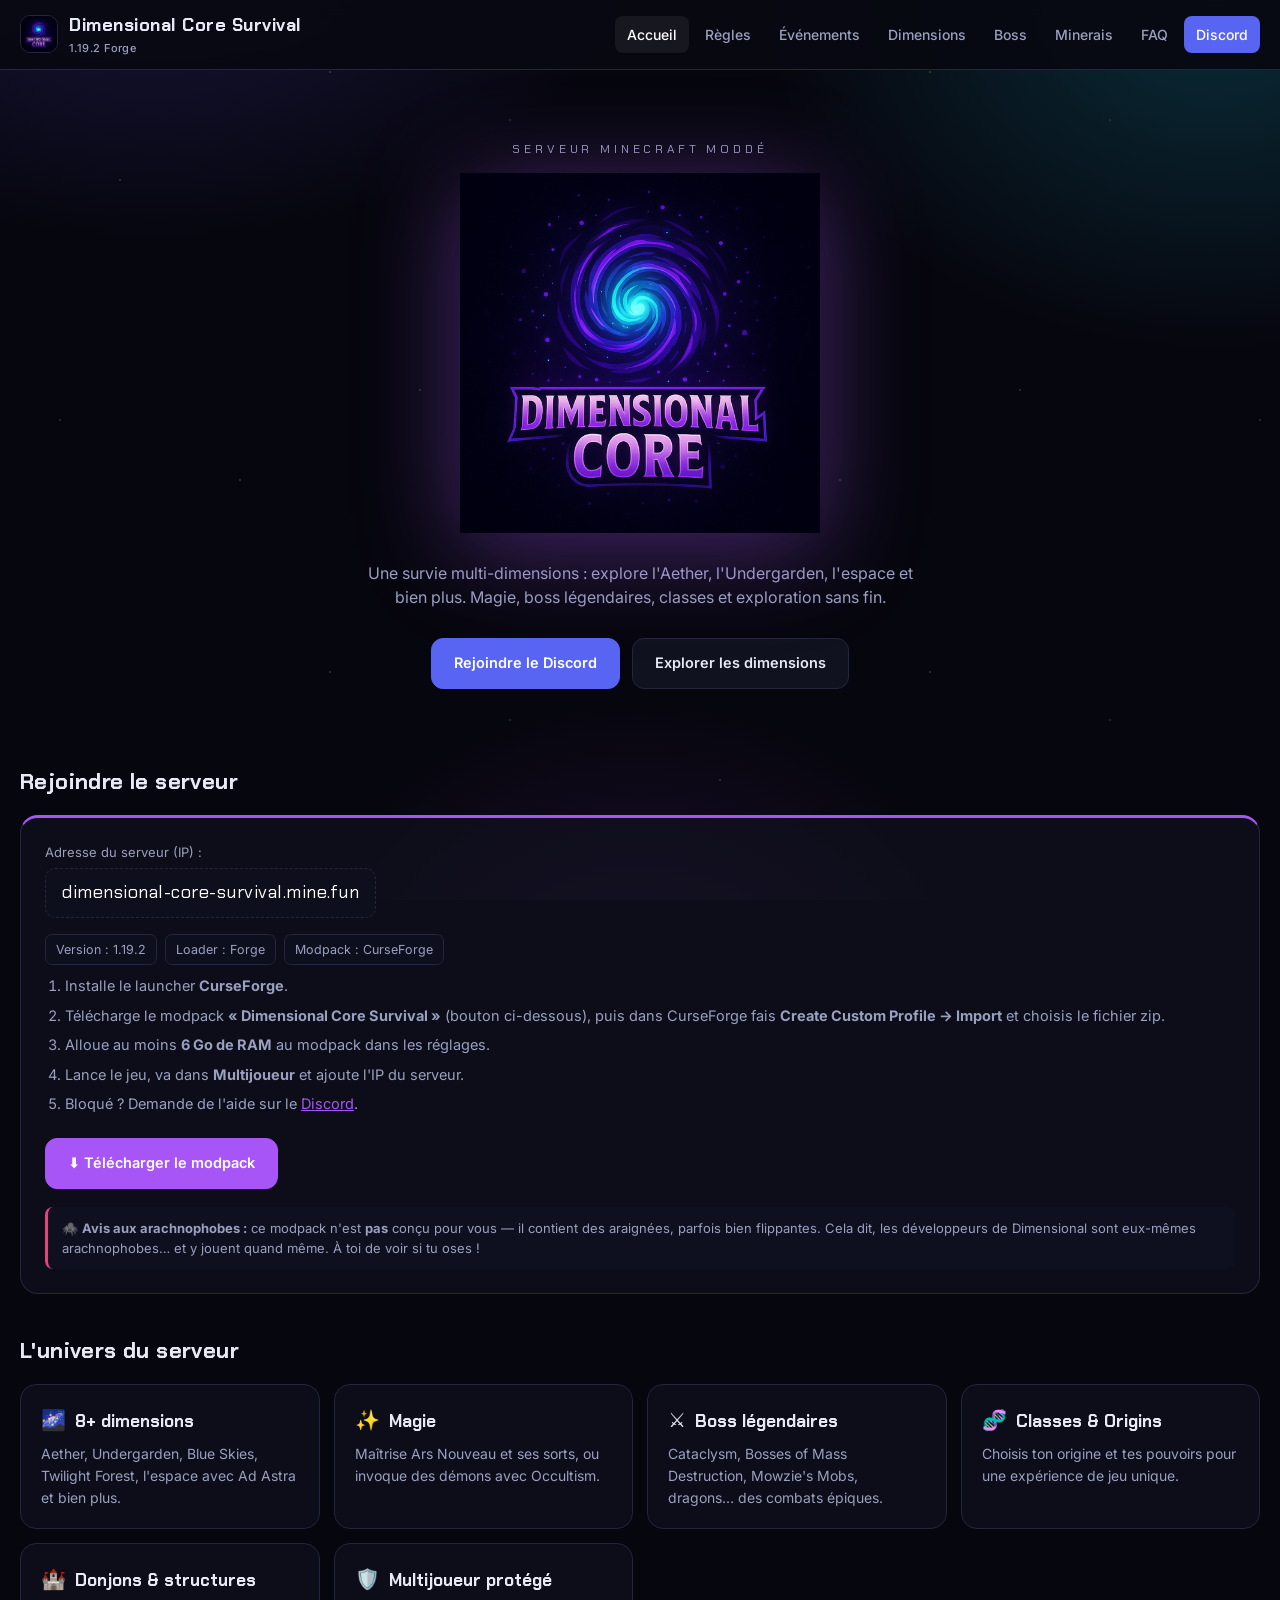
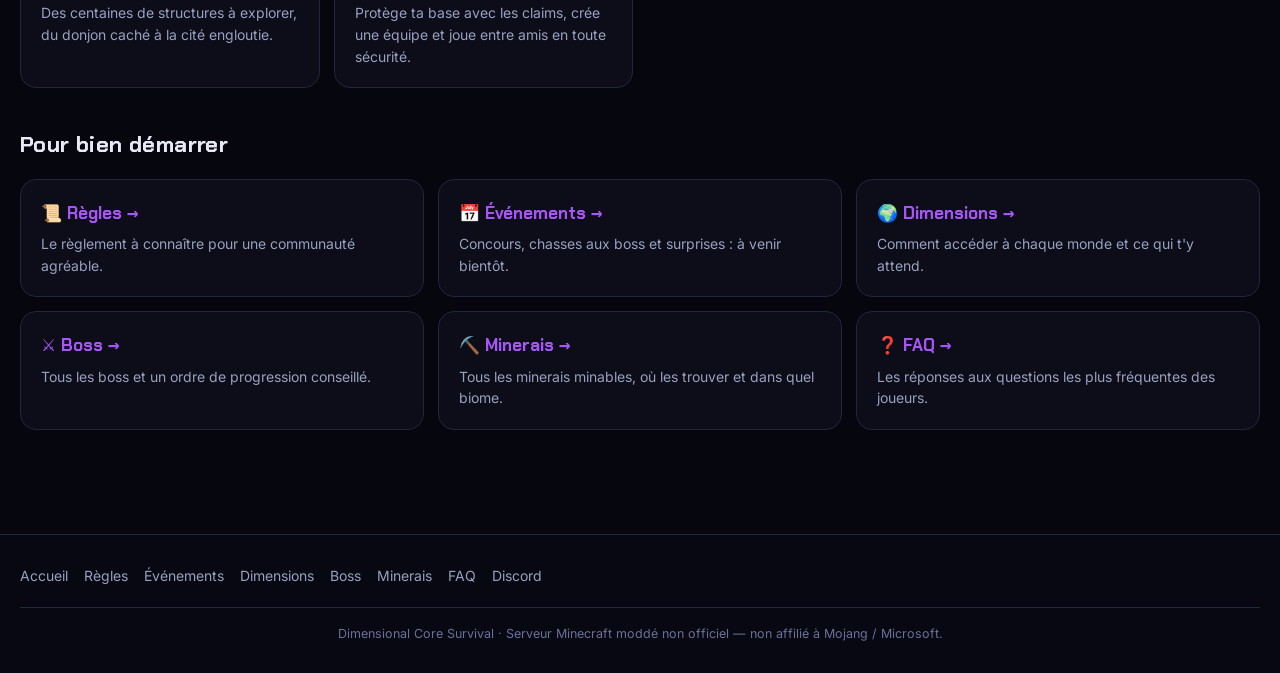
<file: index.html>
<!DOCTYPE html>
<html lang="fr">
<head>
<meta charset="UTF-8">
<meta name="viewport" content="width=device-width, initial-scale=1.0">
<title>Dimensional Core Survival — Serveur Minecraft moddé</title>
<meta name="description" content="Serveur Minecraft moddé multi-dimensions : magie, boss, exploration. Rejoins l'aventure Dimensional Core Survival.">
<link rel="preconnect" href="https://fonts.googleapis.com">
<link rel="preconnect" href="https://fonts.gstatic.com" crossorigin>
<link href="https://fonts.googleapis.com/css2?family=Chakra+Petch:wght@500;600;700&family=Inter:wght@400;500;600&display=swap" rel="stylesheet">
<link rel="icon" href="logo.png">
<link rel="stylesheet" href="style.css">
</head>
<body>
<div class="stars"></div>

<header class="site-head">
  <nav class="nav">
    <a class="brand" href="index.html"><span class="mark"><img src="logo.png" alt="Dimensional Core"></span><span>Dimensional Core Survival<small>1.19.2 Forge</small></span></a>
    <button class="burger" id="burger" aria-label="Menu"><span></span></button>
    <div class="nav-links" id="navlinks">
      <a href="index.html" class="active">Accueil</a>
      <a href="regles.html">Règles</a>
      <a href="evenements.html">Événements</a>
      <a href="dimensions.html">Dimensions</a>
      <a href="boss.html">Boss</a>
      <a href="minerais.html">Minerais</a>
      <a href="faq.html">FAQ</a>
      <a class="discord" href="https://discord.gg/F83tMfH5z" target="_blank" rel="noopener">Discord</a>
    </div>
  </nav>
</header>

<div class="wrap">

  <header class="hero">
    <div class="eyebrow">Serveur Minecraft moddé</div>
    <h1 class="hero-brand">
      <img class="hero-logo" src="logo.png" alt="Dimensional Core Survival">
    </h1>
    <p class="lead">Une survie multi-dimensions : explore l'Aether, l'Undergarden, l'espace et bien plus. Magie, boss légendaires, classes et exploration sans fin.</p>
    <div class="cta">
      <a class="btn discord" href="https://discord.gg/F83tMfH5z" target="_blank" rel="noopener">Rejoindre le Discord</a>
      <a class="btn" href="dimensions.html">Explorer les dimensions</a>
    </div>
  </header>

  <!-- REJOINDRE -->
  <section class="block" id="rejoindre">
    <h2>Rejoindre le serveur</h2>
    <div class="join">
      <p style="margin:0;color:var(--muted);font-size:13px">Adresse du serveur (IP) :</p>
      <div class="ipline">
        <span class="ipchip">dimensional-core-survival.mine.fun</span>
      </div>
      <div class="meta">
        <span>Version : 1.19.2</span>
        <span>Loader : Forge</span>
        <span>Modpack : CurseForge</span>
      </div>
      <ol class="steps">
        <li>Installe le launcher <b>CurseForge</b>.</li>
        <li>Télécharge le modpack <b>« Dimensional Core Survival »</b> (bouton ci-dessous), puis dans CurseForge fais <b>Create Custom Profile → Import</b> et choisis le fichier zip.</li>
        <li>Alloue au moins <b>6 Go de RAM</b> au modpack dans les réglages.</li>
        <li>Lance le jeu, va dans <b>Multijoueur</b> et ajoute l'IP du serveur.</li>
        <li>Bloqué ? Demande de l'aide sur le <a href="https://discord.gg/F83tMfH5z" target="_blank" rel="noopener">Discord</a>.</li>
      </ol>
      <a class="btn primary" href="modpack.zip" download="Dimensional-Core-Survival.zip" style="margin-top:16px">⬇ Télécharger le modpack</a>
      <div class="note" style="--accent:#e0457b;margin-top:18px">🕷️ <b>Avis aux arachnophobes :</b> ce modpack n'est <b>pas</b> conçu pour vous — il contient des araignées, parfois bien flippantes. Cela dit, les développeurs de Dimensional sont eux-mêmes arachnophobes… et y jouent quand même. À toi de voir si tu oses !</div>
    </div>
  </section>

  <!-- UNIVERS -->
  <section class="block">
    <h2>L'univers du serveur</h2>
    <div class="grid cols-3">
      <div class="card"><h3><span class="ic">🌌</span> 8+ dimensions</h3><p>Aether, Undergarden, Blue Skies, Twilight Forest, l'espace avec Ad Astra et bien plus.</p></div>
      <div class="card"><h3><span class="ic">✨</span> Magie</h3><p>Maîtrise Ars Nouveau et ses sorts, ou invoque des démons avec Occultism.</p></div>
      <div class="card"><h3><span class="ic">⚔️</span> Boss légendaires</h3><p>Cataclysm, Bosses of Mass Destruction, Mowzie's Mobs, dragons… des combats épiques.</p></div>
      <div class="card"><h3><span class="ic">🧬</span> Classes &amp; Origins</h3><p>Choisis ton origine et tes pouvoirs pour une expérience de jeu unique.</p></div>
      <div class="card"><h3><span class="ic">🏰</span> Donjons &amp; structures</h3><p>Des centaines de structures à explorer, du donjon caché à la cité engloutie.</p></div>
      <div class="card"><h3><span class="ic">🛡️</span> Multijoueur protégé</h3><p>Protège ta base avec les claims, crée une équipe et joue entre amis en toute sécurité.</p></div>
    </div>
  </section>

  <!-- LIENS RAPIDES -->
  <section class="block section-pad">
    <h2>Pour bien démarrer</h2>
    <div class="grid cols-2">
      <a class="card" href="regles.html" style="text-decoration:none"><h3>📜 Règles →</h3><p>Le règlement à connaître pour une communauté agréable.</p></a>
      <a class="card" href="evenements.html" style="text-decoration:none"><h3>📅 Événements →</h3><p>Concours, chasses aux boss et surprises : à venir bientôt.</p></a>
      <a class="card" href="dimensions.html" style="text-decoration:none"><h3>🌍 Dimensions →</h3><p>Comment accéder à chaque monde et ce qui t'y attend.</p></a>
      <a class="card" href="boss.html" style="text-decoration:none"><h3>⚔️ Boss →</h3><p>Tous les boss et un ordre de progression conseillé.</p></a>
      <a class="card" href="minerais.html" style="text-decoration:none"><h3>⛏️ Minerais →</h3><p>Tous les minerais minables, où les trouver et dans quel biome.</p></a>
      <a class="card" href="faq.html" style="text-decoration:none"><h3>❓ FAQ →</h3><p>Les réponses aux questions les plus fréquentes des joueurs.</p></a>
    </div>
  </section>

</div>

<footer class="site-foot">
  <div class="foot-inner">
    <div class="links">
      <a href="index.html">Accueil</a><a href="regles.html">Règles</a><a href="evenements.html">Événements</a><a href="dimensions.html">Dimensions</a><a href="boss.html">Boss</a><a href="minerais.html">Minerais</a><a href="faq.html">FAQ</a><a class="discord" href="https://discord.gg/F83tMfH5z" target="_blank" rel="noopener">Discord</a>
    </div>
    <div class="small">Dimensional Core Survival · Serveur Minecraft moddé non officiel — non affilié à Mojang / Microsoft.</div>
  </div>
</footer>

<script src="script.js"></script>
</body>
</html>
</file>
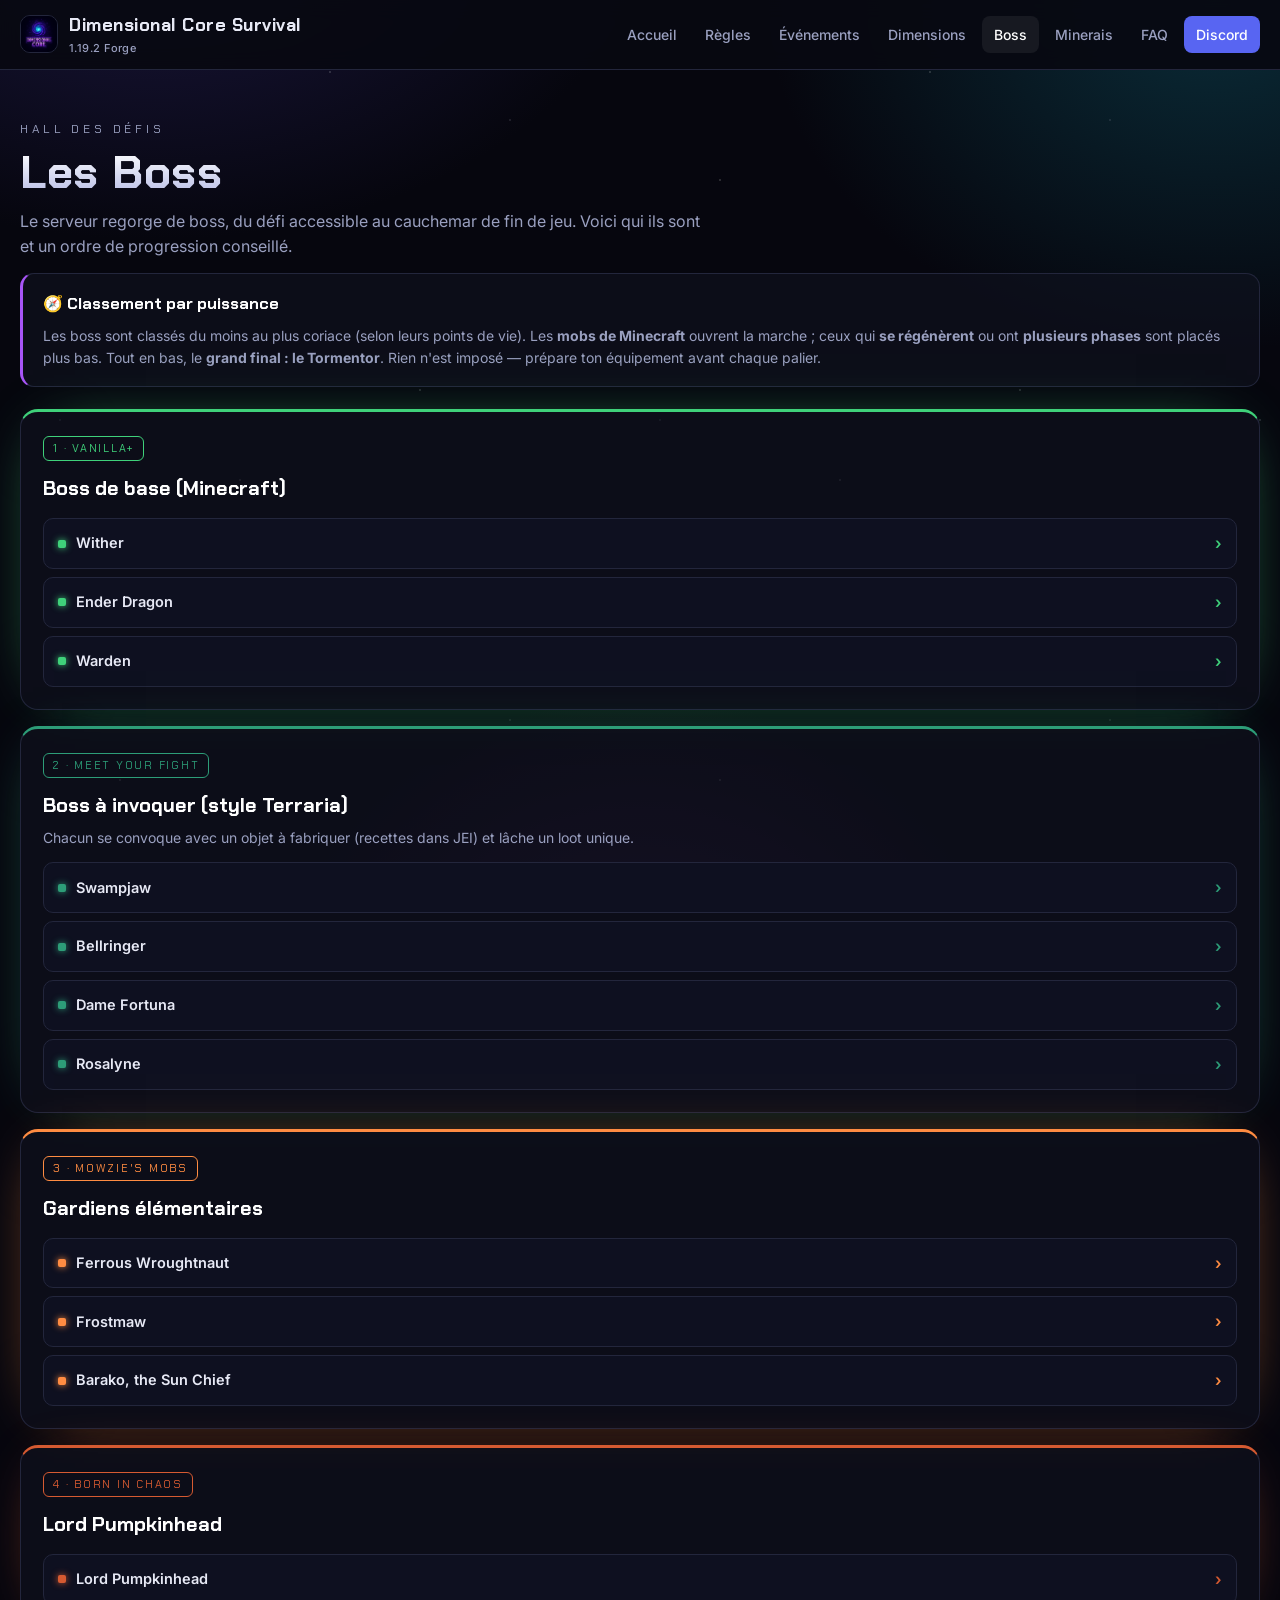
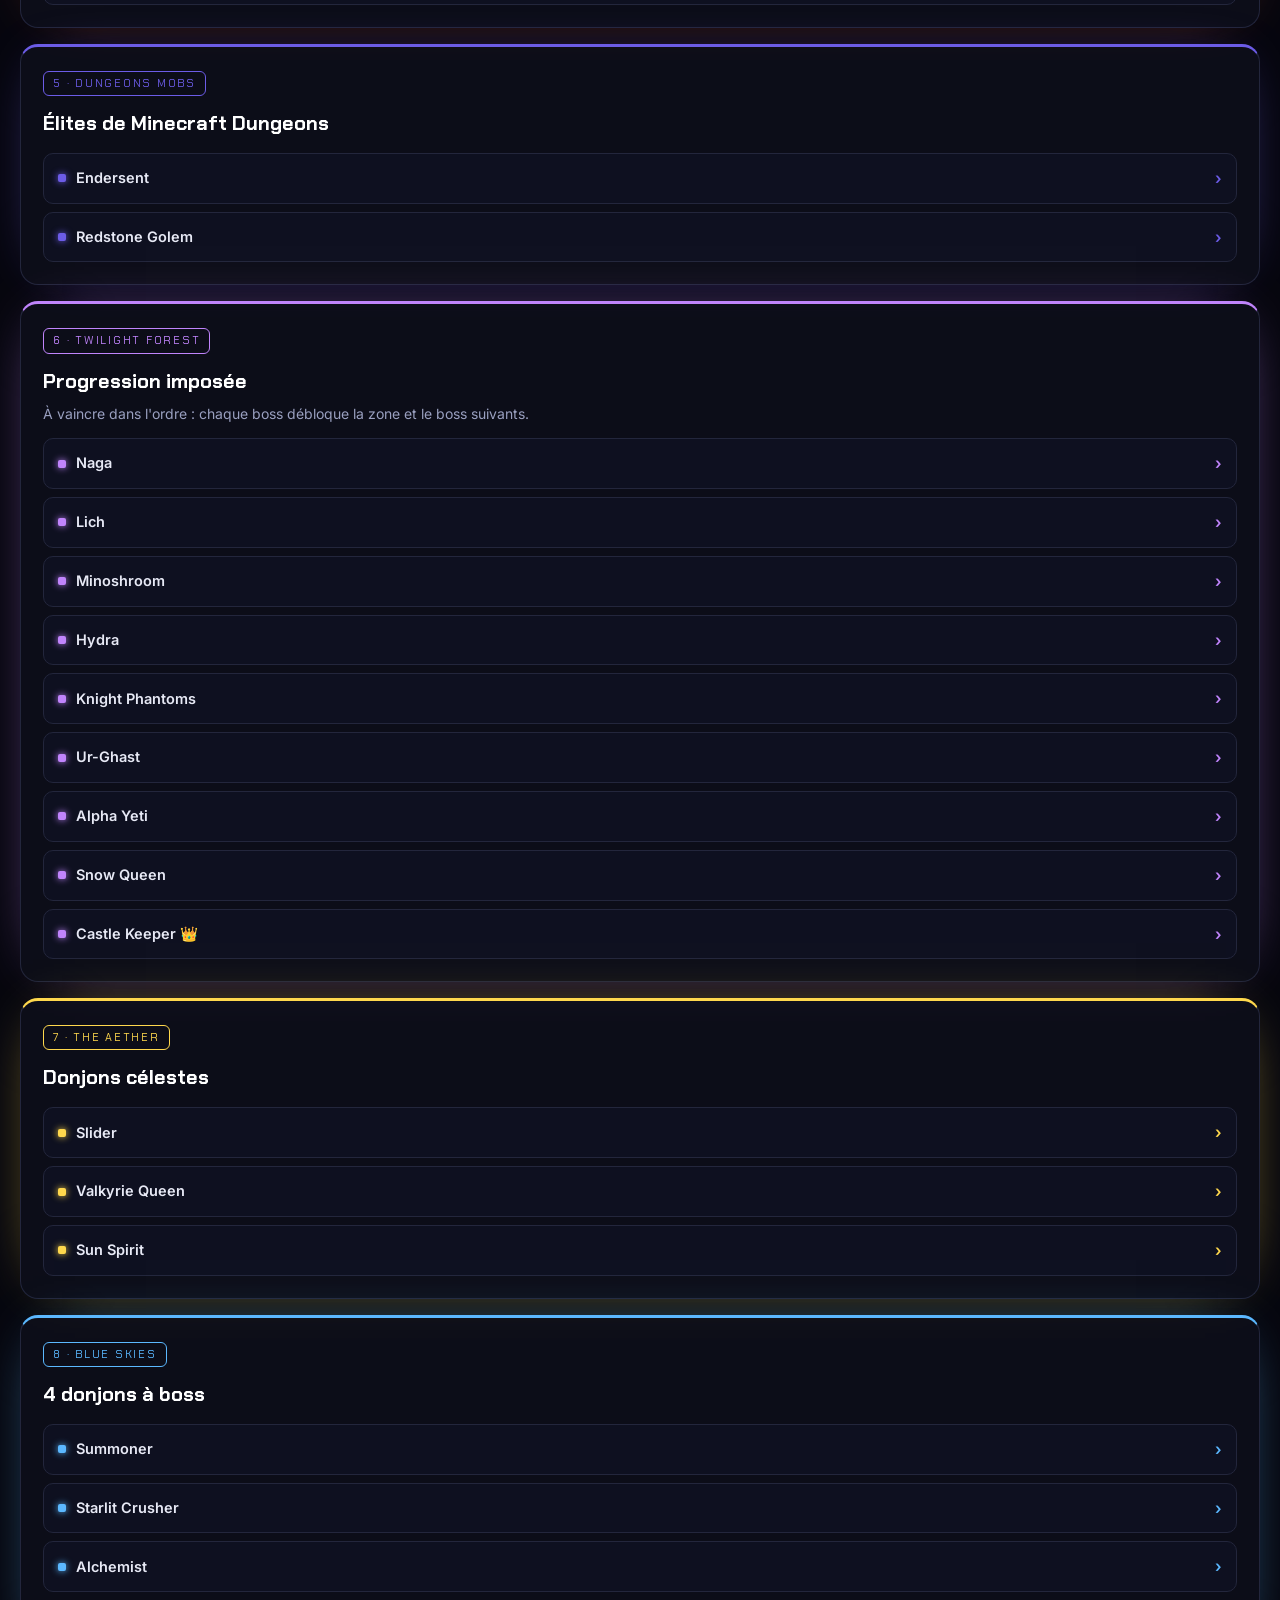
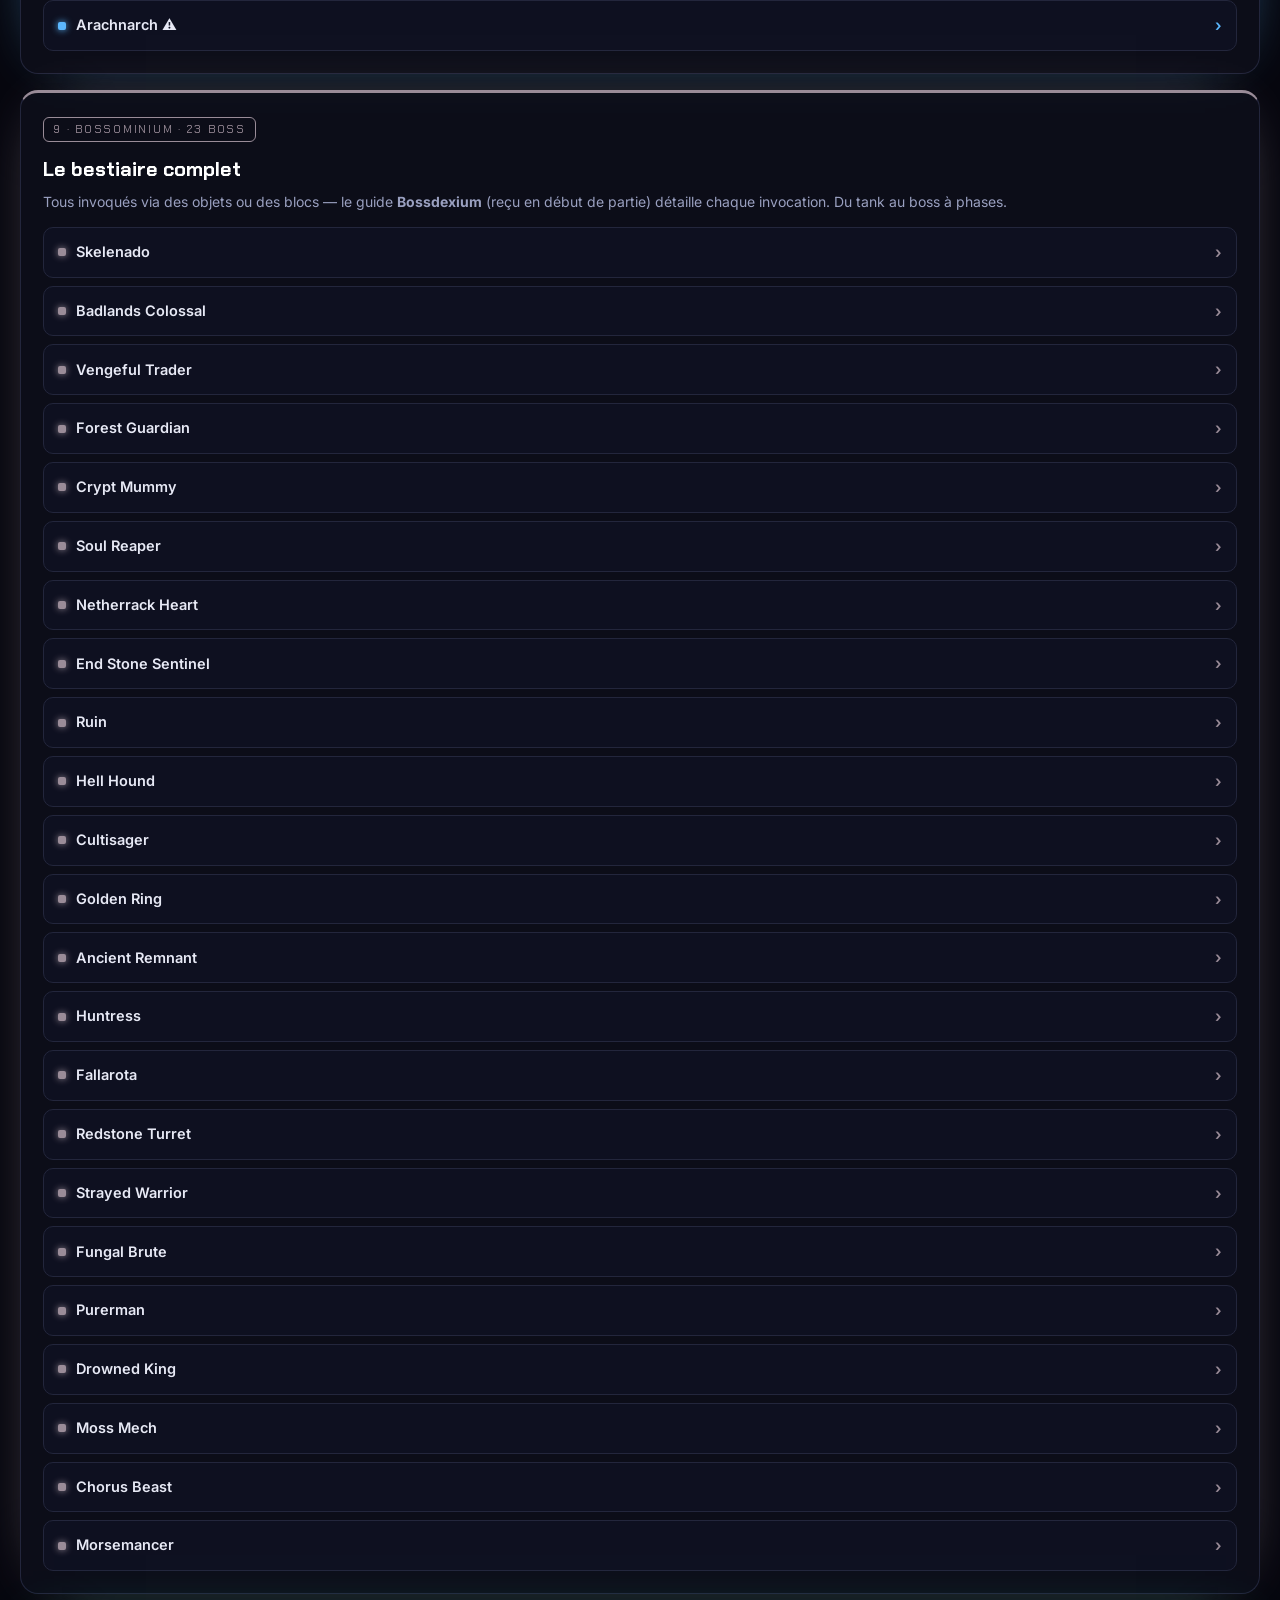
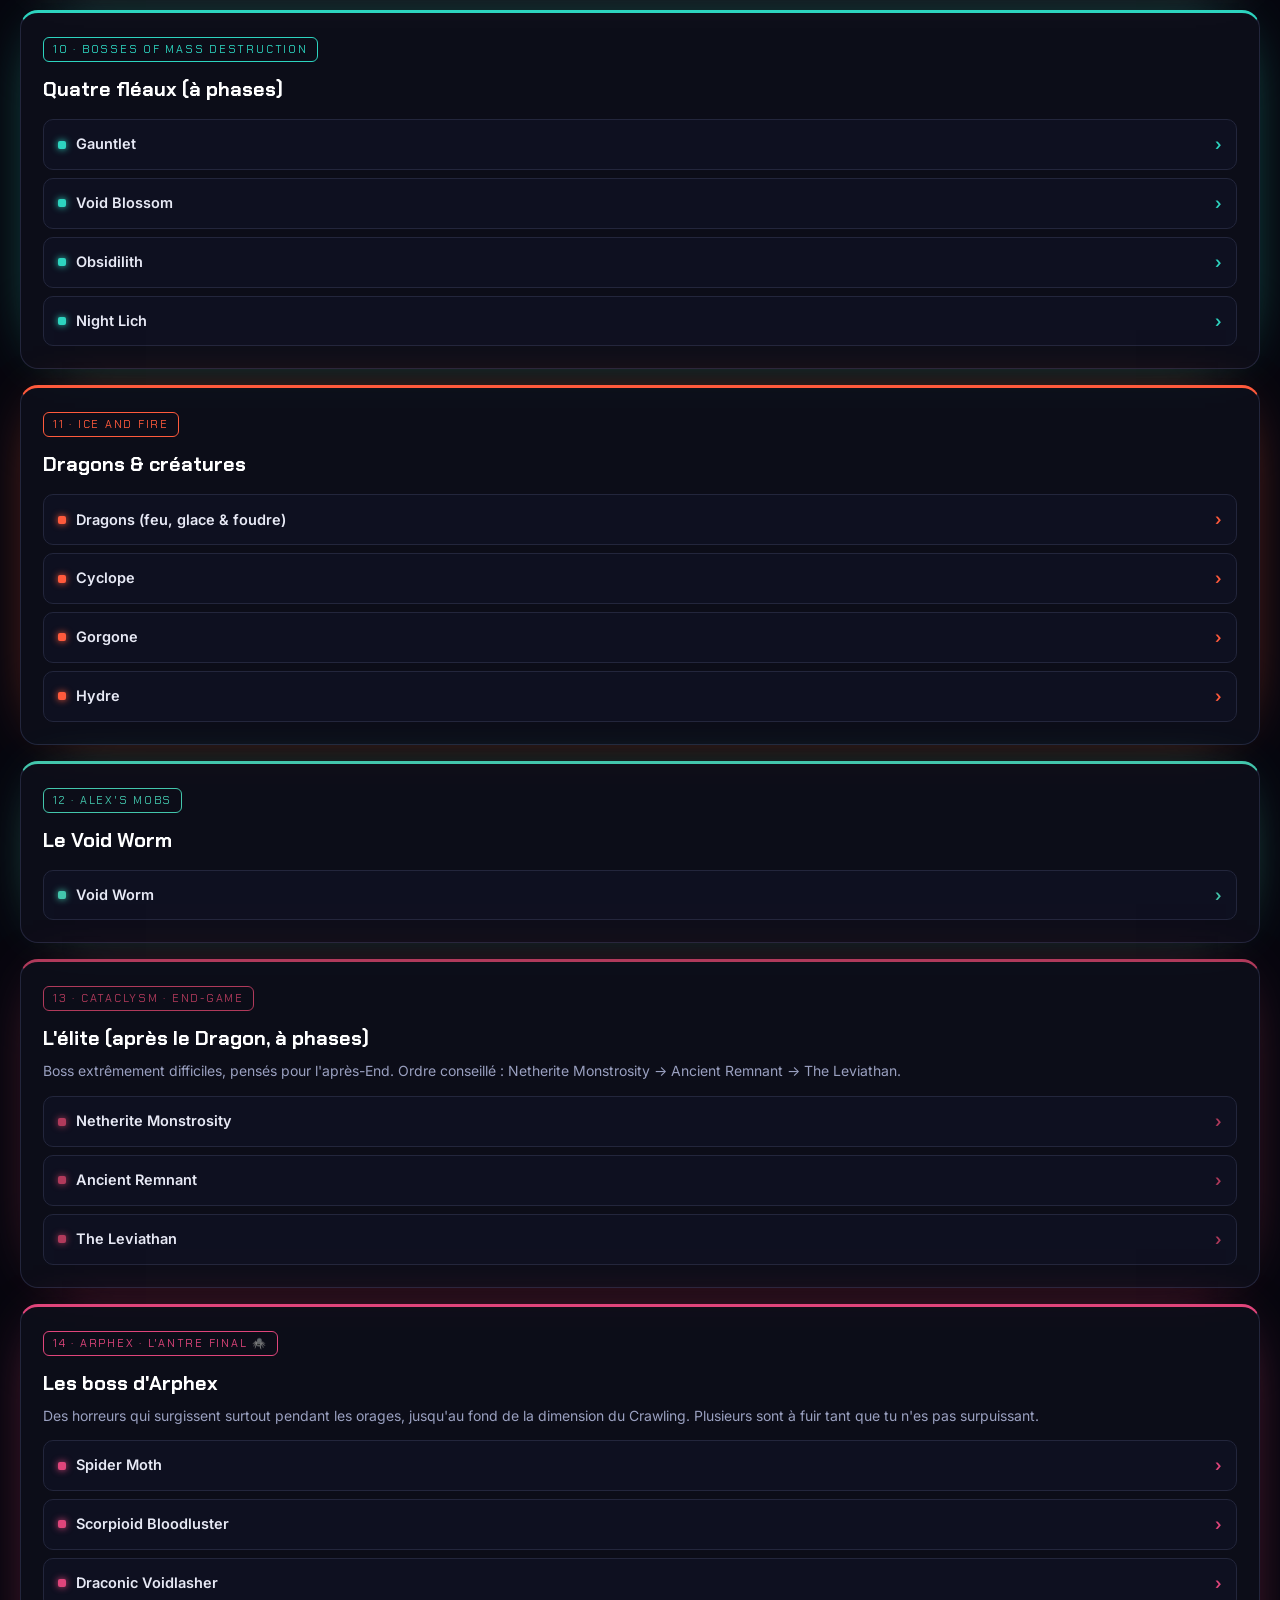
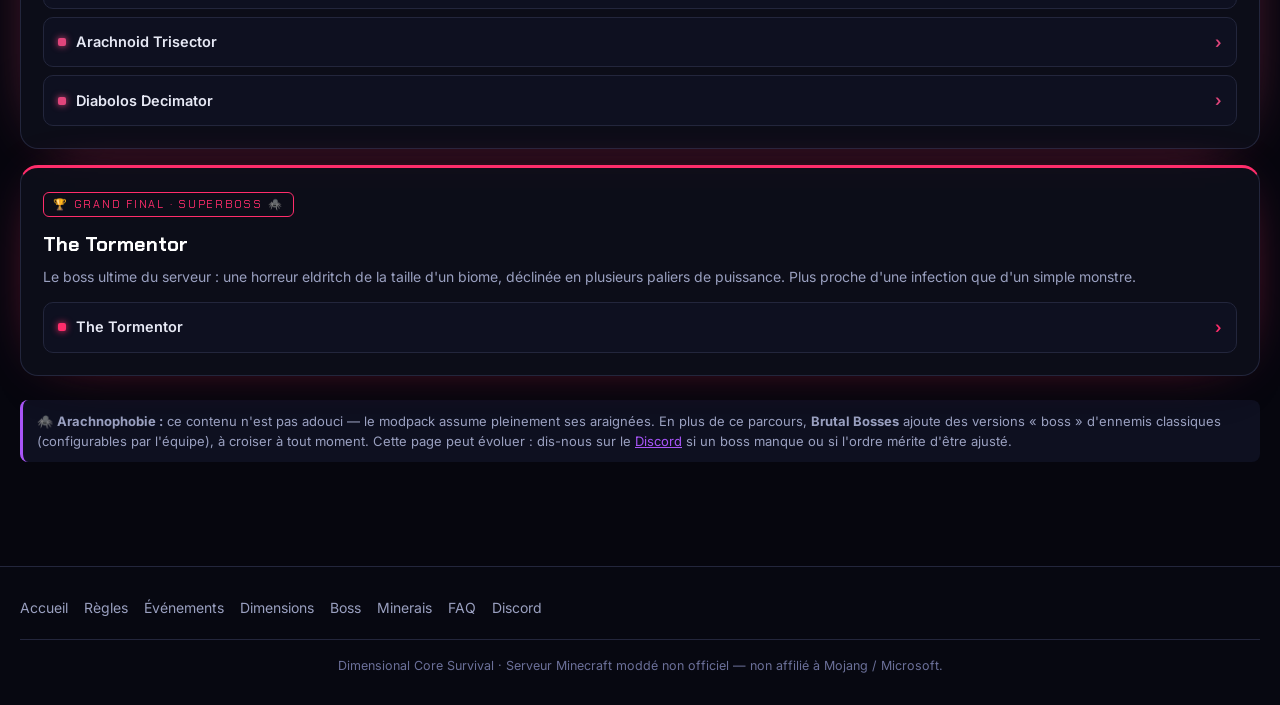
<file: boss.html>
<!DOCTYPE html>
<html lang="fr">
<head>
<meta charset="UTF-8">
<meta name="viewport" content="width=device-width, initial-scale=1.0">
<title>Boss — Dimensional Core Survival</title>
<meta name="description" content="Tous les boss du serveur et un ordre de progression conseillé : Twilight, Aether, Blue Skies, Cataclysm et plus.">
<link rel="preconnect" href="https://fonts.googleapis.com">
<link rel="preconnect" href="https://fonts.gstatic.com" crossorigin>
<link href="https://fonts.googleapis.com/css2?family=Chakra+Petch:wght@500;600;700&family=Inter:wght@400;500;600&display=swap" rel="stylesheet">
<link rel="icon" href="logo.png">
<link rel="stylesheet" href="style.css">
</head>
<body>
<div class="stars"></div>

<header class="site-head">
  <nav class="nav">
    <a class="brand" href="index.html"><span class="mark"><img src="logo.png" alt="Dimensional Core"></span><span>Dimensional Core Survival<small>1.19.2 Forge</small></span></a>
    <button class="burger" id="burger" aria-label="Menu"><span></span></button>
    <div class="nav-links" id="navlinks">
      <a href="index.html">Accueil</a>
      <a href="regles.html">Règles</a>
      <a href="evenements.html">Événements</a>
      <a href="dimensions.html">Dimensions</a>
      <a href="boss.html" class="active">Boss</a>
      <a href="minerais.html">Minerais</a>
      <a href="faq.html">FAQ</a>
      <a class="discord" href="https://discord.gg/F83tMfH5z" target="_blank" rel="noopener">Discord</a>
    </div>
  </nav>
</header>

<div class="wrap section-pad">

  <div class="page-title">
    <div class="eyebrow">Hall des défis</div>
    <h1>Les Boss</h1>
    <p>Le serveur regorge de boss, du défi accessible au cauchemar de fin de jeu. Voici qui ils sont et un ordre de progression conseillé.</p>
  </div>

  <div class="order-note">
    <h3>🧭 Classement par puissance</h3>
    <p>Les boss sont classés du moins au plus coriace (selon leurs points de vie). Les <b>mobs de Minecraft</b> ouvrent la marche ; ceux qui <b>se régénèrent</b> ou ont <b>plusieurs phases</b> sont placés plus bas. Tout en bas, le <b>grand final : le Tormentor</b>. Rien n'est imposé — prépare ton équipement avant chaque palier.</p>
  </div>

  <div class="boss-stack">

    <div class="boss-mod" style="--accent:#3fd17a">
      <span class="badge-dim">1 · Vanilla+</span>
      <h3>Boss de base (Minecraft)</h3>
      <div class="boss-drops">
        <details class="bd">
          <summary><span class="nm">Wither</span><span class="chev">›</span></summary>
          <div class="bd-body">
            <div class="bd-photo"><img src="img/wither.png" data-base="img/wither" data-ei="0" alt="Wither" loading="lazy" onerror="var e=['png','jpg','jpeg','webp'],i=(+this.dataset.ei||0)+1;if(i<e.length){this.dataset.ei=i;this.src=this.dataset.base+'.'+e[i];}else{this.parentNode.classList.add('empty');this.remove();}"></div>
            <p class="bd-how">Invocation hostile et explosive, le Wither est un crâne flottant à trois têtes que les joueurs déclenchent eux-mêmes. Forme un T avec 4 blocs de soul sand puis dépose 3 crânes de wither skeleton au sommet : à l'apparition, il se gonfle d'énergie et libère une déflagration qui pulvérise le décor — invoque-le donc à l'écart de tes coffres. En combat, il bombarde de têtes explosives et se soigne en touchant : les flèches et le tir restent efficaces de loin, l'épée pour la fin. Sa récompense, la Nether Star, est la clé des balises (beacons).</p>
          </div>
        </details>
        <details class="bd">
          <summary><span class="nm">Ender Dragon</span><span class="chev">›</span></summary>
          <div class="bd-body">
            <div class="bd-photo"><img src="img/ender-dragon.png" data-base="img/ender-dragon" data-ei="0" alt="Ender Dragon" loading="lazy" onerror="var e=['png','jpg','jpeg','webp'],i=(+this.dataset.ei||0)+1;if(i<e.length){this.dataset.ei=i;this.src=this.dataset.base+'.'+e[i];}else{this.parentNode.classList.add('empty');this.remove();}"></div>
            <p class="bd-how">Gardienne de l'End et boss final du jeu vanilla, elle ouvre tout le contenu end-game du pack. Rejoins sa dimension via un portail activé avec des Yeux de l'Ender, puis commence par détruire les cristaux perchés au sommet des piliers d'obsidienne : tant qu'ils brillent, ils la régénèrent en continu. Une fois les cristaux tombés, vise ses passages en piqué et frappe sa tête. La tuer libère l'œuf, la passerelle vers les cités de l'End et les elytras.</p>
          </div>
        </details>
        <details class="bd">
          <summary><span class="nm">Warden</span><span class="chev">›</span></summary>
          <div class="bd-body">
            <div class="bd-photo"><img src="img/warden.png" data-base="img/warden" data-ei="0" alt="Warden" loading="lazy" onerror="var e=['png','jpg','jpeg','webp'],i=(+this.dataset.ei||0)+1;if(i<e.length){this.dataset.ei=i;this.src=this.dataset.base+'.'+e[i];}else{this.parentNode.classList.add('empty');this.remove();}"></div>
            <p class="bd-how">Aveugle mais titanesque, le Warden ne voit pas — il sent. Il émerge des Ancient Cities du Deep Dark dès que tu déclenches trop de sculk shriekers, et te localise au moindre bruit ou mouvement. Ses coups tuent même en armure de netherite et son cri sonique traverse les murs : l'objectif est presque toujours de l'éviter en se déplaçant accroupi et en lançant des projectiles pour le distraire. Ce que renferme sa cité ouvre la voie vers la dimension Deeper and Darker.</p>
          </div>
        </details>
      </div>
    </div>

    <div class="boss-mod" style="--accent:#2d9d78">
      <span class="badge-dim">2 · Meet Your Fight</span>
      <h3>Boss à invoquer (style Terraria)</h3>
      <p>Chacun se convoque avec un objet à fabriquer (recettes dans JEI) et lâche un loot unique.</p>
      <div class="boss-drops">
        <details class="bd">
          <summary><span class="nm">Swampjaw</span><span class="chev">›</span></summary>
          <div class="bd-body">
            <div class="bd-photo"><img src="img/swampjaw.png" data-base="img/swampjaw" data-ei="0" alt="Swampjaw" loading="lazy" onerror="var e=['png','jpg','jpeg','webp'],i=(+this.dataset.ei||0)+1;if(i<e.length){this.dataset.ei=i;this.src=this.dataset.base+'.'+e[i];}else{this.parentNode.classList.add('empty');this.remove();}"></div>
            <p class="bd-how">Croisement de crocodile et de chauve-souris, le Swampjaw est pensé comme ton tout premier boss à invoquer. Fabrique son objet d'invocation et utilise-le dans un espace dégagé. Il alterne morsures rapides et plongeons aériens, sans réelle difficulté si tu gardes de la mobilité. Son butin te fournit un bon socle d'équipement pour aborder les boss suivants.</p>
          </div>
        </details>
        <details class="bd">
          <summary><span class="nm">Bellringer</span><span class="chev">›</span></summary>
          <div class="bd-body">
            <div class="bd-photo"><img src="img/bellringer.png" data-base="img/bellringer" data-ei="0" alt="Bellringer" loading="lazy" onerror="var e=['png','jpg','jpeg','webp'],i=(+this.dataset.ei||0)+1;if(i<e.length){this.dataset.ei=i;this.src=this.dataset.base+'.'+e[i];}else{this.parentNode.classList.add('empty');this.remove();}"></div>
            <p class="bd-how">Moine spectral au visage masqué, le Bellringer fait léviter et sonner des cloches fantômes autour de lui. Convoque-le avec son objet craftable : il téléporte ses cloches et frappe par ondes sonores. Reste mobile pour éviter ses zones et détruis les cloches qui le protègent. En récompense, il lâche des objets utilitaires, dont de quoi traverser les murs.</p>
          </div>
        </details>
        <details class="bd">
          <summary><span class="nm">Dame Fortuna</span><span class="chev">›</span></summary>
          <div class="bd-body">
            <div class="bd-photo"><img src="img/dame-fortuna.png" data-base="img/dame-fortuna" data-ei="0" alt="Dame Fortuna" loading="lazy" onerror="var e=['png','jpg','jpeg','webp'],i=(+this.dataset.ei||0)+1;if(i<e.length){this.dataset.ei=i;this.src=this.dataset.base+'.'+e[i];}else{this.parentNode.classList.add('empty');this.remove();}"></div>
            <p class="bd-how">Joueuse fantôme obsédée par le hasard, Dame Fortuna transforme le combat en roulette truquée. Invoque-la avec son objet dédié : ses attaques dépendent de tirages aléatoires, entre bénédictions et malédictions. Adapte-toi à chaque « tour » et punis-la entre deux mises. Son loot tourne autour de la chance — accessoires et armes thématiques.</p>
          </div>
        </details>
        <details class="bd">
          <summary><span class="nm">Rosalyne</span><span class="chev">›</span></summary>
          <div class="bd-body">
            <div class="bd-photo"><img src="img/rosalyne.png" data-base="img/rosalyne" data-ei="0" alt="Rosalyne" loading="lazy" onerror="var e=['png','jpg','jpeg','webp'],i=(+this.dataset.ei||0)+1;if(i<e.length){this.dataset.ei=i;this.src=this.dataset.base+'.'+e[i];}else{this.parentNode.classList.add('empty');this.remove();}"></div>
            <p class="bd-how">Lame du crépuscule et combattante la plus redoutable du mod, Rosalyne ne pardonne aucune erreur. N'invoque son objet que bien équipé : elle enchaîne combos rapides, dashes et frappes à distance. Lis ses postures pour esquiver puis riposte dans les ouvertures. Elle laisse des armes offensives puissantes et des curios de haut niveau.</p>
          </div>
        </details>
      </div>
    </div>

    <div class="boss-mod" style="--accent:#ff8c42">
      <span class="badge-dim">3 · Mowzie's Mobs</span>
      <h3>Gardiens élémentaires</h3>
      <div class="boss-drops">
        <details class="bd">
          <summary><span class="nm">Ferrous Wroughtnaut</span><span class="chev">›</span></summary>
          <div class="bd-body">
            <div class="bd-photo"><img src="img/ferrous-wroughtnaut.png" data-base="img/ferrous-wroughtnaut" data-ei="0" alt="Ferrous Wroughtnaut" loading="lazy" onerror="var e=['png','jpg','jpeg','webp'],i=(+this.dataset.ei||0)+1;if(i<e.length){this.dataset.ei=i;this.src=this.dataset.base+'.'+e[i];}else{this.parentNode.classList.add('empty');this.remove();}"></div>
            <p class="bd-how">Colosse de fer endormi depuis des siècles dans sa chambre souterraine, il brandit une hache plus grande que toi. Il s'éveille dès que tu approches ou le frappes, puis enchaîne coups lourds et charges : tourne autour de lui et frappe juste après ses attaques, jamais de face. Bien chronométré, le combat devient un pur duel de timing. C'est l'un des meilleurs premiers vrais défis du pack.</p>
          </div>
        </details>
        <details class="bd">
          <summary><span class="nm">Frostmaw</span><span class="chev">›</span></summary>
          <div class="bd-body">
            <div class="bd-photo"><img src="img/frostmaw.png" data-base="img/frostmaw" data-ei="0" alt="Frostmaw" loading="lazy" onerror="var e=['png','jpg','jpeg','webp'],i=(+this.dataset.ei||0)+1;if(i<e.length){this.dataset.ei=i;this.src=this.dataset.base+'.'+e[i];}else{this.parentNode.classList.add('empty');this.remove();}"></div>
            <p class="bd-how">Yéti géant qui hiberne au sommet des montagnes enneigées, gardien d'un coffre gelé. Provoque-le (en le frappant ou en touchant son butin) pour déclencher l'affrontement : il charge, balaie de ses griffes et crache du givre. Esquive ses ruades et frappe ses flancs entre deux assauts. Vaincu, il offre un trophée glacial et de bonnes ressources.</p>
          </div>
        </details>
        <details class="bd">
          <summary><span class="nm">Barako, the Sun Chief</span><span class="chev">›</span></summary>
          <div class="bd-body">
            <div class="bd-photo"><img src="img/barako-the-sun-chief.png" data-base="img/barako-the-sun-chief" data-ei="0" alt="Barako, the Sun Chief" loading="lazy" onerror="var e=['png','jpg','jpeg','webp'],i=(+this.dataset.ei||0)+1;if(i<e.length){this.dataset.ei=i;this.src=this.dataset.base+'.'+e[i];}else{this.parentNode.classList.add('empty');this.remove();}"></div>
            <p class="bd-how">Chef tribal trônant dans les savanes, Barako canalise la fureur du soleil. Pénètre son aire pour l'affronter : il fait pleuvoir des rayons solaires, te repousse d'ondes de choc et appelle des sbires. Brise ses gardes, esquive les zones brûlantes au sol et frappe quand il récupère. Son masque solaire très convoité est la récompense.</p>
          </div>
        </details>
      </div>
    </div>

    <div class="boss-mod" style="--accent:#d65a31">
      <span class="badge-dim">4 · Born in Chaos</span>
      <h3>Lord Pumpkinhead</h3>
      <div class="boss-drops">
        <details class="bd">
          <summary><span class="nm">Lord Pumpkinhead</span><span class="chev">›</span></summary>
          <div class="bd-body">
            <div class="bd-photo"><img src="img/lord-pumpkinhead.png" data-base="img/lord-pumpkinhead" data-ei="0" alt="Lord Pumpkinhead" loading="lazy" onerror="var e=['png','jpg','jpeg','webp'],i=(+this.dataset.ei||0)+1;if(i<e.length){this.dataset.ei=i;this.src=this.dataset.base+'.'+e[i];}else{this.parentNode.classList.add('empty');this.remove();}"></div>
            <p class="bd-how">Seigneur à tête de citrouille, c'est la figure d'Halloween cauchemardesque de Born in Chaos. Il rôde dans le monde, surtout la nuit, souvent escorté de morts-vivants à son service. En combat il alterne charges, coups de faux et invocations de sbires pour te submerger. Reste mobile, élimine ses serviteurs puis concentre-toi sur lui ; son butin a une saveur macabre bien à lui.</p>
          </div>
        </details>
      </div>
    </div>

    <div class="boss-mod" style="--accent:#6c5ce7">
      <span class="badge-dim">5 · Dungeons Mobs</span>
      <h3>Élites de Minecraft Dungeons</h3>
      <div class="boss-drops">
        <details class="bd">
          <summary><span class="nm">Endersent</span><span class="chev">›</span></summary>
          <div class="bd-body">
            <div class="bd-photo"><img src="img/endersent.png" data-base="img/endersent" data-ei="0" alt="Endersent" loading="lazy" onerror="var e=['png','jpg','jpeg','webp'],i=(+this.dataset.ei||0)+1;if(i<e.length){this.dataset.ei=i;this.src=this.dataset.base+'.'+e[i];}else{this.parentNode.classList.add('empty');this.remove();}"></div>
            <p class="bd-how">Version titanesque et corrompue de l'Enderman tirée de Minecraft Dungeons, il dépasse de loin son cousin vanilla. Il apparaît dans le monde, se téléporte sans cesse derrière toi et frappe pour des dégâts énormes capables d'entamer la meilleure armure. Garde des blocs ou des murs pour casser sa ligne de vue, et frappe juste après ses téléportations. Un adversaire nerveux qui punit la moindre seconde d'inattention.</p>
          </div>
        </details>
        <details class="bd">
          <summary><span class="nm">Redstone Golem</span><span class="chev">›</span></summary>
          <div class="bd-body">
            <div class="bd-photo"><img src="img/redstone-golem.png" data-base="img/redstone-golem" data-ei="0" alt="Redstone Golem" loading="lazy" onerror="var e=['png','jpg','jpeg','webp'],i=(+this.dataset.ei||0)+1;if(i<e.length){this.dataset.ei=i;this.src=this.dataset.base+'.'+e[i];}else{this.parentNode.classList.add('empty');this.remove();}"></div>
            <p class="bd-how">Brute de pierre animée par la redstone, c'est un mini-boss souterrain venu de Minecraft Dungeons. Lent mais massif, il martèle le sol et sème des mines qui explosent à retardement. Garde tes distances, esquive les zones minées et frappe entre ses coups lourds. Idéal pour tester ton équipement de milieu de partie.</p>
          </div>
        </details>
      </div>
    </div>

    <div class="boss-mod" style="--accent:#c084fc">
      <span class="badge-dim">6 · Twilight Forest</span>
      <h3>Progression imposée</h3>
      <p>À vaincre dans l'ordre : chaque boss débloque la zone et le boss suivants.</p>
      <div class="boss-drops">
        <details class="bd">
          <summary><span class="nm">Naga</span><span class="chev">›</span></summary>
          <div class="bd-body">
            <div class="bd-photo"><img src="img/naga.png" data-base="img/naga" data-ei="0" alt="Naga" loading="lazy" onerror="var e=['png','jpg','jpeg','webp'],i=(+this.dataset.ei||0)+1;if(i<e.length){this.dataset.ei=i;this.src=this.dataset.base+'.'+e[i];}else{this.parentNode.classList.add('empty');this.remove();}"></div>
            <p class="bd-how">Immense serpent vert, le Naga garde le seuil de toute la progression du Twilight Forest. Affronte-le dans sa Naga Courtyard : il fonce en ligne droite et brise les murets, alors sers-toi des piliers pour couper ses charges et le frapper de flanc. Patience et placement priment sur la force brute. Ses écailles servent à forger ton premier équipement Twilight.</p>
          </div>
        </details>
        <details class="bd">
          <summary><span class="nm">Lich</span><span class="chev">›</span></summary>
          <div class="bd-body">
            <div class="bd-photo"><img src="img/lich.png" data-base="img/lich" data-ei="0" alt="Lich" loading="lazy" onerror="var e=['png','jpg','jpeg','webp'],i=(+this.dataset.ei||0)+1;if(i<e.length){this.dataset.ei=i;this.src=this.dataset.base+'.'+e[i];}else{this.parentNode.classList.add('empty');this.remove();}"></div>
            <p class="bd-how">Roi-sorcier mort-vivant retranché dans la Lich Tower, c'est le deuxième palier imposé. Première phase : il lance des orbes que tu dois lui renvoyer d'un coup d'épée, tout en éliminant ses sbires. Les phases suivantes le rendent plus agressif et rapproché. Le vaincre débloque l'accès aux zones suivantes du Twilight.</p>
          </div>
        </details>
        <details class="bd">
          <summary><span class="nm">Minoshroom</span><span class="chev">›</span></summary>
          <div class="bd-body">
            <div class="bd-photo"><img src="img/minoshroom.png" data-base="img/minoshroom" data-ei="0" alt="Minoshroom" loading="lazy" onerror="var e=['png','jpg','jpeg','webp'],i=(+this.dataset.ei||0)+1;if(i<e.length){this.dataset.ei=i;this.src=this.dataset.base+'.'+e[i];}else{this.parentNode.classList.add('empty');this.remove();}"></div>
            <p class="bd-how">Minotaure-champignon tapi au centre d'un Labyrinth, sous le marais crépusculaire. Il charge tête baissée et frappe d'une hache fongique : esquive ses ruades sur les côtés et riposte pendant qu'il se remet. L'arène étroite rend le placement crucial. Sa défaite ouvre la suite de la progression.</p>
          </div>
        </details>
        <details class="bd">
          <summary><span class="nm">Hydra</span><span class="chev">›</span></summary>
          <div class="bd-body">
            <div class="bd-photo"><img src="img/hydra.png" data-base="img/hydra" data-ei="0" alt="Hydra" loading="lazy" onerror="var e=['png','jpg','jpeg','webp'],i=(+this.dataset.ei||0)+1;if(i<e.length){this.dataset.ei=i;this.src=this.dataset.base+'.'+e[i];}else{this.parentNode.classList.add('empty');this.remove();}"></div>
            <p class="bd-how">Hydre à plusieurs têtes nichée dans un Fire Swamp, c'est un véritable mur de points de vie. Chaque tête agit indépendamment : morsures, jets de feu et boules explosives pleuvent en même temps. Abrite-toi, soigne-toi entre les salves et grignote sa vie tête après tête. Long, brutal, mais spectaculaire.</p>
          </div>
        </details>
        <details class="bd">
          <summary><span class="nm">Knight Phantoms</span><span class="chev">›</span></summary>
          <div class="bd-body">
            <div class="bd-photo"><img src="img/knight-phantoms.png" data-base="img/knight-phantoms" data-ei="0" alt="Knight Phantoms" loading="lazy" onerror="var e=['png','jpg','jpeg','webp'],i=(+this.dataset.ei||0)+1;if(i<e.length){this.dataset.ei=i;this.src=this.dataset.base+'.'+e[i];}else{this.parentNode.classList.add('empty');this.remove();}"></div>
            <p class="bd-how">Trio de chevaliers fantômes hantant le Goblin Knight Stronghold, sous une Dark Forest. Ils apparaissent un par un et restent invulnérables tant qu'ils planent, lançant épées et projectiles spectraux. Frappe-les uniquement quand ils chargent au sol. Une fois tous tombés, la voie s'ouvre.</p>
          </div>
        </details>
        <details class="bd">
          <summary><span class="nm">Ur-Ghast</span><span class="chev">›</span></summary>
          <div class="bd-body">
            <div class="bd-photo"><img src="img/ur-ghast.png" data-base="img/ur-ghast" data-ei="0" alt="Ur-Ghast" loading="lazy" onerror="var e=['png','jpg','jpeg','webp'],i=(+this.dataset.ei||0)+1;if(i<e.length){this.dataset.ei=i;this.src=this.dataset.base+'.'+e[i];}else{this.parentNode.classList.add('empty');this.remove();}"></div>
            <p class="bd-how">Ghast colossal pleurant des larmes de feu, perché tout en haut d'une Dark Tower. Il bombarde de boules de feu et invoque des ghastlings ; les tourelles de la salle l'obligent à descendre quand il se soigne. Renvoie ses tirs et profite des phases basses pour le frapper. Un combat vertical et chaotique.</p>
          </div>
        </details>
        <details class="bd">
          <summary><span class="nm">Alpha Yeti</span><span class="chev">›</span></summary>
          <div class="bd-body">
            <div class="bd-photo"><img src="img/alpha-yeti.png" data-base="img/alpha-yeti" data-ei="0" alt="Alpha Yeti" loading="lazy" onerror="var e=['png','jpg','jpeg','webp'],i=(+this.dataset.ei||0)+1;if(i<e.length){this.dataset.ei=i;this.src=this.dataset.base+'.'+e[i];}else{this.parentNode.classList.add('empty');this.remove();}"></div>
            <p class="bd-how">Chef de meute des yétis, retranché dans la Yeti Lair des forêts neigeuses. Il te projette violemment contre les parois et charge dans la pièce close : coince-le dans un angle pour limiter ses ruades. Garde de la nourriture, le combat use vite. Sa fourrure ouvre l'accès au Glacier.</p>
          </div>
        </details>
        <details class="bd">
          <summary><span class="nm">Snow Queen</span><span class="chev">›</span></summary>
          <div class="bd-body">
            <div class="bd-photo"><img src="img/snow-queen.png" data-base="img/snow-queen" data-ei="0" alt="Snow Queen" loading="lazy" onerror="var e=['png','jpg','jpeg','webp'],i=(+this.dataset.ei||0)+1;if(i<e.length){this.dataset.ei=i;this.src=this.dataset.base+'.'+e[i];}else{this.parentNode.classList.add('empty');this.remove();}"></div>
            <p class="bd-how">Souveraine glaciale de l'Aurora Palace, dressée au sommet du Glacier. Elle fait tournoyer autour d'elle des blocs de glace mortels et invoque des stalactites : détruis les blocs ou esquive leur ronde, puis frappe entre deux vagues. Dernier boss « officiel » de la progression de base. Un combat de rythme et d'esquive.</p>
          </div>
        </details>
        <details class="bd">
          <summary><span class="nm">Castle Keeper 👑</span><span class="chev">›</span></summary>
          <div class="bd-body">
            <div class="bd-photo"><img src="img/castle-keeper.png" data-base="img/castle-keeper" data-ei="0" alt="Castle Keeper 👑" loading="lazy" onerror="var e=['png','jpg','jpeg','webp'],i=(+this.dataset.ei||0)+1;if(i<e.length){this.dataset.ei=i;this.src=this.dataset.base+'.'+e[i];}else{this.parentNode.classList.add('empty');this.remove();}"></div>
            <p class="bd-how">Le véritable boss final du Twilight Forest, gardien du Final Castle au bout des Thornlands — le combat que les développeurs n'avaient jamais terminé, débloqué ici grâce à Twilight Tweaks. Il t'attend dans la salle du trône du château, au terme de toute la progression. L'ultime épreuve de la dimension, réservée aux joueurs déjà aguerris contre tous les autres boss du Twilight.</p>
          </div>
        </details>
      </div>
    </div>

    <div class="boss-mod" style="--accent:#ffd84d">
      <span class="badge-dim">7 · The Aether</span>
      <h3>Donjons célestes</h3>
      <div class="boss-drops">
        <details class="bd">
          <summary><span class="nm">Slider</span><span class="chev">›</span></summary>
          <div class="bd-body">
            <div class="bd-photo"><img src="img/slider.png" data-base="img/slider" data-ei="0" alt="Slider" loading="lazy" onerror="var e=['png','jpg','jpeg','webp'],i=(+this.dataset.ei||0)+1;if(i<e.length){this.dataset.ei=i;this.src=this.dataset.base+'.'+e[i];}else{this.parentNode.classList.add('empty');this.remove();}"></div>
            <p class="bd-how">Bloc-monstre vivant du Bronze Dungeon, le Slider se précipite d'un mur à l'autre en ligne droite. Il reste immobile quelques instants entre deux ruades : c'est ta fenêtre pour le frapper, sinon esquive perpendiculairement à sa trajectoire. L'arène fermée rend chaque déplacement risqué. Premier boss céleste et bonne mise en jambe.</p>
          </div>
        </details>
        <details class="bd">
          <summary><span class="nm">Valkyrie Queen</span><span class="chev">›</span></summary>
          <div class="bd-body">
            <div class="bd-photo"><img src="img/valkyrie-queen.png" data-base="img/valkyrie-queen" data-ei="0" alt="Valkyrie Queen" loading="lazy" onerror="var e=['png','jpg','jpeg','webp'],i=(+this.dataset.ei||0)+1;if(i<e.length){this.dataset.ei=i;this.src=this.dataset.base+'.'+e[i];}else{this.parentNode.classList.add('empty');this.remove();}"></div>
            <p class="bd-how">Souveraine ailée du Silver Dungeon, entourée de sa garde de valkyries. Tu dois d'abord vaincre ses guerrières pour la provoquer, puis affronter ses coups de lance fulgurants et ses bonds. Reste agressif tout en étant prêt à esquiver ses fentes rapides. Elle accorde un précieux trophée une fois battue.</p>
          </div>
        </details>
        <details class="bd">
          <summary><span class="nm">Sun Spirit</span><span class="chev">›</span></summary>
          <div class="bd-body">
            <div class="bd-photo"><img src="img/sun-spirit.png" data-base="img/sun-spirit" data-ei="0" alt="Sun Spirit" loading="lazy" onerror="var e=['png','jpg','jpeg','webp'],i=(+this.dataset.ei||0)+1;if(i<e.length){this.dataset.ei=i;this.src=this.dataset.base+'.'+e[i];}else{this.parentNode.classList.add('empty');this.remove();}"></div>
            <p class="bd-how">Esprit de feu incandescent gardant le Gold Dungeon, dernier boss de l'Aether. Le vaincre éteint l'éternel jour de la dimension et y ramène le cycle jour/nuit. Astuce capitale : il est faible au froid — bombarde-le de boules de neige en évitant ses projectiles enflammés et le sol brûlant. Un duel élémentaire à part.</p>
          </div>
        </details>
      </div>
    </div>

    <div class="boss-mod" style="--accent:#5bb8ff">
      <span class="badge-dim">8 · Blue Skies</span>
      <h3>4 donjons à boss</h3>
      <div class="boss-drops">
        <details class="bd">
          <summary><span class="nm">Summoner</span><span class="chev">›</span></summary>
          <div class="bd-body">
            <div class="bd-photo"><img src="img/summoner.png" data-base="img/summoner" data-ei="0" alt="Summoner" loading="lazy" onerror="var e=['png','jpg','jpeg','webp'],i=(+this.dataset.ei||0)+1;if(i<e.length){this.dataset.ei=i;this.src=this.dataset.base+'.'+e[i];}else{this.parentNode.classList.add('empty');this.remove();}"></div>
            <p class="bd-how">Boss du Blinding Dungeon d'Everbright, le Summoner ne se bat presque jamais seul. Il invoque sans répit des vagues de créatures pour te submerger pendant qu'il reste à distance. Coupe ses renforts dès qu'ils apparaissent puis fonce sur lui entre deux invocations. Un combat de gestion de foule.</p>
          </div>
        </details>
        <details class="bd">
          <summary><span class="nm">Starlit Crusher</span><span class="chev">›</span></summary>
          <div class="bd-body">
            <div class="bd-photo"><img src="img/starlit-crusher.png" data-base="img/starlit-crusher" data-ei="0" alt="Starlit Crusher" loading="lazy" onerror="var e=['png','jpg','jpeg','webp'],i=(+this.dataset.ei||0)+1;if(i<e.length){this.dataset.ei=i;this.src=this.dataset.base+'.'+e[i];}else{this.parentNode.classList.add('empty');this.remove();}"></div>
            <p class="bd-how">Mastodonte du Nature Dungeon d'Everbright, il mise tout sur la puissance brute. Il charge, écrase et fait trembler le sol : reste constamment en mouvement et ne te laisse jamais acculer. Frappe ses flancs après ses gros coups. Lent à punir mais dévastateur si tu encaisses.</p>
          </div>
        </details>
        <details class="bd">
          <summary><span class="nm">Alchemist</span><span class="chev">›</span></summary>
          <div class="bd-body">
            <div class="bd-photo"><img src="img/alchemist.png" data-base="img/alchemist" data-ei="0" alt="Alchemist" loading="lazy" onerror="var e=['png','jpg','jpeg','webp'],i=(+this.dataset.ei||0)+1;if(i<e.length){this.dataset.ei=i;this.src=this.dataset.base+'.'+e[i];}else{this.parentNode.classList.add('empty');this.remove();}"></div>
            <p class="bd-how">Boss du Blinding Dungeon d'Everdawn, l'Alchemist transforme l'arène en laboratoire mortel. Il projette fioles et nuages de potions qui couvrent le sol d'effets nocifs. Surveille les zones colorées, repositionne-toi sans cesse et frappe entre deux jets. Antidotes et lait sont tes meilleurs alliés.</p>
          </div>
        </details>
        <details class="bd">
          <summary><span class="nm">Arachnarch ⚠️</span><span class="chev">›</span></summary>
          <div class="bd-body">
            <div class="bd-photo"><img src="img/arachnarch.png" data-base="img/arachnarch" data-ei="0" alt="Arachnarch ⚠️" loading="lazy" onerror="var e=['png','jpg','jpeg','webp'],i=(+this.dataset.ei||0)+1;if(i<e.length){this.dataset.ei=i;this.src=this.dataset.base+'.'+e[i];}else{this.parentNode.classList.add('empty');this.remove();}"></div>
            <p class="bd-how">Araignée géante du Poison Dungeon d'Everdawn, l'Arachnarch empoisonne et pond des nuées d'araignons. Apporte du lait et des antidotes, élimine les petites avant qu'elles ne te submergent et frappe la matriarche entre deux pontes. ⚠️ Âmes arachnophobes, vous voilà prévenues. Un combat oppressant et nerveux.</p>
          </div>
        </details>
      </div>
    </div>

    <div class="boss-mod" style="--accent:#9a8c98">
      <span class="badge-dim">9 · Bossominium · 23 boss</span>
      <h3>Le bestiaire complet</h3>
      <p>Tous invoqués via des objets ou des blocs — le guide <b>Bossdexium</b> (reçu en début de partie) détaille chaque invocation. Du tank au boss à phases.</p>
      <div class="boss-drops">
        <details class="bd">
          <summary><span class="nm">Skelenado</span><span class="chev">›</span></summary>
          <div class="bd-body">
            <div class="bd-photo"><img src="img/skelenado.png" data-base="img/skelenado" data-ei="0" alt="Skelenado" loading="lazy" onerror="var e=['png','jpg','jpeg','webp'],i=(+this.dataset.ei||0)+1;if(i<e.length){this.dataset.ei=i;this.src=this.dataset.base+'.'+e[i];}else{this.parentNode.classList.add('empty');this.remove();}"></div>
            <p class="bd-how">Tornade d'ossements tourbillonnante, le Skelenado dévie les flèches et relève des squelettes autour de lui. <b>Invocation :</b> fais marcher un Squelette sur un Skelenomicon (bloc craftable). Privilégie le corps à corps, ses sbires rendant le tir peu fiable.</p>
          </div>
        </details>
        <details class="bd">
          <summary><span class="nm">Badlands Colossal</span><span class="chev">›</span></summary>
          <div class="bd-body">
            <div class="bd-photo"><img src="img/badlands-colossal.png" data-base="img/badlands-colossal" data-ei="0" alt="Badlands Colossal" loading="lazy" onerror="var e=['png','jpg','jpeg','webp'],i=(+this.dataset.ei||0)+1;if(i<e.length){this.dataset.ei=i;this.src=this.dataset.base+'.'+e[i];}else{this.parentNode.classList.add('empty');this.remove();}"></div>
            <p class="bd-how">Géant de terre cuite surgissant des mesas, il frappe lourd et soulève la poussière. <b>Invocation :</b> pose un Badlands Core en biome Badlands et clic droit dessus avec une pomme dorée. Esquive ses coups au sol et vise ses jambes.</p>
          </div>
        </details>
        <details class="bd">
          <summary><span class="nm">Vengeful Trader</span><span class="chev">›</span></summary>
          <div class="bd-body">
            <div class="bd-photo"><img src="img/vengeful-trader.png" data-base="img/vengeful-trader" data-ei="0" alt="Vengeful Trader" loading="lazy" onerror="var e=['png','jpg','jpeg','webp'],i=(+this.dataset.ei||0)+1;if(i<e.length){this.dataset.ei=i;this.src=this.dataset.base+'.'+e[i];}else{this.parentNode.classList.add('empty');this.remove();}"></div>
            <p class="bd-how">Marchand revanchard et insaisissable qui se rend invisible pour te surprendre. <b>Invocation :</b> assemble 4 blocs d'émeraude + 1 soul sand + 1 torche d'âme. Reste mobile et frappe dès qu'il réapparaît.</p>
          </div>
        </details>
        <details class="bd">
          <summary><span class="nm">Forest Guardian</span><span class="chev">›</span></summary>
          <div class="bd-body">
            <div class="bd-photo"><img src="img/forest-guardian.png" data-base="img/forest-guardian" data-ei="0" alt="Forest Guardian" loading="lazy" onerror="var e=['png','jpg','jpeg','webp'],i=(+this.dataset.ei||0)+1;if(i<e.length){this.dataset.ei=i;this.src=this.dataset.base+'.'+e[i];}else{this.parentNode.classList.add('empty');this.remove();}"></div>
            <p class="bd-how">Colosse sylvestre qui puise sa vie dans la nature : ⚠️ il se régénère près de l'eau, attire-le donc loin des lacs et rivières. <b>Invocation :</b> Guardian Sapling + clic droit avec du Charcoal Bonemeal. Un combat d'attrition à mener sur la terre ferme.</p>
          </div>
        </details>
        <details class="bd">
          <summary><span class="nm">Crypt Mummy</span><span class="chev">›</span></summary>
          <div class="bd-body">
            <div class="bd-photo"><img src="img/crypt-mummy.png" data-base="img/crypt-mummy" data-ei="0" alt="Crypt Mummy" loading="lazy" onerror="var e=['png','jpg','jpeg','webp'],i=(+this.dataset.ei||0)+1;if(i<e.length){this.dataset.ei=i;this.src=this.dataset.base+'.'+e[i];}else{this.parentNode.classList.add('empty');this.remove();}"></div>
            <p class="bd-how">Momie millénaire libérée d'un sarcophage maudit, traînant malédictions et poussière. <b>Invocation :</b> achète un Mysterious Sarcophagus à un Clerc (Journeyman, 17 émeraudes) puis brise-le. Méfie-toi de ses effets affaiblissants.</p>
          </div>
        </details>
        <details class="bd">
          <summary><span class="nm">Soul Reaper</span><span class="chev">›</span></summary>
          <div class="bd-body">
            <div class="bd-photo"><img src="img/soul-reaper.png" data-base="img/soul-reaper" data-ei="0" alt="Soul Reaper" loading="lazy" onerror="var e=['png','jpg','jpeg','webp'],i=(+this.dataset.ei||0)+1;if(i<e.length){this.dataset.ei=i;this.src=this.dataset.base+'.'+e[i];}else{this.parentNode.classList.add('empty');this.remove();}"></div>
            <p class="bd-how">Faucheuse spectrale crachant le feu des âmes, lente mais implacable. <b>Invocation :</b> maintiens puis relâche une Soul Charge. Esquive ses flammes bleues et frappe dans son dos.</p>
          </div>
        </details>
        <details class="bd">
          <summary><span class="nm">Netherrack Heart</span><span class="chev">›</span></summary>
          <div class="bd-body">
            <div class="bd-photo"><img src="img/netherrack-heart.png" data-base="img/netherrack-heart" data-ei="0" alt="Netherrack Heart" loading="lazy" onerror="var e=['png','jpg','jpeg','webp'],i=(+this.dataset.ei||0)+1;if(i<e.length){this.dataset.ei=i;this.src=this.dataset.base+'.'+e[i];}else{this.parentNode.classList.add('empty');this.remove();}"></div>
            <p class="bd-how">Cœur monstrueux né de la chair même du Nether, qui bat au rythme de ses attaques. <b>Invocation (dans le Nether) :</b> shift + clic droit sur un villageois avec du Blood Powder. Un combat infernal, au sens propre.</p>
          </div>
        </details>
        <details class="bd">
          <summary><span class="nm">End Stone Sentinel</span><span class="chev">›</span></summary>
          <div class="bd-body">
            <div class="bd-photo"><img src="img/end-stone-sentinel.png" data-base="img/end-stone-sentinel" data-ei="0" alt="End Stone Sentinel" loading="lazy" onerror="var e=['png','jpg','jpeg','webp'],i=(+this.dataset.ei||0)+1;if(i<e.length){this.dataset.ei=i;this.src=this.dataset.base+'.'+e[i];}else{this.parentNode.classList.add('empty');this.remove();}"></div>
            <p class="bd-how">Sentinelle d'endstone qui ne s'éveille qu'après la chute de l'Ender Dragon — un boss de fin de partie. <b>Invocation :</b> Dragon Essence → Gem of Ender posé sur un End Mantle. Très résistant : viens en netherite.</p>
          </div>
        </details>
        <details class="bd">
          <summary><span class="nm">Ruin</span><span class="chev">›</span></summary>
          <div class="bd-body">
            <div class="bd-photo"><img src="img/ruin.png" data-base="img/ruin" data-ei="0" alt="Ruin" loading="lazy" onerror="var e=['png','jpg','jpeg','webp'],i=(+this.dataset.ei||0)+1;if(i<e.length){this.dataset.ei=i;this.src=this.dataset.base+'.'+e[i];}else{this.parentNode.classList.add('empty');this.remove();}"></div>
            <p class="bd-how">Golem runique gravé d'inscriptions anciennes, qui gagne une nouvelle attaque dès qu'il passe à basse vie (phase). <b>Invocation :</b> Runic Heart posé sous la pluie + clic droit avec une Runic Key. Garde des soins pour sa seconde phase.</p>
          </div>
        </details>
        <details class="bd">
          <summary><span class="nm">Hell Hound</span><span class="chev">›</span></summary>
          <div class="bd-body">
            <div class="bd-photo"><img src="img/hell-hound.png" data-base="img/hell-hound" data-ei="0" alt="Hell Hound" loading="lazy" onerror="var e=['png','jpg','jpeg','webp'],i=(+this.dataset.ei||0)+1;if(i<e.length){this.dataset.ei=i;this.src=this.dataset.base+'.'+e[i];}else{this.parentNode.classList.add('empty');this.remove();}"></div>
            <p class="bd-how">Molosse infernal aux crocs ardents qui aveugle ses proies avant de mordre. <b>Invocation :</b> applique le Nether Talisman à un loup puis nourris-le de Charred Steak. Combats à distance pour éviter sa cécité.</p>
          </div>
        </details>
        <details class="bd">
          <summary><span class="nm">Cultisager</span><span class="chev">›</span></summary>
          <div class="bd-body">
            <div class="bd-photo"><img src="img/cultisager.png" data-base="img/cultisager" data-ei="0" alt="Cultisager" loading="lazy" onerror="var e=['png','jpg','jpeg','webp'],i=(+this.dataset.ei||0)+1;if(i<e.length){this.dataset.ei=i;this.src=this.dataset.base+'.'+e[i];}else{this.parentNode.classList.add('empty');this.remove();}"></div>
            <p class="bd-how">Sage cultiste flottant porté par des ailes de vex, manipulateur d'ombres. <b>Invocation :</b> The Crorintion (fabriqué avec des Vex Wings) posé au sol. Coupe ses invocations puis cible-le.</p>
          </div>
        </details>
        <details class="bd">
          <summary><span class="nm">Golden Ring</span><span class="chev">›</span></summary>
          <div class="bd-body">
            <div class="bd-photo"><img src="img/golden-ring.png" data-base="img/golden-ring" data-ei="0" alt="Golden Ring" loading="lazy" onerror="var e=['png','jpg','jpeg','webp'],i=(+this.dataset.ei||0)+1;if(i<e.length){this.dataset.ei=i;this.src=this.dataset.base+'.'+e[i];}else{this.parentNode.classList.add('empty');this.remove();}"></div>
            <p class="bd-how">Anneau du jugement vivant qui recrache sans fin des armures dorées animées. <b>Invocation :</b> garde le Ring of Judgement dans l'inventaire en tuant un mob, puis attends 2 minutes. Détruis ses gardes avant de l'attaquer.</p>
          </div>
        </details>
        <details class="bd">
          <summary><span class="nm">Ancient Remnant</span><span class="chev">›</span></summary>
          <div class="bd-body">
            <div class="bd-photo"><img src="img/ancient-remnant-b.png" data-base="img/ancient-remnant-b" data-ei="0" alt="Ancient Remnant" loading="lazy" onerror="var e=['png','jpg','jpeg','webp'],i=(+this.dataset.ei||0)+1;if(i<e.length){this.dataset.ei=i;this.src=this.dataset.base+'.'+e[i];}else{this.parentNode.classList.add('empty');this.remove();}"></div>
            <p class="bd-how">Vestige d'une puissance antique et dévastatrice (à ne pas confondre avec l'homonyme de Cataclysm). <b>Invocation :</b> Ancient Core posé dans le Nether et activé à la redstone — il explose à l'apparition, recule bien ! Un véritable sac à PV.</p>
          </div>
        </details>
        <details class="bd">
          <summary><span class="nm">Huntress</span><span class="chev">›</span></summary>
          <div class="bd-body">
            <div class="bd-photo"><img src="img/huntress.png" data-base="img/huntress" data-ei="0" alt="Huntress" loading="lazy" onerror="var e=['png','jpg','jpeg','webp'],i=(+this.dataset.ei||0)+1;if(i<e.length){this.dataset.ei=i;this.src=this.dataset.base+'.'+e[i];}else{this.parentNode.classList.add('empty');this.remove();}"></div>
            <p class="bd-how">Chasseresse implacable de la forêt, rapide et précise à l'arc comme à la lame. <b>Invocation :</b> consomme une Trinity Apple (faite de Hearts of the Forest). Ne lui laisse jamais l'espace de te canarder.</p>
          </div>
        </details>
        <details class="bd">
          <summary><span class="nm">Fallarota</span><span class="chev">›</span></summary>
          <div class="bd-body">
            <div class="bd-photo"><img src="img/fallarota.png" data-base="img/fallarota" data-ei="0" alt="Fallarota" loading="lazy" onerror="var e=['png','jpg','jpeg','webp'],i=(+this.dataset.ei||0)+1;if(i<e.length){this.dataset.ei=i;this.src=this.dataset.base+'.'+e[i];}else{this.parentNode.classList.add('empty');this.remove();}"></div>
            <p class="bd-how">Entité née du vide et des archives oubliées, mi-spectre mi-machine. <b>Invocation :</b> saute dans le vide avec un Corrupted Core → récupère l'Archived Eye → clic droit sur de l'obsidienne pleureuse. Un boss tardif et coriace.</p>
          </div>
        </details>
        <details class="bd">
          <summary><span class="nm">Redstone Turret</span><span class="chev">›</span></summary>
          <div class="bd-body">
            <div class="bd-photo"><img src="img/redstone-turret.png" data-base="img/redstone-turret" data-ei="0" alt="Redstone Turret" loading="lazy" onerror="var e=['png','jpg','jpeg','webp'],i=(+this.dataset.ei||0)+1;if(i<e.length){this.dataset.ei=i;this.src=this.dataset.base+'.'+e[i];}else{this.parentNode.classList.add('empty');this.remove();}"></div>
            <p class="bd-how">Forteresse vivante hérissée de canons à redstone, qui te bombarde de loin. <b>Invocation :</b> active un Metallic Redstone Block à la redstone puis clic droit avec un Redstone Chip. Approche en zigzag pour éviter ses salves.</p>
          </div>
        </details>
        <details class="bd">
          <summary><span class="nm">Strayed Warrior</span><span class="chev">›</span></summary>
          <div class="bd-body">
            <div class="bd-photo"><img src="img/strayed-warrior.png" data-base="img/strayed-warrior" data-ei="0" alt="Strayed Warrior" loading="lazy" onerror="var e=['png','jpg','jpeg','webp'],i=(+this.dataset.ei||0)+1;if(i<e.length){this.dataset.ei=i;this.src=this.dataset.base+'.'+e[i];}else{this.parentNode.classList.add('empty');this.remove();}"></div>
            <p class="bd-how">Guerrier squelette égaré dans le froid, brandissant une lame ancienne. <b>Invocation :</b> forge la Strayed Sword (Ancient Hilt sur soul sand) puis clic droit sur un crâne de squelette. Un duel à l'épée nerveux.</p>
          </div>
        </details>
        <details class="bd">
          <summary><span class="nm">Fungal Brute</span><span class="chev">›</span></summary>
          <div class="bd-body">
            <div class="bd-photo"><img src="img/fungal-brute.png" data-base="img/fungal-brute" data-ei="0" alt="Fungal Brute" loading="lazy" onerror="var e=['png','jpg','jpeg','webp'],i=(+this.dataset.ei||0)+1;if(i<e.length){this.dataset.ei=i;this.src=this.dataset.base+'.'+e[i];}else{this.parentNode.classList.add('empty');this.remove();}"></div>
            <p class="bd-how">Brute fongique pestilentielle qui répand spores et infections. <b>Invocation :</b> pose un Fungal Feeder et clic droit dessus avec de la Mushroom Essence. Évite ses nuages toxiques au sol.</p>
          </div>
        </details>
        <details class="bd">
          <summary><span class="nm">Purerman</span><span class="chev">›</span></summary>
          <div class="bd-body">
            <div class="bd-photo"><img src="img/purerman.png" data-base="img/purerman" data-ei="0" alt="Purerman" loading="lazy" onerror="var e=['png','jpg','jpeg','webp'],i=(+this.dataset.ei||0)+1;if(i<e.length){this.dataset.ei=i;this.src=this.dataset.base+'.'+e[i];}else{this.parentNode.classList.add('empty');this.remove();}"></div>
            <p class="bd-how">Enderman corrompu par une purification ratée, instable et furieux. <b>Invocation :</b> clic droit sur un enderman avec un Abyssal Cleanser. Comme un enderman, ne le fixe pas trop longtemps.</p>
          </div>
        </details>
        <details class="bd">
          <summary><span class="nm">Drowned King</span><span class="chev">›</span></summary>
          <div class="bd-body">
            <div class="bd-photo"><img src="img/drowned-king.png" data-base="img/drowned-king" data-ei="0" alt="Drowned King" loading="lazy" onerror="var e=['png','jpg','jpeg','webp'],i=(+this.dataset.ei||0)+1;if(i<e.length){this.dataset.ei=i;this.src=this.dataset.base+'.'+e[i];}else{this.parentNode.classList.add('empty');this.remove();}"></div>
            <p class="bd-how">Roi des noyés couronné de corail, qui ne surgit qu'au cœur des tempêtes. <b>Invocation :</b> Heart of the King (depuis un Heart of the Sea), clic droit au sol pendant un orage. Combats sur la terre ferme pour l'avantage.</p>
          </div>
        </details>
        <details class="bd">
          <summary><span class="nm">Moss Mech</span><span class="chev">›</span></summary>
          <div class="bd-body">
            <div class="bd-photo"><img src="img/moss-mech.png" data-base="img/moss-mech" data-ei="0" alt="Moss Mech" loading="lazy" onerror="var e=['png','jpg','jpeg','webp'],i=(+this.dataset.ei||0)+1;if(i<e.length){this.dataset.ei=i;this.src=this.dataset.base+'.'+e[i];}else{this.parentNode.classList.add('empty');this.remove();}"></div>
            <p class="bd-how">Mécha ancien envahi par la mousse et la vigne, mi-nature mi-machine. <b>Invocation :</b> pose un Forgotten Helm + clic droit avec des Seeds of the Vine. Lourd et résistant, vise ses articulations.</p>
          </div>
        </details>
        <details class="bd">
          <summary><span class="nm">Chorus Beast</span><span class="chev">›</span></summary>
          <div class="bd-body">
            <div class="bd-photo"><img src="img/chorus-beast.png" data-base="img/chorus-beast" data-ei="0" alt="Chorus Beast" loading="lazy" onerror="var e=['png','jpg','jpeg','webp'],i=(+this.dataset.ei||0)+1;if(i<e.length){this.dataset.ei=i;this.src=this.dataset.base+'.'+e[i];}else{this.parentNode.classList.add('empty');this.remove();}"></div>
            <p class="bd-how">Créature du chorus tapie sur les îles de l'End, nourrie d'énergie de téléportation. <b>Invocation :</b> pose un Chorus Lure dans l'End + clic droit avec un Chorus Consumer. Méfie-toi de ses déplacements imprévisibles.</p>
          </div>
        </details>
        <details class="bd">
          <summary><span class="nm">Morsemancer</span><span class="chev">›</span></summary>
          <div class="bd-body">
            <div class="bd-photo"><img src="img/morsemancer.png" data-base="img/morsemancer" data-ei="0" alt="Morsemancer" loading="lazy" onerror="var e=['png','jpg','jpeg','webp'],i=(+this.dataset.ei||0)+1;if(i<e.length){this.dataset.ei=i;this.src=this.dataset.base+'.'+e[i];}else{this.parentNode.classList.add('empty');this.remove();}"></div>
            <p class="bd-how">Nécromancien énigmatique dont les sorts claquent comme un code morse macabre. <b>Invocation :</b> garde un Magical Core sur toi puis tue un squelette. Coupe ses invocations et lis le rythme de ses attaques.</p>
          </div>
        </details>
      </div>
    </div>

    <div class="boss-mod" style="--accent:#2dd4bf">
      <span class="badge-dim">10 · Bosses of Mass Destruction</span>
      <h3>Quatre fléaux (à phases)</h3>
      <div class="boss-drops">
        <details class="bd">
          <summary><span class="nm">Gauntlet</span><span class="chev">›</span></summary>
          <div class="bd-body">
            <div class="bd-photo"><img src="img/gauntlet.png" data-base="img/gauntlet" data-ei="0" alt="Gauntlet" loading="lazy" onerror="var e=['png','jpg','jpeg','webp'],i=(+this.dataset.ei||0)+1;if(i<e.length){this.dataset.ei=i;this.src=this.dataset.base+'.'+e[i];}else{this.parentNode.classList.add('empty');this.remove();}"></div>
            <p class="bd-how">Gantelet de pierre titanesque qui émerge du sol dans sa structure dédiée, poing dressé vers le ciel. Combat à phases : il martèle l'arène, balaie d'un revers et invoque des poings volants. Reste mobile, esquive les ondes de choc et frappe entre ses coups. Un mur de PV qui récompense la patience.</p>
          </div>
        </details>
        <details class="bd">
          <summary><span class="nm">Void Blossom</span><span class="chev">›</span></summary>
          <div class="bd-body">
            <div class="bd-photo"><img src="img/void-blossom.png" data-base="img/void-blossom" data-ei="0" alt="Void Blossom" loading="lazy" onerror="var e=['png','jpg','jpeg','webp'],i=(+this.dataset.ei||0)+1;if(i<e.length){this.dataset.ei=i;this.src=this.dataset.base+'.'+e[i];}else{this.parentNode.classList.add('empty');this.remove();}"></div>
            <p class="bd-how">Fleur carnivore colossale épanouie dans les Lush Caves, mi-végétal mi-cauchemar. Elle crache des spores empoisonnées, fait jaillir des ronces du sol et invoque des sbires végétaux à chaque phase. Détruis ses bulbes, évite les zones de spores et frappe son cœur exposé. Aussi belle que mortelle.</p>
          </div>
        </details>
        <details class="bd">
          <summary><span class="nm">Obsidilith</span><span class="chev">›</span></summary>
          <div class="bd-body">
            <div class="bd-photo"><img src="img/obsidilith.png" data-base="img/obsidilith" data-ei="0" alt="Obsidilith" loading="lazy" onerror="var e=['png','jpg','jpeg','webp'],i=(+this.dataset.ei||0)+1;if(i<e.length){this.dataset.ei=i;this.src=this.dataset.base+'.'+e[i];}else{this.parentNode.classList.add('empty');this.remove();}"></div>
            <p class="bd-how">Monolithe d'obsidienne dressé sur les îles lointaines de l'End, gravé de runes anciennes. Quatre phases distinctes, chacune introduisant un nouveau motif d'attaque (pics, vagues d'énergie, pluie de projectiles). Mémorise les schémas et adapte ton esquive à chaque palier. Un combat de lecture et de réflexes.</p>
          </div>
        </details>
        <details class="bd">
          <summary><span class="nm">Night Lich</span><span class="chev">›</span></summary>
          <div class="bd-body">
            <div class="bd-photo"><img src="img/night-lich.png" data-base="img/night-lich" data-ei="0" alt="Night Lich" loading="lazy" onerror="var e=['png','jpg','jpeg','webp'],i=(+this.dataset.ei||0)+1;if(i<e.length){this.dataset.ei=i;this.src=this.dataset.base+'.'+e[i];}else{this.parentNode.classList.add('empty');this.remove();}"></div>
            <p class="bd-how">Liche nocturne hantant un cimetière oublié, maîtresse des âmes errantes. Elle se téléporte, invoque des fantômes et lance des orbes qu'il faut lui renvoyer pour la blesser. Garde un œil sur ses portails et renvoie ses projectiles au bon moment. Un duel de timing spectral.</p>
          </div>
        </details>
      </div>
    </div>

    <div class="boss-mod" style="--accent:#ff5a3c">
      <span class="badge-dim">11 · Ice and Fire</span>
      <h3>Dragons & créatures</h3>
      <div class="boss-drops">
        <details class="bd">
          <summary><span class="nm">Dragons (feu, glace &amp; foudre)</span><span class="chev">›</span></summary>
          <div class="bd-body">
            <div class="bd-photo"><img src="img/three-dragons.png" data-base="img/three-dragons" data-ei="0" alt="Dragons (feu, glace &amp; foudre)" loading="lazy" onerror="var e=['png','jpg','jpeg','webp'],i=(+this.dataset.ei||0)+1;if(i<e.length){this.dataset.ei=i;this.src=this.dataset.base+'.'+e[i];}else{this.parentNode.classList.add('empty');this.remove();}"></div>
            <p class="bd-how">Les trois grands dragons d'Ice and Fire — de <b>feu</b>, de <b>glace</b> et de <b>foudre</b> — dorment sur des montagnes de trésors dans leurs antres (biomes chauds, enneigés, secs/savanes selon l'espèce). Leur taille et leurs PV grimpent avec l'âge, du minuscule wyrmling au titan ailé qui rase des villages entiers de son souffle. Ils volent, incendient (ou gèlent, ou foudroient) et fondent en piqué : affronte-les avec balistes, armure lourde et beaucoup de prudence. Apprivoisés jeunes, ils deviennent en revanche des montures de guerre redoutables — l'un des plus gros objectifs du pack.</p>
          </div>
        </details>
        <details class="bd">
          <summary><span class="nm">Cyclope</span><span class="chev">›</span></summary>
          <div class="bd-body">
            <div class="bd-photo"><img src="img/cyclope.png" data-base="img/cyclope" data-ei="0" alt="Cyclope" loading="lazy" onerror="var e=['png','jpg','jpeg','webp'],i=(+this.dataset.ei||0)+1;if(i<e.length){this.dataset.ei=i;this.src=this.dataset.base+'.'+e[i];}else{this.parentNode.classList.add('empty');this.remove();}"></div>
            <p class="bd-how">Géant borgne et affamé tapi dans les grottes côtières, le Cyclope dévore tout ce qui passe à portée. Vise son œil unique pour l'aveugler et le faire tituber, puis enchaîne sur ses jambes. Gare à sa main : il peut t'attraper et te porter à sa bouche. Un combat de placement et de nerfs.</p>
          </div>
        </details>
        <details class="bd">
          <summary><span class="nm">Gorgone</span><span class="chev">›</span></summary>
          <div class="bd-body">
            <div class="bd-photo"><img src="img/gorgone.png" data-base="img/gorgone" data-ei="0" alt="Gorgone" loading="lazy" onerror="var e=['png','jpg','jpeg','webp'],i=(+this.dataset.ei||0)+1;if(i<e.length){this.dataset.ei=i;this.src=this.dataset.base+'.'+e[i];}else{this.parentNode.classList.add('empty');this.remove();}"></div>
            <p class="bd-how">Créature-serpent dont le simple regard pétrifie en statue de pierre. Affronte-la dans son temple en détournant la caméra de ses yeux, à l'aveugle ou par les reflets. Sa tête tranchée se conserve comme une arme dévastatrice. Un boss aussi mythologique que retors.</p>
          </div>
        </details>
        <details class="bd">
          <summary><span class="nm">Hydre</span><span class="chev">›</span></summary>
          <div class="bd-body">
            <div class="bd-photo"><img src="img/hydre.png" data-base="img/hydre" data-ei="0" alt="Hydre" loading="lazy" onerror="var e=['png','jpg','jpeg','webp'],i=(+this.dataset.ei||0)+1;if(i<e.length){this.dataset.ei=i;this.src=this.dataset.base+'.'+e[i];}else{this.parentNode.classList.add('empty');this.remove();}"></div>
            <p class="bd-how">Hydre à trois têtes nichée au fond des marais, crachant feu et venin. Chaque tête attaque de son côté, ce qui en fait un mur de PV difficile à gérer seul. Abrite-toi des souffles, soigne-toi entre les salves et concentre tes coups tête par tête. Endurance et patience obligatoires.</p>
          </div>
        </details>
      </div>
    </div>

    <div class="boss-mod" style="--accent:#43c6ac">
      <span class="badge-dim">12 · Alex's Mobs</span>
      <h3>Le Void Worm</h3>
      <div class="boss-drops">
        <details class="bd">
          <summary><span class="nm">Void Worm</span><span class="chev">›</span></summary>
          <div class="bd-body">
            <div class="bd-photo"><img src="img/void-worm.png" data-base="img/void-worm" data-ei="0" alt="Void Worm" loading="lazy" onerror="var e=['png','jpg','jpeg','webp'],i=(+this.dataset.ei||0)+1;if(i<e.length){this.dataset.ei=i;this.src=this.dataset.base+'.'+e[i];}else{this.parentNode.classList.add('empty');this.remove();}"></div>
            <p class="bd-how">Ver interdimensionnel colossal qui nage dans le vide même de l'End, c'est l'un des monstres les plus impressionnants du pack. <b>Invocation :</b> jette un Mysterious Worm dans le vide de l'End. Son corps segmenté ondule à travers blocs et espace, te poursuivant en piqué : le combat est aérien, vertical et chaotique. Garde blocs et elytras, et vise sa tête entre deux plongeons.</p>
          </div>
        </details>
      </div>
    </div>

    <div class="boss-mod" style="--accent:#b03a5b">
      <span class="badge-dim">13 · Cataclysm · End-game</span>
      <h3>L'élite (après le Dragon, à phases)</h3>
      <p>Boss extrêmement difficiles, pensés pour l'après-End. Ordre conseillé : Netherite Monstrosity → Ancient Remnant → The Leviathan.</p>
      <div class="boss-drops">
        <details class="bd">
          <summary><span class="nm">Netherite Monstrosity</span><span class="chev">›</span></summary>
          <div class="bd-body">
            <div class="bd-photo"><img src="img/netherite-monstrosity.png" data-base="img/netherite-monstrosity" data-ei="0" alt="Netherite Monstrosity" loading="lazy" onerror="var e=['png','jpg','jpeg','webp'],i=(+this.dataset.ei||0)+1;if(i<e.length){this.dataset.ei=i;this.src=this.dataset.base+'.'+e[i];}else{this.parentNode.classList.add('empty');this.remove();}"></div>
            <p class="bd-how">Amas de netherite en fusion forgé dans la Soul Forge du Nether, c'est un char d'assaut vivant. Lourdement blindé, il écrase tout au corps à corps et déclenche des ondes sismiques. Joue impérativement la distance, esquive ses charges et grignote sa vie immense. L'un des premiers boss end-game de Cataclysm.</p>
          </div>
        </details>
        <details class="bd">
          <summary><span class="nm">Ancient Remnant</span><span class="chev">›</span></summary>
          <div class="bd-body">
            <div class="bd-photo"><img src="img/ancient-remnant.png" data-base="img/ancient-remnant" data-ei="0" alt="Ancient Remnant" loading="lazy" onerror="var e=['png','jpg','jpeg','webp'],i=(+this.dataset.ei||0)+1;if(i<e.length){this.dataset.ei=i;this.src=this.dataset.base+'.'+e[i];}else{this.parentNode.classList.add('empty');this.remove();}"></div>
            <p class="bd-how">Golem antique scellé au fond d'une Cursed Pyramid du désert, gardien d'un secret oublié. Très haute vie et coups qui te projettent au loin : c'est un combat d'endurance où la mobilité prime. Use-le patiemment sans jamais rester collé. Sa drop figure parmi les plus convoitées de Cataclysm.</p>
          </div>
        </details>
        <details class="bd">
          <summary><span class="nm">The Leviathan</span><span class="chev">›</span></summary>
          <div class="bd-body">
            <div class="bd-photo"><img src="img/the-leviathan.png" data-base="img/the-leviathan" data-ei="0" alt="The Leviathan" loading="lazy" onerror="var e=['png','jpg','jpeg','webp'],i=(+this.dataset.ei||0)+1;if(i<e.length){this.dataset.ei=i;this.src=this.dataset.base+'.'+e[i];}else{this.parentNode.classList.add('empty');this.remove();}"></div>
            <p class="bd-how">Béhémoth marin endormi dans une Sunken City engloutie, immense créature des abysses. L'affrontement se déroule sous l'eau, ajoutant la gestion de l'air et de la mobilité à la difficulté : potions de respiration aquatique et de vision nocturne sont indispensables. Esquive ses charges et ses morsures dans les ruines. Un des sommets de l'end-game.</p>
          </div>
        </details>
      </div>
    </div>

    <div class="boss-mod" style="--accent:#e0457b">
      <span class="badge-dim">14 · Arphex · l'antre final 🕷️</span>
      <h3>Les boss d'Arphex</h3>
      <p>Des horreurs qui surgissent surtout pendant les orages, jusqu'au fond de la dimension du Crawling. Plusieurs sont à fuir tant que tu n'es pas surpuissant.</p>
      <div class="boss-drops">
        <details class="bd">
          <summary><span class="nm">Spider Moth</span><span class="chev">›</span></summary>
          <div class="bd-body">
            <div class="bd-photo"><img src="img/spider-moth.png" data-base="img/spider-moth" data-ei="0" alt="Spider Moth" loading="lazy" onerror="var e=['png','jpg','jpeg','webp'],i=(+this.dataset.ei||0)+1;if(i<e.length){this.dataset.ei=i;this.src=this.dataset.base+'.'+e[i];}else{this.parentNode.classList.add('empty');this.remove();}"></div>
            <p class="bd-how">Hybride cauchemardesque inspiré du Mothman, le Spider Moth surgit dans l'Overworld pendant les orages. C'est le premier seuil de la terreur d'Arphex : il vole, fond sur toi et te désoriente. Affronte-le en terrain dégagé une fois bien équipé. Le vaincre est l'une des étapes vers le Tormentor.</p>
          </div>
        </details>
        <details class="bd">
          <summary><span class="nm">Scorpioid Bloodluster</span><span class="chev">›</span></summary>
          <div class="bd-body">
            <div class="bd-photo"><img src="img/scorpioid-bloodluster.png" data-base="img/scorpioid-bloodluster" data-ei="0" alt="Scorpioid Bloodluster" loading="lazy" onerror="var e=['png','jpg','jpeg','webp'],i=(+this.dataset.ei||0)+1;if(i<e.length){this.dataset.ei=i;this.src=this.dataset.base+'.'+e[i];}else{this.parentNode.classList.add('empty');this.remove();}"></div>
            <p class="bd-how">Entité volante démoniaque, croisement de scorpion et de moustique, assoiffée de sang. Elle traque les joueurs dans le Nether lors des cycles pluie + orage, fondant en piqué pour drainer la vie. Reste à couvert et frappe entre ses passages. Une horreur rapide et insistante.</p>
          </div>
        </details>
        <details class="bd">
          <summary><span class="nm">Draconic Voidlasher</span><span class="chev">›</span></summary>
          <div class="bd-body">
            <div class="bd-photo"><img src="img/draconic-voidlasher.png" data-base="img/draconic-voidlasher" data-ei="0" alt="Draconic Voidlasher" loading="lazy" onerror="var e=['png','jpg','jpeg','webp'],i=(+this.dataset.ei||0)+1;if(i<e.length){this.dataset.ei=i;this.src=this.dataset.base+'.'+e[i];}else{this.parentNode.classList.add('empty');this.remove();}"></div>
            <p class="bd-how">Démon télékinésiste de l'End qui te poursuit en se téléportant sans relâche, lors des cycles pluie + orage. Il manie le vide comme un fouet et projette des objets à distance. Casse ses lignes de vue et anticipe ses réapparitions. Un adversaire imprévisible et mortel.</p>
          </div>
        </details>
        <details class="bd">
          <summary><span class="nm">Arachnoid Trisector</span><span class="chev">›</span></summary>
          <div class="bd-body">
            <div class="bd-photo"><img src="img/arachnoid-trisector.png" data-base="img/arachnoid-trisector" data-ei="0" alt="Arachnoid Trisector" loading="lazy" onerror="var e=['png','jpg','jpeg','webp'],i=(+this.dataset.ei||0)+1;if(i<e.length){this.dataset.ei=i;this.src=this.dataset.base+'.'+e[i];}else{this.parentNode.classList.add('empty');this.remove();}"></div>
            <p class="bd-how">Horreur rare des étages 2 et 4 du Crawling, capable de manipuler le temps lui-même — ralentissant tes gestes ou accélérant les siens. Dangereuse à n'importe quel stade de l'aventure, elle punit la moindre hésitation. Ne la cherche pas avant d'être surpuissant. L'un des gardiens du tréfonds d'Arphex.</p>
          </div>
        </details>
        <details class="bd">
          <summary><span class="nm">Diabolos Decimator</span><span class="chev">›</span></summary>
          <div class="bd-body">
            <div class="bd-photo"><img src="img/diabolos-decimator.png" data-base="img/diabolos-decimator" data-ei="0" alt="Diabolos Decimator" loading="lazy" onerror="var e=['png','jpg','jpeg','webp'],i=(+this.dataset.ei||0)+1;if(i<e.length){this.dataset.ei=i;this.src=this.dataset.base+'.'+e[i];}else{this.parentNode.classList.add('empty');this.remove();}"></div>
            <p class="bd-how">Seigneur démon aux pouvoirs cosmiques, tapi aux étages 3 et 4 du Crawling. Il déchaîne des attaques d'une ampleur dévastatrice et représente la pire menace juste avant le Tormentor. Seuls les joueurs au sommet de leur équipement peuvent l'espérer. Le dernier rempart avant le superboss.</p>
          </div>
        </details>
      </div>
    </div>

    <div class="boss-mod" style="--accent:#ff2d6b">
      <span class="badge-dim">🏆 GRAND FINAL · SUPERBOSS 🕷️</span>
      <h3>The Tormentor</h3>
      <p>Le boss ultime du serveur : une horreur eldritch de la taille d'un biome, déclinée en plusieurs paliers de puissance. Plus proche d'une infection que d'un simple monstre.</p>
      <div class="boss-drops">
        <details class="bd">
          <summary><span class="nm">The Tormentor</span><span class="chev">›</span></summary>
          <div class="bd-body">
            <div class="bd-photo"><img src="img/the-tormentor.png" data-base="img/the-tormentor" data-ei="0" alt="The Tormentor" loading="lazy" onerror="var e=['png','jpg','jpeg','webp'],i=(+this.dataset.ei||0)+1;if(i<e.length){this.dataset.ei=i;this.src=this.dataset.base+'.'+e[i];}else{this.parentNode.classList.add('empty');this.remove();}"></div>
            <p class="bd-how"><b>Activation :</b> soit en tuant les 3 premiers boss d'Arphex (Spider Moth, Scorpioid, Voidlasher) puis en croisant une version initiale dans l'Overworld, soit via un autel à l'étage le plus bas du Crawling.<br><b>Le sceller :</b> sa cible principale jette un « Bane of the Darkness » dans un portail du Crawling.<br><b>Le vaincre :</b> possible mais extrême — les armes à distance les plus puissantes d'Arphex, au bout d'un combat de plusieurs jours.</p>
          </div>
        </details>
      </div>
    </div>

  </div>

  <div class="note" style="--accent:var(--gold);margin-top:24px">
    🕷️ <b>Arachnophobie :</b> ce contenu n'est pas adouci — le modpack assume pleinement ses araignées. En plus de ce parcours, <b>Brutal Bosses</b> ajoute des versions « boss » d'ennemis classiques (configurables par l'équipe), à croiser à tout moment. Cette page peut évoluer : dis-nous sur le <a href="https://discord.gg/F83tMfH5z" target="_blank" rel="noopener">Discord</a> si un boss manque ou si l'ordre mérite d'être ajusté.
  </div>

</div>

<footer class="site-foot">
  <div class="foot-inner">
    <div class="links">
      <a href="index.html">Accueil</a><a href="regles.html">Règles</a><a href="evenements.html">Événements</a><a href="dimensions.html">Dimensions</a><a href="boss.html">Boss</a><a href="minerais.html">Minerais</a><a href="faq.html">FAQ</a><a class="discord" href="https://discord.gg/F83tMfH5z" target="_blank" rel="noopener">Discord</a>
    </div>
    <div class="small">Dimensional Core Survival · Serveur Minecraft moddé non officiel — non affilié à Mojang / Microsoft.</div>
  </div>
</footer>

<script src="script.js"></script>
</body>
</html>
</file>
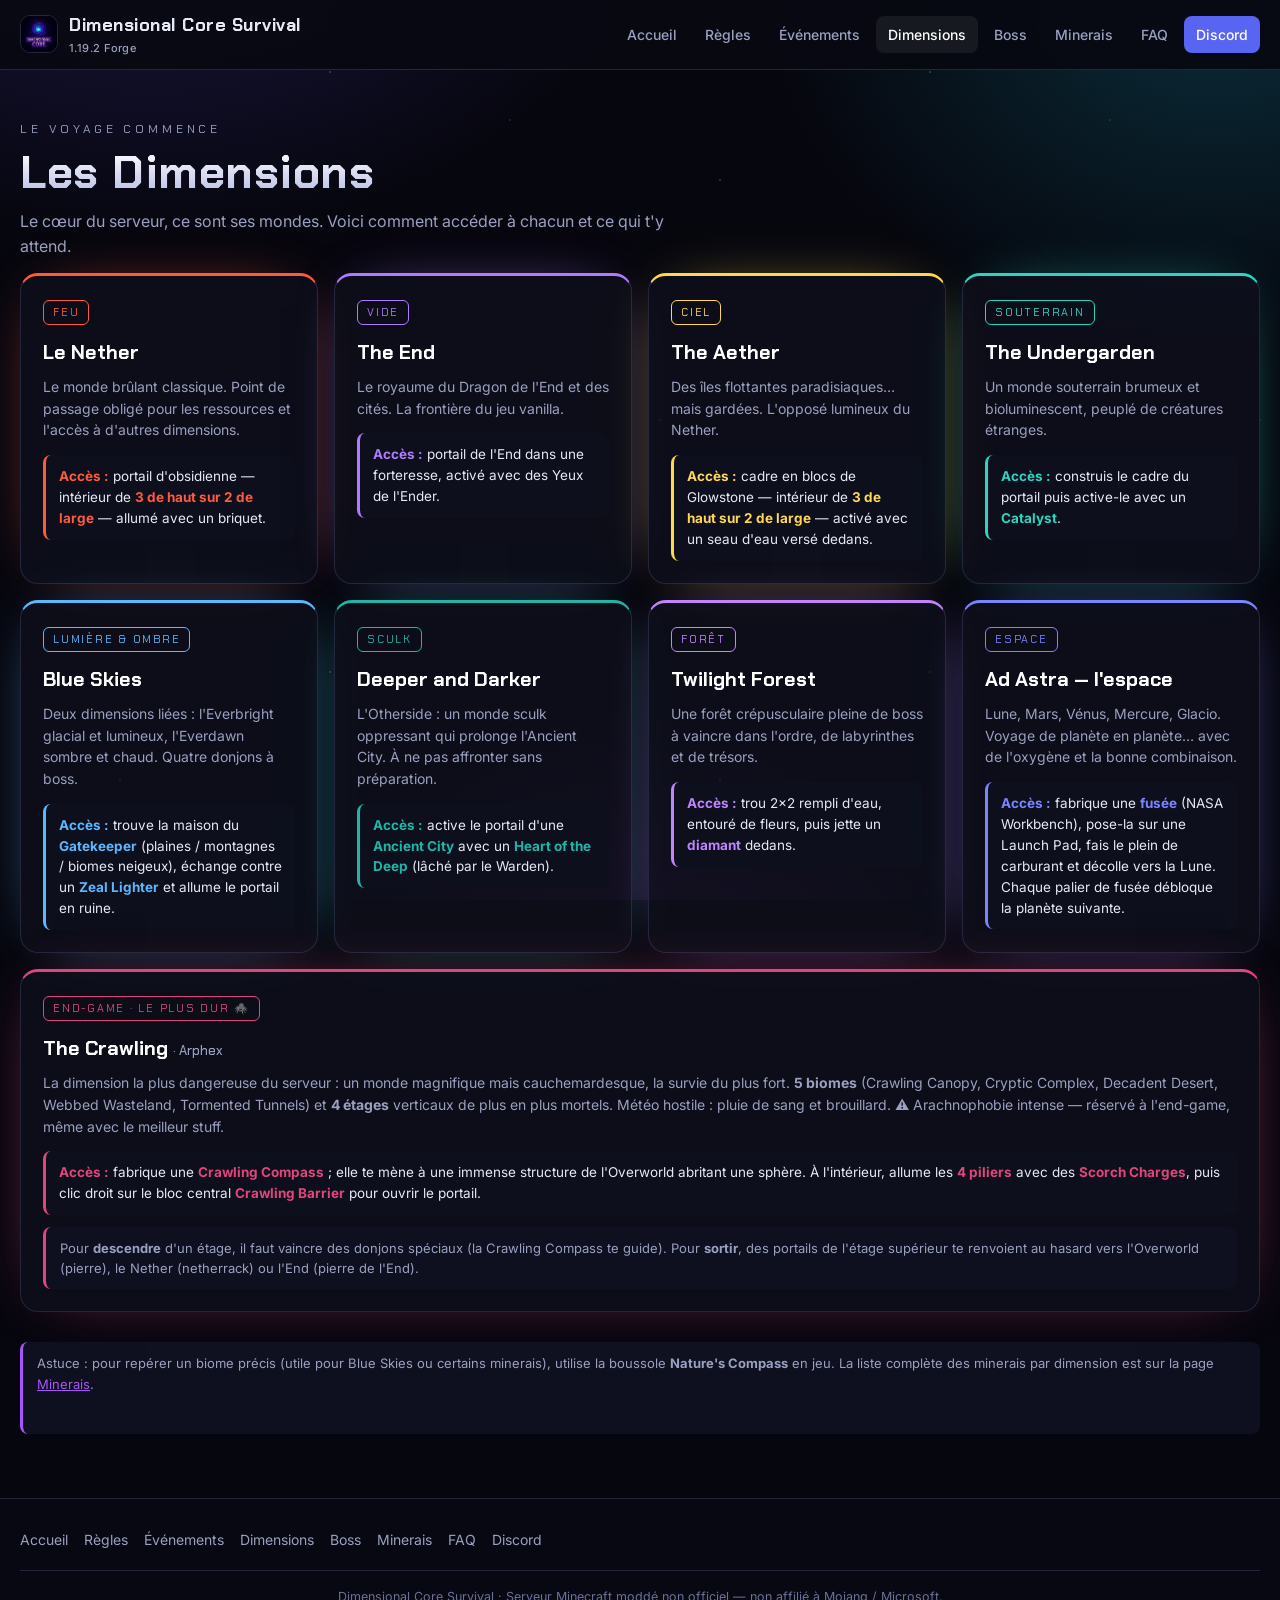
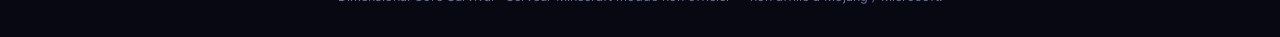
<file: dimensions.html>
<!DOCTYPE html>
<html lang="fr">
<head>
<meta charset="UTF-8">
<meta name="viewport" content="width=device-width, initial-scale=1.0">
<title>Les Dimensions — Dimensional Core Survival</title>
<meta name="description" content="Toutes les dimensions du serveur et comment y accéder : Aether, Undergarden, Blue Skies, Ad Astra et plus.">
<link rel="preconnect" href="https://fonts.googleapis.com">
<link rel="preconnect" href="https://fonts.gstatic.com" crossorigin>
<link href="https://fonts.googleapis.com/css2?family=Chakra+Petch:wght@500;600;700&family=Inter:wght@400;500;600&display=swap" rel="stylesheet">
<link rel="icon" href="logo.png">
<link rel="stylesheet" href="style.css">
</head>
<body>
<div class="stars"></div>

<header class="site-head">
  <nav class="nav">
    <a class="brand" href="index.html"><span class="mark"><img src="logo.png" alt="Dimensional Core"></span><span>Dimensional Core Survival<small>1.19.2 Forge</small></span></a>
    <button class="burger" id="burger" aria-label="Menu"><span></span></button>
    <div class="nav-links" id="navlinks">
      <a href="index.html">Accueil</a>
      <a href="regles.html">Règles</a>
      <a href="evenements.html">Événements</a>
      <a href="dimensions.html" class="active">Dimensions</a>
      <a href="boss.html">Boss</a>
      <a href="minerais.html">Minerais</a>
      <a href="faq.html">FAQ</a>
      <a class="discord" href="https://discord.gg/F83tMfH5z" target="_blank" rel="noopener">Discord</a>
    </div>
  </nav>
</header>

<div class="wrap">

  <div class="page-title">
    <div class="eyebrow">Le voyage commence</div>
    <h1>Les Dimensions</h1>
    <p>Le cœur du serveur, ce sont ses mondes. Voici comment accéder à chacun et ce qui t'y attend.</p>
  </div>

  <div class="dim-grid">

    <div class="dim-card" style="--accent:#ff5a3c">
      <span class="badge-dim">Feu</span>
      <h3>Le Nether</h3>
      <p>Le monde brûlant classique. Point de passage obligé pour les ressources et l'accès à d'autres dimensions.</p>
      <div class="how"><b>Accès :</b> portail d'obsidienne — intérieur de <b>3 de haut sur 2 de large</b> — allumé avec un briquet.</div>
    </div>

    <div class="dim-card" style="--accent:#b07bff">
      <span class="badge-dim">Vide</span>
      <h3>The End</h3>
      <p>Le royaume du Dragon de l'End et des cités. La frontière du jeu vanilla.</p>
      <div class="how"><b>Accès :</b> portail de l'End dans une forteresse, activé avec des Yeux de l'Ender.</div>
    </div>

    <div class="dim-card" style="--accent:#ffd84d">
      <span class="badge-dim">Ciel</span>
      <h3>The Aether</h3>
      <p>Des îles flottantes paradisiaques… mais gardées. L'opposé lumineux du Nether.</p>
      <div class="how"><b>Accès :</b> cadre en blocs de Glowstone — intérieur de <b>3 de haut sur 2 de large</b> — activé avec un seau d'eau versé dedans.</div>
    </div>

    <div class="dim-card" style="--accent:#2dd4bf">
      <span class="badge-dim">Souterrain</span>
      <h3>The Undergarden</h3>
      <p>Un monde souterrain brumeux et bioluminescent, peuplé de créatures étranges.</p>
      <div class="how"><b>Accès :</b> construis le cadre du portail puis active-le avec un <b>Catalyst</b>.</div>
    </div>

    <div class="dim-card" style="--accent:#5bb8ff">
      <span class="badge-dim">Lumière &amp; Ombre</span>
      <h3>Blue Skies</h3>
      <p>Deux dimensions liées : l'Everbright glacial et lumineux, l'Everdawn sombre et chaud. Quatre donjons à boss.</p>
      <div class="how"><b>Accès :</b> trouve la maison du <b>Gatekeeper</b> (plaines / montagnes / biomes neigeux), échange contre un <b>Zeal Lighter</b> et allume le portail en ruine.</div>
    </div>

    <div class="dim-card" style="--accent:#1fb6a6">
      <span class="badge-dim">Sculk</span>
      <h3>Deeper and Darker</h3>
      <p>L'Otherside : un monde sculk oppressant qui prolonge l'Ancient City. À ne pas affronter sans préparation.</p>
      <div class="how"><b>Accès :</b> active le portail d'une <b>Ancient City</b> avec un <b>Heart of the Deep</b> (lâché par le Warden).</div>
    </div>

    <div class="dim-card" style="--accent:#c084fc">
      <span class="badge-dim">Forêt</span>
      <h3>Twilight Forest</h3>
      <p>Une forêt crépusculaire pleine de boss à vaincre dans l'ordre, de labyrinthes et de trésors.</p>
      <div class="how"><b>Accès :</b> trou 2×2 rempli d'eau, entouré de fleurs, puis jette un <b>diamant</b> dedans.</div>
    </div>

    <div class="dim-card" style="--accent:#7c84ff">
      <span class="badge-dim">Espace</span>
      <h3>Ad Astra — l'espace</h3>
      <p>Lune, Mars, Vénus, Mercure, Glacio. Voyage de planète en planète… avec de l'oxygène et la bonne combinaison.</p>
      <div class="how"><b>Accès :</b> fabrique une <b>fusée</b> (NASA Workbench), pose-la sur une Launch Pad, fais le plein de carburant et décolle vers la Lune. Chaque palier de fusée débloque la planète suivante.</div>
    </div>

    <div class="dim-card" style="--accent:#e0457b;grid-column:1/-1">
      <span class="badge-dim">End-game · le plus dur 🕷️</span>
      <h3>The Crawling <small style="font-weight:500;color:var(--muted);font-size:13px">· Arphex</small></h3>
      <p>La dimension la plus dangereuse du serveur : un monde magnifique mais cauchemardesque, la survie du plus fort. <b>5 biomes</b> (Crawling Canopy, Cryptic Complex, Decadent Desert, Webbed Wasteland, Tormented Tunnels) et <b>4 étages</b> verticaux de plus en plus mortels. Météo hostile : pluie de sang et brouillard. ⚠️ Arachnophobie intense — réservé à l'end-game, même avec le meilleur stuff.</p>
      <div class="how"><b>Accès :</b> fabrique une <b>Crawling Compass</b> ; elle te mène à une immense structure de l'Overworld abritant une sphère. À l'intérieur, allume les <b>4 piliers</b> avec des <b>Scorch Charges</b>, puis clic droit sur le bloc central <b>Crawling Barrier</b> pour ouvrir le portail.</div>
      <div class="note" style="margin-top:12px">Pour <b>descendre</b> d'un étage, il faut vaincre des donjons spéciaux (la Crawling Compass te guide). Pour <b>sortir</b>, des portails de l'étage supérieur te renvoient au hasard vers l'Overworld (pierre), le Nether (netherrack) ou l'End (pierre de l'End).</div>
    </div>

  </div>

  <div class="note section-pad" style="--accent:var(--gold);margin-top:30px">
    Astuce : pour repérer un biome précis (utile pour Blue Skies ou certains minerais), utilise la boussole <b>Nature's Compass</b> en jeu. La liste complète des minerais par dimension est sur la page <a href="minerais.html">Minerais</a>.
  </div>

</div>

<footer class="site-foot">
  <div class="foot-inner">
    <div class="links">
      <a href="index.html">Accueil</a><a href="regles.html">Règles</a><a href="evenements.html">Événements</a><a href="dimensions.html">Dimensions</a><a href="boss.html">Boss</a><a href="minerais.html">Minerais</a><a href="faq.html">FAQ</a><a class="discord" href="https://discord.gg/F83tMfH5z" target="_blank" rel="noopener">Discord</a>
    </div>
    <div class="small">Dimensional Core Survival · Serveur Minecraft moddé non officiel — non affilié à Mojang / Microsoft.</div>
  </div>
</footer>

<script src="script.js"></script>
</body>
</html>
</file>
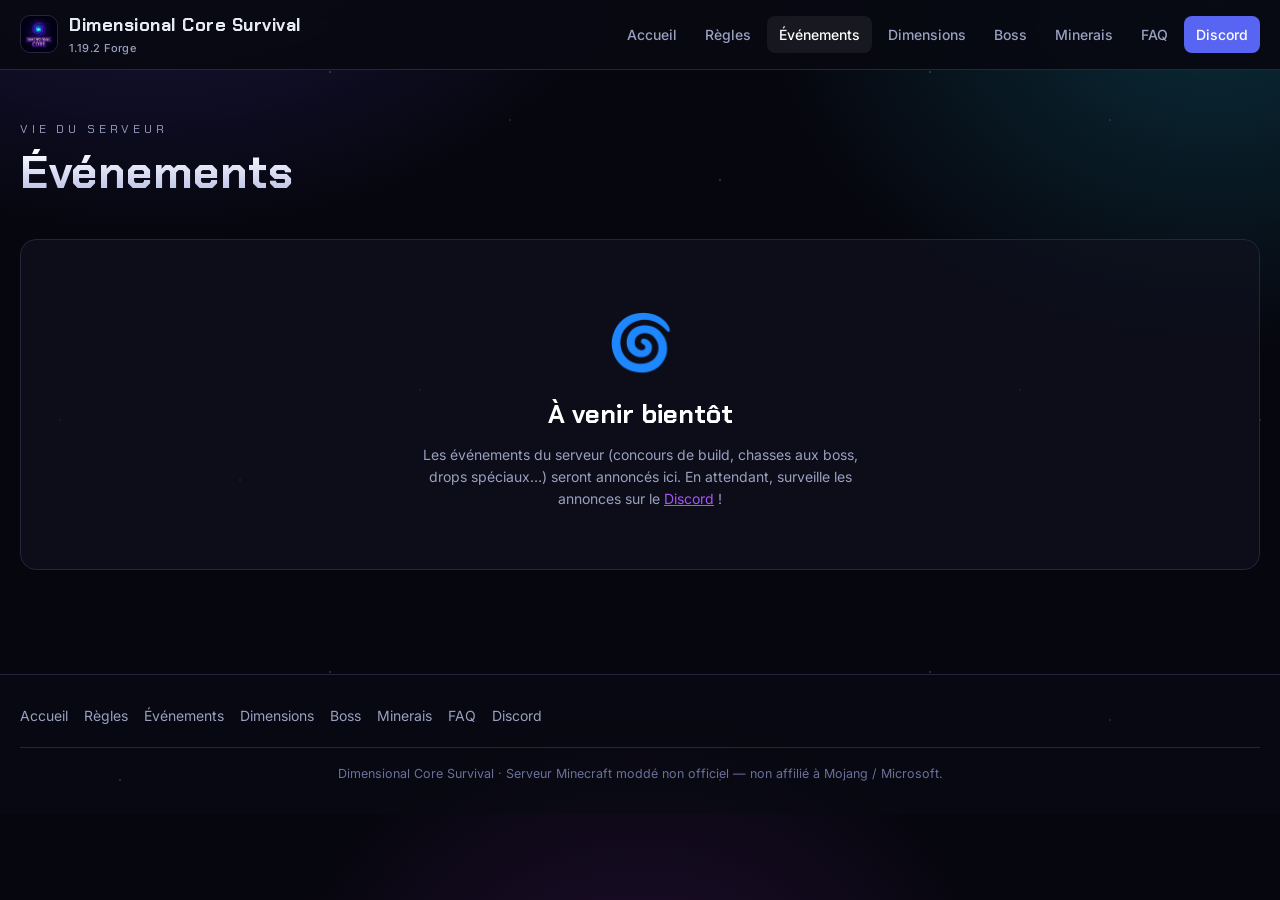
<file: evenements.html>
<!DOCTYPE html>
<html lang="fr">
<head>
<meta charset="UTF-8">
<meta name="viewport" content="width=device-width, initial-scale=1.0">
<title>Événements — Dimensional Core Survival</title>
<meta name="description" content="Les événements à venir sur le serveur Dimensional Core Survival.">
<link rel="preconnect" href="https://fonts.googleapis.com">
<link rel="preconnect" href="https://fonts.gstatic.com" crossorigin>
<link href="https://fonts.googleapis.com/css2?family=Chakra+Petch:wght@500;600;700&family=Inter:wght@400;500;600&display=swap" rel="stylesheet">
<link rel="icon" href="logo.png">
<link rel="stylesheet" href="style.css">
</head>
<body>
<div class="stars"></div>

<header class="site-head">
  <nav class="nav">
    <a class="brand" href="index.html"><span class="mark"><img src="logo.png" alt="Dimensional Core"></span><span>Dimensional Core Survival<small>1.19.2 Forge</small></span></a>
    <button class="burger" id="burger" aria-label="Menu"><span></span></button>
    <div class="nav-links" id="navlinks">
      <a href="index.html">Accueil</a>
      <a href="regles.html">Règles</a>
      <a href="evenements.html" class="active">Événements</a>
      <a href="dimensions.html">Dimensions</a>
      <a href="boss.html">Boss</a>
      <a href="minerais.html">Minerais</a>
      <a href="faq.html">FAQ</a>
      <a class="discord" href="https://discord.gg/F83tMfH5z" target="_blank" rel="noopener">Discord</a>
    </div>
  </nav>
</header>

<div class="wrap section-pad">

  <div class="page-title">
    <div class="eyebrow">Vie du serveur</div>
    <h1>Événements</h1>
  </div>

  <div class="card coming" style="margin-top:24px">
    <div class="big">🌀</div>
    <h2>À venir bientôt</h2>
    <p>Les événements du serveur (concours de build, chasses aux boss, drops spéciaux…) seront annoncés ici. En attendant, surveille les annonces sur le <a href="https://discord.gg/F83tMfH5z" target="_blank" rel="noopener">Discord</a> !</p>
  </div>

</div>

<footer class="site-foot">
  <div class="foot-inner">
    <div class="links">
      <a href="index.html">Accueil</a><a href="regles.html">Règles</a><a href="evenements.html">Événements</a><a href="dimensions.html">Dimensions</a><a href="boss.html">Boss</a><a href="minerais.html">Minerais</a><a href="faq.html">FAQ</a><a class="discord" href="https://discord.gg/F83tMfH5z" target="_blank" rel="noopener">Discord</a>
    </div>
    <div class="small">Dimensional Core Survival · Serveur Minecraft moddé non officiel — non affilié à Mojang / Microsoft.</div>
  </div>
</footer>

<script src="script.js"></script>
</body>
</html>
</file>
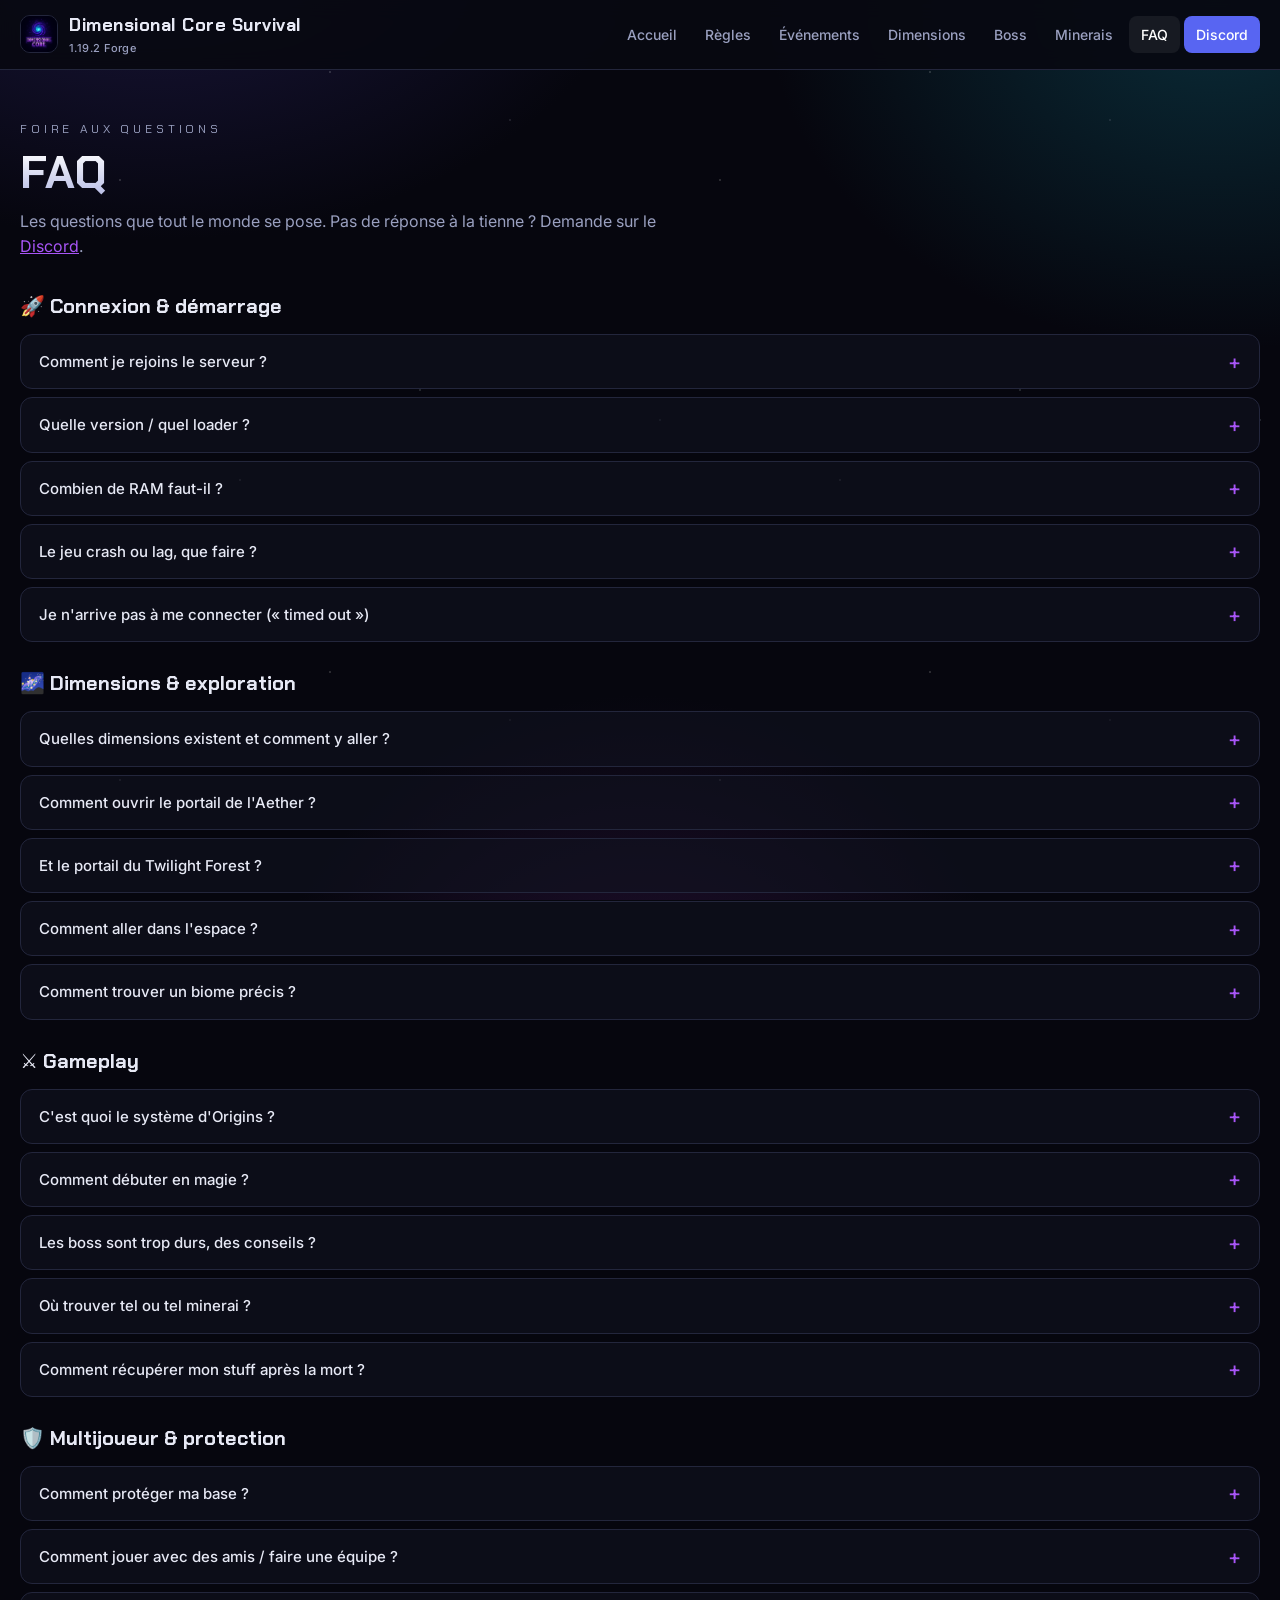
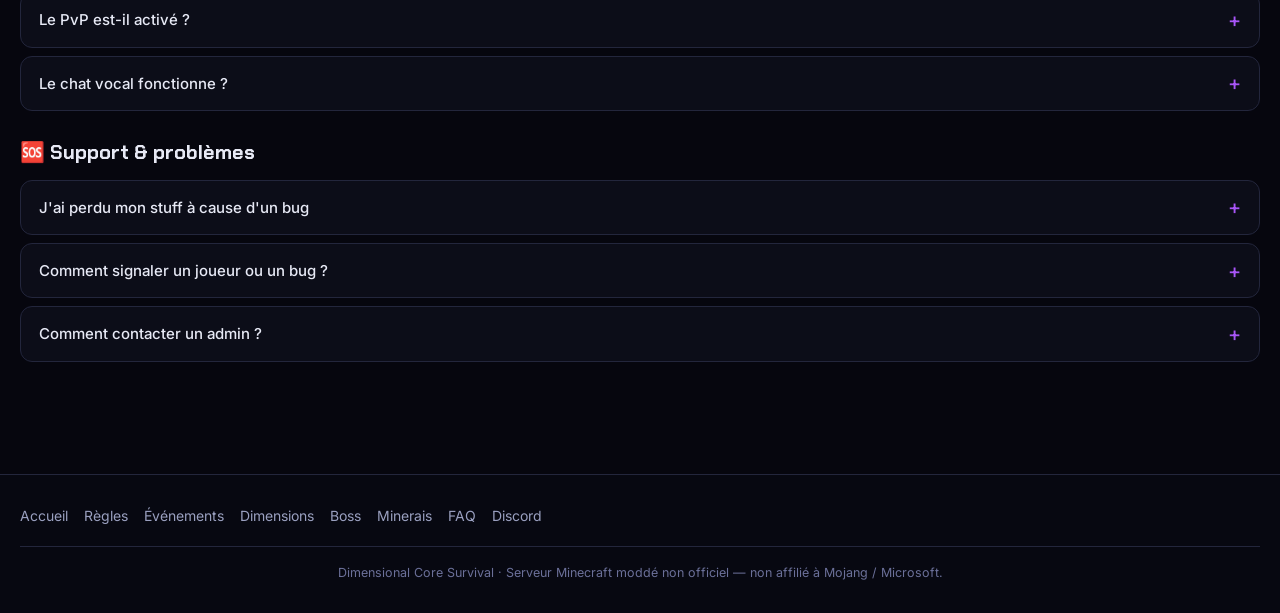
<file: faq.html>
<!DOCTYPE html>
<html lang="fr">
<head>
<meta charset="UTF-8">
<meta name="viewport" content="width=device-width, initial-scale=1.0">
<title>FAQ — Dimensional Core Survival</title>
<meta name="description" content="Les réponses aux questions les plus fréquentes des joueurs du serveur Dimensional Core Survival.">
<link rel="preconnect" href="https://fonts.googleapis.com">
<link rel="preconnect" href="https://fonts.gstatic.com" crossorigin>
<link href="https://fonts.googleapis.com/css2?family=Chakra+Petch:wght@500;600;700&family=Inter:wght@400;500;600&display=swap" rel="stylesheet">
<link rel="icon" href="logo.png">
<link rel="stylesheet" href="style.css">
</head>
<body>
<div class="stars"></div>

<header class="site-head">
  <nav class="nav">
    <a class="brand" href="index.html"><span class="mark"><img src="logo.png" alt="Dimensional Core"></span><span>Dimensional Core Survival<small>1.19.2 Forge</small></span></a>
    <button class="burger" id="burger" aria-label="Menu"><span></span></button>
    <div class="nav-links" id="navlinks">
      <a href="index.html">Accueil</a>
      <a href="regles.html">Règles</a>
      <a href="evenements.html">Événements</a>
      <a href="dimensions.html">Dimensions</a>
      <a href="boss.html">Boss</a>
      <a href="minerais.html">Minerais</a>
      <a href="faq.html" class="active">FAQ</a>
      <a class="discord" href="https://discord.gg/F83tMfH5z" target="_blank" rel="noopener">Discord</a>
    </div>
  </nav>
</header>

<div class="wrap section-pad">

  <div class="page-title">
    <div class="eyebrow">Foire aux questions</div>
    <h1>FAQ</h1>
    <p>Les questions que tout le monde se pose. Pas de réponse à la tienne ? Demande sur le <a href="https://discord.gg/F83tMfH5z" target="_blank" rel="noopener">Discord</a>.</p>
  </div>

  <div class="faq-cat">
    <h2>🚀 Connexion &amp; démarrage</h2>
    <details class="q"><summary>Comment je rejoins le serveur ? <span class="plus">+</span></summary><div class="ans">Installe le modpack via CurseForge, lance le jeu en 1.19.2 Forge, puis ajoute l'IP du serveur dans le menu Multijoueur. Le détail est sur la page <a href="index.html#rejoindre">Accueil</a>.</div></details>
    <details class="q"><summary>Quelle version / quel loader ? <span class="plus">+</span></summary><div class="ans">Minecraft <b>1.19.2</b> en <b>Forge</b>, via le launcher CurseForge.</div></details>
    <details class="q"><summary>Combien de RAM faut-il ? <span class="plus">+</span></summary><div class="ans">Vu le nombre de mods, alloue <b>au moins 6 Go</b> (8 Go recommandés) au modpack dans les réglages du launcher.</div></details>
    <details class="q"><summary>Le jeu crash ou lag, que faire ? <span class="plus">+</span></summary><div class="ans">Vérifie ta RAM allouée et que ta version du modpack est à jour. Si ça persiste, partage le fichier <b>latest.log</b> ou le crash-report sur le Discord, on t'aidera.</div></details>
    <details class="q"><summary>Je n'arrive pas à me connecter (« timed out ») <span class="plus">+</span></summary><div class="ans">Assure-toi d'avoir exactement la même version du modpack que le serveur. Si le souci continue, le serveur est peut-être en maintenance : vérifie les annonces du Discord.</div></details>
  </div>

  <div class="faq-cat">
    <h2>🌌 Dimensions &amp; exploration</h2>
    <details class="q"><summary>Quelles dimensions existent et comment y aller ? <span class="plus">+</span></summary><div class="ans">Aether, Undergarden, Blue Skies, Twilight Forest, Deeper and Darker, l'espace (Ad Astra) et plus. Les recettes d'accès sont sur la page <a href="dimensions.html">Dimensions</a>.</div></details>
    <details class="q"><summary>Comment ouvrir le portail de l'Aether ? <span class="plus">+</span></summary><div class="ans">Construis un cadre en <b>Glowstone</b> (comme un portail du Nether) et verse un <b>seau d'eau</b> à l'intérieur.</div></details>
    <details class="q"><summary>Et le portail du Twilight Forest ? <span class="plus">+</span></summary><div class="ans">Creuse un trou 2×2 rempli d'<b>eau</b>, entoure-le de <b>fleurs</b>, puis jette un <b>diamant</b> dedans.</div></details>
    <details class="q"><summary>Comment aller dans l'espace ? <span class="plus">+</span></summary><div class="ans">Avec <b>Ad Astra</b> : fabrique une fusée au NASA Workbench, pose-la sur une Launch Pad, fais le plein et décolle vers la Lune. Chaque palier de fusée débloque la planète suivante.</div></details>
    <details class="q"><summary>Comment trouver un biome précis ? <span class="plus">+</span></summary><div class="ans">Utilise la boussole <b>Nature's Compass</b> : elle pointe vers le biome de ton choix.</div></details>
  </div>

  <div class="faq-cat">
    <h2>⚔️ Gameplay</h2>
    <details class="q"><summary>C'est quoi le système d'Origins ? <span class="plus">+</span></summary><div class="ans">Au début, tu choisis une <b>origine</b> qui te donne des pouvoirs et parfois des malus. C'est ce qui rend chaque partie unique.</div></details>
    <details class="q"><summary>Comment débuter en magie ? <span class="plus">+</span></summary><div class="ans">Pour <b>Ars Nouveau</b>, fabrique le carnet de départ et suis-le. Pour <b>Occultism</b>, casse de l'herbe pour des Demon's Dream Seeds et crée le Dictionary of Spirits.</div></details>
    <details class="q"><summary>Les boss sont trop durs, des conseils ? <span class="plus">+</span></summary><div class="ans">Progresse par étapes : bon équipement, potions, et fais les boss du Twilight dans l'ordre. N'hésite pas à les affronter en groupe.</div></details>
    <details class="q"><summary>Où trouver tel ou tel minerai ? <span class="plus">+</span></summary><div class="ans">Tout est sur la page <a href="minerais.html">Atlas des minerais</a>, avec la dimension, le biome et la pioche nécessaire.</div></details>
    <details class="q"><summary>Comment récupérer mon stuff après la mort ? <span class="plus">+</span></summary><div class="ans">Le mod <b>Corpse</b> crée une tombe à l'endroit de ta mort : retournes-y et clique dessus pour tout récupérer.</div></details>
  </div>

  <div class="faq-cat">
    <h2>🛡️ Multijoueur &amp; protection</h2>
    <details class="q"><summary>Comment protéger ma base ? <span class="plus">+</span></summary><div class="ans">Utilise <b>FTB Chunks</b> pour « claim » ton terrain : les autres joueurs ne pourront ni casser ni voler dedans.</div></details>
    <details class="q"><summary>Comment jouer avec des amis / faire une équipe ? <span class="plus">+</span></summary><div class="ans">Crée une équipe avec <b>FTB Teams</b> et invite tes amis pour partager claims et base.</div></details>
    <details class="q"><summary>Le PvP est-il activé ? <span class="plus">+</span></summary><div class="ans">À préciser selon le serveur — voir la page <a href="regles.html">Règles</a>.</div></details>
    <details class="q"><summary>Le chat vocal fonctionne ? <span class="plus">+</span></summary><div class="ans">Oui, via <b>Simple Voice Chat</b> (proximité). Configure ton micro dans les réglages du mod.</div></details>
  </div>

  <div class="faq-cat">
    <h2>🆘 Support &amp; problèmes</h2>
    <details class="q"><summary>J'ai perdu mon stuff à cause d'un bug <span class="plus">+</span></summary><div class="ans">Ouvre un ticket sur le Discord avec un maximum de détails (heure, lieu, capture d'écran). Un admin regardera.</div></details>
    <details class="q"><summary>Comment signaler un joueur ou un bug ? <span class="plus">+</span></summary><div class="ans">Sur le <a href="https://discord.gg/F83tMfH5z" target="_blank" rel="noopener">Discord</a>, dans le salon prévu pour les signalements, avec des preuves si possible.</div></details>
    <details class="q"><summary>Comment contacter un admin ? <span class="plus">+</span></summary><div class="ans">Via le Discord — mentionne l'équipe ou ouvre un ticket.</div></details>
  </div>

</div>

<footer class="site-foot">
  <div class="foot-inner">
    <div class="links">
      <a href="index.html">Accueil</a><a href="regles.html">Règles</a><a href="evenements.html">Événements</a><a href="dimensions.html">Dimensions</a><a href="boss.html">Boss</a><a href="minerais.html">Minerais</a><a href="faq.html">FAQ</a><a class="discord" href="https://discord.gg/F83tMfH5z" target="_blank" rel="noopener">Discord</a>
    </div>
    <div class="small">Dimensional Core Survival · Serveur Minecraft moddé non officiel — non affilié à Mojang / Microsoft.</div>
  </div>
</footer>

<script src="script.js"></script>
</body>
</html>
</file>
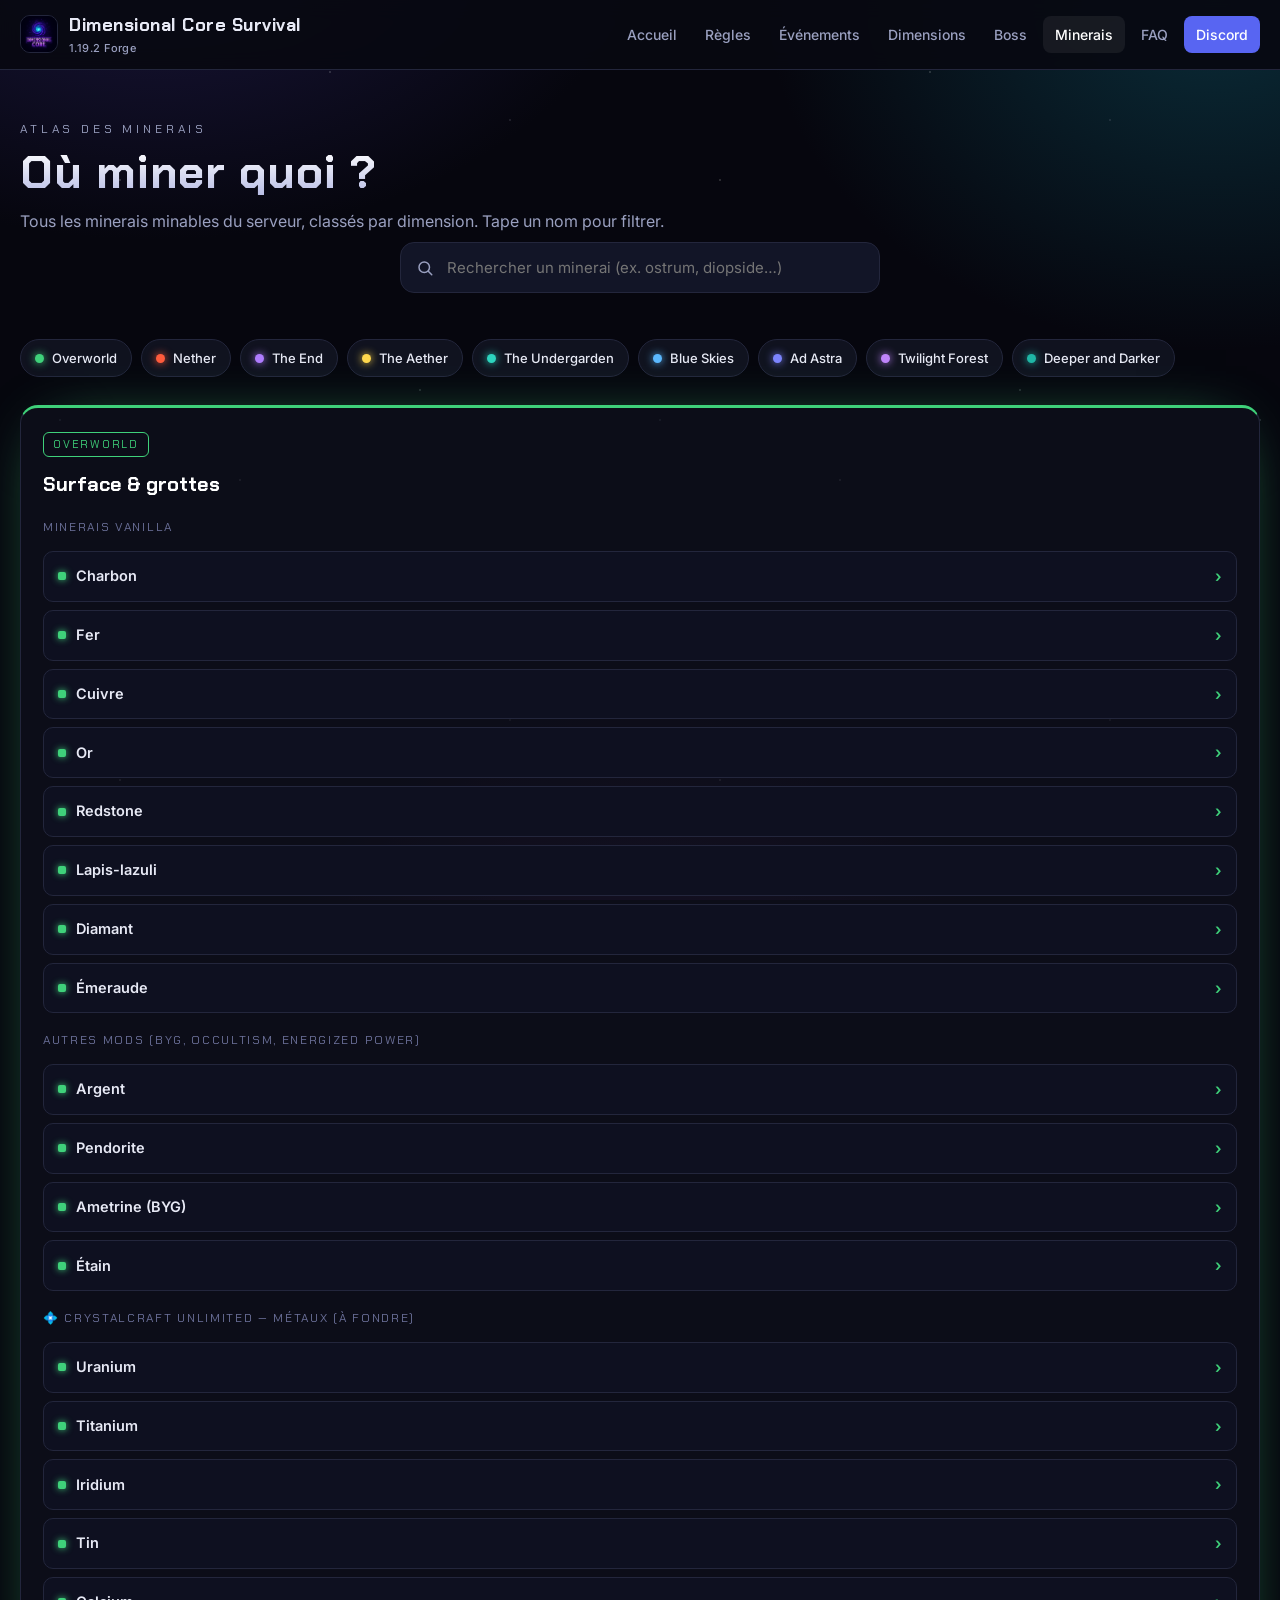
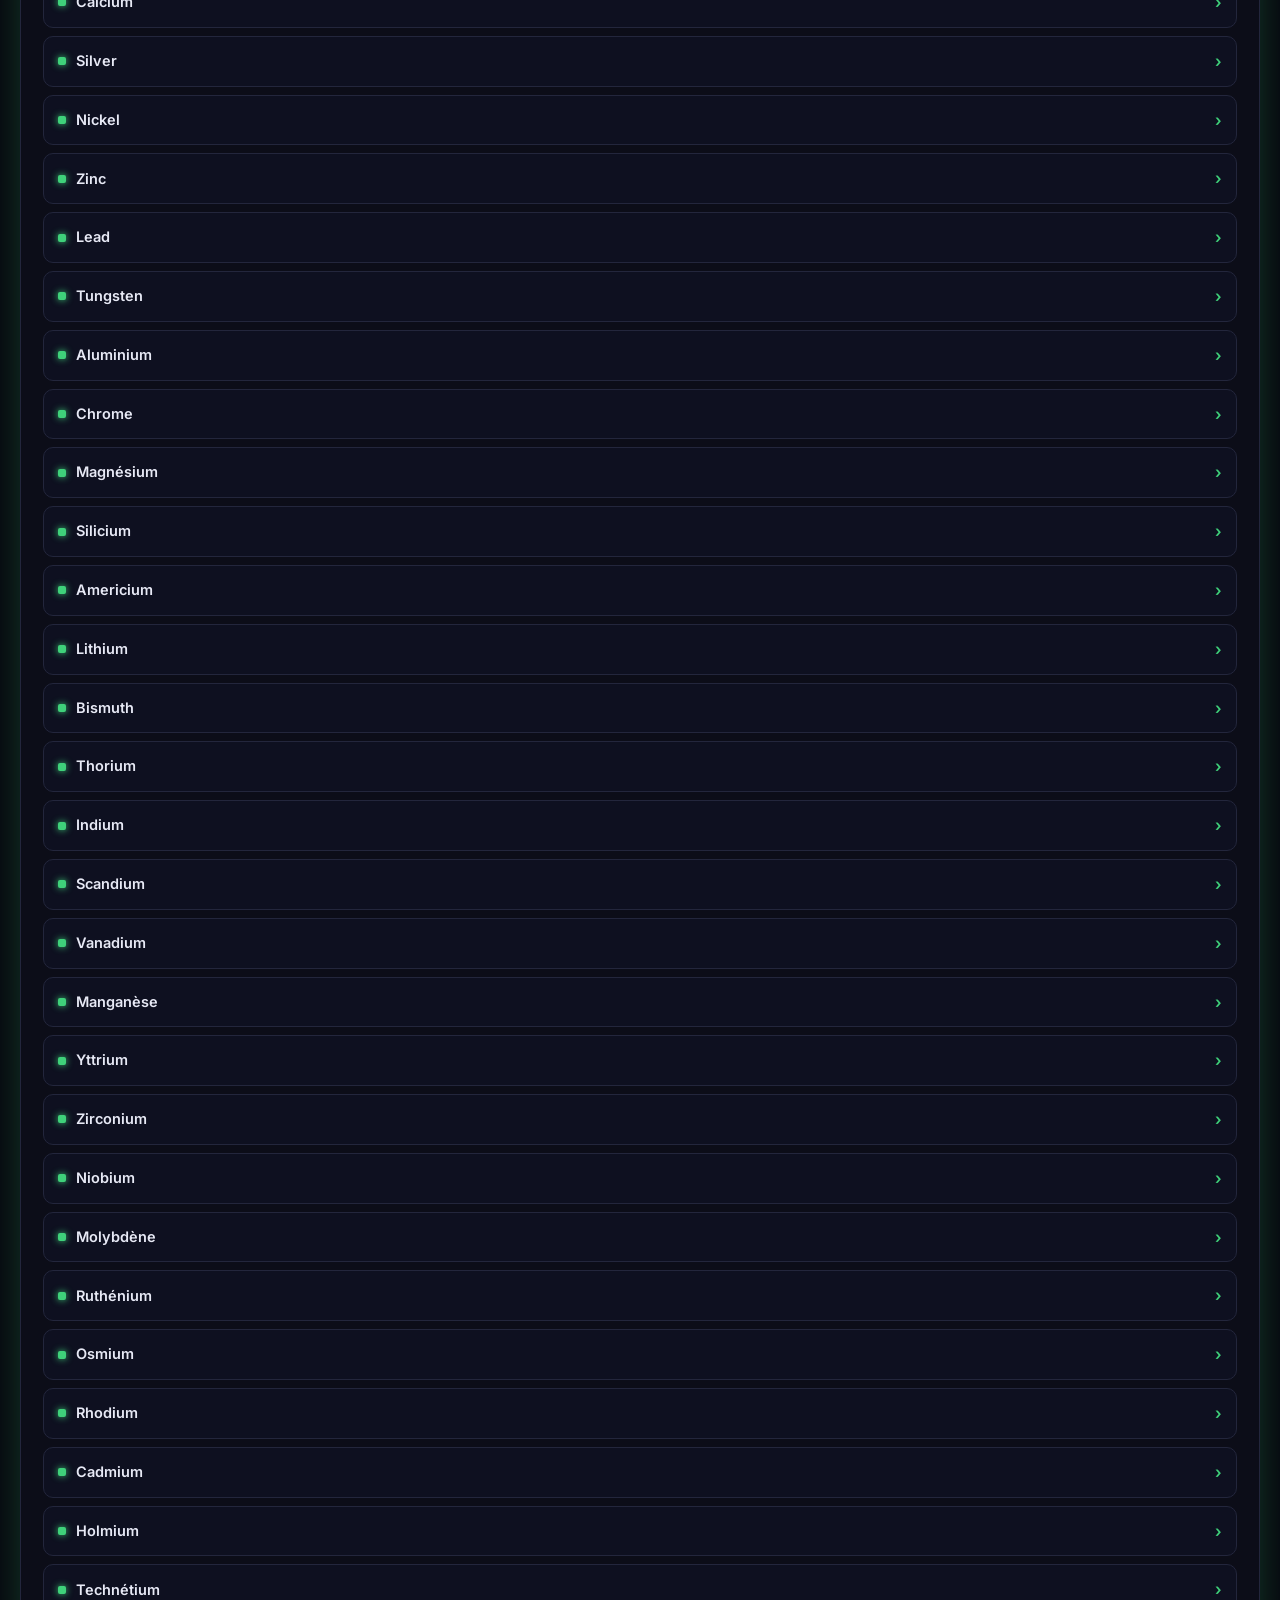
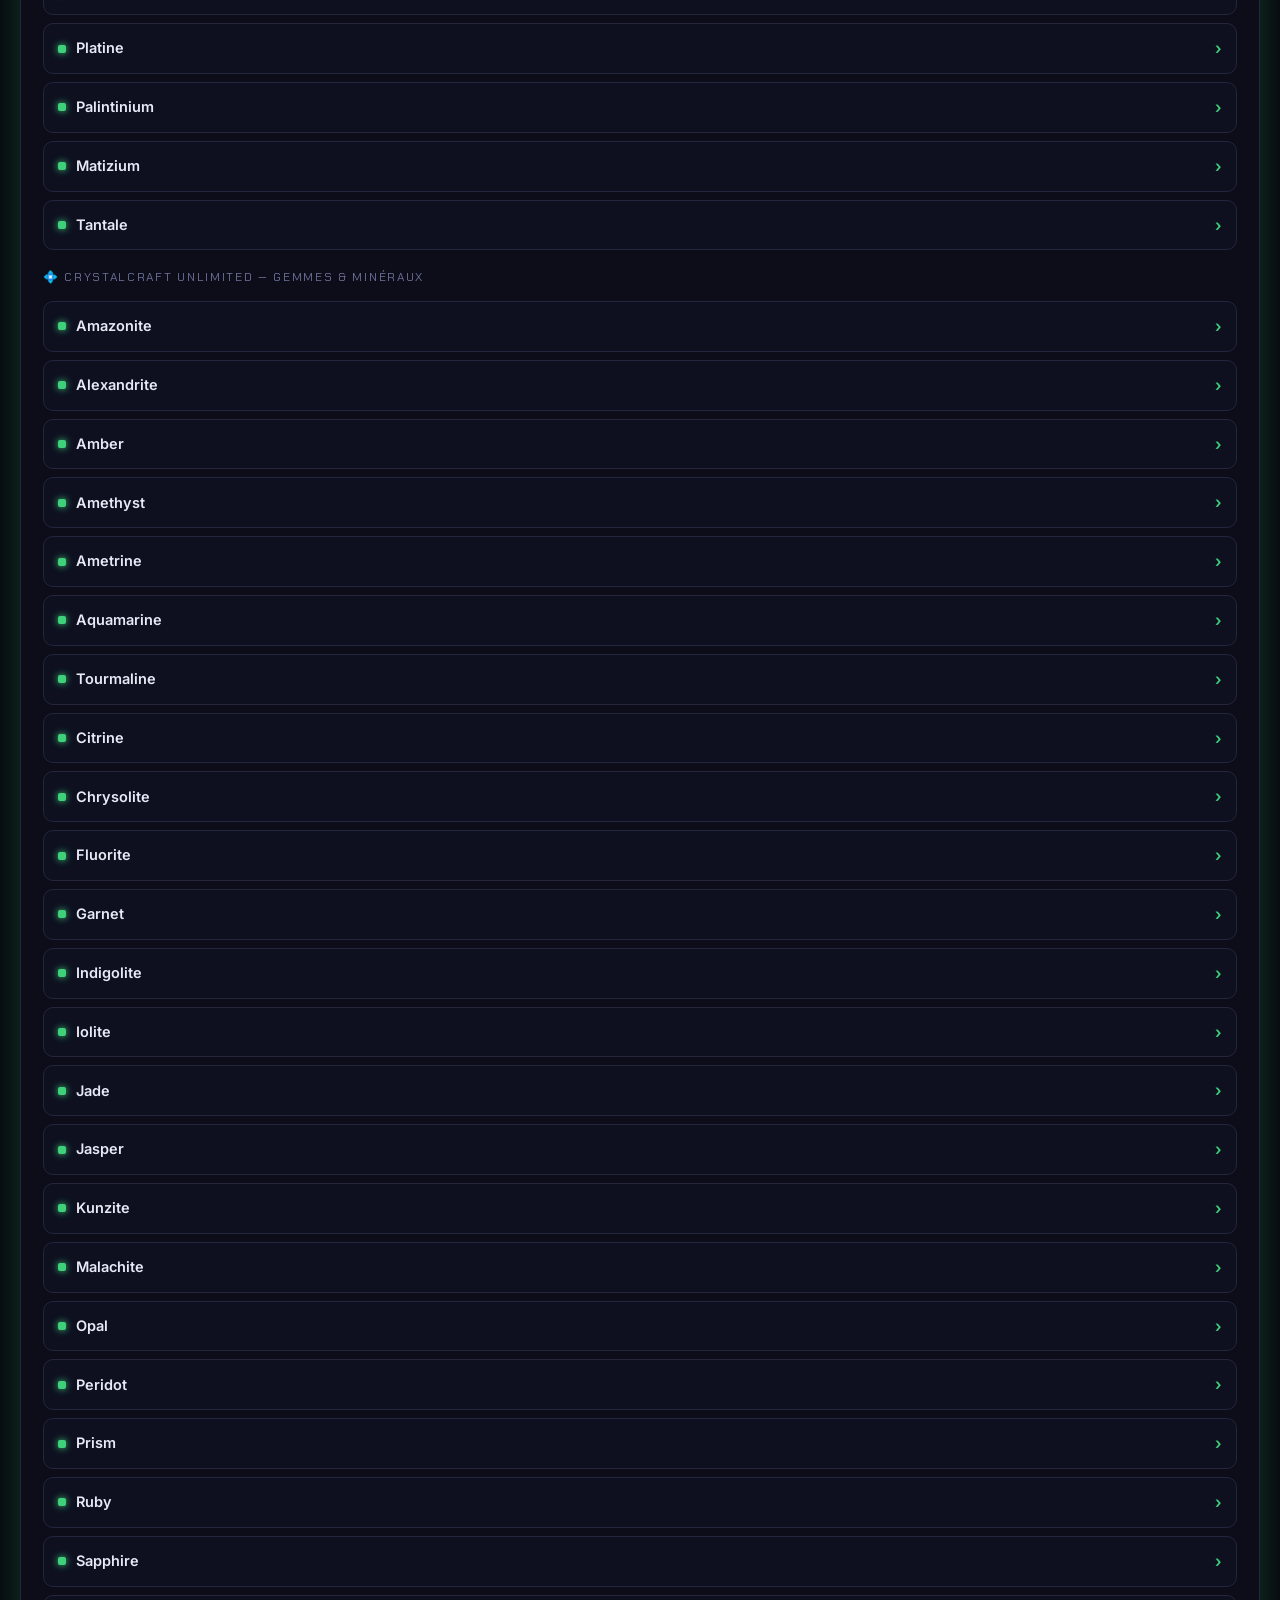
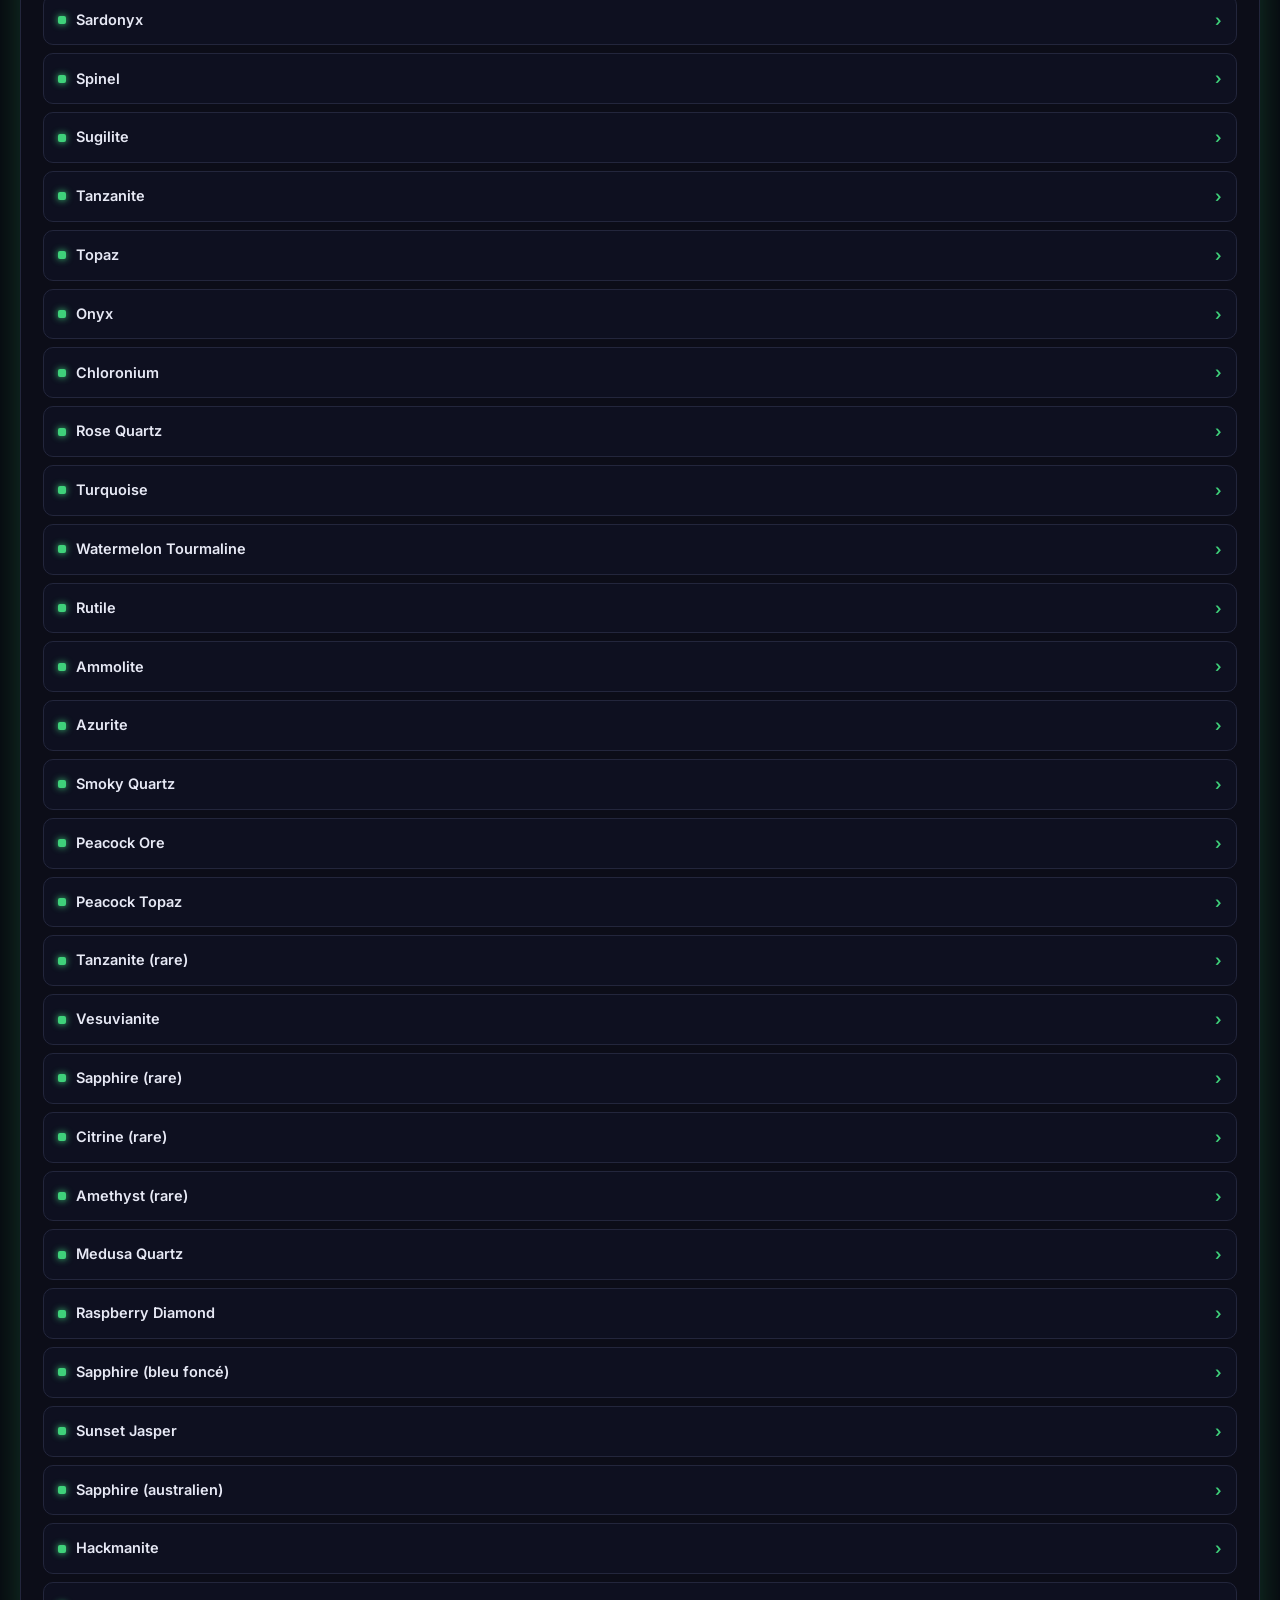
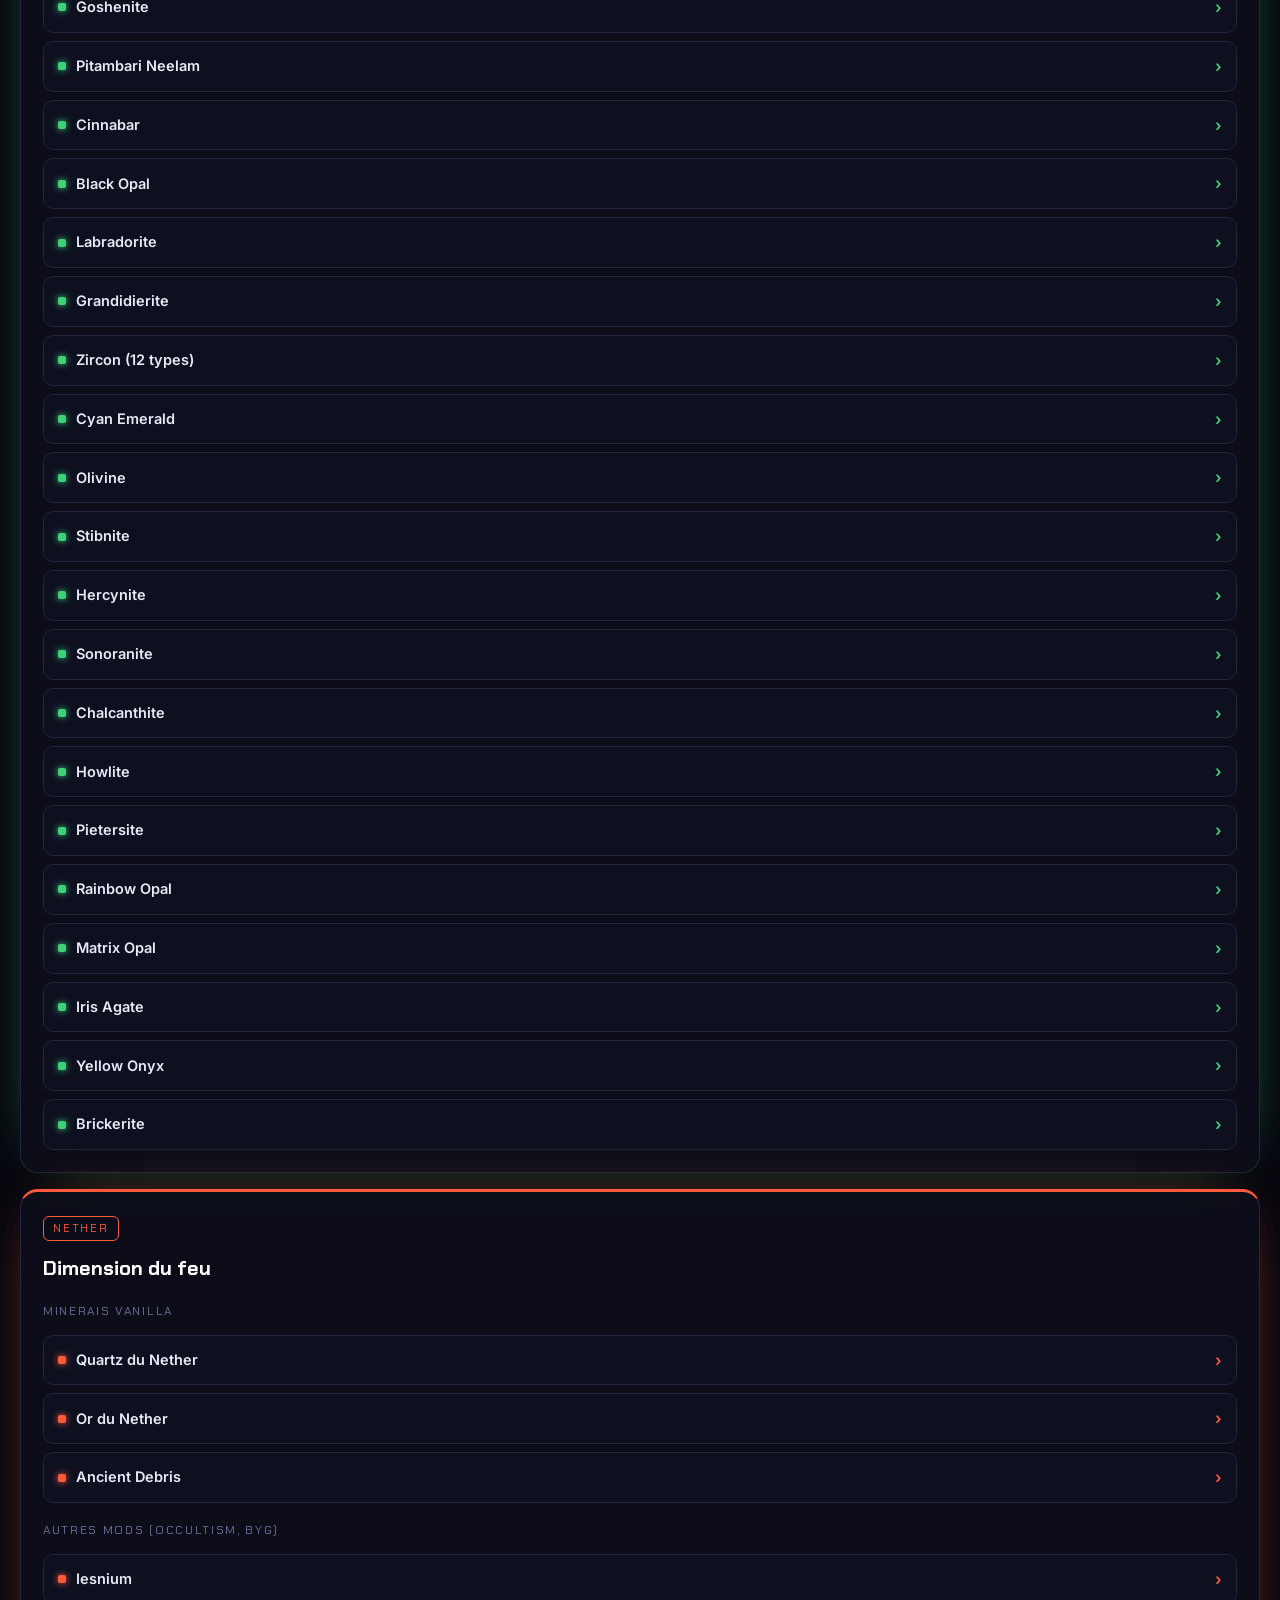
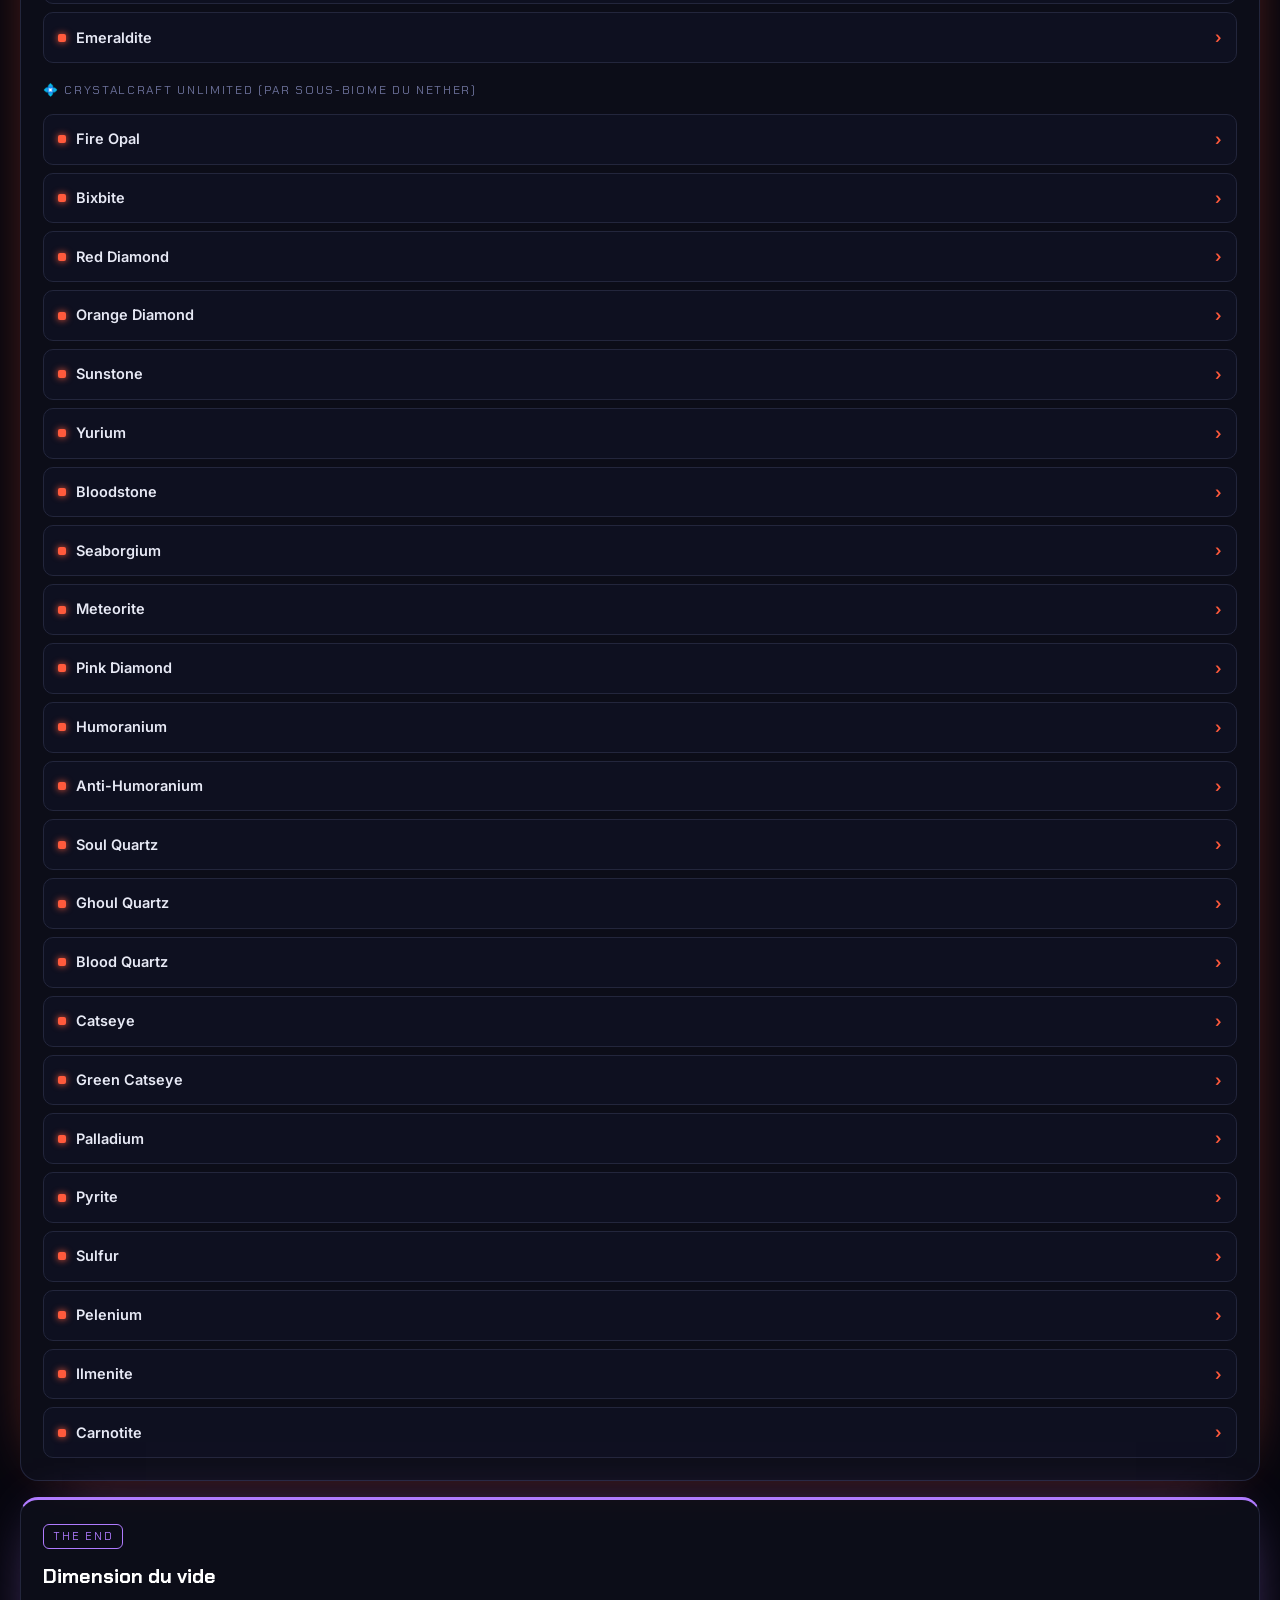
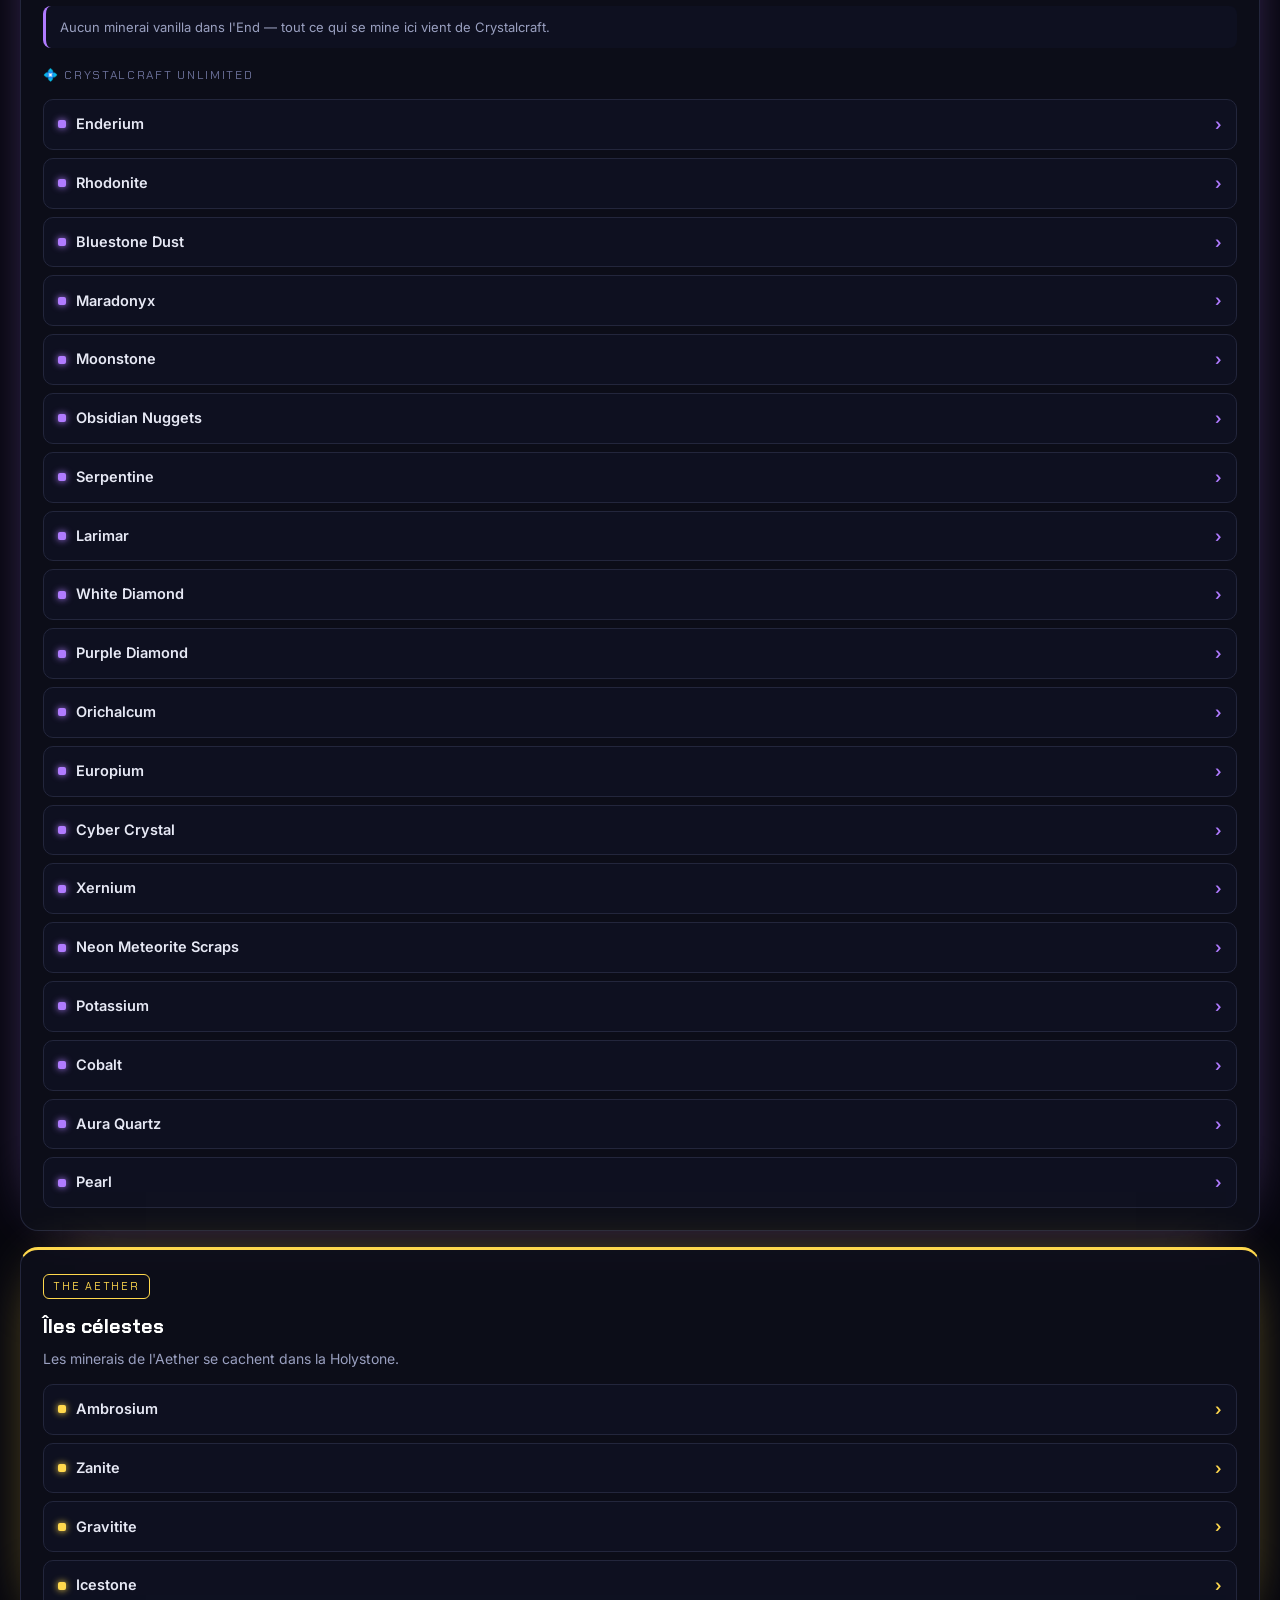
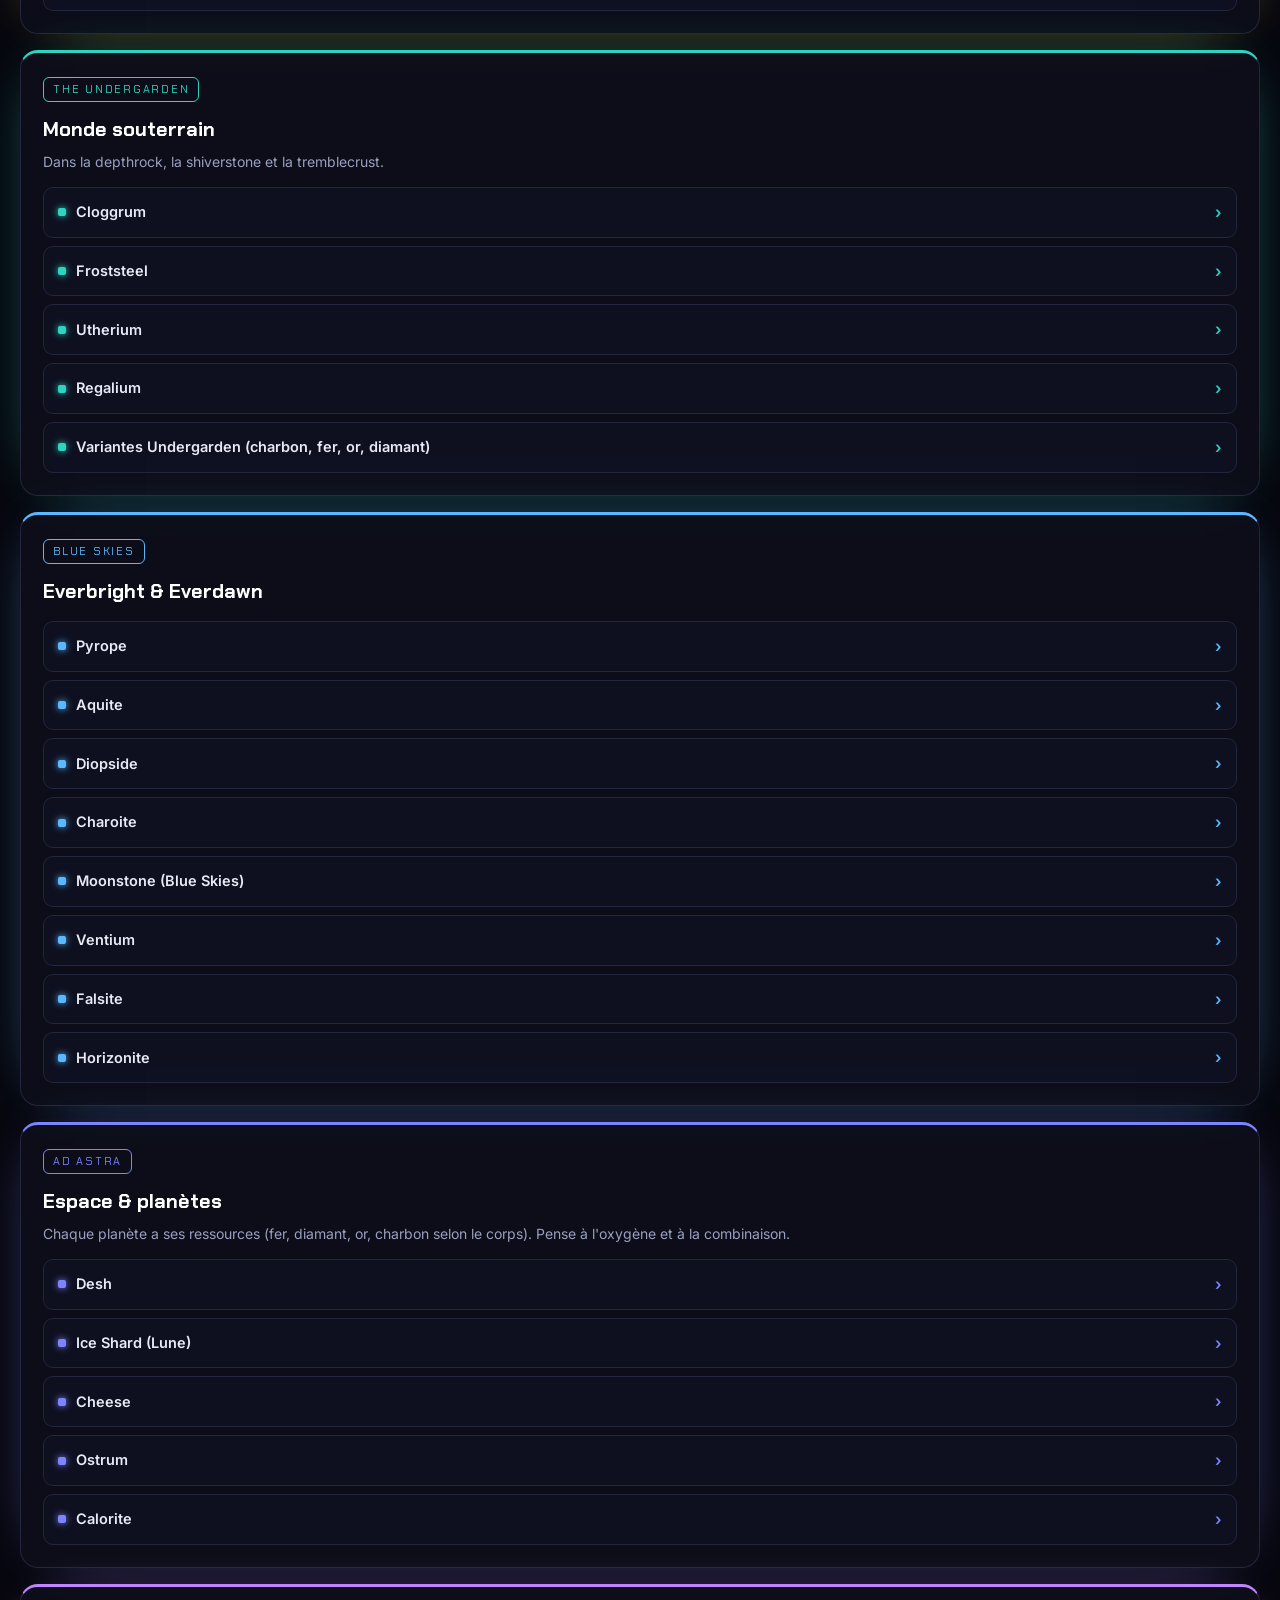
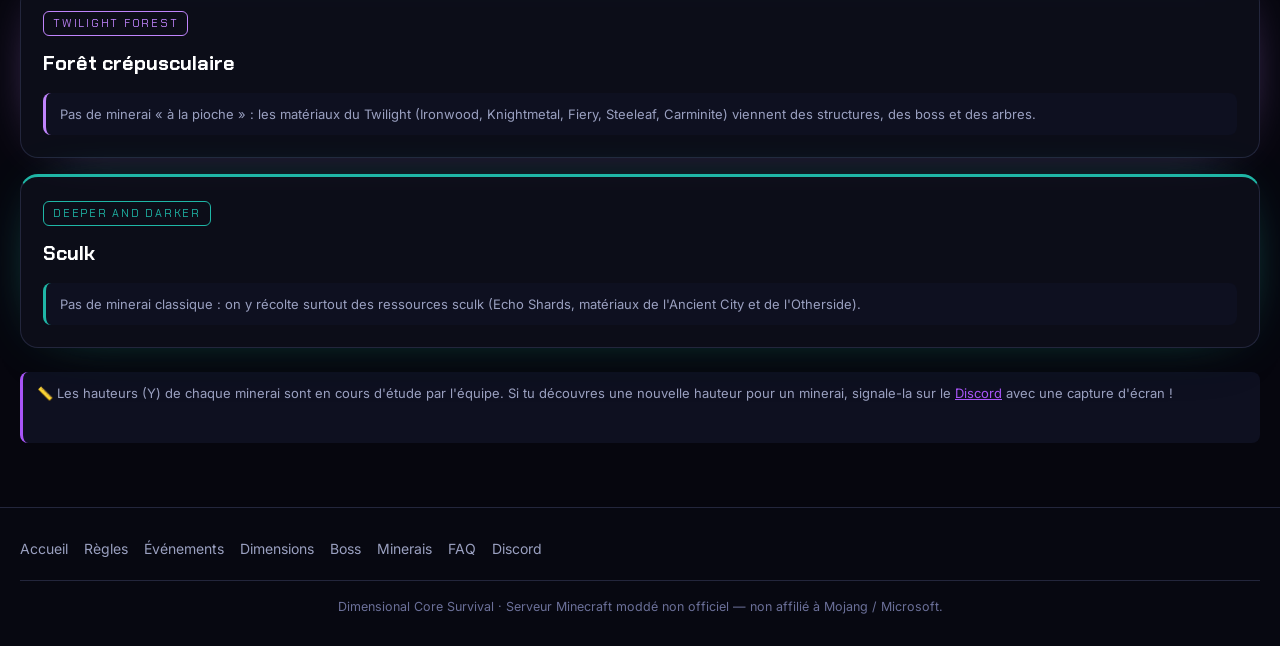
<file: minerais.html>
<!DOCTYPE html>
<html lang="fr">
<head>
<meta charset="UTF-8">
<meta name="viewport" content="width=device-width, initial-scale=1.0">
<title>Atlas des Minerais — Dimensional Core Survival</title>
<meta name="description" content="Tous les minerais minables du serveur, classés par dimension : où chercher, dans quel biome, avec quelle pioche.">
<link rel="preconnect" href="https://fonts.googleapis.com">
<link rel="preconnect" href="https://fonts.gstatic.com" crossorigin>
<link href="https://fonts.googleapis.com/css2?family=Chakra+Petch:wght@500;600;700&family=Inter:wght@400;500;600&display=swap" rel="stylesheet">
<link rel="icon" href="logo.png">
<link rel="stylesheet" href="style.css">
</head>
<body>
<div class="stars"></div>

<header class="site-head">
  <nav class="nav">
    <a class="brand" href="index.html"><span class="mark"><img src="logo.png" alt="Dimensional Core"></span><span>Dimensional Core Survival<small>1.19.2 Forge</small></span></a>
    <button class="burger" id="burger" aria-label="Menu"><span></span></button>
    <div class="nav-links" id="navlinks">
      <a href="index.html">Accueil</a>
      <a href="regles.html">Règles</a>
      <a href="evenements.html">Événements</a>
      <a href="dimensions.html">Dimensions</a>
      <a href="boss.html">Boss</a>
      <a href="minerais.html" class="active">Minerais</a>
      <a href="faq.html">FAQ</a>
      <a class="discord" href="https://discord.gg/F83tMfH5z" target="_blank" rel="noopener">Discord</a>
    </div>
  </nav>
</header>

<div class="wrap">

  <div class="page-title">
    <div class="eyebrow">Atlas des minerais</div>
    <h1>Où miner quoi ?</h1>
    <p>Tous les minerais minables du serveur, classés par dimension. Tape un nom pour filtrer.</p>
    <div class="search">
      <svg viewBox="0 0 24 24" fill="none" stroke-width="2" stroke-linecap="round"><circle cx="11" cy="11" r="7"></circle><path d="M21 21l-4.3-4.3"></path></svg>
      <input id="q" type="text" placeholder="Rechercher un minerai (ex. ostrum, diopside…)" autocomplete="off">
    </div>
    <div class="count" id="count"></div>
    <nav class="portals" id="portalnav"></nav>
  </div>

  <main>

  <div class="boss-stack">

    <div class="boss-mod" id="overworld" data-name="Overworld" style="--accent:#3fd17a">
      <span class="badge-dim">Overworld</span>
      <h3>Surface & grottes</h3>
      <div class="sub">Minerais vanilla</div>
      <div class="boss-drops">
        <details class="bd">
          <summary><span class="nm">Charbon</span><span class="chev">›</span></summary>
          <div class="bd-body">
            <div class="ore-imgs">
              <figure><div class="bd-photo"><img src="img/min-charbon-bloc.png" data-base="img/min-charbon-bloc" data-ei="0" alt="Charbon (bloc)" loading="lazy" onerror="var e=['png','jpg','jpeg','webp'],i=(+this.dataset.ei||0)+1;if(i<e.length){this.dataset.ei=i;this.src=this.dataset.base+'.'+e[i];}else{this.parentNode.classList.add('empty');this.remove();}"></div><figcaption>Bloc</figcaption></figure>
              <figure><div class="bd-photo"><img src="img/min-charbon-item.png" data-base="img/min-charbon-item" data-ei="0" alt="Charbon (miné)" loading="lazy" onerror="var e=['png','jpg','jpeg','webp'],i=(+this.dataset.ei||0)+1;if(i<e.length){this.dataset.ei=i;this.src=this.dataset.base+'.'+e[i];}else{this.parentNode.classList.add('empty');this.remove();}"></div><figcaption>Miné</figcaption></figure>
            </div>
            <ul class="bd-info">
              <li>📏 <b>Hauteur :</b> Y 256 à 0</li>
              <li>⛏️ <b>Pioche :</b> Bois minimum</li>
              <li>🌍 <b>Biome :</b> Pas de biome précis</li>
            </ul>
          </div>
        </details>
        <details class="bd">
          <summary><span class="nm">Fer</span><span class="chev">›</span></summary>
          <div class="bd-body">
            <div class="ore-imgs">
              <figure><div class="bd-photo"><img src="img/min-fer-bloc.png" data-base="img/min-fer-bloc" data-ei="0" alt="Fer (bloc)" loading="lazy" onerror="var e=['png','jpg','jpeg','webp'],i=(+this.dataset.ei||0)+1;if(i<e.length){this.dataset.ei=i;this.src=this.dataset.base+'.'+e[i];}else{this.parentNode.classList.add('empty');this.remove();}"></div><figcaption>Bloc</figcaption></figure>
              <figure><div class="bd-photo"><img src="img/min-fer-item.png" data-base="img/min-fer-item" data-ei="0" alt="Fer (miné)" loading="lazy" onerror="var e=['png','jpg','jpeg','webp'],i=(+this.dataset.ei||0)+1;if(i<e.length){this.dataset.ei=i;this.src=this.dataset.base+'.'+e[i];}else{this.parentNode.classList.add('empty');this.remove();}"></div><figcaption>Miné</figcaption></figure>
            </div>
            <ul class="bd-info">
              <li>📏 <b>Hauteur :</b> Y 256 à -64</li>
              <li>⛏️ <b>Pioche :</b> Pierre minimum</li>
              <li>🌍 <b>Biome :</b> Pas de biome précis</li>
            </ul>
          </div>
        </details>
        <details class="bd">
          <summary><span class="nm">Cuivre</span><span class="chev">›</span></summary>
          <div class="bd-body">
            <div class="ore-imgs">
              <figure><div class="bd-photo"><img src="img/min-cuivre-bloc.png" data-base="img/min-cuivre-bloc" data-ei="0" alt="Cuivre (bloc)" loading="lazy" onerror="var e=['png','jpg','jpeg','webp'],i=(+this.dataset.ei||0)+1;if(i<e.length){this.dataset.ei=i;this.src=this.dataset.base+'.'+e[i];}else{this.parentNode.classList.add('empty');this.remove();}"></div><figcaption>Bloc</figcaption></figure>
              <figure><div class="bd-photo"><img src="img/min-cuivre-item.png" data-base="img/min-cuivre-item" data-ei="0" alt="Cuivre (miné)" loading="lazy" onerror="var e=['png','jpg','jpeg','webp'],i=(+this.dataset.ei||0)+1;if(i<e.length){this.dataset.ei=i;this.src=this.dataset.base+'.'+e[i];}else{this.parentNode.classList.add('empty');this.remove();}"></div><figcaption>Miné</figcaption></figure>
            </div>
            <ul class="bd-info">
              <li>📏 <b>Hauteur :</b> Y 112 à -16</li>
              <li>⛏️ <b>Pioche :</b> Pierre minimum</li>
              <li>🌍 <b>Biome :</b> Pas de biome précis</li>
            </ul>
          </div>
        </details>
        <details class="bd">
          <summary><span class="nm">Or</span><span class="chev">›</span></summary>
          <div class="bd-body">
            <div class="ore-imgs">
              <figure><div class="bd-photo"><img src="img/min-or-bloc.png" data-base="img/min-or-bloc" data-ei="0" alt="Or (bloc)" loading="lazy" onerror="var e=['png','jpg','jpeg','webp'],i=(+this.dataset.ei||0)+1;if(i<e.length){this.dataset.ei=i;this.src=this.dataset.base+'.'+e[i];}else{this.parentNode.classList.add('empty');this.remove();}"></div><figcaption>Bloc</figcaption></figure>
              <figure><div class="bd-photo"><img src="img/min-or-item.png" data-base="img/min-or-item" data-ei="0" alt="Or (miné)" loading="lazy" onerror="var e=['png','jpg','jpeg','webp'],i=(+this.dataset.ei||0)+1;if(i<e.length){this.dataset.ei=i;this.src=this.dataset.base+'.'+e[i];}else{this.parentNode.classList.add('empty');this.remove();}"></div><figcaption>Miné</figcaption></figure>
            </div>
            <ul class="bd-info">
              <li>📏 <b>Hauteur :</b> Y 32 à -64</li>
              <li>⛏️ <b>Pioche :</b> Fer minimum</li>
              <li>🌍 <b>Biome :</b> Pas de biome précis (surface en Badlands)</li>
            </ul>
          </div>
        </details>
        <details class="bd">
          <summary><span class="nm">Redstone</span><span class="chev">›</span></summary>
          <div class="bd-body">
            <div class="ore-imgs">
              <figure><div class="bd-photo"><img src="img/min-redstone-bloc.png" data-base="img/min-redstone-bloc" data-ei="0" alt="Redstone (bloc)" loading="lazy" onerror="var e=['png','jpg','jpeg','webp'],i=(+this.dataset.ei||0)+1;if(i<e.length){this.dataset.ei=i;this.src=this.dataset.base+'.'+e[i];}else{this.parentNode.classList.add('empty');this.remove();}"></div><figcaption>Bloc</figcaption></figure>
              <figure><div class="bd-photo"><img src="img/min-redstone-item.png" data-base="img/min-redstone-item" data-ei="0" alt="Redstone (miné)" loading="lazy" onerror="var e=['png','jpg','jpeg','webp'],i=(+this.dataset.ei||0)+1;if(i<e.length){this.dataset.ei=i;this.src=this.dataset.base+'.'+e[i];}else{this.parentNode.classList.add('empty');this.remove();}"></div><figcaption>Miné</figcaption></figure>
            </div>
            <ul class="bd-info">
              <li>📏 <b>Hauteur :</b> Y 15 à -64</li>
              <li>⛏️ <b>Pioche :</b> Fer minimum</li>
              <li>🌍 <b>Biome :</b> Pas de biome précis</li>
            </ul>
          </div>
        </details>
        <details class="bd">
          <summary><span class="nm">Lapis-lazuli</span><span class="chev">›</span></summary>
          <div class="bd-body">
            <div class="ore-imgs">
              <figure><div class="bd-photo"><img src="img/min-lapis-lazuli-bloc.png" data-base="img/min-lapis-lazuli-bloc" data-ei="0" alt="Lapis-lazuli (bloc)" loading="lazy" onerror="var e=['png','jpg','jpeg','webp'],i=(+this.dataset.ei||0)+1;if(i<e.length){this.dataset.ei=i;this.src=this.dataset.base+'.'+e[i];}else{this.parentNode.classList.add('empty');this.remove();}"></div><figcaption>Bloc</figcaption></figure>
              <figure><div class="bd-photo"><img src="img/min-lapis-lazuli-item.png" data-base="img/min-lapis-lazuli-item" data-ei="0" alt="Lapis-lazuli (miné)" loading="lazy" onerror="var e=['png','jpg','jpeg','webp'],i=(+this.dataset.ei||0)+1;if(i<e.length){this.dataset.ei=i;this.src=this.dataset.base+'.'+e[i];}else{this.parentNode.classList.add('empty');this.remove();}"></div><figcaption>Miné</figcaption></figure>
            </div>
            <ul class="bd-info">
              <li>📏 <b>Hauteur :</b> Y 64 à -64</li>
              <li>⛏️ <b>Pioche :</b> Pierre minimum</li>
              <li>🌍 <b>Biome :</b> Pas de biome précis</li>
            </ul>
          </div>
        </details>
        <details class="bd">
          <summary><span class="nm">Diamant</span><span class="chev">›</span></summary>
          <div class="bd-body">
            <div class="ore-imgs">
              <figure><div class="bd-photo"><img src="img/min-diamant-bloc.png" data-base="img/min-diamant-bloc" data-ei="0" alt="Diamant (bloc)" loading="lazy" onerror="var e=['png','jpg','jpeg','webp'],i=(+this.dataset.ei||0)+1;if(i<e.length){this.dataset.ei=i;this.src=this.dataset.base+'.'+e[i];}else{this.parentNode.classList.add('empty');this.remove();}"></div><figcaption>Bloc</figcaption></figure>
              <figure><div class="bd-photo"><img src="img/min-diamant-item.png" data-base="img/min-diamant-item" data-ei="0" alt="Diamant (miné)" loading="lazy" onerror="var e=['png','jpg','jpeg','webp'],i=(+this.dataset.ei||0)+1;if(i<e.length){this.dataset.ei=i;this.src=this.dataset.base+'.'+e[i];}else{this.parentNode.classList.add('empty');this.remove();}"></div><figcaption>Miné</figcaption></figure>
            </div>
            <ul class="bd-info">
              <li>📏 <b>Hauteur :</b> Y 16 à -64</li>
              <li>⛏️ <b>Pioche :</b> Fer minimum</li>
              <li>🌍 <b>Biome :</b> Pas de biome précis</li>
            </ul>
          </div>
        </details>
        <details class="bd">
          <summary><span class="nm">Émeraude</span><span class="chev">›</span></summary>
          <div class="bd-body">
            <div class="ore-imgs">
              <figure><div class="bd-photo"><img src="img/min-emeraude-bloc.png" data-base="img/min-emeraude-bloc" data-ei="0" alt="Émeraude (bloc)" loading="lazy" onerror="var e=['png','jpg','jpeg','webp'],i=(+this.dataset.ei||0)+1;if(i<e.length){this.dataset.ei=i;this.src=this.dataset.base+'.'+e[i];}else{this.parentNode.classList.add('empty');this.remove();}"></div><figcaption>Bloc</figcaption></figure>
              <figure><div class="bd-photo"><img src="img/min-emeraude-item.png" data-base="img/min-emeraude-item" data-ei="0" alt="Émeraude (miné)" loading="lazy" onerror="var e=['png','jpg','jpeg','webp'],i=(+this.dataset.ei||0)+1;if(i<e.length){this.dataset.ei=i;this.src=this.dataset.base+'.'+e[i];}else{this.parentNode.classList.add('empty');this.remove();}"></div><figcaption>Miné</figcaption></figure>
            </div>
            <ul class="bd-info">
              <li>📏 <b>Hauteur :</b> Y 320 à -16</li>
              <li>⛏️ <b>Pioche :</b> Fer minimum</li>
              <li>🌍 <b>Biome :</b> Biomes de montagne uniquement</li>
            </ul>
          </div>
        </details>
      </div>
      <div class="sub">Autres mods (BYG, Occultism, Energized Power)</div>
      <div class="boss-drops">
        <details class="bd">
          <summary><span class="nm">Argent</span><span class="chev">›</span></summary>
          <div class="bd-body">
            <div class="ore-imgs">
              <figure><div class="bd-photo"><img src="img/min-argent-bloc.png" data-base="img/min-argent-bloc" data-ei="0" alt="Argent (bloc)" loading="lazy" onerror="var e=['png','jpg','jpeg','webp'],i=(+this.dataset.ei||0)+1;if(i<e.length){this.dataset.ei=i;this.src=this.dataset.base+'.'+e[i];}else{this.parentNode.classList.add('empty');this.remove();}"></div><figcaption>Bloc</figcaption></figure>
              <figure><div class="bd-photo"><img src="img/min-argent-item.png" data-base="img/min-argent-item" data-ei="0" alt="Argent (miné)" loading="lazy" onerror="var e=['png','jpg','jpeg','webp'],i=(+this.dataset.ei||0)+1;if(i<e.length){this.dataset.ei=i;this.src=this.dataset.base+'.'+e[i];}else{this.parentNode.classList.add('empty');this.remove();}"></div><figcaption>Miné</figcaption></figure>
            </div>
            <ul class="bd-info">
              <li>📏 <b>Hauteur :</b> À déterminer</li>
              <li>⛏️ <b>Pioche :</b> Pierre minimum</li>
              <li>🌍 <b>Biome :</b> Pas de biome précis · Occultism</li>
            </ul>
          </div>
        </details>
        <details class="bd">
          <summary><span class="nm">Pendorite</span><span class="chev">›</span></summary>
          <div class="bd-body">
            <div class="ore-imgs">
              <figure><div class="bd-photo"><img src="img/min-pendorite-bloc.png" data-base="img/min-pendorite-bloc" data-ei="0" alt="Pendorite (bloc)" loading="lazy" onerror="var e=['png','jpg','jpeg','webp'],i=(+this.dataset.ei||0)+1;if(i<e.length){this.dataset.ei=i;this.src=this.dataset.base+'.'+e[i];}else{this.parentNode.classList.add('empty');this.remove();}"></div><figcaption>Bloc</figcaption></figure>
              <figure><div class="bd-photo"><img src="img/min-pendorite-item.png" data-base="img/min-pendorite-item" data-ei="0" alt="Pendorite (miné)" loading="lazy" onerror="var e=['png','jpg','jpeg','webp'],i=(+this.dataset.ei||0)+1;if(i<e.length){this.dataset.ei=i;this.src=this.dataset.base+'.'+e[i];}else{this.parentNode.classList.add('empty');this.remove();}"></div><figcaption>Miné</figcaption></figure>
            </div>
            <ul class="bd-info">
              <li>📏 <b>Hauteur :</b> Y 56 à -64</li>
              <li>⛏️ <b>Pioche :</b> Netherite minimum</li>
              <li>🌍 <b>Biome :</b> Sous-biome Forest Fault · BYG</li>
            </ul>
          </div>
        </details>
        <details class="bd">
          <summary><span class="nm">Ametrine (BYG)</span><span class="chev">›</span></summary>
          <div class="bd-body">
            <div class="ore-imgs">
              <figure><div class="bd-photo"><img src="img/min-ametrine-byg-bloc.png" data-base="img/min-ametrine-byg-bloc" data-ei="0" alt="Ametrine (BYG) (bloc)" loading="lazy" onerror="var e=['png','jpg','jpeg','webp'],i=(+this.dataset.ei||0)+1;if(i<e.length){this.dataset.ei=i;this.src=this.dataset.base+'.'+e[i];}else{this.parentNode.classList.add('empty');this.remove();}"></div><figcaption>Bloc</figcaption></figure>
              <figure><div class="bd-photo"><img src="img/min-ametrine-byg-item.png" data-base="img/min-ametrine-byg-item" data-ei="0" alt="Ametrine (BYG) (miné)" loading="lazy" onerror="var e=['png','jpg','jpeg','webp'],i=(+this.dataset.ei||0)+1;if(i<e.length){this.dataset.ei=i;this.src=this.dataset.base+'.'+e[i];}else{this.parentNode.classList.add('empty');this.remove();}"></div><figcaption>Miné</figcaption></figure>
            </div>
            <ul class="bd-info">
              <li>📏 <b>Hauteur :</b> Y 228 à 180</li>
              <li>⛏️ <b>Pioche :</b> Diamant minimum</li>
              <li>🌍 <b>Biome :</b> Shattered Viscal Isles · BYG</li>
            </ul>
          </div>
        </details>
        <details class="bd">
          <summary><span class="nm">Étain</span><span class="chev">›</span></summary>
          <div class="bd-body">
            <div class="ore-imgs">
              <figure><div class="bd-photo"><img src="img/min-etain-bloc.png" data-base="img/min-etain-bloc" data-ei="0" alt="Étain (bloc)" loading="lazy" onerror="var e=['png','jpg','jpeg','webp'],i=(+this.dataset.ei||0)+1;if(i<e.length){this.dataset.ei=i;this.src=this.dataset.base+'.'+e[i];}else{this.parentNode.classList.add('empty');this.remove();}"></div><figcaption>Bloc</figcaption></figure>
              <figure><div class="bd-photo"><img src="img/min-etain-item.png" data-base="img/min-etain-item" data-ei="0" alt="Étain (miné)" loading="lazy" onerror="var e=['png','jpg','jpeg','webp'],i=(+this.dataset.ei||0)+1;if(i<e.length){this.dataset.ei=i;this.src=this.dataset.base+'.'+e[i];}else{this.parentNode.classList.add('empty');this.remove();}"></div><figcaption>Miné</figcaption></figure>
            </div>
            <ul class="bd-info">
              <li>📏 <b>Hauteur :</b> À déterminer</li>
              <li>⛏️ <b>Pioche :</b> Pierre minimum</li>
              <li>🌍 <b>Biome :</b> Pas de biome précis · Energized Power</li>
            </ul>
          </div>
        </details>
      </div>
      <div class="sub">💠 Crystalcraft Unlimited — métaux (à fondre)</div>
      <div class="boss-drops">
        <details class="bd">
          <summary><span class="nm">Uranium</span><span class="chev">›</span></summary>
          <div class="bd-body">
            <div class="ore-imgs">
              <figure><div class="bd-photo"><img src="img/min-uranium-bloc.png" data-base="img/min-uranium-bloc" data-ei="0" alt="Uranium (bloc)" loading="lazy" onerror="var e=['png','jpg','jpeg','webp'],i=(+this.dataset.ei||0)+1;if(i<e.length){this.dataset.ei=i;this.src=this.dataset.base+'.'+e[i];}else{this.parentNode.classList.add('empty');this.remove();}"></div><figcaption>Bloc</figcaption></figure>
              <figure><div class="bd-photo"><img src="img/min-uranium-item.png" data-base="img/min-uranium-item" data-ei="0" alt="Uranium (miné)" loading="lazy" onerror="var e=['png','jpg','jpeg','webp'],i=(+this.dataset.ei||0)+1;if(i<e.length){this.dataset.ei=i;this.src=this.dataset.base+'.'+e[i];}else{this.parentNode.classList.add('empty');this.remove();}"></div><figcaption>Miné</figcaption></figure>
            </div>
            <ul class="bd-info">
              <li>📏 <b>Hauteur :</b> À déterminer</li>
              <li>⛏️ <b>Pioche :</b> À déterminer</li>
              <li>🌍 <b>Biome :</b> Pas de biome précis</li>
            </ul>
          </div>
        </details>
        <details class="bd">
          <summary><span class="nm">Titanium</span><span class="chev">›</span></summary>
          <div class="bd-body">
            <div class="ore-imgs">
              <figure><div class="bd-photo"><img src="img/min-titanium-bloc.png" data-base="img/min-titanium-bloc" data-ei="0" alt="Titanium (bloc)" loading="lazy" onerror="var e=['png','jpg','jpeg','webp'],i=(+this.dataset.ei||0)+1;if(i<e.length){this.dataset.ei=i;this.src=this.dataset.base+'.'+e[i];}else{this.parentNode.classList.add('empty');this.remove();}"></div><figcaption>Bloc</figcaption></figure>
              <figure><div class="bd-photo"><img src="img/min-titanium-item.png" data-base="img/min-titanium-item" data-ei="0" alt="Titanium (miné)" loading="lazy" onerror="var e=['png','jpg','jpeg','webp'],i=(+this.dataset.ei||0)+1;if(i<e.length){this.dataset.ei=i;this.src=this.dataset.base+'.'+e[i];}else{this.parentNode.classList.add('empty');this.remove();}"></div><figcaption>Miné</figcaption></figure>
            </div>
            <ul class="bd-info">
              <li>📏 <b>Hauteur :</b> À déterminer</li>
              <li>⛏️ <b>Pioche :</b> À déterminer</li>
              <li>🌍 <b>Biome :</b> Pas de biome précis</li>
            </ul>
          </div>
        </details>
        <details class="bd">
          <summary><span class="nm">Iridium</span><span class="chev">›</span></summary>
          <div class="bd-body">
            <div class="ore-imgs">
              <figure><div class="bd-photo"><img src="img/min-iridium-bloc.png" data-base="img/min-iridium-bloc" data-ei="0" alt="Iridium (bloc)" loading="lazy" onerror="var e=['png','jpg','jpeg','webp'],i=(+this.dataset.ei||0)+1;if(i<e.length){this.dataset.ei=i;this.src=this.dataset.base+'.'+e[i];}else{this.parentNode.classList.add('empty');this.remove();}"></div><figcaption>Bloc</figcaption></figure>
              <figure><div class="bd-photo"><img src="img/min-iridium-item.png" data-base="img/min-iridium-item" data-ei="0" alt="Iridium (miné)" loading="lazy" onerror="var e=['png','jpg','jpeg','webp'],i=(+this.dataset.ei||0)+1;if(i<e.length){this.dataset.ei=i;this.src=this.dataset.base+'.'+e[i];}else{this.parentNode.classList.add('empty');this.remove();}"></div><figcaption>Miné</figcaption></figure>
            </div>
            <ul class="bd-info">
              <li>📏 <b>Hauteur :</b> À déterminer</li>
              <li>⛏️ <b>Pioche :</b> À déterminer</li>
              <li>🌍 <b>Biome :</b> Pas de biome précis</li>
            </ul>
          </div>
        </details>
        <details class="bd">
          <summary><span class="nm">Tin</span><span class="chev">›</span></summary>
          <div class="bd-body">
            <div class="ore-imgs">
              <figure><div class="bd-photo"><img src="img/min-tin-bloc.png" data-base="img/min-tin-bloc" data-ei="0" alt="Tin (bloc)" loading="lazy" onerror="var e=['png','jpg','jpeg','webp'],i=(+this.dataset.ei||0)+1;if(i<e.length){this.dataset.ei=i;this.src=this.dataset.base+'.'+e[i];}else{this.parentNode.classList.add('empty');this.remove();}"></div><figcaption>Bloc</figcaption></figure>
              <figure><div class="bd-photo"><img src="img/min-tin-item.png" data-base="img/min-tin-item" data-ei="0" alt="Tin (miné)" loading="lazy" onerror="var e=['png','jpg','jpeg','webp'],i=(+this.dataset.ei||0)+1;if(i<e.length){this.dataset.ei=i;this.src=this.dataset.base+'.'+e[i];}else{this.parentNode.classList.add('empty');this.remove();}"></div><figcaption>Miné</figcaption></figure>
            </div>
            <ul class="bd-info">
              <li>📏 <b>Hauteur :</b> À déterminer</li>
              <li>⛏️ <b>Pioche :</b> À déterminer</li>
              <li>🌍 <b>Biome :</b> Pas de biome précis</li>
            </ul>
          </div>
        </details>
        <details class="bd">
          <summary><span class="nm">Calcium</span><span class="chev">›</span></summary>
          <div class="bd-body">
            <div class="ore-imgs">
              <figure><div class="bd-photo"><img src="img/min-calcium-bloc.png" data-base="img/min-calcium-bloc" data-ei="0" alt="Calcium (bloc)" loading="lazy" onerror="var e=['png','jpg','jpeg','webp'],i=(+this.dataset.ei||0)+1;if(i<e.length){this.dataset.ei=i;this.src=this.dataset.base+'.'+e[i];}else{this.parentNode.classList.add('empty');this.remove();}"></div><figcaption>Bloc</figcaption></figure>
              <figure><div class="bd-photo"><img src="img/min-calcium-item.png" data-base="img/min-calcium-item" data-ei="0" alt="Calcium (miné)" loading="lazy" onerror="var e=['png','jpg','jpeg','webp'],i=(+this.dataset.ei||0)+1;if(i<e.length){this.dataset.ei=i;this.src=this.dataset.base+'.'+e[i];}else{this.parentNode.classList.add('empty');this.remove();}"></div><figcaption>Miné</figcaption></figure>
            </div>
            <ul class="bd-info">
              <li>📏 <b>Hauteur :</b> À déterminer</li>
              <li>⛏️ <b>Pioche :</b> À déterminer</li>
              <li>🌍 <b>Biome :</b> Pas de biome précis</li>
            </ul>
          </div>
        </details>
        <details class="bd">
          <summary><span class="nm">Silver</span><span class="chev">›</span></summary>
          <div class="bd-body">
            <div class="ore-imgs">
              <figure><div class="bd-photo"><img src="img/min-silver-bloc.png" data-base="img/min-silver-bloc" data-ei="0" alt="Silver (bloc)" loading="lazy" onerror="var e=['png','jpg','jpeg','webp'],i=(+this.dataset.ei||0)+1;if(i<e.length){this.dataset.ei=i;this.src=this.dataset.base+'.'+e[i];}else{this.parentNode.classList.add('empty');this.remove();}"></div><figcaption>Bloc</figcaption></figure>
              <figure><div class="bd-photo"><img src="img/min-silver-item.png" data-base="img/min-silver-item" data-ei="0" alt="Silver (miné)" loading="lazy" onerror="var e=['png','jpg','jpeg','webp'],i=(+this.dataset.ei||0)+1;if(i<e.length){this.dataset.ei=i;this.src=this.dataset.base+'.'+e[i];}else{this.parentNode.classList.add('empty');this.remove();}"></div><figcaption>Miné</figcaption></figure>
            </div>
            <ul class="bd-info">
              <li>📏 <b>Hauteur :</b> À déterminer</li>
              <li>⛏️ <b>Pioche :</b> À déterminer</li>
              <li>🌍 <b>Biome :</b> Pas de biome précis</li>
            </ul>
          </div>
        </details>
        <details class="bd">
          <summary><span class="nm">Nickel</span><span class="chev">›</span></summary>
          <div class="bd-body">
            <div class="ore-imgs">
              <figure><div class="bd-photo"><img src="img/min-nickel-bloc.png" data-base="img/min-nickel-bloc" data-ei="0" alt="Nickel (bloc)" loading="lazy" onerror="var e=['png','jpg','jpeg','webp'],i=(+this.dataset.ei||0)+1;if(i<e.length){this.dataset.ei=i;this.src=this.dataset.base+'.'+e[i];}else{this.parentNode.classList.add('empty');this.remove();}"></div><figcaption>Bloc</figcaption></figure>
              <figure><div class="bd-photo"><img src="img/min-nickel-item.png" data-base="img/min-nickel-item" data-ei="0" alt="Nickel (miné)" loading="lazy" onerror="var e=['png','jpg','jpeg','webp'],i=(+this.dataset.ei||0)+1;if(i<e.length){this.dataset.ei=i;this.src=this.dataset.base+'.'+e[i];}else{this.parentNode.classList.add('empty');this.remove();}"></div><figcaption>Miné</figcaption></figure>
            </div>
            <ul class="bd-info">
              <li>📏 <b>Hauteur :</b> À déterminer</li>
              <li>⛏️ <b>Pioche :</b> À déterminer</li>
              <li>🌍 <b>Biome :</b> Pas de biome précis</li>
            </ul>
          </div>
        </details>
        <details class="bd">
          <summary><span class="nm">Zinc</span><span class="chev">›</span></summary>
          <div class="bd-body">
            <div class="ore-imgs">
              <figure><div class="bd-photo"><img src="img/min-zinc-bloc.png" data-base="img/min-zinc-bloc" data-ei="0" alt="Zinc (bloc)" loading="lazy" onerror="var e=['png','jpg','jpeg','webp'],i=(+this.dataset.ei||0)+1;if(i<e.length){this.dataset.ei=i;this.src=this.dataset.base+'.'+e[i];}else{this.parentNode.classList.add('empty');this.remove();}"></div><figcaption>Bloc</figcaption></figure>
              <figure><div class="bd-photo"><img src="img/min-zinc-item.png" data-base="img/min-zinc-item" data-ei="0" alt="Zinc (miné)" loading="lazy" onerror="var e=['png','jpg','jpeg','webp'],i=(+this.dataset.ei||0)+1;if(i<e.length){this.dataset.ei=i;this.src=this.dataset.base+'.'+e[i];}else{this.parentNode.classList.add('empty');this.remove();}"></div><figcaption>Miné</figcaption></figure>
            </div>
            <ul class="bd-info">
              <li>📏 <b>Hauteur :</b> À déterminer</li>
              <li>⛏️ <b>Pioche :</b> À déterminer</li>
              <li>🌍 <b>Biome :</b> Pas de biome précis</li>
            </ul>
          </div>
        </details>
        <details class="bd">
          <summary><span class="nm">Lead</span><span class="chev">›</span></summary>
          <div class="bd-body">
            <div class="ore-imgs">
              <figure><div class="bd-photo"><img src="img/min-lead-bloc.png" data-base="img/min-lead-bloc" data-ei="0" alt="Lead (bloc)" loading="lazy" onerror="var e=['png','jpg','jpeg','webp'],i=(+this.dataset.ei||0)+1;if(i<e.length){this.dataset.ei=i;this.src=this.dataset.base+'.'+e[i];}else{this.parentNode.classList.add('empty');this.remove();}"></div><figcaption>Bloc</figcaption></figure>
              <figure><div class="bd-photo"><img src="img/min-lead-item.png" data-base="img/min-lead-item" data-ei="0" alt="Lead (miné)" loading="lazy" onerror="var e=['png','jpg','jpeg','webp'],i=(+this.dataset.ei||0)+1;if(i<e.length){this.dataset.ei=i;this.src=this.dataset.base+'.'+e[i];}else{this.parentNode.classList.add('empty');this.remove();}"></div><figcaption>Miné</figcaption></figure>
            </div>
            <ul class="bd-info">
              <li>📏 <b>Hauteur :</b> À déterminer</li>
              <li>⛏️ <b>Pioche :</b> À déterminer</li>
              <li>🌍 <b>Biome :</b> Pas de biome précis</li>
            </ul>
          </div>
        </details>
        <details class="bd">
          <summary><span class="nm">Tungsten</span><span class="chev">›</span></summary>
          <div class="bd-body">
            <div class="ore-imgs">
              <figure><div class="bd-photo"><img src="img/min-tungsten-bloc.png" data-base="img/min-tungsten-bloc" data-ei="0" alt="Tungsten (bloc)" loading="lazy" onerror="var e=['png','jpg','jpeg','webp'],i=(+this.dataset.ei||0)+1;if(i<e.length){this.dataset.ei=i;this.src=this.dataset.base+'.'+e[i];}else{this.parentNode.classList.add('empty');this.remove();}"></div><figcaption>Bloc</figcaption></figure>
              <figure><div class="bd-photo"><img src="img/min-tungsten-item.png" data-base="img/min-tungsten-item" data-ei="0" alt="Tungsten (miné)" loading="lazy" onerror="var e=['png','jpg','jpeg','webp'],i=(+this.dataset.ei||0)+1;if(i<e.length){this.dataset.ei=i;this.src=this.dataset.base+'.'+e[i];}else{this.parentNode.classList.add('empty');this.remove();}"></div><figcaption>Miné</figcaption></figure>
            </div>
            <ul class="bd-info">
              <li>📏 <b>Hauteur :</b> À déterminer</li>
              <li>⛏️ <b>Pioche :</b> À déterminer</li>
              <li>🌍 <b>Biome :</b> Pas de biome précis</li>
            </ul>
          </div>
        </details>
        <details class="bd">
          <summary><span class="nm">Aluminium</span><span class="chev">›</span></summary>
          <div class="bd-body">
            <div class="ore-imgs">
              <figure><div class="bd-photo"><img src="img/min-aluminium-bloc.png" data-base="img/min-aluminium-bloc" data-ei="0" alt="Aluminium (bloc)" loading="lazy" onerror="var e=['png','jpg','jpeg','webp'],i=(+this.dataset.ei||0)+1;if(i<e.length){this.dataset.ei=i;this.src=this.dataset.base+'.'+e[i];}else{this.parentNode.classList.add('empty');this.remove();}"></div><figcaption>Bloc</figcaption></figure>
              <figure><div class="bd-photo"><img src="img/min-aluminium-item.png" data-base="img/min-aluminium-item" data-ei="0" alt="Aluminium (miné)" loading="lazy" onerror="var e=['png','jpg','jpeg','webp'],i=(+this.dataset.ei||0)+1;if(i<e.length){this.dataset.ei=i;this.src=this.dataset.base+'.'+e[i];}else{this.parentNode.classList.add('empty');this.remove();}"></div><figcaption>Miné</figcaption></figure>
            </div>
            <ul class="bd-info">
              <li>📏 <b>Hauteur :</b> À déterminer</li>
              <li>⛏️ <b>Pioche :</b> À déterminer</li>
              <li>🌍 <b>Biome :</b> Pas de biome précis</li>
            </ul>
          </div>
        </details>
        <details class="bd">
          <summary><span class="nm">Chrome</span><span class="chev">›</span></summary>
          <div class="bd-body">
            <div class="ore-imgs">
              <figure><div class="bd-photo"><img src="img/min-chrome-bloc.png" data-base="img/min-chrome-bloc" data-ei="0" alt="Chrome (bloc)" loading="lazy" onerror="var e=['png','jpg','jpeg','webp'],i=(+this.dataset.ei||0)+1;if(i<e.length){this.dataset.ei=i;this.src=this.dataset.base+'.'+e[i];}else{this.parentNode.classList.add('empty');this.remove();}"></div><figcaption>Bloc</figcaption></figure>
              <figure><div class="bd-photo"><img src="img/min-chrome-item.png" data-base="img/min-chrome-item" data-ei="0" alt="Chrome (miné)" loading="lazy" onerror="var e=['png','jpg','jpeg','webp'],i=(+this.dataset.ei||0)+1;if(i<e.length){this.dataset.ei=i;this.src=this.dataset.base+'.'+e[i];}else{this.parentNode.classList.add('empty');this.remove();}"></div><figcaption>Miné</figcaption></figure>
            </div>
            <ul class="bd-info">
              <li>📏 <b>Hauteur :</b> À déterminer</li>
              <li>⛏️ <b>Pioche :</b> À déterminer</li>
              <li>🌍 <b>Biome :</b> Pas de biome précis</li>
            </ul>
          </div>
        </details>
        <details class="bd">
          <summary><span class="nm">Magnésium</span><span class="chev">›</span></summary>
          <div class="bd-body">
            <div class="ore-imgs">
              <figure><div class="bd-photo"><img src="img/min-magnesium-bloc.png" data-base="img/min-magnesium-bloc" data-ei="0" alt="Magnésium (bloc)" loading="lazy" onerror="var e=['png','jpg','jpeg','webp'],i=(+this.dataset.ei||0)+1;if(i<e.length){this.dataset.ei=i;this.src=this.dataset.base+'.'+e[i];}else{this.parentNode.classList.add('empty');this.remove();}"></div><figcaption>Bloc</figcaption></figure>
              <figure><div class="bd-photo"><img src="img/min-magnesium-item.png" data-base="img/min-magnesium-item" data-ei="0" alt="Magnésium (miné)" loading="lazy" onerror="var e=['png','jpg','jpeg','webp'],i=(+this.dataset.ei||0)+1;if(i<e.length){this.dataset.ei=i;this.src=this.dataset.base+'.'+e[i];}else{this.parentNode.classList.add('empty');this.remove();}"></div><figcaption>Miné</figcaption></figure>
            </div>
            <ul class="bd-info">
              <li>📏 <b>Hauteur :</b> À déterminer</li>
              <li>⛏️ <b>Pioche :</b> À déterminer</li>
              <li>🌍 <b>Biome :</b> Pas de biome précis</li>
            </ul>
          </div>
        </details>
        <details class="bd">
          <summary><span class="nm">Silicium</span><span class="chev">›</span></summary>
          <div class="bd-body">
            <div class="ore-imgs">
              <figure><div class="bd-photo"><img src="img/min-silicium-bloc.png" data-base="img/min-silicium-bloc" data-ei="0" alt="Silicium (bloc)" loading="lazy" onerror="var e=['png','jpg','jpeg','webp'],i=(+this.dataset.ei||0)+1;if(i<e.length){this.dataset.ei=i;this.src=this.dataset.base+'.'+e[i];}else{this.parentNode.classList.add('empty');this.remove();}"></div><figcaption>Bloc</figcaption></figure>
              <figure><div class="bd-photo"><img src="img/min-silicium-item.png" data-base="img/min-silicium-item" data-ei="0" alt="Silicium (miné)" loading="lazy" onerror="var e=['png','jpg','jpeg','webp'],i=(+this.dataset.ei||0)+1;if(i<e.length){this.dataset.ei=i;this.src=this.dataset.base+'.'+e[i];}else{this.parentNode.classList.add('empty');this.remove();}"></div><figcaption>Miné</figcaption></figure>
            </div>
            <ul class="bd-info">
              <li>📏 <b>Hauteur :</b> À déterminer</li>
              <li>⛏️ <b>Pioche :</b> À déterminer</li>
              <li>🌍 <b>Biome :</b> Pas de biome précis</li>
            </ul>
          </div>
        </details>
        <details class="bd">
          <summary><span class="nm">Americium</span><span class="chev">›</span></summary>
          <div class="bd-body">
            <div class="ore-imgs">
              <figure><div class="bd-photo"><img src="img/min-americium-bloc.png" data-base="img/min-americium-bloc" data-ei="0" alt="Americium (bloc)" loading="lazy" onerror="var e=['png','jpg','jpeg','webp'],i=(+this.dataset.ei||0)+1;if(i<e.length){this.dataset.ei=i;this.src=this.dataset.base+'.'+e[i];}else{this.parentNode.classList.add('empty');this.remove();}"></div><figcaption>Bloc</figcaption></figure>
              <figure><div class="bd-photo"><img src="img/min-americium-item.png" data-base="img/min-americium-item" data-ei="0" alt="Americium (miné)" loading="lazy" onerror="var e=['png','jpg','jpeg','webp'],i=(+this.dataset.ei||0)+1;if(i<e.length){this.dataset.ei=i;this.src=this.dataset.base+'.'+e[i];}else{this.parentNode.classList.add('empty');this.remove();}"></div><figcaption>Miné</figcaption></figure>
            </div>
            <ul class="bd-info">
              <li>📏 <b>Hauteur :</b> À déterminer</li>
              <li>⛏️ <b>Pioche :</b> À déterminer</li>
              <li>🌍 <b>Biome :</b> Pas de biome précis</li>
            </ul>
          </div>
        </details>
        <details class="bd">
          <summary><span class="nm">Lithium</span><span class="chev">›</span></summary>
          <div class="bd-body">
            <div class="ore-imgs">
              <figure><div class="bd-photo"><img src="img/min-lithium-bloc.png" data-base="img/min-lithium-bloc" data-ei="0" alt="Lithium (bloc)" loading="lazy" onerror="var e=['png','jpg','jpeg','webp'],i=(+this.dataset.ei||0)+1;if(i<e.length){this.dataset.ei=i;this.src=this.dataset.base+'.'+e[i];}else{this.parentNode.classList.add('empty');this.remove();}"></div><figcaption>Bloc</figcaption></figure>
              <figure><div class="bd-photo"><img src="img/min-lithium-item.png" data-base="img/min-lithium-item" data-ei="0" alt="Lithium (miné)" loading="lazy" onerror="var e=['png','jpg','jpeg','webp'],i=(+this.dataset.ei||0)+1;if(i<e.length){this.dataset.ei=i;this.src=this.dataset.base+'.'+e[i];}else{this.parentNode.classList.add('empty');this.remove();}"></div><figcaption>Miné</figcaption></figure>
            </div>
            <ul class="bd-info">
              <li>📏 <b>Hauteur :</b> À déterminer</li>
              <li>⛏️ <b>Pioche :</b> À déterminer</li>
              <li>🌍 <b>Biome :</b> Pas de biome précis</li>
            </ul>
          </div>
        </details>
        <details class="bd">
          <summary><span class="nm">Bismuth</span><span class="chev">›</span></summary>
          <div class="bd-body">
            <div class="ore-imgs">
              <figure><div class="bd-photo"><img src="img/min-bismuth-bloc.png" data-base="img/min-bismuth-bloc" data-ei="0" alt="Bismuth (bloc)" loading="lazy" onerror="var e=['png','jpg','jpeg','webp'],i=(+this.dataset.ei||0)+1;if(i<e.length){this.dataset.ei=i;this.src=this.dataset.base+'.'+e[i];}else{this.parentNode.classList.add('empty');this.remove();}"></div><figcaption>Bloc</figcaption></figure>
              <figure><div class="bd-photo"><img src="img/min-bismuth-item.png" data-base="img/min-bismuth-item" data-ei="0" alt="Bismuth (miné)" loading="lazy" onerror="var e=['png','jpg','jpeg','webp'],i=(+this.dataset.ei||0)+1;if(i<e.length){this.dataset.ei=i;this.src=this.dataset.base+'.'+e[i];}else{this.parentNode.classList.add('empty');this.remove();}"></div><figcaption>Miné</figcaption></figure>
            </div>
            <ul class="bd-info">
              <li>📏 <b>Hauteur :</b> À déterminer</li>
              <li>⛏️ <b>Pioche :</b> À déterminer</li>
              <li>🌍 <b>Biome :</b> Pas de biome précis</li>
            </ul>
          </div>
        </details>
        <details class="bd">
          <summary><span class="nm">Thorium</span><span class="chev">›</span></summary>
          <div class="bd-body">
            <div class="ore-imgs">
              <figure><div class="bd-photo"><img src="img/min-thorium-bloc.png" data-base="img/min-thorium-bloc" data-ei="0" alt="Thorium (bloc)" loading="lazy" onerror="var e=['png','jpg','jpeg','webp'],i=(+this.dataset.ei||0)+1;if(i<e.length){this.dataset.ei=i;this.src=this.dataset.base+'.'+e[i];}else{this.parentNode.classList.add('empty');this.remove();}"></div><figcaption>Bloc</figcaption></figure>
              <figure><div class="bd-photo"><img src="img/min-thorium-item.png" data-base="img/min-thorium-item" data-ei="0" alt="Thorium (miné)" loading="lazy" onerror="var e=['png','jpg','jpeg','webp'],i=(+this.dataset.ei||0)+1;if(i<e.length){this.dataset.ei=i;this.src=this.dataset.base+'.'+e[i];}else{this.parentNode.classList.add('empty');this.remove();}"></div><figcaption>Miné</figcaption></figure>
            </div>
            <ul class="bd-info">
              <li>📏 <b>Hauteur :</b> À déterminer</li>
              <li>⛏️ <b>Pioche :</b> À déterminer</li>
              <li>🌍 <b>Biome :</b> Pas de biome précis</li>
            </ul>
          </div>
        </details>
        <details class="bd">
          <summary><span class="nm">Indium</span><span class="chev">›</span></summary>
          <div class="bd-body">
            <div class="ore-imgs">
              <figure><div class="bd-photo"><img src="img/min-indium-bloc.png" data-base="img/min-indium-bloc" data-ei="0" alt="Indium (bloc)" loading="lazy" onerror="var e=['png','jpg','jpeg','webp'],i=(+this.dataset.ei||0)+1;if(i<e.length){this.dataset.ei=i;this.src=this.dataset.base+'.'+e[i];}else{this.parentNode.classList.add('empty');this.remove();}"></div><figcaption>Bloc</figcaption></figure>
              <figure><div class="bd-photo"><img src="img/min-indium-item.png" data-base="img/min-indium-item" data-ei="0" alt="Indium (miné)" loading="lazy" onerror="var e=['png','jpg','jpeg','webp'],i=(+this.dataset.ei||0)+1;if(i<e.length){this.dataset.ei=i;this.src=this.dataset.base+'.'+e[i];}else{this.parentNode.classList.add('empty');this.remove();}"></div><figcaption>Miné</figcaption></figure>
            </div>
            <ul class="bd-info">
              <li>📏 <b>Hauteur :</b> À déterminer</li>
              <li>⛏️ <b>Pioche :</b> À déterminer</li>
              <li>🌍 <b>Biome :</b> Pas de biome précis</li>
            </ul>
          </div>
        </details>
        <details class="bd">
          <summary><span class="nm">Scandium</span><span class="chev">›</span></summary>
          <div class="bd-body">
            <div class="ore-imgs">
              <figure><div class="bd-photo"><img src="img/min-scandium-bloc.png" data-base="img/min-scandium-bloc" data-ei="0" alt="Scandium (bloc)" loading="lazy" onerror="var e=['png','jpg','jpeg','webp'],i=(+this.dataset.ei||0)+1;if(i<e.length){this.dataset.ei=i;this.src=this.dataset.base+'.'+e[i];}else{this.parentNode.classList.add('empty');this.remove();}"></div><figcaption>Bloc</figcaption></figure>
              <figure><div class="bd-photo"><img src="img/min-scandium-item.png" data-base="img/min-scandium-item" data-ei="0" alt="Scandium (miné)" loading="lazy" onerror="var e=['png','jpg','jpeg','webp'],i=(+this.dataset.ei||0)+1;if(i<e.length){this.dataset.ei=i;this.src=this.dataset.base+'.'+e[i];}else{this.parentNode.classList.add('empty');this.remove();}"></div><figcaption>Miné</figcaption></figure>
            </div>
            <ul class="bd-info">
              <li>📏 <b>Hauteur :</b> À déterminer</li>
              <li>⛏️ <b>Pioche :</b> À déterminer</li>
              <li>🌍 <b>Biome :</b> Pas de biome précis</li>
            </ul>
          </div>
        </details>
        <details class="bd">
          <summary><span class="nm">Vanadium</span><span class="chev">›</span></summary>
          <div class="bd-body">
            <div class="ore-imgs">
              <figure><div class="bd-photo"><img src="img/min-vanadium-bloc.png" data-base="img/min-vanadium-bloc" data-ei="0" alt="Vanadium (bloc)" loading="lazy" onerror="var e=['png','jpg','jpeg','webp'],i=(+this.dataset.ei||0)+1;if(i<e.length){this.dataset.ei=i;this.src=this.dataset.base+'.'+e[i];}else{this.parentNode.classList.add('empty');this.remove();}"></div><figcaption>Bloc</figcaption></figure>
              <figure><div class="bd-photo"><img src="img/min-vanadium-item.png" data-base="img/min-vanadium-item" data-ei="0" alt="Vanadium (miné)" loading="lazy" onerror="var e=['png','jpg','jpeg','webp'],i=(+this.dataset.ei||0)+1;if(i<e.length){this.dataset.ei=i;this.src=this.dataset.base+'.'+e[i];}else{this.parentNode.classList.add('empty');this.remove();}"></div><figcaption>Miné</figcaption></figure>
            </div>
            <ul class="bd-info">
              <li>📏 <b>Hauteur :</b> À déterminer</li>
              <li>⛏️ <b>Pioche :</b> À déterminer</li>
              <li>🌍 <b>Biome :</b> Pas de biome précis</li>
            </ul>
          </div>
        </details>
        <details class="bd">
          <summary><span class="nm">Manganèse</span><span class="chev">›</span></summary>
          <div class="bd-body">
            <div class="ore-imgs">
              <figure><div class="bd-photo"><img src="img/min-manganese-bloc.png" data-base="img/min-manganese-bloc" data-ei="0" alt="Manganèse (bloc)" loading="lazy" onerror="var e=['png','jpg','jpeg','webp'],i=(+this.dataset.ei||0)+1;if(i<e.length){this.dataset.ei=i;this.src=this.dataset.base+'.'+e[i];}else{this.parentNode.classList.add('empty');this.remove();}"></div><figcaption>Bloc</figcaption></figure>
              <figure><div class="bd-photo"><img src="img/min-manganese-item.png" data-base="img/min-manganese-item" data-ei="0" alt="Manganèse (miné)" loading="lazy" onerror="var e=['png','jpg','jpeg','webp'],i=(+this.dataset.ei||0)+1;if(i<e.length){this.dataset.ei=i;this.src=this.dataset.base+'.'+e[i];}else{this.parentNode.classList.add('empty');this.remove();}"></div><figcaption>Miné</figcaption></figure>
            </div>
            <ul class="bd-info">
              <li>📏 <b>Hauteur :</b> À déterminer</li>
              <li>⛏️ <b>Pioche :</b> À déterminer</li>
              <li>🌍 <b>Biome :</b> Pas de biome précis</li>
            </ul>
          </div>
        </details>
        <details class="bd">
          <summary><span class="nm">Yttrium</span><span class="chev">›</span></summary>
          <div class="bd-body">
            <div class="ore-imgs">
              <figure><div class="bd-photo"><img src="img/min-yttrium-bloc.png" data-base="img/min-yttrium-bloc" data-ei="0" alt="Yttrium (bloc)" loading="lazy" onerror="var e=['png','jpg','jpeg','webp'],i=(+this.dataset.ei||0)+1;if(i<e.length){this.dataset.ei=i;this.src=this.dataset.base+'.'+e[i];}else{this.parentNode.classList.add('empty');this.remove();}"></div><figcaption>Bloc</figcaption></figure>
              <figure><div class="bd-photo"><img src="img/min-yttrium-item.png" data-base="img/min-yttrium-item" data-ei="0" alt="Yttrium (miné)" loading="lazy" onerror="var e=['png','jpg','jpeg','webp'],i=(+this.dataset.ei||0)+1;if(i<e.length){this.dataset.ei=i;this.src=this.dataset.base+'.'+e[i];}else{this.parentNode.classList.add('empty');this.remove();}"></div><figcaption>Miné</figcaption></figure>
            </div>
            <ul class="bd-info">
              <li>📏 <b>Hauteur :</b> À déterminer</li>
              <li>⛏️ <b>Pioche :</b> À déterminer</li>
              <li>🌍 <b>Biome :</b> Pas de biome précis</li>
            </ul>
          </div>
        </details>
        <details class="bd">
          <summary><span class="nm">Zirconium</span><span class="chev">›</span></summary>
          <div class="bd-body">
            <div class="ore-imgs">
              <figure><div class="bd-photo"><img src="img/min-zirconium-bloc.png" data-base="img/min-zirconium-bloc" data-ei="0" alt="Zirconium (bloc)" loading="lazy" onerror="var e=['png','jpg','jpeg','webp'],i=(+this.dataset.ei||0)+1;if(i<e.length){this.dataset.ei=i;this.src=this.dataset.base+'.'+e[i];}else{this.parentNode.classList.add('empty');this.remove();}"></div><figcaption>Bloc</figcaption></figure>
              <figure><div class="bd-photo"><img src="img/min-zirconium-item.png" data-base="img/min-zirconium-item" data-ei="0" alt="Zirconium (miné)" loading="lazy" onerror="var e=['png','jpg','jpeg','webp'],i=(+this.dataset.ei||0)+1;if(i<e.length){this.dataset.ei=i;this.src=this.dataset.base+'.'+e[i];}else{this.parentNode.classList.add('empty');this.remove();}"></div><figcaption>Miné</figcaption></figure>
            </div>
            <ul class="bd-info">
              <li>📏 <b>Hauteur :</b> À déterminer</li>
              <li>⛏️ <b>Pioche :</b> À déterminer</li>
              <li>🌍 <b>Biome :</b> Pas de biome précis</li>
            </ul>
          </div>
        </details>
        <details class="bd">
          <summary><span class="nm">Niobium</span><span class="chev">›</span></summary>
          <div class="bd-body">
            <div class="ore-imgs">
              <figure><div class="bd-photo"><img src="img/min-niobium-bloc.png" data-base="img/min-niobium-bloc" data-ei="0" alt="Niobium (bloc)" loading="lazy" onerror="var e=['png','jpg','jpeg','webp'],i=(+this.dataset.ei||0)+1;if(i<e.length){this.dataset.ei=i;this.src=this.dataset.base+'.'+e[i];}else{this.parentNode.classList.add('empty');this.remove();}"></div><figcaption>Bloc</figcaption></figure>
              <figure><div class="bd-photo"><img src="img/min-niobium-item.png" data-base="img/min-niobium-item" data-ei="0" alt="Niobium (miné)" loading="lazy" onerror="var e=['png','jpg','jpeg','webp'],i=(+this.dataset.ei||0)+1;if(i<e.length){this.dataset.ei=i;this.src=this.dataset.base+'.'+e[i];}else{this.parentNode.classList.add('empty');this.remove();}"></div><figcaption>Miné</figcaption></figure>
            </div>
            <ul class="bd-info">
              <li>📏 <b>Hauteur :</b> À déterminer</li>
              <li>⛏️ <b>Pioche :</b> À déterminer</li>
              <li>🌍 <b>Biome :</b> Pas de biome précis</li>
            </ul>
          </div>
        </details>
        <details class="bd">
          <summary><span class="nm">Molybdène</span><span class="chev">›</span></summary>
          <div class="bd-body">
            <div class="ore-imgs">
              <figure><div class="bd-photo"><img src="img/min-molybdene-bloc.png" data-base="img/min-molybdene-bloc" data-ei="0" alt="Molybdène (bloc)" loading="lazy" onerror="var e=['png','jpg','jpeg','webp'],i=(+this.dataset.ei||0)+1;if(i<e.length){this.dataset.ei=i;this.src=this.dataset.base+'.'+e[i];}else{this.parentNode.classList.add('empty');this.remove();}"></div><figcaption>Bloc</figcaption></figure>
              <figure><div class="bd-photo"><img src="img/min-molybdene-item.png" data-base="img/min-molybdene-item" data-ei="0" alt="Molybdène (miné)" loading="lazy" onerror="var e=['png','jpg','jpeg','webp'],i=(+this.dataset.ei||0)+1;if(i<e.length){this.dataset.ei=i;this.src=this.dataset.base+'.'+e[i];}else{this.parentNode.classList.add('empty');this.remove();}"></div><figcaption>Miné</figcaption></figure>
            </div>
            <ul class="bd-info">
              <li>📏 <b>Hauteur :</b> À déterminer</li>
              <li>⛏️ <b>Pioche :</b> À déterminer</li>
              <li>🌍 <b>Biome :</b> Pas de biome précis</li>
            </ul>
          </div>
        </details>
        <details class="bd">
          <summary><span class="nm">Ruthénium</span><span class="chev">›</span></summary>
          <div class="bd-body">
            <div class="ore-imgs">
              <figure><div class="bd-photo"><img src="img/min-ruthenium-bloc.png" data-base="img/min-ruthenium-bloc" data-ei="0" alt="Ruthénium (bloc)" loading="lazy" onerror="var e=['png','jpg','jpeg','webp'],i=(+this.dataset.ei||0)+1;if(i<e.length){this.dataset.ei=i;this.src=this.dataset.base+'.'+e[i];}else{this.parentNode.classList.add('empty');this.remove();}"></div><figcaption>Bloc</figcaption></figure>
              <figure><div class="bd-photo"><img src="img/min-ruthenium-item.png" data-base="img/min-ruthenium-item" data-ei="0" alt="Ruthénium (miné)" loading="lazy" onerror="var e=['png','jpg','jpeg','webp'],i=(+this.dataset.ei||0)+1;if(i<e.length){this.dataset.ei=i;this.src=this.dataset.base+'.'+e[i];}else{this.parentNode.classList.add('empty');this.remove();}"></div><figcaption>Miné</figcaption></figure>
            </div>
            <ul class="bd-info">
              <li>📏 <b>Hauteur :</b> À déterminer</li>
              <li>⛏️ <b>Pioche :</b> À déterminer</li>
              <li>🌍 <b>Biome :</b> Pas de biome précis</li>
            </ul>
          </div>
        </details>
        <details class="bd">
          <summary><span class="nm">Osmium</span><span class="chev">›</span></summary>
          <div class="bd-body">
            <div class="ore-imgs">
              <figure><div class="bd-photo"><img src="img/min-osmium-bloc.png" data-base="img/min-osmium-bloc" data-ei="0" alt="Osmium (bloc)" loading="lazy" onerror="var e=['png','jpg','jpeg','webp'],i=(+this.dataset.ei||0)+1;if(i<e.length){this.dataset.ei=i;this.src=this.dataset.base+'.'+e[i];}else{this.parentNode.classList.add('empty');this.remove();}"></div><figcaption>Bloc</figcaption></figure>
              <figure><div class="bd-photo"><img src="img/min-osmium-item.png" data-base="img/min-osmium-item" data-ei="0" alt="Osmium (miné)" loading="lazy" onerror="var e=['png','jpg','jpeg','webp'],i=(+this.dataset.ei||0)+1;if(i<e.length){this.dataset.ei=i;this.src=this.dataset.base+'.'+e[i];}else{this.parentNode.classList.add('empty');this.remove();}"></div><figcaption>Miné</figcaption></figure>
            </div>
            <ul class="bd-info">
              <li>📏 <b>Hauteur :</b> À déterminer</li>
              <li>⛏️ <b>Pioche :</b> À déterminer</li>
              <li>🌍 <b>Biome :</b> Pas de biome précis</li>
            </ul>
          </div>
        </details>
        <details class="bd">
          <summary><span class="nm">Rhodium</span><span class="chev">›</span></summary>
          <div class="bd-body">
            <div class="ore-imgs">
              <figure><div class="bd-photo"><img src="img/min-rhodium-bloc.png" data-base="img/min-rhodium-bloc" data-ei="0" alt="Rhodium (bloc)" loading="lazy" onerror="var e=['png','jpg','jpeg','webp'],i=(+this.dataset.ei||0)+1;if(i<e.length){this.dataset.ei=i;this.src=this.dataset.base+'.'+e[i];}else{this.parentNode.classList.add('empty');this.remove();}"></div><figcaption>Bloc</figcaption></figure>
              <figure><div class="bd-photo"><img src="img/min-rhodium-item.png" data-base="img/min-rhodium-item" data-ei="0" alt="Rhodium (miné)" loading="lazy" onerror="var e=['png','jpg','jpeg','webp'],i=(+this.dataset.ei||0)+1;if(i<e.length){this.dataset.ei=i;this.src=this.dataset.base+'.'+e[i];}else{this.parentNode.classList.add('empty');this.remove();}"></div><figcaption>Miné</figcaption></figure>
            </div>
            <ul class="bd-info">
              <li>📏 <b>Hauteur :</b> À déterminer</li>
              <li>⛏️ <b>Pioche :</b> À déterminer</li>
              <li>🌍 <b>Biome :</b> Pas de biome précis</li>
            </ul>
          </div>
        </details>
        <details class="bd">
          <summary><span class="nm">Cadmium</span><span class="chev">›</span></summary>
          <div class="bd-body">
            <div class="ore-imgs">
              <figure><div class="bd-photo"><img src="img/min-cadmium-bloc.png" data-base="img/min-cadmium-bloc" data-ei="0" alt="Cadmium (bloc)" loading="lazy" onerror="var e=['png','jpg','jpeg','webp'],i=(+this.dataset.ei||0)+1;if(i<e.length){this.dataset.ei=i;this.src=this.dataset.base+'.'+e[i];}else{this.parentNode.classList.add('empty');this.remove();}"></div><figcaption>Bloc</figcaption></figure>
              <figure><div class="bd-photo"><img src="img/min-cadmium-item.png" data-base="img/min-cadmium-item" data-ei="0" alt="Cadmium (miné)" loading="lazy" onerror="var e=['png','jpg','jpeg','webp'],i=(+this.dataset.ei||0)+1;if(i<e.length){this.dataset.ei=i;this.src=this.dataset.base+'.'+e[i];}else{this.parentNode.classList.add('empty');this.remove();}"></div><figcaption>Miné</figcaption></figure>
            </div>
            <ul class="bd-info">
              <li>📏 <b>Hauteur :</b> À déterminer</li>
              <li>⛏️ <b>Pioche :</b> À déterminer</li>
              <li>🌍 <b>Biome :</b> Pas de biome précis</li>
            </ul>
          </div>
        </details>
        <details class="bd">
          <summary><span class="nm">Holmium</span><span class="chev">›</span></summary>
          <div class="bd-body">
            <div class="ore-imgs">
              <figure><div class="bd-photo"><img src="img/min-holmium-bloc.png" data-base="img/min-holmium-bloc" data-ei="0" alt="Holmium (bloc)" loading="lazy" onerror="var e=['png','jpg','jpeg','webp'],i=(+this.dataset.ei||0)+1;if(i<e.length){this.dataset.ei=i;this.src=this.dataset.base+'.'+e[i];}else{this.parentNode.classList.add('empty');this.remove();}"></div><figcaption>Bloc</figcaption></figure>
              <figure><div class="bd-photo"><img src="img/min-holmium-item.png" data-base="img/min-holmium-item" data-ei="0" alt="Holmium (miné)" loading="lazy" onerror="var e=['png','jpg','jpeg','webp'],i=(+this.dataset.ei||0)+1;if(i<e.length){this.dataset.ei=i;this.src=this.dataset.base+'.'+e[i];}else{this.parentNode.classList.add('empty');this.remove();}"></div><figcaption>Miné</figcaption></figure>
            </div>
            <ul class="bd-info">
              <li>📏 <b>Hauteur :</b> À déterminer</li>
              <li>⛏️ <b>Pioche :</b> À déterminer</li>
              <li>🌍 <b>Biome :</b> Pas de biome précis</li>
            </ul>
          </div>
        </details>
        <details class="bd">
          <summary><span class="nm">Technétium</span><span class="chev">›</span></summary>
          <div class="bd-body">
            <div class="ore-imgs">
              <figure><div class="bd-photo"><img src="img/min-technetium-bloc.png" data-base="img/min-technetium-bloc" data-ei="0" alt="Technétium (bloc)" loading="lazy" onerror="var e=['png','jpg','jpeg','webp'],i=(+this.dataset.ei||0)+1;if(i<e.length){this.dataset.ei=i;this.src=this.dataset.base+'.'+e[i];}else{this.parentNode.classList.add('empty');this.remove();}"></div><figcaption>Bloc</figcaption></figure>
              <figure><div class="bd-photo"><img src="img/min-technetium-item.png" data-base="img/min-technetium-item" data-ei="0" alt="Technétium (miné)" loading="lazy" onerror="var e=['png','jpg','jpeg','webp'],i=(+this.dataset.ei||0)+1;if(i<e.length){this.dataset.ei=i;this.src=this.dataset.base+'.'+e[i];}else{this.parentNode.classList.add('empty');this.remove();}"></div><figcaption>Miné</figcaption></figure>
            </div>
            <ul class="bd-info">
              <li>📏 <b>Hauteur :</b> À déterminer</li>
              <li>⛏️ <b>Pioche :</b> À déterminer</li>
              <li>🌍 <b>Biome :</b> Pas de biome précis</li>
            </ul>
          </div>
        </details>
        <details class="bd">
          <summary><span class="nm">Platine</span><span class="chev">›</span></summary>
          <div class="bd-body">
            <div class="ore-imgs">
              <figure><div class="bd-photo"><img src="img/min-platine-bloc.png" data-base="img/min-platine-bloc" data-ei="0" alt="Platine (bloc)" loading="lazy" onerror="var e=['png','jpg','jpeg','webp'],i=(+this.dataset.ei||0)+1;if(i<e.length){this.dataset.ei=i;this.src=this.dataset.base+'.'+e[i];}else{this.parentNode.classList.add('empty');this.remove();}"></div><figcaption>Bloc</figcaption></figure>
              <figure><div class="bd-photo"><img src="img/min-platine-item.png" data-base="img/min-platine-item" data-ei="0" alt="Platine (miné)" loading="lazy" onerror="var e=['png','jpg','jpeg','webp'],i=(+this.dataset.ei||0)+1;if(i<e.length){this.dataset.ei=i;this.src=this.dataset.base+'.'+e[i];}else{this.parentNode.classList.add('empty');this.remove();}"></div><figcaption>Miné</figcaption></figure>
            </div>
            <ul class="bd-info">
              <li>📏 <b>Hauteur :</b> À déterminer</li>
              <li>⛏️ <b>Pioche :</b> À déterminer</li>
              <li>🌍 <b>Biome :</b> Pas de biome précis</li>
            </ul>
          </div>
        </details>
        <details class="bd">
          <summary><span class="nm">Palintinium</span><span class="chev">›</span></summary>
          <div class="bd-body">
            <div class="ore-imgs">
              <figure><div class="bd-photo"><img src="img/min-palintinium-bloc.png" data-base="img/min-palintinium-bloc" data-ei="0" alt="Palintinium (bloc)" loading="lazy" onerror="var e=['png','jpg','jpeg','webp'],i=(+this.dataset.ei||0)+1;if(i<e.length){this.dataset.ei=i;this.src=this.dataset.base+'.'+e[i];}else{this.parentNode.classList.add('empty');this.remove();}"></div><figcaption>Bloc</figcaption></figure>
              <figure><div class="bd-photo"><img src="img/min-palintinium-item.png" data-base="img/min-palintinium-item" data-ei="0" alt="Palintinium (miné)" loading="lazy" onerror="var e=['png','jpg','jpeg','webp'],i=(+this.dataset.ei||0)+1;if(i<e.length){this.dataset.ei=i;this.src=this.dataset.base+'.'+e[i];}else{this.parentNode.classList.add('empty');this.remove();}"></div><figcaption>Miné</figcaption></figure>
            </div>
            <ul class="bd-info">
              <li>📏 <b>Hauteur :</b> À déterminer</li>
              <li>⛏️ <b>Pioche :</b> À déterminer</li>
              <li>🌍 <b>Biome :</b> Pas de biome précis</li>
            </ul>
          </div>
        </details>
        <details class="bd">
          <summary><span class="nm">Matizium</span><span class="chev">›</span></summary>
          <div class="bd-body">
            <div class="ore-imgs">
              <figure><div class="bd-photo"><img src="img/min-matizium-bloc.png" data-base="img/min-matizium-bloc" data-ei="0" alt="Matizium (bloc)" loading="lazy" onerror="var e=['png','jpg','jpeg','webp'],i=(+this.dataset.ei||0)+1;if(i<e.length){this.dataset.ei=i;this.src=this.dataset.base+'.'+e[i];}else{this.parentNode.classList.add('empty');this.remove();}"></div><figcaption>Bloc</figcaption></figure>
              <figure><div class="bd-photo"><img src="img/min-matizium-item.png" data-base="img/min-matizium-item" data-ei="0" alt="Matizium (miné)" loading="lazy" onerror="var e=['png','jpg','jpeg','webp'],i=(+this.dataset.ei||0)+1;if(i<e.length){this.dataset.ei=i;this.src=this.dataset.base+'.'+e[i];}else{this.parentNode.classList.add('empty');this.remove();}"></div><figcaption>Miné</figcaption></figure>
            </div>
            <ul class="bd-info">
              <li>📏 <b>Hauteur :</b> À déterminer</li>
              <li>⛏️ <b>Pioche :</b> À déterminer</li>
              <li>🌍 <b>Biome :</b> Pas de biome précis</li>
            </ul>
          </div>
        </details>
        <details class="bd">
          <summary><span class="nm">Tantale</span><span class="chev">›</span></summary>
          <div class="bd-body">
            <div class="ore-imgs">
              <figure><div class="bd-photo"><img src="img/min-tantale-bloc.png" data-base="img/min-tantale-bloc" data-ei="0" alt="Tantale (bloc)" loading="lazy" onerror="var e=['png','jpg','jpeg','webp'],i=(+this.dataset.ei||0)+1;if(i<e.length){this.dataset.ei=i;this.src=this.dataset.base+'.'+e[i];}else{this.parentNode.classList.add('empty');this.remove();}"></div><figcaption>Bloc</figcaption></figure>
              <figure><div class="bd-photo"><img src="img/min-tantale-item.png" data-base="img/min-tantale-item" data-ei="0" alt="Tantale (miné)" loading="lazy" onerror="var e=['png','jpg','jpeg','webp'],i=(+this.dataset.ei||0)+1;if(i<e.length){this.dataset.ei=i;this.src=this.dataset.base+'.'+e[i];}else{this.parentNode.classList.add('empty');this.remove();}"></div><figcaption>Miné</figcaption></figure>
            </div>
            <ul class="bd-info">
              <li>📏 <b>Hauteur :</b> À déterminer</li>
              <li>⛏️ <b>Pioche :</b> À déterminer</li>
              <li>🌍 <b>Biome :</b> Pas de biome précis</li>
            </ul>
          </div>
        </details>
      </div>
      <div class="sub">💠 Crystalcraft Unlimited — gemmes & minéraux</div>
      <div class="boss-drops">
        <details class="bd">
          <summary><span class="nm">Amazonite</span><span class="chev">›</span></summary>
          <div class="bd-body">
            <div class="ore-imgs">
              <figure><div class="bd-photo"><img src="img/min-amazonite-bloc.png" data-base="img/min-amazonite-bloc" data-ei="0" alt="Amazonite (bloc)" loading="lazy" onerror="var e=['png','jpg','jpeg','webp'],i=(+this.dataset.ei||0)+1;if(i<e.length){this.dataset.ei=i;this.src=this.dataset.base+'.'+e[i];}else{this.parentNode.classList.add('empty');this.remove();}"></div><figcaption>Bloc</figcaption></figure>
              <figure><div class="bd-photo"><img src="img/min-amazonite-item.png" data-base="img/min-amazonite-item" data-ei="0" alt="Amazonite (miné)" loading="lazy" onerror="var e=['png','jpg','jpeg','webp'],i=(+this.dataset.ei||0)+1;if(i<e.length){this.dataset.ei=i;this.src=this.dataset.base+'.'+e[i];}else{this.parentNode.classList.add('empty');this.remove();}"></div><figcaption>Miné</figcaption></figure>
            </div>
            <ul class="bd-info">
              <li>📏 <b>Hauteur :</b> À déterminer</li>
              <li>⛏️ <b>Pioche :</b> À déterminer</li>
              <li>🌍 <b>Biome :</b> Pas de biome précis</li>
            </ul>
          </div>
        </details>
        <details class="bd">
          <summary><span class="nm">Alexandrite</span><span class="chev">›</span></summary>
          <div class="bd-body">
            <div class="ore-imgs">
              <figure><div class="bd-photo"><img src="img/min-alexandrite-bloc.png" data-base="img/min-alexandrite-bloc" data-ei="0" alt="Alexandrite (bloc)" loading="lazy" onerror="var e=['png','jpg','jpeg','webp'],i=(+this.dataset.ei||0)+1;if(i<e.length){this.dataset.ei=i;this.src=this.dataset.base+'.'+e[i];}else{this.parentNode.classList.add('empty');this.remove();}"></div><figcaption>Bloc</figcaption></figure>
              <figure><div class="bd-photo"><img src="img/min-alexandrite-item.png" data-base="img/min-alexandrite-item" data-ei="0" alt="Alexandrite (miné)" loading="lazy" onerror="var e=['png','jpg','jpeg','webp'],i=(+this.dataset.ei||0)+1;if(i<e.length){this.dataset.ei=i;this.src=this.dataset.base+'.'+e[i];}else{this.parentNode.classList.add('empty');this.remove();}"></div><figcaption>Miné</figcaption></figure>
            </div>
            <ul class="bd-info">
              <li>📏 <b>Hauteur :</b> À déterminer</li>
              <li>⛏️ <b>Pioche :</b> À déterminer</li>
              <li>🌍 <b>Biome :</b> Pas de biome précis</li>
            </ul>
          </div>
        </details>
        <details class="bd">
          <summary><span class="nm">Amber</span><span class="chev">›</span></summary>
          <div class="bd-body">
            <div class="ore-imgs">
              <figure><div class="bd-photo"><img src="img/min-amber-bloc.png" data-base="img/min-amber-bloc" data-ei="0" alt="Amber (bloc)" loading="lazy" onerror="var e=['png','jpg','jpeg','webp'],i=(+this.dataset.ei||0)+1;if(i<e.length){this.dataset.ei=i;this.src=this.dataset.base+'.'+e[i];}else{this.parentNode.classList.add('empty');this.remove();}"></div><figcaption>Bloc</figcaption></figure>
              <figure><div class="bd-photo"><img src="img/min-amber-item.png" data-base="img/min-amber-item" data-ei="0" alt="Amber (miné)" loading="lazy" onerror="var e=['png','jpg','jpeg','webp'],i=(+this.dataset.ei||0)+1;if(i<e.length){this.dataset.ei=i;this.src=this.dataset.base+'.'+e[i];}else{this.parentNode.classList.add('empty');this.remove();}"></div><figcaption>Miné</figcaption></figure>
            </div>
            <ul class="bd-info">
              <li>📏 <b>Hauteur :</b> À déterminer</li>
              <li>⛏️ <b>Pioche :</b> À déterminer</li>
              <li>🌍 <b>Biome :</b> Pas de biome précis</li>
            </ul>
          </div>
        </details>
        <details class="bd">
          <summary><span class="nm">Amethyst</span><span class="chev">›</span></summary>
          <div class="bd-body">
            <div class="ore-imgs">
              <figure><div class="bd-photo"><img src="img/min-amethyst-bloc.png" data-base="img/min-amethyst-bloc" data-ei="0" alt="Amethyst (bloc)" loading="lazy" onerror="var e=['png','jpg','jpeg','webp'],i=(+this.dataset.ei||0)+1;if(i<e.length){this.dataset.ei=i;this.src=this.dataset.base+'.'+e[i];}else{this.parentNode.classList.add('empty');this.remove();}"></div><figcaption>Bloc</figcaption></figure>
              <figure><div class="bd-photo"><img src="img/min-amethyst-item.png" data-base="img/min-amethyst-item" data-ei="0" alt="Amethyst (miné)" loading="lazy" onerror="var e=['png','jpg','jpeg','webp'],i=(+this.dataset.ei||0)+1;if(i<e.length){this.dataset.ei=i;this.src=this.dataset.base+'.'+e[i];}else{this.parentNode.classList.add('empty');this.remove();}"></div><figcaption>Miné</figcaption></figure>
            </div>
            <ul class="bd-info">
              <li>📏 <b>Hauteur :</b> À déterminer</li>
              <li>⛏️ <b>Pioche :</b> À déterminer</li>
              <li>🌍 <b>Biome :</b> Pas de biome précis</li>
            </ul>
          </div>
        </details>
        <details class="bd">
          <summary><span class="nm">Ametrine</span><span class="chev">›</span></summary>
          <div class="bd-body">
            <div class="ore-imgs">
              <figure><div class="bd-photo"><img src="img/min-ametrine-bloc.png" data-base="img/min-ametrine-bloc" data-ei="0" alt="Ametrine (bloc)" loading="lazy" onerror="var e=['png','jpg','jpeg','webp'],i=(+this.dataset.ei||0)+1;if(i<e.length){this.dataset.ei=i;this.src=this.dataset.base+'.'+e[i];}else{this.parentNode.classList.add('empty');this.remove();}"></div><figcaption>Bloc</figcaption></figure>
              <figure><div class="bd-photo"><img src="img/min-ametrine-item.png" data-base="img/min-ametrine-item" data-ei="0" alt="Ametrine (miné)" loading="lazy" onerror="var e=['png','jpg','jpeg','webp'],i=(+this.dataset.ei||0)+1;if(i<e.length){this.dataset.ei=i;this.src=this.dataset.base+'.'+e[i];}else{this.parentNode.classList.add('empty');this.remove();}"></div><figcaption>Miné</figcaption></figure>
            </div>
            <ul class="bd-info">
              <li>📏 <b>Hauteur :</b> À déterminer</li>
              <li>⛏️ <b>Pioche :</b> À déterminer</li>
              <li>🌍 <b>Biome :</b> Pas de biome précis</li>
            </ul>
          </div>
        </details>
        <details class="bd">
          <summary><span class="nm">Aquamarine</span><span class="chev">›</span></summary>
          <div class="bd-body">
            <div class="ore-imgs">
              <figure><div class="bd-photo"><img src="img/min-aquamarine-bloc.png" data-base="img/min-aquamarine-bloc" data-ei="0" alt="Aquamarine (bloc)" loading="lazy" onerror="var e=['png','jpg','jpeg','webp'],i=(+this.dataset.ei||0)+1;if(i<e.length){this.dataset.ei=i;this.src=this.dataset.base+'.'+e[i];}else{this.parentNode.classList.add('empty');this.remove();}"></div><figcaption>Bloc</figcaption></figure>
              <figure><div class="bd-photo"><img src="img/min-aquamarine-item.png" data-base="img/min-aquamarine-item" data-ei="0" alt="Aquamarine (miné)" loading="lazy" onerror="var e=['png','jpg','jpeg','webp'],i=(+this.dataset.ei||0)+1;if(i<e.length){this.dataset.ei=i;this.src=this.dataset.base+'.'+e[i];}else{this.parentNode.classList.add('empty');this.remove();}"></div><figcaption>Miné</figcaption></figure>
            </div>
            <ul class="bd-info">
              <li>📏 <b>Hauteur :</b> À déterminer</li>
              <li>⛏️ <b>Pioche :</b> À déterminer</li>
              <li>🌍 <b>Biome :</b> Pas de biome précis</li>
            </ul>
          </div>
        </details>
        <details class="bd">
          <summary><span class="nm">Tourmaline</span><span class="chev">›</span></summary>
          <div class="bd-body">
            <div class="ore-imgs">
              <figure><div class="bd-photo"><img src="img/min-tourmaline-bloc.png" data-base="img/min-tourmaline-bloc" data-ei="0" alt="Tourmaline (bloc)" loading="lazy" onerror="var e=['png','jpg','jpeg','webp'],i=(+this.dataset.ei||0)+1;if(i<e.length){this.dataset.ei=i;this.src=this.dataset.base+'.'+e[i];}else{this.parentNode.classList.add('empty');this.remove();}"></div><figcaption>Bloc</figcaption></figure>
              <figure><div class="bd-photo"><img src="img/min-tourmaline-item.png" data-base="img/min-tourmaline-item" data-ei="0" alt="Tourmaline (miné)" loading="lazy" onerror="var e=['png','jpg','jpeg','webp'],i=(+this.dataset.ei||0)+1;if(i<e.length){this.dataset.ei=i;this.src=this.dataset.base+'.'+e[i];}else{this.parentNode.classList.add('empty');this.remove();}"></div><figcaption>Miné</figcaption></figure>
            </div>
            <ul class="bd-info">
              <li>📏 <b>Hauteur :</b> À déterminer</li>
              <li>⛏️ <b>Pioche :</b> À déterminer</li>
              <li>🌍 <b>Biome :</b> Pas de biome précis</li>
            </ul>
          </div>
        </details>
        <details class="bd">
          <summary><span class="nm">Citrine</span><span class="chev">›</span></summary>
          <div class="bd-body">
            <div class="ore-imgs">
              <figure><div class="bd-photo"><img src="img/min-citrine-bloc.png" data-base="img/min-citrine-bloc" data-ei="0" alt="Citrine (bloc)" loading="lazy" onerror="var e=['png','jpg','jpeg','webp'],i=(+this.dataset.ei||0)+1;if(i<e.length){this.dataset.ei=i;this.src=this.dataset.base+'.'+e[i];}else{this.parentNode.classList.add('empty');this.remove();}"></div><figcaption>Bloc</figcaption></figure>
              <figure><div class="bd-photo"><img src="img/min-citrine-item.png" data-base="img/min-citrine-item" data-ei="0" alt="Citrine (miné)" loading="lazy" onerror="var e=['png','jpg','jpeg','webp'],i=(+this.dataset.ei||0)+1;if(i<e.length){this.dataset.ei=i;this.src=this.dataset.base+'.'+e[i];}else{this.parentNode.classList.add('empty');this.remove();}"></div><figcaption>Miné</figcaption></figure>
            </div>
            <ul class="bd-info">
              <li>📏 <b>Hauteur :</b> À déterminer</li>
              <li>⛏️ <b>Pioche :</b> À déterminer</li>
              <li>🌍 <b>Biome :</b> Pas de biome précis</li>
            </ul>
          </div>
        </details>
        <details class="bd">
          <summary><span class="nm">Chrysolite</span><span class="chev">›</span></summary>
          <div class="bd-body">
            <div class="ore-imgs">
              <figure><div class="bd-photo"><img src="img/min-chrysolite-bloc.png" data-base="img/min-chrysolite-bloc" data-ei="0" alt="Chrysolite (bloc)" loading="lazy" onerror="var e=['png','jpg','jpeg','webp'],i=(+this.dataset.ei||0)+1;if(i<e.length){this.dataset.ei=i;this.src=this.dataset.base+'.'+e[i];}else{this.parentNode.classList.add('empty');this.remove();}"></div><figcaption>Bloc</figcaption></figure>
              <figure><div class="bd-photo"><img src="img/min-chrysolite-item.png" data-base="img/min-chrysolite-item" data-ei="0" alt="Chrysolite (miné)" loading="lazy" onerror="var e=['png','jpg','jpeg','webp'],i=(+this.dataset.ei||0)+1;if(i<e.length){this.dataset.ei=i;this.src=this.dataset.base+'.'+e[i];}else{this.parentNode.classList.add('empty');this.remove();}"></div><figcaption>Miné</figcaption></figure>
            </div>
            <ul class="bd-info">
              <li>📏 <b>Hauteur :</b> À déterminer</li>
              <li>⛏️ <b>Pioche :</b> À déterminer</li>
              <li>🌍 <b>Biome :</b> Pas de biome précis</li>
            </ul>
          </div>
        </details>
        <details class="bd">
          <summary><span class="nm">Fluorite</span><span class="chev">›</span></summary>
          <div class="bd-body">
            <div class="ore-imgs">
              <figure><div class="bd-photo"><img src="img/min-fluorite-bloc.png" data-base="img/min-fluorite-bloc" data-ei="0" alt="Fluorite (bloc)" loading="lazy" onerror="var e=['png','jpg','jpeg','webp'],i=(+this.dataset.ei||0)+1;if(i<e.length){this.dataset.ei=i;this.src=this.dataset.base+'.'+e[i];}else{this.parentNode.classList.add('empty');this.remove();}"></div><figcaption>Bloc</figcaption></figure>
              <figure><div class="bd-photo"><img src="img/min-fluorite-item.png" data-base="img/min-fluorite-item" data-ei="0" alt="Fluorite (miné)" loading="lazy" onerror="var e=['png','jpg','jpeg','webp'],i=(+this.dataset.ei||0)+1;if(i<e.length){this.dataset.ei=i;this.src=this.dataset.base+'.'+e[i];}else{this.parentNode.classList.add('empty');this.remove();}"></div><figcaption>Miné</figcaption></figure>
            </div>
            <ul class="bd-info">
              <li>📏 <b>Hauteur :</b> À déterminer</li>
              <li>⛏️ <b>Pioche :</b> À déterminer</li>
              <li>🌍 <b>Biome :</b> Pas de biome précis</li>
            </ul>
          </div>
        </details>
        <details class="bd">
          <summary><span class="nm">Garnet</span><span class="chev">›</span></summary>
          <div class="bd-body">
            <div class="ore-imgs">
              <figure><div class="bd-photo"><img src="img/min-garnet-bloc.png" data-base="img/min-garnet-bloc" data-ei="0" alt="Garnet (bloc)" loading="lazy" onerror="var e=['png','jpg','jpeg','webp'],i=(+this.dataset.ei||0)+1;if(i<e.length){this.dataset.ei=i;this.src=this.dataset.base+'.'+e[i];}else{this.parentNode.classList.add('empty');this.remove();}"></div><figcaption>Bloc</figcaption></figure>
              <figure><div class="bd-photo"><img src="img/min-garnet-item.png" data-base="img/min-garnet-item" data-ei="0" alt="Garnet (miné)" loading="lazy" onerror="var e=['png','jpg','jpeg','webp'],i=(+this.dataset.ei||0)+1;if(i<e.length){this.dataset.ei=i;this.src=this.dataset.base+'.'+e[i];}else{this.parentNode.classList.add('empty');this.remove();}"></div><figcaption>Miné</figcaption></figure>
            </div>
            <ul class="bd-info">
              <li>📏 <b>Hauteur :</b> À déterminer</li>
              <li>⛏️ <b>Pioche :</b> À déterminer</li>
              <li>🌍 <b>Biome :</b> Pas de biome précis</li>
            </ul>
          </div>
        </details>
        <details class="bd">
          <summary><span class="nm">Indigolite</span><span class="chev">›</span></summary>
          <div class="bd-body">
            <div class="ore-imgs">
              <figure><div class="bd-photo"><img src="img/min-indigolite-bloc.png" data-base="img/min-indigolite-bloc" data-ei="0" alt="Indigolite (bloc)" loading="lazy" onerror="var e=['png','jpg','jpeg','webp'],i=(+this.dataset.ei||0)+1;if(i<e.length){this.dataset.ei=i;this.src=this.dataset.base+'.'+e[i];}else{this.parentNode.classList.add('empty');this.remove();}"></div><figcaption>Bloc</figcaption></figure>
              <figure><div class="bd-photo"><img src="img/min-indigolite-item.png" data-base="img/min-indigolite-item" data-ei="0" alt="Indigolite (miné)" loading="lazy" onerror="var e=['png','jpg','jpeg','webp'],i=(+this.dataset.ei||0)+1;if(i<e.length){this.dataset.ei=i;this.src=this.dataset.base+'.'+e[i];}else{this.parentNode.classList.add('empty');this.remove();}"></div><figcaption>Miné</figcaption></figure>
            </div>
            <ul class="bd-info">
              <li>📏 <b>Hauteur :</b> À déterminer</li>
              <li>⛏️ <b>Pioche :</b> À déterminer</li>
              <li>🌍 <b>Biome :</b> Pas de biome précis</li>
            </ul>
          </div>
        </details>
        <details class="bd">
          <summary><span class="nm">Iolite</span><span class="chev">›</span></summary>
          <div class="bd-body">
            <div class="ore-imgs">
              <figure><div class="bd-photo"><img src="img/min-iolite-bloc.png" data-base="img/min-iolite-bloc" data-ei="0" alt="Iolite (bloc)" loading="lazy" onerror="var e=['png','jpg','jpeg','webp'],i=(+this.dataset.ei||0)+1;if(i<e.length){this.dataset.ei=i;this.src=this.dataset.base+'.'+e[i];}else{this.parentNode.classList.add('empty');this.remove();}"></div><figcaption>Bloc</figcaption></figure>
              <figure><div class="bd-photo"><img src="img/min-iolite-item.png" data-base="img/min-iolite-item" data-ei="0" alt="Iolite (miné)" loading="lazy" onerror="var e=['png','jpg','jpeg','webp'],i=(+this.dataset.ei||0)+1;if(i<e.length){this.dataset.ei=i;this.src=this.dataset.base+'.'+e[i];}else{this.parentNode.classList.add('empty');this.remove();}"></div><figcaption>Miné</figcaption></figure>
            </div>
            <ul class="bd-info">
              <li>📏 <b>Hauteur :</b> À déterminer</li>
              <li>⛏️ <b>Pioche :</b> À déterminer</li>
              <li>🌍 <b>Biome :</b> Pas de biome précis</li>
            </ul>
          </div>
        </details>
        <details class="bd">
          <summary><span class="nm">Jade</span><span class="chev">›</span></summary>
          <div class="bd-body">
            <div class="ore-imgs">
              <figure><div class="bd-photo"><img src="img/min-jade-bloc.png" data-base="img/min-jade-bloc" data-ei="0" alt="Jade (bloc)" loading="lazy" onerror="var e=['png','jpg','jpeg','webp'],i=(+this.dataset.ei||0)+1;if(i<e.length){this.dataset.ei=i;this.src=this.dataset.base+'.'+e[i];}else{this.parentNode.classList.add('empty');this.remove();}"></div><figcaption>Bloc</figcaption></figure>
              <figure><div class="bd-photo"><img src="img/min-jade-item.png" data-base="img/min-jade-item" data-ei="0" alt="Jade (miné)" loading="lazy" onerror="var e=['png','jpg','jpeg','webp'],i=(+this.dataset.ei||0)+1;if(i<e.length){this.dataset.ei=i;this.src=this.dataset.base+'.'+e[i];}else{this.parentNode.classList.add('empty');this.remove();}"></div><figcaption>Miné</figcaption></figure>
            </div>
            <ul class="bd-info">
              <li>📏 <b>Hauteur :</b> À déterminer</li>
              <li>⛏️ <b>Pioche :</b> À déterminer</li>
              <li>🌍 <b>Biome :</b> Pas de biome précis</li>
            </ul>
          </div>
        </details>
        <details class="bd">
          <summary><span class="nm">Jasper</span><span class="chev">›</span></summary>
          <div class="bd-body">
            <div class="ore-imgs">
              <figure><div class="bd-photo"><img src="img/min-jasper-bloc.png" data-base="img/min-jasper-bloc" data-ei="0" alt="Jasper (bloc)" loading="lazy" onerror="var e=['png','jpg','jpeg','webp'],i=(+this.dataset.ei||0)+1;if(i<e.length){this.dataset.ei=i;this.src=this.dataset.base+'.'+e[i];}else{this.parentNode.classList.add('empty');this.remove();}"></div><figcaption>Bloc</figcaption></figure>
              <figure><div class="bd-photo"><img src="img/min-jasper-item.png" data-base="img/min-jasper-item" data-ei="0" alt="Jasper (miné)" loading="lazy" onerror="var e=['png','jpg','jpeg','webp'],i=(+this.dataset.ei||0)+1;if(i<e.length){this.dataset.ei=i;this.src=this.dataset.base+'.'+e[i];}else{this.parentNode.classList.add('empty');this.remove();}"></div><figcaption>Miné</figcaption></figure>
            </div>
            <ul class="bd-info">
              <li>📏 <b>Hauteur :</b> À déterminer</li>
              <li>⛏️ <b>Pioche :</b> À déterminer</li>
              <li>🌍 <b>Biome :</b> Pas de biome précis</li>
            </ul>
          </div>
        </details>
        <details class="bd">
          <summary><span class="nm">Kunzite</span><span class="chev">›</span></summary>
          <div class="bd-body">
            <div class="ore-imgs">
              <figure><div class="bd-photo"><img src="img/min-kunzite-bloc.png" data-base="img/min-kunzite-bloc" data-ei="0" alt="Kunzite (bloc)" loading="lazy" onerror="var e=['png','jpg','jpeg','webp'],i=(+this.dataset.ei||0)+1;if(i<e.length){this.dataset.ei=i;this.src=this.dataset.base+'.'+e[i];}else{this.parentNode.classList.add('empty');this.remove();}"></div><figcaption>Bloc</figcaption></figure>
              <figure><div class="bd-photo"><img src="img/min-kunzite-item.png" data-base="img/min-kunzite-item" data-ei="0" alt="Kunzite (miné)" loading="lazy" onerror="var e=['png','jpg','jpeg','webp'],i=(+this.dataset.ei||0)+1;if(i<e.length){this.dataset.ei=i;this.src=this.dataset.base+'.'+e[i];}else{this.parentNode.classList.add('empty');this.remove();}"></div><figcaption>Miné</figcaption></figure>
            </div>
            <ul class="bd-info">
              <li>📏 <b>Hauteur :</b> À déterminer</li>
              <li>⛏️ <b>Pioche :</b> À déterminer</li>
              <li>🌍 <b>Biome :</b> Pas de biome précis</li>
            </ul>
          </div>
        </details>
        <details class="bd">
          <summary><span class="nm">Malachite</span><span class="chev">›</span></summary>
          <div class="bd-body">
            <div class="ore-imgs">
              <figure><div class="bd-photo"><img src="img/min-malachite-bloc.png" data-base="img/min-malachite-bloc" data-ei="0" alt="Malachite (bloc)" loading="lazy" onerror="var e=['png','jpg','jpeg','webp'],i=(+this.dataset.ei||0)+1;if(i<e.length){this.dataset.ei=i;this.src=this.dataset.base+'.'+e[i];}else{this.parentNode.classList.add('empty');this.remove();}"></div><figcaption>Bloc</figcaption></figure>
              <figure><div class="bd-photo"><img src="img/min-malachite-item.png" data-base="img/min-malachite-item" data-ei="0" alt="Malachite (miné)" loading="lazy" onerror="var e=['png','jpg','jpeg','webp'],i=(+this.dataset.ei||0)+1;if(i<e.length){this.dataset.ei=i;this.src=this.dataset.base+'.'+e[i];}else{this.parentNode.classList.add('empty');this.remove();}"></div><figcaption>Miné</figcaption></figure>
            </div>
            <ul class="bd-info">
              <li>📏 <b>Hauteur :</b> À déterminer</li>
              <li>⛏️ <b>Pioche :</b> À déterminer</li>
              <li>🌍 <b>Biome :</b> Pas de biome précis</li>
            </ul>
          </div>
        </details>
        <details class="bd">
          <summary><span class="nm">Opal</span><span class="chev">›</span></summary>
          <div class="bd-body">
            <div class="ore-imgs">
              <figure><div class="bd-photo"><img src="img/min-opal-bloc.png" data-base="img/min-opal-bloc" data-ei="0" alt="Opal (bloc)" loading="lazy" onerror="var e=['png','jpg','jpeg','webp'],i=(+this.dataset.ei||0)+1;if(i<e.length){this.dataset.ei=i;this.src=this.dataset.base+'.'+e[i];}else{this.parentNode.classList.add('empty');this.remove();}"></div><figcaption>Bloc</figcaption></figure>
              <figure><div class="bd-photo"><img src="img/min-opal-item.png" data-base="img/min-opal-item" data-ei="0" alt="Opal (miné)" loading="lazy" onerror="var e=['png','jpg','jpeg','webp'],i=(+this.dataset.ei||0)+1;if(i<e.length){this.dataset.ei=i;this.src=this.dataset.base+'.'+e[i];}else{this.parentNode.classList.add('empty');this.remove();}"></div><figcaption>Miné</figcaption></figure>
            </div>
            <ul class="bd-info">
              <li>📏 <b>Hauteur :</b> À déterminer</li>
              <li>⛏️ <b>Pioche :</b> À déterminer</li>
              <li>🌍 <b>Biome :</b> Pas de biome précis</li>
            </ul>
          </div>
        </details>
        <details class="bd">
          <summary><span class="nm">Peridot</span><span class="chev">›</span></summary>
          <div class="bd-body">
            <div class="ore-imgs">
              <figure><div class="bd-photo"><img src="img/min-peridot-bloc.png" data-base="img/min-peridot-bloc" data-ei="0" alt="Peridot (bloc)" loading="lazy" onerror="var e=['png','jpg','jpeg','webp'],i=(+this.dataset.ei||0)+1;if(i<e.length){this.dataset.ei=i;this.src=this.dataset.base+'.'+e[i];}else{this.parentNode.classList.add('empty');this.remove();}"></div><figcaption>Bloc</figcaption></figure>
              <figure><div class="bd-photo"><img src="img/min-peridot-item.png" data-base="img/min-peridot-item" data-ei="0" alt="Peridot (miné)" loading="lazy" onerror="var e=['png','jpg','jpeg','webp'],i=(+this.dataset.ei||0)+1;if(i<e.length){this.dataset.ei=i;this.src=this.dataset.base+'.'+e[i];}else{this.parentNode.classList.add('empty');this.remove();}"></div><figcaption>Miné</figcaption></figure>
            </div>
            <ul class="bd-info">
              <li>📏 <b>Hauteur :</b> À déterminer</li>
              <li>⛏️ <b>Pioche :</b> À déterminer</li>
              <li>🌍 <b>Biome :</b> Pas de biome précis</li>
            </ul>
          </div>
        </details>
        <details class="bd">
          <summary><span class="nm">Prism</span><span class="chev">›</span></summary>
          <div class="bd-body">
            <div class="ore-imgs">
              <figure><div class="bd-photo"><img src="img/min-prism-bloc.png" data-base="img/min-prism-bloc" data-ei="0" alt="Prism (bloc)" loading="lazy" onerror="var e=['png','jpg','jpeg','webp'],i=(+this.dataset.ei||0)+1;if(i<e.length){this.dataset.ei=i;this.src=this.dataset.base+'.'+e[i];}else{this.parentNode.classList.add('empty');this.remove();}"></div><figcaption>Bloc</figcaption></figure>
              <figure><div class="bd-photo"><img src="img/min-prism-item.png" data-base="img/min-prism-item" data-ei="0" alt="Prism (miné)" loading="lazy" onerror="var e=['png','jpg','jpeg','webp'],i=(+this.dataset.ei||0)+1;if(i<e.length){this.dataset.ei=i;this.src=this.dataset.base+'.'+e[i];}else{this.parentNode.classList.add('empty');this.remove();}"></div><figcaption>Miné</figcaption></figure>
            </div>
            <ul class="bd-info">
              <li>📏 <b>Hauteur :</b> À déterminer</li>
              <li>⛏️ <b>Pioche :</b> À déterminer</li>
              <li>🌍 <b>Biome :</b> Pas de biome précis</li>
            </ul>
          </div>
        </details>
        <details class="bd">
          <summary><span class="nm">Ruby</span><span class="chev">›</span></summary>
          <div class="bd-body">
            <div class="ore-imgs">
              <figure><div class="bd-photo"><img src="img/min-ruby-bloc.png" data-base="img/min-ruby-bloc" data-ei="0" alt="Ruby (bloc)" loading="lazy" onerror="var e=['png','jpg','jpeg','webp'],i=(+this.dataset.ei||0)+1;if(i<e.length){this.dataset.ei=i;this.src=this.dataset.base+'.'+e[i];}else{this.parentNode.classList.add('empty');this.remove();}"></div><figcaption>Bloc</figcaption></figure>
              <figure><div class="bd-photo"><img src="img/min-ruby-item.png" data-base="img/min-ruby-item" data-ei="0" alt="Ruby (miné)" loading="lazy" onerror="var e=['png','jpg','jpeg','webp'],i=(+this.dataset.ei||0)+1;if(i<e.length){this.dataset.ei=i;this.src=this.dataset.base+'.'+e[i];}else{this.parentNode.classList.add('empty');this.remove();}"></div><figcaption>Miné</figcaption></figure>
            </div>
            <ul class="bd-info">
              <li>📏 <b>Hauteur :</b> À déterminer</li>
              <li>⛏️ <b>Pioche :</b> À déterminer</li>
              <li>🌍 <b>Biome :</b> Pas de biome précis</li>
            </ul>
          </div>
        </details>
        <details class="bd">
          <summary><span class="nm">Sapphire</span><span class="chev">›</span></summary>
          <div class="bd-body">
            <div class="ore-imgs">
              <figure><div class="bd-photo"><img src="img/min-sapphire-bloc.png" data-base="img/min-sapphire-bloc" data-ei="0" alt="Sapphire (bloc)" loading="lazy" onerror="var e=['png','jpg','jpeg','webp'],i=(+this.dataset.ei||0)+1;if(i<e.length){this.dataset.ei=i;this.src=this.dataset.base+'.'+e[i];}else{this.parentNode.classList.add('empty');this.remove();}"></div><figcaption>Bloc</figcaption></figure>
              <figure><div class="bd-photo"><img src="img/min-sapphire-item.png" data-base="img/min-sapphire-item" data-ei="0" alt="Sapphire (miné)" loading="lazy" onerror="var e=['png','jpg','jpeg','webp'],i=(+this.dataset.ei||0)+1;if(i<e.length){this.dataset.ei=i;this.src=this.dataset.base+'.'+e[i];}else{this.parentNode.classList.add('empty');this.remove();}"></div><figcaption>Miné</figcaption></figure>
            </div>
            <ul class="bd-info">
              <li>📏 <b>Hauteur :</b> À déterminer</li>
              <li>⛏️ <b>Pioche :</b> À déterminer</li>
              <li>🌍 <b>Biome :</b> Pas de biome précis</li>
            </ul>
          </div>
        </details>
        <details class="bd">
          <summary><span class="nm">Sardonyx</span><span class="chev">›</span></summary>
          <div class="bd-body">
            <div class="ore-imgs">
              <figure><div class="bd-photo"><img src="img/min-sardonyx-bloc.png" data-base="img/min-sardonyx-bloc" data-ei="0" alt="Sardonyx (bloc)" loading="lazy" onerror="var e=['png','jpg','jpeg','webp'],i=(+this.dataset.ei||0)+1;if(i<e.length){this.dataset.ei=i;this.src=this.dataset.base+'.'+e[i];}else{this.parentNode.classList.add('empty');this.remove();}"></div><figcaption>Bloc</figcaption></figure>
              <figure><div class="bd-photo"><img src="img/min-sardonyx-item.png" data-base="img/min-sardonyx-item" data-ei="0" alt="Sardonyx (miné)" loading="lazy" onerror="var e=['png','jpg','jpeg','webp'],i=(+this.dataset.ei||0)+1;if(i<e.length){this.dataset.ei=i;this.src=this.dataset.base+'.'+e[i];}else{this.parentNode.classList.add('empty');this.remove();}"></div><figcaption>Miné</figcaption></figure>
            </div>
            <ul class="bd-info">
              <li>📏 <b>Hauteur :</b> À déterminer</li>
              <li>⛏️ <b>Pioche :</b> À déterminer</li>
              <li>🌍 <b>Biome :</b> Pas de biome précis</li>
            </ul>
          </div>
        </details>
        <details class="bd">
          <summary><span class="nm">Spinel</span><span class="chev">›</span></summary>
          <div class="bd-body">
            <div class="ore-imgs">
              <figure><div class="bd-photo"><img src="img/min-spinel-bloc.png" data-base="img/min-spinel-bloc" data-ei="0" alt="Spinel (bloc)" loading="lazy" onerror="var e=['png','jpg','jpeg','webp'],i=(+this.dataset.ei||0)+1;if(i<e.length){this.dataset.ei=i;this.src=this.dataset.base+'.'+e[i];}else{this.parentNode.classList.add('empty');this.remove();}"></div><figcaption>Bloc</figcaption></figure>
              <figure><div class="bd-photo"><img src="img/min-spinel-item.png" data-base="img/min-spinel-item" data-ei="0" alt="Spinel (miné)" loading="lazy" onerror="var e=['png','jpg','jpeg','webp'],i=(+this.dataset.ei||0)+1;if(i<e.length){this.dataset.ei=i;this.src=this.dataset.base+'.'+e[i];}else{this.parentNode.classList.add('empty');this.remove();}"></div><figcaption>Miné</figcaption></figure>
            </div>
            <ul class="bd-info">
              <li>📏 <b>Hauteur :</b> À déterminer</li>
              <li>⛏️ <b>Pioche :</b> À déterminer</li>
              <li>🌍 <b>Biome :</b> Pas de biome précis</li>
            </ul>
          </div>
        </details>
        <details class="bd">
          <summary><span class="nm">Sugilite</span><span class="chev">›</span></summary>
          <div class="bd-body">
            <div class="ore-imgs">
              <figure><div class="bd-photo"><img src="img/min-sugilite-bloc.png" data-base="img/min-sugilite-bloc" data-ei="0" alt="Sugilite (bloc)" loading="lazy" onerror="var e=['png','jpg','jpeg','webp'],i=(+this.dataset.ei||0)+1;if(i<e.length){this.dataset.ei=i;this.src=this.dataset.base+'.'+e[i];}else{this.parentNode.classList.add('empty');this.remove();}"></div><figcaption>Bloc</figcaption></figure>
              <figure><div class="bd-photo"><img src="img/min-sugilite-item.png" data-base="img/min-sugilite-item" data-ei="0" alt="Sugilite (miné)" loading="lazy" onerror="var e=['png','jpg','jpeg','webp'],i=(+this.dataset.ei||0)+1;if(i<e.length){this.dataset.ei=i;this.src=this.dataset.base+'.'+e[i];}else{this.parentNode.classList.add('empty');this.remove();}"></div><figcaption>Miné</figcaption></figure>
            </div>
            <ul class="bd-info">
              <li>📏 <b>Hauteur :</b> À déterminer</li>
              <li>⛏️ <b>Pioche :</b> À déterminer</li>
              <li>🌍 <b>Biome :</b> Pas de biome précis</li>
            </ul>
          </div>
        </details>
        <details class="bd">
          <summary><span class="nm">Tanzanite</span><span class="chev">›</span></summary>
          <div class="bd-body">
            <div class="ore-imgs">
              <figure><div class="bd-photo"><img src="img/min-tanzanite-bloc.png" data-base="img/min-tanzanite-bloc" data-ei="0" alt="Tanzanite (bloc)" loading="lazy" onerror="var e=['png','jpg','jpeg','webp'],i=(+this.dataset.ei||0)+1;if(i<e.length){this.dataset.ei=i;this.src=this.dataset.base+'.'+e[i];}else{this.parentNode.classList.add('empty');this.remove();}"></div><figcaption>Bloc</figcaption></figure>
              <figure><div class="bd-photo"><img src="img/min-tanzanite-item.png" data-base="img/min-tanzanite-item" data-ei="0" alt="Tanzanite (miné)" loading="lazy" onerror="var e=['png','jpg','jpeg','webp'],i=(+this.dataset.ei||0)+1;if(i<e.length){this.dataset.ei=i;this.src=this.dataset.base+'.'+e[i];}else{this.parentNode.classList.add('empty');this.remove();}"></div><figcaption>Miné</figcaption></figure>
            </div>
            <ul class="bd-info">
              <li>📏 <b>Hauteur :</b> À déterminer</li>
              <li>⛏️ <b>Pioche :</b> À déterminer</li>
              <li>🌍 <b>Biome :</b> Pas de biome précis</li>
            </ul>
          </div>
        </details>
        <details class="bd">
          <summary><span class="nm">Topaz</span><span class="chev">›</span></summary>
          <div class="bd-body">
            <div class="ore-imgs">
              <figure><div class="bd-photo"><img src="img/min-topaz-bloc.png" data-base="img/min-topaz-bloc" data-ei="0" alt="Topaz (bloc)" loading="lazy" onerror="var e=['png','jpg','jpeg','webp'],i=(+this.dataset.ei||0)+1;if(i<e.length){this.dataset.ei=i;this.src=this.dataset.base+'.'+e[i];}else{this.parentNode.classList.add('empty');this.remove();}"></div><figcaption>Bloc</figcaption></figure>
              <figure><div class="bd-photo"><img src="img/min-topaz-item.png" data-base="img/min-topaz-item" data-ei="0" alt="Topaz (miné)" loading="lazy" onerror="var e=['png','jpg','jpeg','webp'],i=(+this.dataset.ei||0)+1;if(i<e.length){this.dataset.ei=i;this.src=this.dataset.base+'.'+e[i];}else{this.parentNode.classList.add('empty');this.remove();}"></div><figcaption>Miné</figcaption></figure>
            </div>
            <ul class="bd-info">
              <li>📏 <b>Hauteur :</b> À déterminer</li>
              <li>⛏️ <b>Pioche :</b> À déterminer</li>
              <li>🌍 <b>Biome :</b> Pas de biome précis</li>
            </ul>
          </div>
        </details>
        <details class="bd">
          <summary><span class="nm">Onyx</span><span class="chev">›</span></summary>
          <div class="bd-body">
            <div class="ore-imgs">
              <figure><div class="bd-photo"><img src="img/min-onyx-bloc.png" data-base="img/min-onyx-bloc" data-ei="0" alt="Onyx (bloc)" loading="lazy" onerror="var e=['png','jpg','jpeg','webp'],i=(+this.dataset.ei||0)+1;if(i<e.length){this.dataset.ei=i;this.src=this.dataset.base+'.'+e[i];}else{this.parentNode.classList.add('empty');this.remove();}"></div><figcaption>Bloc</figcaption></figure>
              <figure><div class="bd-photo"><img src="img/min-onyx-item.png" data-base="img/min-onyx-item" data-ei="0" alt="Onyx (miné)" loading="lazy" onerror="var e=['png','jpg','jpeg','webp'],i=(+this.dataset.ei||0)+1;if(i<e.length){this.dataset.ei=i;this.src=this.dataset.base+'.'+e[i];}else{this.parentNode.classList.add('empty');this.remove();}"></div><figcaption>Miné</figcaption></figure>
            </div>
            <ul class="bd-info">
              <li>📏 <b>Hauteur :</b> À déterminer</li>
              <li>⛏️ <b>Pioche :</b> À déterminer</li>
              <li>🌍 <b>Biome :</b> Pas de biome précis</li>
            </ul>
          </div>
        </details>
        <details class="bd">
          <summary><span class="nm">Chloronium</span><span class="chev">›</span></summary>
          <div class="bd-body">
            <div class="ore-imgs">
              <figure><div class="bd-photo"><img src="img/min-chloronium-bloc.png" data-base="img/min-chloronium-bloc" data-ei="0" alt="Chloronium (bloc)" loading="lazy" onerror="var e=['png','jpg','jpeg','webp'],i=(+this.dataset.ei||0)+1;if(i<e.length){this.dataset.ei=i;this.src=this.dataset.base+'.'+e[i];}else{this.parentNode.classList.add('empty');this.remove();}"></div><figcaption>Bloc</figcaption></figure>
              <figure><div class="bd-photo"><img src="img/min-chloronium-item.png" data-base="img/min-chloronium-item" data-ei="0" alt="Chloronium (miné)" loading="lazy" onerror="var e=['png','jpg','jpeg','webp'],i=(+this.dataset.ei||0)+1;if(i<e.length){this.dataset.ei=i;this.src=this.dataset.base+'.'+e[i];}else{this.parentNode.classList.add('empty');this.remove();}"></div><figcaption>Miné</figcaption></figure>
            </div>
            <ul class="bd-info">
              <li>📏 <b>Hauteur :</b> À déterminer</li>
              <li>⛏️ <b>Pioche :</b> À déterminer</li>
              <li>🌍 <b>Biome :</b> Pas de biome précis</li>
            </ul>
          </div>
        </details>
        <details class="bd">
          <summary><span class="nm">Rose Quartz</span><span class="chev">›</span></summary>
          <div class="bd-body">
            <div class="ore-imgs">
              <figure><div class="bd-photo"><img src="img/min-rose-quartz-bloc.png" data-base="img/min-rose-quartz-bloc" data-ei="0" alt="Rose Quartz (bloc)" loading="lazy" onerror="var e=['png','jpg','jpeg','webp'],i=(+this.dataset.ei||0)+1;if(i<e.length){this.dataset.ei=i;this.src=this.dataset.base+'.'+e[i];}else{this.parentNode.classList.add('empty');this.remove();}"></div><figcaption>Bloc</figcaption></figure>
              <figure><div class="bd-photo"><img src="img/min-rose-quartz-item.png" data-base="img/min-rose-quartz-item" data-ei="0" alt="Rose Quartz (miné)" loading="lazy" onerror="var e=['png','jpg','jpeg','webp'],i=(+this.dataset.ei||0)+1;if(i<e.length){this.dataset.ei=i;this.src=this.dataset.base+'.'+e[i];}else{this.parentNode.classList.add('empty');this.remove();}"></div><figcaption>Miné</figcaption></figure>
            </div>
            <ul class="bd-info">
              <li>📏 <b>Hauteur :</b> À déterminer</li>
              <li>⛏️ <b>Pioche :</b> À déterminer</li>
              <li>🌍 <b>Biome :</b> Pas de biome précis</li>
            </ul>
          </div>
        </details>
        <details class="bd">
          <summary><span class="nm">Turquoise</span><span class="chev">›</span></summary>
          <div class="bd-body">
            <div class="ore-imgs">
              <figure><div class="bd-photo"><img src="img/min-turquoise-bloc.png" data-base="img/min-turquoise-bloc" data-ei="0" alt="Turquoise (bloc)" loading="lazy" onerror="var e=['png','jpg','jpeg','webp'],i=(+this.dataset.ei||0)+1;if(i<e.length){this.dataset.ei=i;this.src=this.dataset.base+'.'+e[i];}else{this.parentNode.classList.add('empty');this.remove();}"></div><figcaption>Bloc</figcaption></figure>
              <figure><div class="bd-photo"><img src="img/min-turquoise-item.png" data-base="img/min-turquoise-item" data-ei="0" alt="Turquoise (miné)" loading="lazy" onerror="var e=['png','jpg','jpeg','webp'],i=(+this.dataset.ei||0)+1;if(i<e.length){this.dataset.ei=i;this.src=this.dataset.base+'.'+e[i];}else{this.parentNode.classList.add('empty');this.remove();}"></div><figcaption>Miné</figcaption></figure>
            </div>
            <ul class="bd-info">
              <li>📏 <b>Hauteur :</b> À déterminer</li>
              <li>⛏️ <b>Pioche :</b> À déterminer</li>
              <li>🌍 <b>Biome :</b> Pas de biome précis</li>
            </ul>
          </div>
        </details>
        <details class="bd">
          <summary><span class="nm">Watermelon Tourmaline</span><span class="chev">›</span></summary>
          <div class="bd-body">
            <div class="ore-imgs">
              <figure><div class="bd-photo"><img src="img/min-watermelon-tourmaline-bloc.png" data-base="img/min-watermelon-tourmaline-bloc" data-ei="0" alt="Watermelon Tourmaline (bloc)" loading="lazy" onerror="var e=['png','jpg','jpeg','webp'],i=(+this.dataset.ei||0)+1;if(i<e.length){this.dataset.ei=i;this.src=this.dataset.base+'.'+e[i];}else{this.parentNode.classList.add('empty');this.remove();}"></div><figcaption>Bloc</figcaption></figure>
              <figure><div class="bd-photo"><img src="img/min-watermelon-tourmaline-item.png" data-base="img/min-watermelon-tourmaline-item" data-ei="0" alt="Watermelon Tourmaline (miné)" loading="lazy" onerror="var e=['png','jpg','jpeg','webp'],i=(+this.dataset.ei||0)+1;if(i<e.length){this.dataset.ei=i;this.src=this.dataset.base+'.'+e[i];}else{this.parentNode.classList.add('empty');this.remove();}"></div><figcaption>Miné</figcaption></figure>
            </div>
            <ul class="bd-info">
              <li>📏 <b>Hauteur :</b> À déterminer</li>
              <li>⛏️ <b>Pioche :</b> À déterminer</li>
              <li>🌍 <b>Biome :</b> Pas de biome précis</li>
            </ul>
          </div>
        </details>
        <details class="bd">
          <summary><span class="nm">Rutile</span><span class="chev">›</span></summary>
          <div class="bd-body">
            <div class="ore-imgs">
              <figure><div class="bd-photo"><img src="img/min-rutile-bloc.png" data-base="img/min-rutile-bloc" data-ei="0" alt="Rutile (bloc)" loading="lazy" onerror="var e=['png','jpg','jpeg','webp'],i=(+this.dataset.ei||0)+1;if(i<e.length){this.dataset.ei=i;this.src=this.dataset.base+'.'+e[i];}else{this.parentNode.classList.add('empty');this.remove();}"></div><figcaption>Bloc</figcaption></figure>
              <figure><div class="bd-photo"><img src="img/min-rutile-item.png" data-base="img/min-rutile-item" data-ei="0" alt="Rutile (miné)" loading="lazy" onerror="var e=['png','jpg','jpeg','webp'],i=(+this.dataset.ei||0)+1;if(i<e.length){this.dataset.ei=i;this.src=this.dataset.base+'.'+e[i];}else{this.parentNode.classList.add('empty');this.remove();}"></div><figcaption>Miné</figcaption></figure>
            </div>
            <ul class="bd-info">
              <li>📏 <b>Hauteur :</b> À déterminer</li>
              <li>⛏️ <b>Pioche :</b> À déterminer</li>
              <li>🌍 <b>Biome :</b> Pas de biome précis</li>
            </ul>
          </div>
        </details>
        <details class="bd">
          <summary><span class="nm">Ammolite</span><span class="chev">›</span></summary>
          <div class="bd-body">
            <div class="ore-imgs">
              <figure><div class="bd-photo"><img src="img/min-ammolite-bloc.png" data-base="img/min-ammolite-bloc" data-ei="0" alt="Ammolite (bloc)" loading="lazy" onerror="var e=['png','jpg','jpeg','webp'],i=(+this.dataset.ei||0)+1;if(i<e.length){this.dataset.ei=i;this.src=this.dataset.base+'.'+e[i];}else{this.parentNode.classList.add('empty');this.remove();}"></div><figcaption>Bloc</figcaption></figure>
              <figure><div class="bd-photo"><img src="img/min-ammolite-item.png" data-base="img/min-ammolite-item" data-ei="0" alt="Ammolite (miné)" loading="lazy" onerror="var e=['png','jpg','jpeg','webp'],i=(+this.dataset.ei||0)+1;if(i<e.length){this.dataset.ei=i;this.src=this.dataset.base+'.'+e[i];}else{this.parentNode.classList.add('empty');this.remove();}"></div><figcaption>Miné</figcaption></figure>
            </div>
            <ul class="bd-info">
              <li>📏 <b>Hauteur :</b> À déterminer</li>
              <li>⛏️ <b>Pioche :</b> À déterminer</li>
              <li>🌍 <b>Biome :</b> Pas de biome précis</li>
            </ul>
          </div>
        </details>
        <details class="bd">
          <summary><span class="nm">Azurite</span><span class="chev">›</span></summary>
          <div class="bd-body">
            <div class="ore-imgs">
              <figure><div class="bd-photo"><img src="img/min-azurite-bloc.png" data-base="img/min-azurite-bloc" data-ei="0" alt="Azurite (bloc)" loading="lazy" onerror="var e=['png','jpg','jpeg','webp'],i=(+this.dataset.ei||0)+1;if(i<e.length){this.dataset.ei=i;this.src=this.dataset.base+'.'+e[i];}else{this.parentNode.classList.add('empty');this.remove();}"></div><figcaption>Bloc</figcaption></figure>
              <figure><div class="bd-photo"><img src="img/min-azurite-item.png" data-base="img/min-azurite-item" data-ei="0" alt="Azurite (miné)" loading="lazy" onerror="var e=['png','jpg','jpeg','webp'],i=(+this.dataset.ei||0)+1;if(i<e.length){this.dataset.ei=i;this.src=this.dataset.base+'.'+e[i];}else{this.parentNode.classList.add('empty');this.remove();}"></div><figcaption>Miné</figcaption></figure>
            </div>
            <ul class="bd-info">
              <li>📏 <b>Hauteur :</b> À déterminer</li>
              <li>⛏️ <b>Pioche :</b> À déterminer</li>
              <li>🌍 <b>Biome :</b> Pas de biome précis</li>
            </ul>
          </div>
        </details>
        <details class="bd">
          <summary><span class="nm">Smoky Quartz</span><span class="chev">›</span></summary>
          <div class="bd-body">
            <div class="ore-imgs">
              <figure><div class="bd-photo"><img src="img/min-smoky-quartz-bloc.png" data-base="img/min-smoky-quartz-bloc" data-ei="0" alt="Smoky Quartz (bloc)" loading="lazy" onerror="var e=['png','jpg','jpeg','webp'],i=(+this.dataset.ei||0)+1;if(i<e.length){this.dataset.ei=i;this.src=this.dataset.base+'.'+e[i];}else{this.parentNode.classList.add('empty');this.remove();}"></div><figcaption>Bloc</figcaption></figure>
              <figure><div class="bd-photo"><img src="img/min-smoky-quartz-item.png" data-base="img/min-smoky-quartz-item" data-ei="0" alt="Smoky Quartz (miné)" loading="lazy" onerror="var e=['png','jpg','jpeg','webp'],i=(+this.dataset.ei||0)+1;if(i<e.length){this.dataset.ei=i;this.src=this.dataset.base+'.'+e[i];}else{this.parentNode.classList.add('empty');this.remove();}"></div><figcaption>Miné</figcaption></figure>
            </div>
            <ul class="bd-info">
              <li>📏 <b>Hauteur :</b> À déterminer</li>
              <li>⛏️ <b>Pioche :</b> À déterminer</li>
              <li>🌍 <b>Biome :</b> Pas de biome précis</li>
            </ul>
          </div>
        </details>
        <details class="bd">
          <summary><span class="nm">Peacock Ore</span><span class="chev">›</span></summary>
          <div class="bd-body">
            <div class="ore-imgs">
              <figure><div class="bd-photo"><img src="img/min-peacock-ore-bloc.png" data-base="img/min-peacock-ore-bloc" data-ei="0" alt="Peacock Ore (bloc)" loading="lazy" onerror="var e=['png','jpg','jpeg','webp'],i=(+this.dataset.ei||0)+1;if(i<e.length){this.dataset.ei=i;this.src=this.dataset.base+'.'+e[i];}else{this.parentNode.classList.add('empty');this.remove();}"></div><figcaption>Bloc</figcaption></figure>
              <figure><div class="bd-photo"><img src="img/min-peacock-ore-item.png" data-base="img/min-peacock-ore-item" data-ei="0" alt="Peacock Ore (miné)" loading="lazy" onerror="var e=['png','jpg','jpeg','webp'],i=(+this.dataset.ei||0)+1;if(i<e.length){this.dataset.ei=i;this.src=this.dataset.base+'.'+e[i];}else{this.parentNode.classList.add('empty');this.remove();}"></div><figcaption>Miné</figcaption></figure>
            </div>
            <ul class="bd-info">
              <li>📏 <b>Hauteur :</b> À déterminer</li>
              <li>⛏️ <b>Pioche :</b> À déterminer</li>
              <li>🌍 <b>Biome :</b> Pas de biome précis</li>
            </ul>
          </div>
        </details>
        <details class="bd">
          <summary><span class="nm">Peacock Topaz</span><span class="chev">›</span></summary>
          <div class="bd-body">
            <div class="ore-imgs">
              <figure><div class="bd-photo"><img src="img/min-peacock-topaz-bloc.png" data-base="img/min-peacock-topaz-bloc" data-ei="0" alt="Peacock Topaz (bloc)" loading="lazy" onerror="var e=['png','jpg','jpeg','webp'],i=(+this.dataset.ei||0)+1;if(i<e.length){this.dataset.ei=i;this.src=this.dataset.base+'.'+e[i];}else{this.parentNode.classList.add('empty');this.remove();}"></div><figcaption>Bloc</figcaption></figure>
              <figure><div class="bd-photo"><img src="img/min-peacock-topaz-item.png" data-base="img/min-peacock-topaz-item" data-ei="0" alt="Peacock Topaz (miné)" loading="lazy" onerror="var e=['png','jpg','jpeg','webp'],i=(+this.dataset.ei||0)+1;if(i<e.length){this.dataset.ei=i;this.src=this.dataset.base+'.'+e[i];}else{this.parentNode.classList.add('empty');this.remove();}"></div><figcaption>Miné</figcaption></figure>
            </div>
            <ul class="bd-info">
              <li>📏 <b>Hauteur :</b> À déterminer</li>
              <li>⛏️ <b>Pioche :</b> À déterminer</li>
              <li>🌍 <b>Biome :</b> Pas de biome précis</li>
            </ul>
          </div>
        </details>
        <details class="bd">
          <summary><span class="nm">Tanzanite (rare)</span><span class="chev">›</span></summary>
          <div class="bd-body">
            <div class="ore-imgs">
              <figure><div class="bd-photo"><img src="img/min-tanzanite-rare-bloc.png" data-base="img/min-tanzanite-rare-bloc" data-ei="0" alt="Tanzanite (rare) (bloc)" loading="lazy" onerror="var e=['png','jpg','jpeg','webp'],i=(+this.dataset.ei||0)+1;if(i<e.length){this.dataset.ei=i;this.src=this.dataset.base+'.'+e[i];}else{this.parentNode.classList.add('empty');this.remove();}"></div><figcaption>Bloc</figcaption></figure>
              <figure><div class="bd-photo"><img src="img/min-tanzanite-rare-item.png" data-base="img/min-tanzanite-rare-item" data-ei="0" alt="Tanzanite (rare) (miné)" loading="lazy" onerror="var e=['png','jpg','jpeg','webp'],i=(+this.dataset.ei||0)+1;if(i<e.length){this.dataset.ei=i;this.src=this.dataset.base+'.'+e[i];}else{this.parentNode.classList.add('empty');this.remove();}"></div><figcaption>Miné</figcaption></figure>
            </div>
            <ul class="bd-info">
              <li>📏 <b>Hauteur :</b> À déterminer</li>
              <li>⛏️ <b>Pioche :</b> À déterminer</li>
              <li>🌍 <b>Biome :</b> Pas de biome précis</li>
            </ul>
          </div>
        </details>
        <details class="bd">
          <summary><span class="nm">Vesuvianite</span><span class="chev">›</span></summary>
          <div class="bd-body">
            <div class="ore-imgs">
              <figure><div class="bd-photo"><img src="img/min-vesuvianite-bloc.png" data-base="img/min-vesuvianite-bloc" data-ei="0" alt="Vesuvianite (bloc)" loading="lazy" onerror="var e=['png','jpg','jpeg','webp'],i=(+this.dataset.ei||0)+1;if(i<e.length){this.dataset.ei=i;this.src=this.dataset.base+'.'+e[i];}else{this.parentNode.classList.add('empty');this.remove();}"></div><figcaption>Bloc</figcaption></figure>
              <figure><div class="bd-photo"><img src="img/min-vesuvianite-item.png" data-base="img/min-vesuvianite-item" data-ei="0" alt="Vesuvianite (miné)" loading="lazy" onerror="var e=['png','jpg','jpeg','webp'],i=(+this.dataset.ei||0)+1;if(i<e.length){this.dataset.ei=i;this.src=this.dataset.base+'.'+e[i];}else{this.parentNode.classList.add('empty');this.remove();}"></div><figcaption>Miné</figcaption></figure>
            </div>
            <ul class="bd-info">
              <li>📏 <b>Hauteur :</b> À déterminer</li>
              <li>⛏️ <b>Pioche :</b> À déterminer</li>
              <li>🌍 <b>Biome :</b> Pas de biome précis</li>
            </ul>
          </div>
        </details>
        <details class="bd">
          <summary><span class="nm">Sapphire (rare)</span><span class="chev">›</span></summary>
          <div class="bd-body">
            <div class="ore-imgs">
              <figure><div class="bd-photo"><img src="img/min-sapphire-rare-bloc.png" data-base="img/min-sapphire-rare-bloc" data-ei="0" alt="Sapphire (rare) (bloc)" loading="lazy" onerror="var e=['png','jpg','jpeg','webp'],i=(+this.dataset.ei||0)+1;if(i<e.length){this.dataset.ei=i;this.src=this.dataset.base+'.'+e[i];}else{this.parentNode.classList.add('empty');this.remove();}"></div><figcaption>Bloc</figcaption></figure>
              <figure><div class="bd-photo"><img src="img/min-sapphire-rare-item.png" data-base="img/min-sapphire-rare-item" data-ei="0" alt="Sapphire (rare) (miné)" loading="lazy" onerror="var e=['png','jpg','jpeg','webp'],i=(+this.dataset.ei||0)+1;if(i<e.length){this.dataset.ei=i;this.src=this.dataset.base+'.'+e[i];}else{this.parentNode.classList.add('empty');this.remove();}"></div><figcaption>Miné</figcaption></figure>
            </div>
            <ul class="bd-info">
              <li>📏 <b>Hauteur :</b> À déterminer</li>
              <li>⛏️ <b>Pioche :</b> À déterminer</li>
              <li>🌍 <b>Biome :</b> Pas de biome précis</li>
            </ul>
          </div>
        </details>
        <details class="bd">
          <summary><span class="nm">Citrine (rare)</span><span class="chev">›</span></summary>
          <div class="bd-body">
            <div class="ore-imgs">
              <figure><div class="bd-photo"><img src="img/min-citrine-rare-bloc.png" data-base="img/min-citrine-rare-bloc" data-ei="0" alt="Citrine (rare) (bloc)" loading="lazy" onerror="var e=['png','jpg','jpeg','webp'],i=(+this.dataset.ei||0)+1;if(i<e.length){this.dataset.ei=i;this.src=this.dataset.base+'.'+e[i];}else{this.parentNode.classList.add('empty');this.remove();}"></div><figcaption>Bloc</figcaption></figure>
              <figure><div class="bd-photo"><img src="img/min-citrine-rare-item.png" data-base="img/min-citrine-rare-item" data-ei="0" alt="Citrine (rare) (miné)" loading="lazy" onerror="var e=['png','jpg','jpeg','webp'],i=(+this.dataset.ei||0)+1;if(i<e.length){this.dataset.ei=i;this.src=this.dataset.base+'.'+e[i];}else{this.parentNode.classList.add('empty');this.remove();}"></div><figcaption>Miné</figcaption></figure>
            </div>
            <ul class="bd-info">
              <li>📏 <b>Hauteur :</b> À déterminer</li>
              <li>⛏️ <b>Pioche :</b> À déterminer</li>
              <li>🌍 <b>Biome :</b> Pas de biome précis</li>
            </ul>
          </div>
        </details>
        <details class="bd">
          <summary><span class="nm">Amethyst (rare)</span><span class="chev">›</span></summary>
          <div class="bd-body">
            <div class="ore-imgs">
              <figure><div class="bd-photo"><img src="img/min-amethyst-rare-bloc.png" data-base="img/min-amethyst-rare-bloc" data-ei="0" alt="Amethyst (rare) (bloc)" loading="lazy" onerror="var e=['png','jpg','jpeg','webp'],i=(+this.dataset.ei||0)+1;if(i<e.length){this.dataset.ei=i;this.src=this.dataset.base+'.'+e[i];}else{this.parentNode.classList.add('empty');this.remove();}"></div><figcaption>Bloc</figcaption></figure>
              <figure><div class="bd-photo"><img src="img/min-amethyst-rare-item.png" data-base="img/min-amethyst-rare-item" data-ei="0" alt="Amethyst (rare) (miné)" loading="lazy" onerror="var e=['png','jpg','jpeg','webp'],i=(+this.dataset.ei||0)+1;if(i<e.length){this.dataset.ei=i;this.src=this.dataset.base+'.'+e[i];}else{this.parentNode.classList.add('empty');this.remove();}"></div><figcaption>Miné</figcaption></figure>
            </div>
            <ul class="bd-info">
              <li>📏 <b>Hauteur :</b> À déterminer</li>
              <li>⛏️ <b>Pioche :</b> À déterminer</li>
              <li>🌍 <b>Biome :</b> Pas de biome précis</li>
            </ul>
          </div>
        </details>
        <details class="bd">
          <summary><span class="nm">Medusa Quartz</span><span class="chev">›</span></summary>
          <div class="bd-body">
            <div class="ore-imgs">
              <figure><div class="bd-photo"><img src="img/min-medusa-quartz-bloc.png" data-base="img/min-medusa-quartz-bloc" data-ei="0" alt="Medusa Quartz (bloc)" loading="lazy" onerror="var e=['png','jpg','jpeg','webp'],i=(+this.dataset.ei||0)+1;if(i<e.length){this.dataset.ei=i;this.src=this.dataset.base+'.'+e[i];}else{this.parentNode.classList.add('empty');this.remove();}"></div><figcaption>Bloc</figcaption></figure>
              <figure><div class="bd-photo"><img src="img/min-medusa-quartz-item.png" data-base="img/min-medusa-quartz-item" data-ei="0" alt="Medusa Quartz (miné)" loading="lazy" onerror="var e=['png','jpg','jpeg','webp'],i=(+this.dataset.ei||0)+1;if(i<e.length){this.dataset.ei=i;this.src=this.dataset.base+'.'+e[i];}else{this.parentNode.classList.add('empty');this.remove();}"></div><figcaption>Miné</figcaption></figure>
            </div>
            <ul class="bd-info">
              <li>📏 <b>Hauteur :</b> À déterminer</li>
              <li>⛏️ <b>Pioche :</b> À déterminer</li>
              <li>🌍 <b>Biome :</b> Pas de biome précis</li>
            </ul>
          </div>
        </details>
        <details class="bd">
          <summary><span class="nm">Raspberry Diamond</span><span class="chev">›</span></summary>
          <div class="bd-body">
            <div class="ore-imgs">
              <figure><div class="bd-photo"><img src="img/min-raspberry-diamond-bloc.png" data-base="img/min-raspberry-diamond-bloc" data-ei="0" alt="Raspberry Diamond (bloc)" loading="lazy" onerror="var e=['png','jpg','jpeg','webp'],i=(+this.dataset.ei||0)+1;if(i<e.length){this.dataset.ei=i;this.src=this.dataset.base+'.'+e[i];}else{this.parentNode.classList.add('empty');this.remove();}"></div><figcaption>Bloc</figcaption></figure>
              <figure><div class="bd-photo"><img src="img/min-raspberry-diamond-item.png" data-base="img/min-raspberry-diamond-item" data-ei="0" alt="Raspberry Diamond (miné)" loading="lazy" onerror="var e=['png','jpg','jpeg','webp'],i=(+this.dataset.ei||0)+1;if(i<e.length){this.dataset.ei=i;this.src=this.dataset.base+'.'+e[i];}else{this.parentNode.classList.add('empty');this.remove();}"></div><figcaption>Miné</figcaption></figure>
            </div>
            <ul class="bd-info">
              <li>📏 <b>Hauteur :</b> À déterminer</li>
              <li>⛏️ <b>Pioche :</b> À déterminer</li>
              <li>🌍 <b>Biome :</b> Pas de biome précis</li>
            </ul>
          </div>
        </details>
        <details class="bd">
          <summary><span class="nm">Sapphire (bleu foncé)</span><span class="chev">›</span></summary>
          <div class="bd-body">
            <div class="ore-imgs">
              <figure><div class="bd-photo"><img src="img/min-sapphire-bleu-fonce-bloc.png" data-base="img/min-sapphire-bleu-fonce-bloc" data-ei="0" alt="Sapphire (bleu foncé) (bloc)" loading="lazy" onerror="var e=['png','jpg','jpeg','webp'],i=(+this.dataset.ei||0)+1;if(i<e.length){this.dataset.ei=i;this.src=this.dataset.base+'.'+e[i];}else{this.parentNode.classList.add('empty');this.remove();}"></div><figcaption>Bloc</figcaption></figure>
              <figure><div class="bd-photo"><img src="img/min-sapphire-bleu-fonce-item.png" data-base="img/min-sapphire-bleu-fonce-item" data-ei="0" alt="Sapphire (bleu foncé) (miné)" loading="lazy" onerror="var e=['png','jpg','jpeg','webp'],i=(+this.dataset.ei||0)+1;if(i<e.length){this.dataset.ei=i;this.src=this.dataset.base+'.'+e[i];}else{this.parentNode.classList.add('empty');this.remove();}"></div><figcaption>Miné</figcaption></figure>
            </div>
            <ul class="bd-info">
              <li>📏 <b>Hauteur :</b> À déterminer</li>
              <li>⛏️ <b>Pioche :</b> À déterminer</li>
              <li>🌍 <b>Biome :</b> Pas de biome précis</li>
            </ul>
          </div>
        </details>
        <details class="bd">
          <summary><span class="nm">Sunset Jasper</span><span class="chev">›</span></summary>
          <div class="bd-body">
            <div class="ore-imgs">
              <figure><div class="bd-photo"><img src="img/min-sunset-jasper-bloc.png" data-base="img/min-sunset-jasper-bloc" data-ei="0" alt="Sunset Jasper (bloc)" loading="lazy" onerror="var e=['png','jpg','jpeg','webp'],i=(+this.dataset.ei||0)+1;if(i<e.length){this.dataset.ei=i;this.src=this.dataset.base+'.'+e[i];}else{this.parentNode.classList.add('empty');this.remove();}"></div><figcaption>Bloc</figcaption></figure>
              <figure><div class="bd-photo"><img src="img/min-sunset-jasper-item.png" data-base="img/min-sunset-jasper-item" data-ei="0" alt="Sunset Jasper (miné)" loading="lazy" onerror="var e=['png','jpg','jpeg','webp'],i=(+this.dataset.ei||0)+1;if(i<e.length){this.dataset.ei=i;this.src=this.dataset.base+'.'+e[i];}else{this.parentNode.classList.add('empty');this.remove();}"></div><figcaption>Miné</figcaption></figure>
            </div>
            <ul class="bd-info">
              <li>📏 <b>Hauteur :</b> À déterminer</li>
              <li>⛏️ <b>Pioche :</b> À déterminer</li>
              <li>🌍 <b>Biome :</b> Pas de biome précis</li>
            </ul>
          </div>
        </details>
        <details class="bd">
          <summary><span class="nm">Sapphire (australien)</span><span class="chev">›</span></summary>
          <div class="bd-body">
            <div class="ore-imgs">
              <figure><div class="bd-photo"><img src="img/min-sapphire-australien-bloc.png" data-base="img/min-sapphire-australien-bloc" data-ei="0" alt="Sapphire (australien) (bloc)" loading="lazy" onerror="var e=['png','jpg','jpeg','webp'],i=(+this.dataset.ei||0)+1;if(i<e.length){this.dataset.ei=i;this.src=this.dataset.base+'.'+e[i];}else{this.parentNode.classList.add('empty');this.remove();}"></div><figcaption>Bloc</figcaption></figure>
              <figure><div class="bd-photo"><img src="img/min-sapphire-australien-item.png" data-base="img/min-sapphire-australien-item" data-ei="0" alt="Sapphire (australien) (miné)" loading="lazy" onerror="var e=['png','jpg','jpeg','webp'],i=(+this.dataset.ei||0)+1;if(i<e.length){this.dataset.ei=i;this.src=this.dataset.base+'.'+e[i];}else{this.parentNode.classList.add('empty');this.remove();}"></div><figcaption>Miné</figcaption></figure>
            </div>
            <ul class="bd-info">
              <li>📏 <b>Hauteur :</b> À déterminer</li>
              <li>⛏️ <b>Pioche :</b> À déterminer</li>
              <li>🌍 <b>Biome :</b> Pas de biome précis</li>
            </ul>
          </div>
        </details>
        <details class="bd">
          <summary><span class="nm">Hackmanite</span><span class="chev">›</span></summary>
          <div class="bd-body">
            <div class="ore-imgs">
              <figure><div class="bd-photo"><img src="img/min-hackmanite-bloc.png" data-base="img/min-hackmanite-bloc" data-ei="0" alt="Hackmanite (bloc)" loading="lazy" onerror="var e=['png','jpg','jpeg','webp'],i=(+this.dataset.ei||0)+1;if(i<e.length){this.dataset.ei=i;this.src=this.dataset.base+'.'+e[i];}else{this.parentNode.classList.add('empty');this.remove();}"></div><figcaption>Bloc</figcaption></figure>
              <figure><div class="bd-photo"><img src="img/min-hackmanite-item.png" data-base="img/min-hackmanite-item" data-ei="0" alt="Hackmanite (miné)" loading="lazy" onerror="var e=['png','jpg','jpeg','webp'],i=(+this.dataset.ei||0)+1;if(i<e.length){this.dataset.ei=i;this.src=this.dataset.base+'.'+e[i];}else{this.parentNode.classList.add('empty');this.remove();}"></div><figcaption>Miné</figcaption></figure>
            </div>
            <ul class="bd-info">
              <li>📏 <b>Hauteur :</b> À déterminer</li>
              <li>⛏️ <b>Pioche :</b> À déterminer</li>
              <li>🌍 <b>Biome :</b> Pas de biome précis</li>
            </ul>
          </div>
        </details>
        <details class="bd">
          <summary><span class="nm">Goshenite</span><span class="chev">›</span></summary>
          <div class="bd-body">
            <div class="ore-imgs">
              <figure><div class="bd-photo"><img src="img/min-goshenite-bloc.png" data-base="img/min-goshenite-bloc" data-ei="0" alt="Goshenite (bloc)" loading="lazy" onerror="var e=['png','jpg','jpeg','webp'],i=(+this.dataset.ei||0)+1;if(i<e.length){this.dataset.ei=i;this.src=this.dataset.base+'.'+e[i];}else{this.parentNode.classList.add('empty');this.remove();}"></div><figcaption>Bloc</figcaption></figure>
              <figure><div class="bd-photo"><img src="img/min-goshenite-item.png" data-base="img/min-goshenite-item" data-ei="0" alt="Goshenite (miné)" loading="lazy" onerror="var e=['png','jpg','jpeg','webp'],i=(+this.dataset.ei||0)+1;if(i<e.length){this.dataset.ei=i;this.src=this.dataset.base+'.'+e[i];}else{this.parentNode.classList.add('empty');this.remove();}"></div><figcaption>Miné</figcaption></figure>
            </div>
            <ul class="bd-info">
              <li>📏 <b>Hauteur :</b> À déterminer</li>
              <li>⛏️ <b>Pioche :</b> À déterminer</li>
              <li>🌍 <b>Biome :</b> Pas de biome précis</li>
            </ul>
          </div>
        </details>
        <details class="bd">
          <summary><span class="nm">Pitambari Neelam</span><span class="chev">›</span></summary>
          <div class="bd-body">
            <div class="ore-imgs">
              <figure><div class="bd-photo"><img src="img/min-pitambari-neelam-bloc.png" data-base="img/min-pitambari-neelam-bloc" data-ei="0" alt="Pitambari Neelam (bloc)" loading="lazy" onerror="var e=['png','jpg','jpeg','webp'],i=(+this.dataset.ei||0)+1;if(i<e.length){this.dataset.ei=i;this.src=this.dataset.base+'.'+e[i];}else{this.parentNode.classList.add('empty');this.remove();}"></div><figcaption>Bloc</figcaption></figure>
              <figure><div class="bd-photo"><img src="img/min-pitambari-neelam-item.png" data-base="img/min-pitambari-neelam-item" data-ei="0" alt="Pitambari Neelam (miné)" loading="lazy" onerror="var e=['png','jpg','jpeg','webp'],i=(+this.dataset.ei||0)+1;if(i<e.length){this.dataset.ei=i;this.src=this.dataset.base+'.'+e[i];}else{this.parentNode.classList.add('empty');this.remove();}"></div><figcaption>Miné</figcaption></figure>
            </div>
            <ul class="bd-info">
              <li>📏 <b>Hauteur :</b> À déterminer</li>
              <li>⛏️ <b>Pioche :</b> À déterminer</li>
              <li>🌍 <b>Biome :</b> Pas de biome précis</li>
            </ul>
          </div>
        </details>
        <details class="bd">
          <summary><span class="nm">Cinnabar</span><span class="chev">›</span></summary>
          <div class="bd-body">
            <div class="ore-imgs">
              <figure><div class="bd-photo"><img src="img/min-cinnabar-bloc.png" data-base="img/min-cinnabar-bloc" data-ei="0" alt="Cinnabar (bloc)" loading="lazy" onerror="var e=['png','jpg','jpeg','webp'],i=(+this.dataset.ei||0)+1;if(i<e.length){this.dataset.ei=i;this.src=this.dataset.base+'.'+e[i];}else{this.parentNode.classList.add('empty');this.remove();}"></div><figcaption>Bloc</figcaption></figure>
              <figure><div class="bd-photo"><img src="img/min-cinnabar-item.png" data-base="img/min-cinnabar-item" data-ei="0" alt="Cinnabar (miné)" loading="lazy" onerror="var e=['png','jpg','jpeg','webp'],i=(+this.dataset.ei||0)+1;if(i<e.length){this.dataset.ei=i;this.src=this.dataset.base+'.'+e[i];}else{this.parentNode.classList.add('empty');this.remove();}"></div><figcaption>Miné</figcaption></figure>
            </div>
            <ul class="bd-info">
              <li>📏 <b>Hauteur :</b> À déterminer</li>
              <li>⛏️ <b>Pioche :</b> À déterminer</li>
              <li>🌍 <b>Biome :</b> Pas de biome précis</li>
            </ul>
          </div>
        </details>
        <details class="bd">
          <summary><span class="nm">Black Opal</span><span class="chev">›</span></summary>
          <div class="bd-body">
            <div class="ore-imgs">
              <figure><div class="bd-photo"><img src="img/min-black-opal-bloc.png" data-base="img/min-black-opal-bloc" data-ei="0" alt="Black Opal (bloc)" loading="lazy" onerror="var e=['png','jpg','jpeg','webp'],i=(+this.dataset.ei||0)+1;if(i<e.length){this.dataset.ei=i;this.src=this.dataset.base+'.'+e[i];}else{this.parentNode.classList.add('empty');this.remove();}"></div><figcaption>Bloc</figcaption></figure>
              <figure><div class="bd-photo"><img src="img/min-black-opal-item.png" data-base="img/min-black-opal-item" data-ei="0" alt="Black Opal (miné)" loading="lazy" onerror="var e=['png','jpg','jpeg','webp'],i=(+this.dataset.ei||0)+1;if(i<e.length){this.dataset.ei=i;this.src=this.dataset.base+'.'+e[i];}else{this.parentNode.classList.add('empty');this.remove();}"></div><figcaption>Miné</figcaption></figure>
            </div>
            <ul class="bd-info">
              <li>📏 <b>Hauteur :</b> À déterminer</li>
              <li>⛏️ <b>Pioche :</b> À déterminer</li>
              <li>🌍 <b>Biome :</b> Pas de biome précis</li>
            </ul>
          </div>
        </details>
        <details class="bd">
          <summary><span class="nm">Labradorite</span><span class="chev">›</span></summary>
          <div class="bd-body">
            <div class="ore-imgs">
              <figure><div class="bd-photo"><img src="img/min-labradorite-bloc.png" data-base="img/min-labradorite-bloc" data-ei="0" alt="Labradorite (bloc)" loading="lazy" onerror="var e=['png','jpg','jpeg','webp'],i=(+this.dataset.ei||0)+1;if(i<e.length){this.dataset.ei=i;this.src=this.dataset.base+'.'+e[i];}else{this.parentNode.classList.add('empty');this.remove();}"></div><figcaption>Bloc</figcaption></figure>
              <figure><div class="bd-photo"><img src="img/min-labradorite-item.png" data-base="img/min-labradorite-item" data-ei="0" alt="Labradorite (miné)" loading="lazy" onerror="var e=['png','jpg','jpeg','webp'],i=(+this.dataset.ei||0)+1;if(i<e.length){this.dataset.ei=i;this.src=this.dataset.base+'.'+e[i];}else{this.parentNode.classList.add('empty');this.remove();}"></div><figcaption>Miné</figcaption></figure>
            </div>
            <ul class="bd-info">
              <li>📏 <b>Hauteur :</b> À déterminer</li>
              <li>⛏️ <b>Pioche :</b> À déterminer</li>
              <li>🌍 <b>Biome :</b> Pas de biome précis</li>
            </ul>
          </div>
        </details>
        <details class="bd">
          <summary><span class="nm">Grandidierite</span><span class="chev">›</span></summary>
          <div class="bd-body">
            <div class="ore-imgs">
              <figure><div class="bd-photo"><img src="img/min-grandidierite-bloc.png" data-base="img/min-grandidierite-bloc" data-ei="0" alt="Grandidierite (bloc)" loading="lazy" onerror="var e=['png','jpg','jpeg','webp'],i=(+this.dataset.ei||0)+1;if(i<e.length){this.dataset.ei=i;this.src=this.dataset.base+'.'+e[i];}else{this.parentNode.classList.add('empty');this.remove();}"></div><figcaption>Bloc</figcaption></figure>
              <figure><div class="bd-photo"><img src="img/min-grandidierite-item.png" data-base="img/min-grandidierite-item" data-ei="0" alt="Grandidierite (miné)" loading="lazy" onerror="var e=['png','jpg','jpeg','webp'],i=(+this.dataset.ei||0)+1;if(i<e.length){this.dataset.ei=i;this.src=this.dataset.base+'.'+e[i];}else{this.parentNode.classList.add('empty');this.remove();}"></div><figcaption>Miné</figcaption></figure>
            </div>
            <ul class="bd-info">
              <li>📏 <b>Hauteur :</b> À déterminer</li>
              <li>⛏️ <b>Pioche :</b> À déterminer</li>
              <li>🌍 <b>Biome :</b> Pas de biome précis</li>
            </ul>
          </div>
        </details>
        <details class="bd">
          <summary><span class="nm">Zircon (12 types)</span><span class="chev">›</span></summary>
          <div class="bd-body">
            <div class="ore-imgs">
              <figure><div class="bd-photo"><img src="img/min-zircon-12-types-bloc.png" data-base="img/min-zircon-12-types-bloc" data-ei="0" alt="Zircon (12 types) (bloc)" loading="lazy" onerror="var e=['png','jpg','jpeg','webp'],i=(+this.dataset.ei||0)+1;if(i<e.length){this.dataset.ei=i;this.src=this.dataset.base+'.'+e[i];}else{this.parentNode.classList.add('empty');this.remove();}"></div><figcaption>Bloc</figcaption></figure>
              <figure><div class="bd-photo"><img src="img/min-zircon-12-types-item.png" data-base="img/min-zircon-12-types-item" data-ei="0" alt="Zircon (12 types) (miné)" loading="lazy" onerror="var e=['png','jpg','jpeg','webp'],i=(+this.dataset.ei||0)+1;if(i<e.length){this.dataset.ei=i;this.src=this.dataset.base+'.'+e[i];}else{this.parentNode.classList.add('empty');this.remove();}"></div><figcaption>Miné</figcaption></figure>
            </div>
            <ul class="bd-info">
              <li>📏 <b>Hauteur :</b> À déterminer</li>
              <li>⛏️ <b>Pioche :</b> À déterminer</li>
              <li>🌍 <b>Biome :</b> Pas de biome précis</li>
            </ul>
          </div>
        </details>
        <details class="bd">
          <summary><span class="nm">Cyan Emerald</span><span class="chev">›</span></summary>
          <div class="bd-body">
            <div class="ore-imgs">
              <figure><div class="bd-photo"><img src="img/min-cyan-emerald-bloc.png" data-base="img/min-cyan-emerald-bloc" data-ei="0" alt="Cyan Emerald (bloc)" loading="lazy" onerror="var e=['png','jpg','jpeg','webp'],i=(+this.dataset.ei||0)+1;if(i<e.length){this.dataset.ei=i;this.src=this.dataset.base+'.'+e[i];}else{this.parentNode.classList.add('empty');this.remove();}"></div><figcaption>Bloc</figcaption></figure>
              <figure><div class="bd-photo"><img src="img/min-cyan-emerald-item.png" data-base="img/min-cyan-emerald-item" data-ei="0" alt="Cyan Emerald (miné)" loading="lazy" onerror="var e=['png','jpg','jpeg','webp'],i=(+this.dataset.ei||0)+1;if(i<e.length){this.dataset.ei=i;this.src=this.dataset.base+'.'+e[i];}else{this.parentNode.classList.add('empty');this.remove();}"></div><figcaption>Miné</figcaption></figure>
            </div>
            <ul class="bd-info">
              <li>📏 <b>Hauteur :</b> À déterminer</li>
              <li>⛏️ <b>Pioche :</b> À déterminer</li>
              <li>🌍 <b>Biome :</b> Pas de biome précis</li>
            </ul>
          </div>
        </details>
        <details class="bd">
          <summary><span class="nm">Olivine</span><span class="chev">›</span></summary>
          <div class="bd-body">
            <div class="ore-imgs">
              <figure><div class="bd-photo"><img src="img/min-olivine-bloc.png" data-base="img/min-olivine-bloc" data-ei="0" alt="Olivine (bloc)" loading="lazy" onerror="var e=['png','jpg','jpeg','webp'],i=(+this.dataset.ei||0)+1;if(i<e.length){this.dataset.ei=i;this.src=this.dataset.base+'.'+e[i];}else{this.parentNode.classList.add('empty');this.remove();}"></div><figcaption>Bloc</figcaption></figure>
              <figure><div class="bd-photo"><img src="img/min-olivine-item.png" data-base="img/min-olivine-item" data-ei="0" alt="Olivine (miné)" loading="lazy" onerror="var e=['png','jpg','jpeg','webp'],i=(+this.dataset.ei||0)+1;if(i<e.length){this.dataset.ei=i;this.src=this.dataset.base+'.'+e[i];}else{this.parentNode.classList.add('empty');this.remove();}"></div><figcaption>Miné</figcaption></figure>
            </div>
            <ul class="bd-info">
              <li>📏 <b>Hauteur :</b> À déterminer</li>
              <li>⛏️ <b>Pioche :</b> À déterminer</li>
              <li>🌍 <b>Biome :</b> Pas de biome précis</li>
            </ul>
          </div>
        </details>
        <details class="bd">
          <summary><span class="nm">Stibnite</span><span class="chev">›</span></summary>
          <div class="bd-body">
            <div class="ore-imgs">
              <figure><div class="bd-photo"><img src="img/min-stibnite-bloc.png" data-base="img/min-stibnite-bloc" data-ei="0" alt="Stibnite (bloc)" loading="lazy" onerror="var e=['png','jpg','jpeg','webp'],i=(+this.dataset.ei||0)+1;if(i<e.length){this.dataset.ei=i;this.src=this.dataset.base+'.'+e[i];}else{this.parentNode.classList.add('empty');this.remove();}"></div><figcaption>Bloc</figcaption></figure>
              <figure><div class="bd-photo"><img src="img/min-stibnite-item.png" data-base="img/min-stibnite-item" data-ei="0" alt="Stibnite (miné)" loading="lazy" onerror="var e=['png','jpg','jpeg','webp'],i=(+this.dataset.ei||0)+1;if(i<e.length){this.dataset.ei=i;this.src=this.dataset.base+'.'+e[i];}else{this.parentNode.classList.add('empty');this.remove();}"></div><figcaption>Miné</figcaption></figure>
            </div>
            <ul class="bd-info">
              <li>📏 <b>Hauteur :</b> À déterminer</li>
              <li>⛏️ <b>Pioche :</b> À déterminer</li>
              <li>🌍 <b>Biome :</b> Pas de biome précis</li>
            </ul>
          </div>
        </details>
        <details class="bd">
          <summary><span class="nm">Hercynite</span><span class="chev">›</span></summary>
          <div class="bd-body">
            <div class="ore-imgs">
              <figure><div class="bd-photo"><img src="img/min-hercynite-bloc.png" data-base="img/min-hercynite-bloc" data-ei="0" alt="Hercynite (bloc)" loading="lazy" onerror="var e=['png','jpg','jpeg','webp'],i=(+this.dataset.ei||0)+1;if(i<e.length){this.dataset.ei=i;this.src=this.dataset.base+'.'+e[i];}else{this.parentNode.classList.add('empty');this.remove();}"></div><figcaption>Bloc</figcaption></figure>
              <figure><div class="bd-photo"><img src="img/min-hercynite-item.png" data-base="img/min-hercynite-item" data-ei="0" alt="Hercynite (miné)" loading="lazy" onerror="var e=['png','jpg','jpeg','webp'],i=(+this.dataset.ei||0)+1;if(i<e.length){this.dataset.ei=i;this.src=this.dataset.base+'.'+e[i];}else{this.parentNode.classList.add('empty');this.remove();}"></div><figcaption>Miné</figcaption></figure>
            </div>
            <ul class="bd-info">
              <li>📏 <b>Hauteur :</b> À déterminer</li>
              <li>⛏️ <b>Pioche :</b> À déterminer</li>
              <li>🌍 <b>Biome :</b> Pas de biome précis</li>
            </ul>
          </div>
        </details>
        <details class="bd">
          <summary><span class="nm">Sonoranite</span><span class="chev">›</span></summary>
          <div class="bd-body">
            <div class="ore-imgs">
              <figure><div class="bd-photo"><img src="img/min-sonoranite-bloc.png" data-base="img/min-sonoranite-bloc" data-ei="0" alt="Sonoranite (bloc)" loading="lazy" onerror="var e=['png','jpg','jpeg','webp'],i=(+this.dataset.ei||0)+1;if(i<e.length){this.dataset.ei=i;this.src=this.dataset.base+'.'+e[i];}else{this.parentNode.classList.add('empty');this.remove();}"></div><figcaption>Bloc</figcaption></figure>
              <figure><div class="bd-photo"><img src="img/min-sonoranite-item.png" data-base="img/min-sonoranite-item" data-ei="0" alt="Sonoranite (miné)" loading="lazy" onerror="var e=['png','jpg','jpeg','webp'],i=(+this.dataset.ei||0)+1;if(i<e.length){this.dataset.ei=i;this.src=this.dataset.base+'.'+e[i];}else{this.parentNode.classList.add('empty');this.remove();}"></div><figcaption>Miné</figcaption></figure>
            </div>
            <ul class="bd-info">
              <li>📏 <b>Hauteur :</b> À déterminer</li>
              <li>⛏️ <b>Pioche :</b> À déterminer</li>
              <li>🌍 <b>Biome :</b> Pas de biome précis</li>
            </ul>
          </div>
        </details>
        <details class="bd">
          <summary><span class="nm">Chalcanthite</span><span class="chev">›</span></summary>
          <div class="bd-body">
            <div class="ore-imgs">
              <figure><div class="bd-photo"><img src="img/min-chalcanthite-bloc.png" data-base="img/min-chalcanthite-bloc" data-ei="0" alt="Chalcanthite (bloc)" loading="lazy" onerror="var e=['png','jpg','jpeg','webp'],i=(+this.dataset.ei||0)+1;if(i<e.length){this.dataset.ei=i;this.src=this.dataset.base+'.'+e[i];}else{this.parentNode.classList.add('empty');this.remove();}"></div><figcaption>Bloc</figcaption></figure>
              <figure><div class="bd-photo"><img src="img/min-chalcanthite-item.png" data-base="img/min-chalcanthite-item" data-ei="0" alt="Chalcanthite (miné)" loading="lazy" onerror="var e=['png','jpg','jpeg','webp'],i=(+this.dataset.ei||0)+1;if(i<e.length){this.dataset.ei=i;this.src=this.dataset.base+'.'+e[i];}else{this.parentNode.classList.add('empty');this.remove();}"></div><figcaption>Miné</figcaption></figure>
            </div>
            <ul class="bd-info">
              <li>📏 <b>Hauteur :</b> À déterminer</li>
              <li>⛏️ <b>Pioche :</b> À déterminer</li>
              <li>🌍 <b>Biome :</b> Pas de biome précis</li>
            </ul>
          </div>
        </details>
        <details class="bd">
          <summary><span class="nm">Howlite</span><span class="chev">›</span></summary>
          <div class="bd-body">
            <div class="ore-imgs">
              <figure><div class="bd-photo"><img src="img/min-howlite-bloc.png" data-base="img/min-howlite-bloc" data-ei="0" alt="Howlite (bloc)" loading="lazy" onerror="var e=['png','jpg','jpeg','webp'],i=(+this.dataset.ei||0)+1;if(i<e.length){this.dataset.ei=i;this.src=this.dataset.base+'.'+e[i];}else{this.parentNode.classList.add('empty');this.remove();}"></div><figcaption>Bloc</figcaption></figure>
              <figure><div class="bd-photo"><img src="img/min-howlite-item.png" data-base="img/min-howlite-item" data-ei="0" alt="Howlite (miné)" loading="lazy" onerror="var e=['png','jpg','jpeg','webp'],i=(+this.dataset.ei||0)+1;if(i<e.length){this.dataset.ei=i;this.src=this.dataset.base+'.'+e[i];}else{this.parentNode.classList.add('empty');this.remove();}"></div><figcaption>Miné</figcaption></figure>
            </div>
            <ul class="bd-info">
              <li>📏 <b>Hauteur :</b> À déterminer</li>
              <li>⛏️ <b>Pioche :</b> À déterminer</li>
              <li>🌍 <b>Biome :</b> Biomes neigeux</li>
            </ul>
          </div>
        </details>
        <details class="bd">
          <summary><span class="nm">Pietersite</span><span class="chev">›</span></summary>
          <div class="bd-body">
            <div class="ore-imgs">
              <figure><div class="bd-photo"><img src="img/min-pietersite-bloc.png" data-base="img/min-pietersite-bloc" data-ei="0" alt="Pietersite (bloc)" loading="lazy" onerror="var e=['png','jpg','jpeg','webp'],i=(+this.dataset.ei||0)+1;if(i<e.length){this.dataset.ei=i;this.src=this.dataset.base+'.'+e[i];}else{this.parentNode.classList.add('empty');this.remove();}"></div><figcaption>Bloc</figcaption></figure>
              <figure><div class="bd-photo"><img src="img/min-pietersite-item.png" data-base="img/min-pietersite-item" data-ei="0" alt="Pietersite (miné)" loading="lazy" onerror="var e=['png','jpg','jpeg','webp'],i=(+this.dataset.ei||0)+1;if(i<e.length){this.dataset.ei=i;this.src=this.dataset.base+'.'+e[i];}else{this.parentNode.classList.add('empty');this.remove();}"></div><figcaption>Miné</figcaption></figure>
            </div>
            <ul class="bd-info">
              <li>📏 <b>Hauteur :</b> À déterminer</li>
              <li>⛏️ <b>Pioche :</b> À déterminer</li>
              <li>🌍 <b>Biome :</b> Désert & Badlands</li>
            </ul>
          </div>
        </details>
        <details class="bd">
          <summary><span class="nm">Rainbow Opal</span><span class="chev">›</span></summary>
          <div class="bd-body">
            <div class="ore-imgs">
              <figure><div class="bd-photo"><img src="img/min-rainbow-opal-bloc.png" data-base="img/min-rainbow-opal-bloc" data-ei="0" alt="Rainbow Opal (bloc)" loading="lazy" onerror="var e=['png','jpg','jpeg','webp'],i=(+this.dataset.ei||0)+1;if(i<e.length){this.dataset.ei=i;this.src=this.dataset.base+'.'+e[i];}else{this.parentNode.classList.add('empty');this.remove();}"></div><figcaption>Bloc</figcaption></figure>
              <figure><div class="bd-photo"><img src="img/min-rainbow-opal-item.png" data-base="img/min-rainbow-opal-item" data-ei="0" alt="Rainbow Opal (miné)" loading="lazy" onerror="var e=['png','jpg','jpeg','webp'],i=(+this.dataset.ei||0)+1;if(i<e.length){this.dataset.ei=i;this.src=this.dataset.base+'.'+e[i];}else{this.parentNode.classList.add('empty');this.remove();}"></div><figcaption>Miné</figcaption></figure>
            </div>
            <ul class="bd-info">
              <li>📏 <b>Hauteur :</b> À déterminer</li>
              <li>⛏️ <b>Pioche :</b> À déterminer</li>
              <li>🌍 <b>Biome :</b> Marais</li>
            </ul>
          </div>
        </details>
        <details class="bd">
          <summary><span class="nm">Matrix Opal</span><span class="chev">›</span></summary>
          <div class="bd-body">
            <div class="ore-imgs">
              <figure><div class="bd-photo"><img src="img/min-matrix-opal-bloc.png" data-base="img/min-matrix-opal-bloc" data-ei="0" alt="Matrix Opal (bloc)" loading="lazy" onerror="var e=['png','jpg','jpeg','webp'],i=(+this.dataset.ei||0)+1;if(i<e.length){this.dataset.ei=i;this.src=this.dataset.base+'.'+e[i];}else{this.parentNode.classList.add('empty');this.remove();}"></div><figcaption>Bloc</figcaption></figure>
              <figure><div class="bd-photo"><img src="img/min-matrix-opal-item.png" data-base="img/min-matrix-opal-item" data-ei="0" alt="Matrix Opal (miné)" loading="lazy" onerror="var e=['png','jpg','jpeg','webp'],i=(+this.dataset.ei||0)+1;if(i<e.length){this.dataset.ei=i;this.src=this.dataset.base+'.'+e[i];}else{this.parentNode.classList.add('empty');this.remove();}"></div><figcaption>Miné</figcaption></figure>
            </div>
            <ul class="bd-info">
              <li>📏 <b>Hauteur :</b> Y 8 à 0</li>
              <li>⛏️ <b>Pioche :</b> À déterminer</li>
              <li>🌍 <b>Biome :</b> Lush Caves</li>
            </ul>
          </div>
        </details>
        <details class="bd">
          <summary><span class="nm">Iris Agate</span><span class="chev">›</span></summary>
          <div class="bd-body">
            <div class="ore-imgs">
              <figure><div class="bd-photo"><img src="img/min-iris-agate-bloc.png" data-base="img/min-iris-agate-bloc" data-ei="0" alt="Iris Agate (bloc)" loading="lazy" onerror="var e=['png','jpg','jpeg','webp'],i=(+this.dataset.ei||0)+1;if(i<e.length){this.dataset.ei=i;this.src=this.dataset.base+'.'+e[i];}else{this.parentNode.classList.add('empty');this.remove();}"></div><figcaption>Bloc</figcaption></figure>
              <figure><div class="bd-photo"><img src="img/min-iris-agate-item.png" data-base="img/min-iris-agate-item" data-ei="0" alt="Iris Agate (miné)" loading="lazy" onerror="var e=['png','jpg','jpeg','webp'],i=(+this.dataset.ei||0)+1;if(i<e.length){this.dataset.ei=i;this.src=this.dataset.base+'.'+e[i];}else{this.parentNode.classList.add('empty');this.remove();}"></div><figcaption>Miné</figcaption></figure>
            </div>
            <ul class="bd-info">
              <li>📏 <b>Hauteur :</b> À déterminer</li>
              <li>⛏️ <b>Pioche :</b> À déterminer</li>
              <li>🌍 <b>Biome :</b> Pas de biome précis</li>
            </ul>
          </div>
        </details>
        <details class="bd">
          <summary><span class="nm">Yellow Onyx</span><span class="chev">›</span></summary>
          <div class="bd-body">
            <div class="ore-imgs">
              <figure><div class="bd-photo"><img src="img/min-yellow-onyx-bloc.png" data-base="img/min-yellow-onyx-bloc" data-ei="0" alt="Yellow Onyx (bloc)" loading="lazy" onerror="var e=['png','jpg','jpeg','webp'],i=(+this.dataset.ei||0)+1;if(i<e.length){this.dataset.ei=i;this.src=this.dataset.base+'.'+e[i];}else{this.parentNode.classList.add('empty');this.remove();}"></div><figcaption>Bloc</figcaption></figure>
              <figure><div class="bd-photo"><img src="img/min-yellow-onyx-item.png" data-base="img/min-yellow-onyx-item" data-ei="0" alt="Yellow Onyx (miné)" loading="lazy" onerror="var e=['png','jpg','jpeg','webp'],i=(+this.dataset.ei||0)+1;if(i<e.length){this.dataset.ei=i;this.src=this.dataset.base+'.'+e[i];}else{this.parentNode.classList.add('empty');this.remove();}"></div><figcaption>Miné</figcaption></figure>
            </div>
            <ul class="bd-info">
              <li>📏 <b>Hauteur :</b> À déterminer</li>
              <li>⛏️ <b>Pioche :</b> À déterminer</li>
              <li>🌍 <b>Biome :</b> Lush Caves</li>
            </ul>
          </div>
        </details>
        <details class="bd">
          <summary><span class="nm">Brickerite</span><span class="chev">›</span></summary>
          <div class="bd-body">
            <div class="ore-imgs">
              <figure><div class="bd-photo"><img src="img/min-brickerite-bloc.png" data-base="img/min-brickerite-bloc" data-ei="0" alt="Brickerite (bloc)" loading="lazy" onerror="var e=['png','jpg','jpeg','webp'],i=(+this.dataset.ei||0)+1;if(i<e.length){this.dataset.ei=i;this.src=this.dataset.base+'.'+e[i];}else{this.parentNode.classList.add('empty');this.remove();}"></div><figcaption>Bloc</figcaption></figure>
              <figure><div class="bd-photo"><img src="img/min-brickerite-item.png" data-base="img/min-brickerite-item" data-ei="0" alt="Brickerite (miné)" loading="lazy" onerror="var e=['png','jpg','jpeg','webp'],i=(+this.dataset.ei||0)+1;if(i<e.length){this.dataset.ei=i;this.src=this.dataset.base+'.'+e[i];}else{this.parentNode.classList.add('empty');this.remove();}"></div><figcaption>Miné</figcaption></figure>
            </div>
            <ul class="bd-info">
              <li>📏 <b>Hauteur :</b> À déterminer</li>
              <li>⛏️ <b>Pioche :</b> À déterminer</li>
              <li>🌍 <b>Biome :</b> Pas de biome précis</li>
            </ul>
          </div>
        </details>
      </div>
    </div>

    <div class="boss-mod" id="nether" data-name="Nether" style="--accent:#ff5a3c">
      <span class="badge-dim">Nether</span>
      <h3>Dimension du feu</h3>
      <div class="sub">Minerais vanilla</div>
      <div class="boss-drops">
        <details class="bd">
          <summary><span class="nm">Quartz du Nether</span><span class="chev">›</span></summary>
          <div class="bd-body">
            <div class="ore-imgs">
              <figure><div class="bd-photo"><img src="img/min-quartz-du-nether-bloc.png" data-base="img/min-quartz-du-nether-bloc" data-ei="0" alt="Quartz du Nether (bloc)" loading="lazy" onerror="var e=['png','jpg','jpeg','webp'],i=(+this.dataset.ei||0)+1;if(i<e.length){this.dataset.ei=i;this.src=this.dataset.base+'.'+e[i];}else{this.parentNode.classList.add('empty');this.remove();}"></div><figcaption>Bloc</figcaption></figure>
              <figure><div class="bd-photo"><img src="img/min-quartz-du-nether-item.png" data-base="img/min-quartz-du-nether-item" data-ei="0" alt="Quartz du Nether (miné)" loading="lazy" onerror="var e=['png','jpg','jpeg','webp'],i=(+this.dataset.ei||0)+1;if(i<e.length){this.dataset.ei=i;this.src=this.dataset.base+'.'+e[i];}else{this.parentNode.classList.add('empty');this.remove();}"></div><figcaption>Miné</figcaption></figure>
            </div>
            <ul class="bd-info">
              <li>📏 <b>Hauteur :</b> Partout dans le Nether</li>
              <li>⛏️ <b>Pioche :</b> Bois minimum</li>
              <li>🌍 <b>Biome :</b> Pas de biome précis</li>
            </ul>
          </div>
        </details>
        <details class="bd">
          <summary><span class="nm">Or du Nether</span><span class="chev">›</span></summary>
          <div class="bd-body">
            <div class="ore-imgs">
              <figure><div class="bd-photo"><img src="img/min-or-du-nether-bloc.png" data-base="img/min-or-du-nether-bloc" data-ei="0" alt="Or du Nether (bloc)" loading="lazy" onerror="var e=['png','jpg','jpeg','webp'],i=(+this.dataset.ei||0)+1;if(i<e.length){this.dataset.ei=i;this.src=this.dataset.base+'.'+e[i];}else{this.parentNode.classList.add('empty');this.remove();}"></div><figcaption>Bloc</figcaption></figure>
              <figure><div class="bd-photo"><img src="img/min-or-du-nether-item.png" data-base="img/min-or-du-nether-item" data-ei="0" alt="Or du Nether (miné)" loading="lazy" onerror="var e=['png','jpg','jpeg','webp'],i=(+this.dataset.ei||0)+1;if(i<e.length){this.dataset.ei=i;this.src=this.dataset.base+'.'+e[i];}else{this.parentNode.classList.add('empty');this.remove();}"></div><figcaption>Miné</figcaption></figure>
            </div>
            <ul class="bd-info">
              <li>📏 <b>Hauteur :</b> Partout dans le Nether</li>
              <li>⛏️ <b>Pioche :</b> Bois minimum</li>
              <li>🌍 <b>Biome :</b> Pas de biome précis</li>
            </ul>
          </div>
        </details>
        <details class="bd">
          <summary><span class="nm">Ancient Debris</span><span class="chev">›</span></summary>
          <div class="bd-body">
            <div class="ore-imgs">
              <figure><div class="bd-photo"><img src="img/min-ancient-debris-bloc.png" data-base="img/min-ancient-debris-bloc" data-ei="0" alt="Ancient Debris (bloc)" loading="lazy" onerror="var e=['png','jpg','jpeg','webp'],i=(+this.dataset.ei||0)+1;if(i<e.length){this.dataset.ei=i;this.src=this.dataset.base+'.'+e[i];}else{this.parentNode.classList.add('empty');this.remove();}"></div><figcaption>Bloc</figcaption></figure>
              <figure><div class="bd-photo"><img src="img/min-ancient-debris-item.png" data-base="img/min-ancient-debris-item" data-ei="0" alt="Ancient Debris (miné)" loading="lazy" onerror="var e=['png','jpg','jpeg','webp'],i=(+this.dataset.ei||0)+1;if(i<e.length){this.dataset.ei=i;this.src=this.dataset.base+'.'+e[i];}else{this.parentNode.classList.add('empty');this.remove();}"></div><figcaption>Miné</figcaption></figure>
            </div>
            <ul class="bd-info">
              <li>📏 <b>Hauteur :</b> Y 119 à 8</li>
              <li>⛏️ <b>Pioche :</b> Diamant minimum</li>
              <li>🌍 <b>Biome :</b> Pas de biome précis</li>
            </ul>
          </div>
        </details>
      </div>
      <div class="sub">Autres mods (Occultism, BYG)</div>
      <div class="boss-drops">
        <details class="bd">
          <summary><span class="nm">Iesnium</span><span class="chev">›</span></summary>
          <div class="bd-body">
            <div class="ore-imgs">
              <figure><div class="bd-photo"><img src="img/min-iesnium-bloc.png" data-base="img/min-iesnium-bloc" data-ei="0" alt="Iesnium (bloc)" loading="lazy" onerror="var e=['png','jpg','jpeg','webp'],i=(+this.dataset.ei||0)+1;if(i<e.length){this.dataset.ei=i;this.src=this.dataset.base+'.'+e[i];}else{this.parentNode.classList.add('empty');this.remove();}"></div><figcaption>Bloc</figcaption></figure>
              <figure><div class="bd-photo"><img src="img/min-iesnium-item.png" data-base="img/min-iesnium-item" data-ei="0" alt="Iesnium (miné)" loading="lazy" onerror="var e=['png','jpg','jpeg','webp'],i=(+this.dataset.ei||0)+1;if(i<e.length){this.dataset.ei=i;this.src=this.dataset.base+'.'+e[i];}else{this.parentNode.classList.add('empty');this.remove();}"></div><figcaption>Miné</figcaption></figure>
            </div>
            <ul class="bd-info">
              <li>📏 <b>Hauteur :</b> À déterminer</li>
              <li>⛏️ <b>Pioche :</b> Diamant minimum</li>
              <li>🌍 <b>Biome :</b> Nether · Occultism</li>
            </ul>
          </div>
        </details>
        <details class="bd">
          <summary><span class="nm">Emeraldite</span><span class="chev">›</span></summary>
          <div class="bd-body">
            <div class="ore-imgs">
              <figure><div class="bd-photo"><img src="img/min-emeraldite-bloc.png" data-base="img/min-emeraldite-bloc" data-ei="0" alt="Emeraldite (bloc)" loading="lazy" onerror="var e=['png','jpg','jpeg','webp'],i=(+this.dataset.ei||0)+1;if(i<e.length){this.dataset.ei=i;this.src=this.dataset.base+'.'+e[i];}else{this.parentNode.classList.add('empty');this.remove();}"></div><figcaption>Bloc</figcaption></figure>
              <figure><div class="bd-photo"><img src="img/min-emeraldite-item.png" data-base="img/min-emeraldite-item" data-ei="0" alt="Emeraldite (miné)" loading="lazy" onerror="var e=['png','jpg','jpeg','webp'],i=(+this.dataset.ei||0)+1;if(i<e.length){this.dataset.ei=i;this.src=this.dataset.base+'.'+e[i];}else{this.parentNode.classList.add('empty');this.remove();}"></div><figcaption>Miné</figcaption></figure>
            </div>
            <ul class="bd-info">
              <li>📏 <b>Hauteur :</b> À déterminer</li>
              <li>⛏️ <b>Pioche :</b> Diamant minimum</li>
              <li>🌍 <b>Biome :</b> Wailing Garth, dans la Scoria · BYG</li>
            </ul>
          </div>
        </details>
      </div>
      <div class="sub">💠 Crystalcraft Unlimited (par sous-biome du Nether)</div>
      <div class="boss-drops">
        <details class="bd">
          <summary><span class="nm">Fire Opal</span><span class="chev">›</span></summary>
          <div class="bd-body">
            <div class="ore-imgs">
              <figure><div class="bd-photo"><img src="img/min-fire-opal-bloc.png" data-base="img/min-fire-opal-bloc" data-ei="0" alt="Fire Opal (bloc)" loading="lazy" onerror="var e=['png','jpg','jpeg','webp'],i=(+this.dataset.ei||0)+1;if(i<e.length){this.dataset.ei=i;this.src=this.dataset.base+'.'+e[i];}else{this.parentNode.classList.add('empty');this.remove();}"></div><figcaption>Bloc</figcaption></figure>
              <figure><div class="bd-photo"><img src="img/min-fire-opal-item.png" data-base="img/min-fire-opal-item" data-ei="0" alt="Fire Opal (miné)" loading="lazy" onerror="var e=['png','jpg','jpeg','webp'],i=(+this.dataset.ei||0)+1;if(i<e.length){this.dataset.ei=i;this.src=this.dataset.base+'.'+e[i];}else{this.parentNode.classList.add('empty');this.remove();}"></div><figcaption>Miné</figcaption></figure>
            </div>
            <ul class="bd-info">
              <li>📏 <b>Hauteur :</b> À déterminer</li>
              <li>⛏️ <b>Pioche :</b> À déterminer</li>
              <li>🌍 <b>Biome :</b> Crimson Forest</li>
            </ul>
          </div>
        </details>
        <details class="bd">
          <summary><span class="nm">Bixbite</span><span class="chev">›</span></summary>
          <div class="bd-body">
            <div class="ore-imgs">
              <figure><div class="bd-photo"><img src="img/min-bixbite-bloc.png" data-base="img/min-bixbite-bloc" data-ei="0" alt="Bixbite (bloc)" loading="lazy" onerror="var e=['png','jpg','jpeg','webp'],i=(+this.dataset.ei||0)+1;if(i<e.length){this.dataset.ei=i;this.src=this.dataset.base+'.'+e[i];}else{this.parentNode.classList.add('empty');this.remove();}"></div><figcaption>Bloc</figcaption></figure>
              <figure><div class="bd-photo"><img src="img/min-bixbite-item.png" data-base="img/min-bixbite-item" data-ei="0" alt="Bixbite (miné)" loading="lazy" onerror="var e=['png','jpg','jpeg','webp'],i=(+this.dataset.ei||0)+1;if(i<e.length){this.dataset.ei=i;this.src=this.dataset.base+'.'+e[i];}else{this.parentNode.classList.add('empty');this.remove();}"></div><figcaption>Miné</figcaption></figure>
            </div>
            <ul class="bd-info">
              <li>📏 <b>Hauteur :</b> À déterminer</li>
              <li>⛏️ <b>Pioche :</b> À déterminer</li>
              <li>🌍 <b>Biome :</b> Crimson Forest & Nether Wastes</li>
            </ul>
          </div>
        </details>
        <details class="bd">
          <summary><span class="nm">Red Diamond</span><span class="chev">›</span></summary>
          <div class="bd-body">
            <div class="ore-imgs">
              <figure><div class="bd-photo"><img src="img/min-red-diamond-bloc.png" data-base="img/min-red-diamond-bloc" data-ei="0" alt="Red Diamond (bloc)" loading="lazy" onerror="var e=['png','jpg','jpeg','webp'],i=(+this.dataset.ei||0)+1;if(i<e.length){this.dataset.ei=i;this.src=this.dataset.base+'.'+e[i];}else{this.parentNode.classList.add('empty');this.remove();}"></div><figcaption>Bloc</figcaption></figure>
              <figure><div class="bd-photo"><img src="img/min-red-diamond-item.png" data-base="img/min-red-diamond-item" data-ei="0" alt="Red Diamond (miné)" loading="lazy" onerror="var e=['png','jpg','jpeg','webp'],i=(+this.dataset.ei||0)+1;if(i<e.length){this.dataset.ei=i;this.src=this.dataset.base+'.'+e[i];}else{this.parentNode.classList.add('empty');this.remove();}"></div><figcaption>Miné</figcaption></figure>
            </div>
            <ul class="bd-info">
              <li>📏 <b>Hauteur :</b> À déterminer</li>
              <li>⛏️ <b>Pioche :</b> À déterminer</li>
              <li>🌍 <b>Biome :</b> Crimson Forest & Nether Wastes</li>
            </ul>
          </div>
        </details>
        <details class="bd">
          <summary><span class="nm">Orange Diamond</span><span class="chev">›</span></summary>
          <div class="bd-body">
            <div class="ore-imgs">
              <figure><div class="bd-photo"><img src="img/min-orange-diamond-bloc.png" data-base="img/min-orange-diamond-bloc" data-ei="0" alt="Orange Diamond (bloc)" loading="lazy" onerror="var e=['png','jpg','jpeg','webp'],i=(+this.dataset.ei||0)+1;if(i<e.length){this.dataset.ei=i;this.src=this.dataset.base+'.'+e[i];}else{this.parentNode.classList.add('empty');this.remove();}"></div><figcaption>Bloc</figcaption></figure>
              <figure><div class="bd-photo"><img src="img/min-orange-diamond-item.png" data-base="img/min-orange-diamond-item" data-ei="0" alt="Orange Diamond (miné)" loading="lazy" onerror="var e=['png','jpg','jpeg','webp'],i=(+this.dataset.ei||0)+1;if(i<e.length){this.dataset.ei=i;this.src=this.dataset.base+'.'+e[i];}else{this.parentNode.classList.add('empty');this.remove();}"></div><figcaption>Miné</figcaption></figure>
            </div>
            <ul class="bd-info">
              <li>📏 <b>Hauteur :</b> À déterminer</li>
              <li>⛏️ <b>Pioche :</b> À déterminer</li>
              <li>🌍 <b>Biome :</b> Crimson Forest & Nether Wastes</li>
            </ul>
          </div>
        </details>
        <details class="bd">
          <summary><span class="nm">Sunstone</span><span class="chev">›</span></summary>
          <div class="bd-body">
            <div class="ore-imgs">
              <figure><div class="bd-photo"><img src="img/min-sunstone-bloc.png" data-base="img/min-sunstone-bloc" data-ei="0" alt="Sunstone (bloc)" loading="lazy" onerror="var e=['png','jpg','jpeg','webp'],i=(+this.dataset.ei||0)+1;if(i<e.length){this.dataset.ei=i;this.src=this.dataset.base+'.'+e[i];}else{this.parentNode.classList.add('empty');this.remove();}"></div><figcaption>Bloc</figcaption></figure>
              <figure><div class="bd-photo"><img src="img/min-sunstone-item.png" data-base="img/min-sunstone-item" data-ei="0" alt="Sunstone (miné)" loading="lazy" onerror="var e=['png','jpg','jpeg','webp'],i=(+this.dataset.ei||0)+1;if(i<e.length){this.dataset.ei=i;this.src=this.dataset.base+'.'+e[i];}else{this.parentNode.classList.add('empty');this.remove();}"></div><figcaption>Miné</figcaption></figure>
            </div>
            <ul class="bd-info">
              <li>📏 <b>Hauteur :</b> À déterminer</li>
              <li>⛏️ <b>Pioche :</b> À déterminer</li>
              <li>🌍 <b>Biome :</b> Crimson Forest</li>
            </ul>
          </div>
        </details>
        <details class="bd">
          <summary><span class="nm">Yurium</span><span class="chev">›</span></summary>
          <div class="bd-body">
            <div class="ore-imgs">
              <figure><div class="bd-photo"><img src="img/min-yurium-bloc.png" data-base="img/min-yurium-bloc" data-ei="0" alt="Yurium (bloc)" loading="lazy" onerror="var e=['png','jpg','jpeg','webp'],i=(+this.dataset.ei||0)+1;if(i<e.length){this.dataset.ei=i;this.src=this.dataset.base+'.'+e[i];}else{this.parentNode.classList.add('empty');this.remove();}"></div><figcaption>Bloc</figcaption></figure>
              <figure><div class="bd-photo"><img src="img/min-yurium-item.png" data-base="img/min-yurium-item" data-ei="0" alt="Yurium (miné)" loading="lazy" onerror="var e=['png','jpg','jpeg','webp'],i=(+this.dataset.ei||0)+1;if(i<e.length){this.dataset.ei=i;this.src=this.dataset.base+'.'+e[i];}else{this.parentNode.classList.add('empty');this.remove();}"></div><figcaption>Miné</figcaption></figure>
            </div>
            <ul class="bd-info">
              <li>📏 <b>Hauteur :</b> À déterminer</li>
              <li>⛏️ <b>Pioche :</b> À déterminer</li>
              <li>🌍 <b>Biome :</b> Crimson Forest</li>
            </ul>
          </div>
        </details>
        <details class="bd">
          <summary><span class="nm">Bloodstone</span><span class="chev">›</span></summary>
          <div class="bd-body">
            <div class="ore-imgs">
              <figure><div class="bd-photo"><img src="img/min-bloodstone-bloc.png" data-base="img/min-bloodstone-bloc" data-ei="0" alt="Bloodstone (bloc)" loading="lazy" onerror="var e=['png','jpg','jpeg','webp'],i=(+this.dataset.ei||0)+1;if(i<e.length){this.dataset.ei=i;this.src=this.dataset.base+'.'+e[i];}else{this.parentNode.classList.add('empty');this.remove();}"></div><figcaption>Bloc</figcaption></figure>
              <figure><div class="bd-photo"><img src="img/min-bloodstone-item.png" data-base="img/min-bloodstone-item" data-ei="0" alt="Bloodstone (miné)" loading="lazy" onerror="var e=['png','jpg','jpeg','webp'],i=(+this.dataset.ei||0)+1;if(i<e.length){this.dataset.ei=i;this.src=this.dataset.base+'.'+e[i];}else{this.parentNode.classList.add('empty');this.remove();}"></div><figcaption>Miné</figcaption></figure>
            </div>
            <ul class="bd-info">
              <li>📏 <b>Hauteur :</b> À déterminer</li>
              <li>⛏️ <b>Pioche :</b> À déterminer</li>
              <li>🌍 <b>Biome :</b> Crimson Forest & Nether Wastes</li>
            </ul>
          </div>
        </details>
        <details class="bd">
          <summary><span class="nm">Seaborgium</span><span class="chev">›</span></summary>
          <div class="bd-body">
            <div class="ore-imgs">
              <figure><div class="bd-photo"><img src="img/min-seaborgium-bloc.png" data-base="img/min-seaborgium-bloc" data-ei="0" alt="Seaborgium (bloc)" loading="lazy" onerror="var e=['png','jpg','jpeg','webp'],i=(+this.dataset.ei||0)+1;if(i<e.length){this.dataset.ei=i;this.src=this.dataset.base+'.'+e[i];}else{this.parentNode.classList.add('empty');this.remove();}"></div><figcaption>Bloc</figcaption></figure>
              <figure><div class="bd-photo"><img src="img/min-seaborgium-item.png" data-base="img/min-seaborgium-item" data-ei="0" alt="Seaborgium (miné)" loading="lazy" onerror="var e=['png','jpg','jpeg','webp'],i=(+this.dataset.ei||0)+1;if(i<e.length){this.dataset.ei=i;this.src=this.dataset.base+'.'+e[i];}else{this.parentNode.classList.add('empty');this.remove();}"></div><figcaption>Miné</figcaption></figure>
            </div>
            <ul class="bd-info">
              <li>📏 <b>Hauteur :</b> À déterminer</li>
              <li>⛏️ <b>Pioche :</b> À déterminer</li>
              <li>🌍 <b>Biome :</b> Crimson Forest & Nether Wastes</li>
            </ul>
          </div>
        </details>
        <details class="bd">
          <summary><span class="nm">Meteorite</span><span class="chev">›</span></summary>
          <div class="bd-body">
            <div class="ore-imgs">
              <figure><div class="bd-photo"><img src="img/min-meteorite-bloc.png" data-base="img/min-meteorite-bloc" data-ei="0" alt="Meteorite (bloc)" loading="lazy" onerror="var e=['png','jpg','jpeg','webp'],i=(+this.dataset.ei||0)+1;if(i<e.length){this.dataset.ei=i;this.src=this.dataset.base+'.'+e[i];}else{this.parentNode.classList.add('empty');this.remove();}"></div><figcaption>Bloc</figcaption></figure>
              <figure><div class="bd-photo"><img src="img/min-meteorite-item.png" data-base="img/min-meteorite-item" data-ei="0" alt="Meteorite (miné)" loading="lazy" onerror="var e=['png','jpg','jpeg','webp'],i=(+this.dataset.ei||0)+1;if(i<e.length){this.dataset.ei=i;this.src=this.dataset.base+'.'+e[i];}else{this.parentNode.classList.add('empty');this.remove();}"></div><figcaption>Miné</figcaption></figure>
            </div>
            <ul class="bd-info">
              <li>📏 <b>Hauteur :</b> À déterminer</li>
              <li>⛏️ <b>Pioche :</b> À déterminer</li>
              <li>🌍 <b>Biome :</b> Crimson Forest & Nether Wastes</li>
            </ul>
          </div>
        </details>
        <details class="bd">
          <summary><span class="nm">Pink Diamond</span><span class="chev">›</span></summary>
          <div class="bd-body">
            <div class="ore-imgs">
              <figure><div class="bd-photo"><img src="img/min-pink-diamond-bloc.png" data-base="img/min-pink-diamond-bloc" data-ei="0" alt="Pink Diamond (bloc)" loading="lazy" onerror="var e=['png','jpg','jpeg','webp'],i=(+this.dataset.ei||0)+1;if(i<e.length){this.dataset.ei=i;this.src=this.dataset.base+'.'+e[i];}else{this.parentNode.classList.add('empty');this.remove();}"></div><figcaption>Bloc</figcaption></figure>
              <figure><div class="bd-photo"><img src="img/min-pink-diamond-item.png" data-base="img/min-pink-diamond-item" data-ei="0" alt="Pink Diamond (miné)" loading="lazy" onerror="var e=['png','jpg','jpeg','webp'],i=(+this.dataset.ei||0)+1;if(i<e.length){this.dataset.ei=i;this.src=this.dataset.base+'.'+e[i];}else{this.parentNode.classList.add('empty');this.remove();}"></div><figcaption>Miné</figcaption></figure>
            </div>
            <ul class="bd-info">
              <li>📏 <b>Hauteur :</b> À déterminer</li>
              <li>⛏️ <b>Pioche :</b> À déterminer</li>
              <li>🌍 <b>Biome :</b> Soul Sand Valley</li>
            </ul>
          </div>
        </details>
        <details class="bd">
          <summary><span class="nm">Humoranium</span><span class="chev">›</span></summary>
          <div class="bd-body">
            <div class="ore-imgs">
              <figure><div class="bd-photo"><img src="img/min-humoranium-bloc.png" data-base="img/min-humoranium-bloc" data-ei="0" alt="Humoranium (bloc)" loading="lazy" onerror="var e=['png','jpg','jpeg','webp'],i=(+this.dataset.ei||0)+1;if(i<e.length){this.dataset.ei=i;this.src=this.dataset.base+'.'+e[i];}else{this.parentNode.classList.add('empty');this.remove();}"></div><figcaption>Bloc</figcaption></figure>
              <figure><div class="bd-photo"><img src="img/min-humoranium-item.png" data-base="img/min-humoranium-item" data-ei="0" alt="Humoranium (miné)" loading="lazy" onerror="var e=['png','jpg','jpeg','webp'],i=(+this.dataset.ei||0)+1;if(i<e.length){this.dataset.ei=i;this.src=this.dataset.base+'.'+e[i];}else{this.parentNode.classList.add('empty');this.remove();}"></div><figcaption>Miné</figcaption></figure>
            </div>
            <ul class="bd-info">
              <li>📏 <b>Hauteur :</b> À déterminer</li>
              <li>⛏️ <b>Pioche :</b> À déterminer</li>
              <li>🌍 <b>Biome :</b> Soul Sand Valley</li>
            </ul>
          </div>
        </details>
        <details class="bd">
          <summary><span class="nm">Anti-Humoranium</span><span class="chev">›</span></summary>
          <div class="bd-body">
            <div class="ore-imgs">
              <figure><div class="bd-photo"><img src="img/min-anti-humoranium-bloc.png" data-base="img/min-anti-humoranium-bloc" data-ei="0" alt="Anti-Humoranium (bloc)" loading="lazy" onerror="var e=['png','jpg','jpeg','webp'],i=(+this.dataset.ei||0)+1;if(i<e.length){this.dataset.ei=i;this.src=this.dataset.base+'.'+e[i];}else{this.parentNode.classList.add('empty');this.remove();}"></div><figcaption>Bloc</figcaption></figure>
              <figure><div class="bd-photo"><img src="img/min-anti-humoranium-item.png" data-base="img/min-anti-humoranium-item" data-ei="0" alt="Anti-Humoranium (miné)" loading="lazy" onerror="var e=['png','jpg','jpeg','webp'],i=(+this.dataset.ei||0)+1;if(i<e.length){this.dataset.ei=i;this.src=this.dataset.base+'.'+e[i];}else{this.parentNode.classList.add('empty');this.remove();}"></div><figcaption>Miné</figcaption></figure>
            </div>
            <ul class="bd-info">
              <li>📏 <b>Hauteur :</b> À déterminer</li>
              <li>⛏️ <b>Pioche :</b> À déterminer</li>
              <li>🌍 <b>Biome :</b> Soul Sand Valley</li>
            </ul>
          </div>
        </details>
        <details class="bd">
          <summary><span class="nm">Soul Quartz</span><span class="chev">›</span></summary>
          <div class="bd-body">
            <div class="ore-imgs">
              <figure><div class="bd-photo"><img src="img/min-soul-quartz-bloc.png" data-base="img/min-soul-quartz-bloc" data-ei="0" alt="Soul Quartz (bloc)" loading="lazy" onerror="var e=['png','jpg','jpeg','webp'],i=(+this.dataset.ei||0)+1;if(i<e.length){this.dataset.ei=i;this.src=this.dataset.base+'.'+e[i];}else{this.parentNode.classList.add('empty');this.remove();}"></div><figcaption>Bloc</figcaption></figure>
              <figure><div class="bd-photo"><img src="img/min-soul-quartz-item.png" data-base="img/min-soul-quartz-item" data-ei="0" alt="Soul Quartz (miné)" loading="lazy" onerror="var e=['png','jpg','jpeg','webp'],i=(+this.dataset.ei||0)+1;if(i<e.length){this.dataset.ei=i;this.src=this.dataset.base+'.'+e[i];}else{this.parentNode.classList.add('empty');this.remove();}"></div><figcaption>Miné</figcaption></figure>
            </div>
            <ul class="bd-info">
              <li>📏 <b>Hauteur :</b> À déterminer</li>
              <li>⛏️ <b>Pioche :</b> À déterminer</li>
              <li>🌍 <b>Biome :</b> Soul Sand Valley</li>
            </ul>
          </div>
        </details>
        <details class="bd">
          <summary><span class="nm">Ghoul Quartz</span><span class="chev">›</span></summary>
          <div class="bd-body">
            <div class="ore-imgs">
              <figure><div class="bd-photo"><img src="img/min-ghoul-quartz-bloc.png" data-base="img/min-ghoul-quartz-bloc" data-ei="0" alt="Ghoul Quartz (bloc)" loading="lazy" onerror="var e=['png','jpg','jpeg','webp'],i=(+this.dataset.ei||0)+1;if(i<e.length){this.dataset.ei=i;this.src=this.dataset.base+'.'+e[i];}else{this.parentNode.classList.add('empty');this.remove();}"></div><figcaption>Bloc</figcaption></figure>
              <figure><div class="bd-photo"><img src="img/min-ghoul-quartz-item.png" data-base="img/min-ghoul-quartz-item" data-ei="0" alt="Ghoul Quartz (miné)" loading="lazy" onerror="var e=['png','jpg','jpeg','webp'],i=(+this.dataset.ei||0)+1;if(i<e.length){this.dataset.ei=i;this.src=this.dataset.base+'.'+e[i];}else{this.parentNode.classList.add('empty');this.remove();}"></div><figcaption>Miné</figcaption></figure>
            </div>
            <ul class="bd-info">
              <li>📏 <b>Hauteur :</b> À déterminer</li>
              <li>⛏️ <b>Pioche :</b> À déterminer</li>
              <li>🌍 <b>Biome :</b> Soul Sand Valley</li>
            </ul>
          </div>
        </details>
        <details class="bd">
          <summary><span class="nm">Blood Quartz</span><span class="chev">›</span></summary>
          <div class="bd-body">
            <div class="ore-imgs">
              <figure><div class="bd-photo"><img src="img/min-blood-quartz-bloc.png" data-base="img/min-blood-quartz-bloc" data-ei="0" alt="Blood Quartz (bloc)" loading="lazy" onerror="var e=['png','jpg','jpeg','webp'],i=(+this.dataset.ei||0)+1;if(i<e.length){this.dataset.ei=i;this.src=this.dataset.base+'.'+e[i];}else{this.parentNode.classList.add('empty');this.remove();}"></div><figcaption>Bloc</figcaption></figure>
              <figure><div class="bd-photo"><img src="img/min-blood-quartz-item.png" data-base="img/min-blood-quartz-item" data-ei="0" alt="Blood Quartz (miné)" loading="lazy" onerror="var e=['png','jpg','jpeg','webp'],i=(+this.dataset.ei||0)+1;if(i<e.length){this.dataset.ei=i;this.src=this.dataset.base+'.'+e[i];}else{this.parentNode.classList.add('empty');this.remove();}"></div><figcaption>Miné</figcaption></figure>
            </div>
            <ul class="bd-info">
              <li>📏 <b>Hauteur :</b> À déterminer</li>
              <li>⛏️ <b>Pioche :</b> À déterminer</li>
              <li>🌍 <b>Biome :</b> Soul Sand Valley</li>
            </ul>
          </div>
        </details>
        <details class="bd">
          <summary><span class="nm">Catseye</span><span class="chev">›</span></summary>
          <div class="bd-body">
            <div class="ore-imgs">
              <figure><div class="bd-photo"><img src="img/min-catseye-bloc.png" data-base="img/min-catseye-bloc" data-ei="0" alt="Catseye (bloc)" loading="lazy" onerror="var e=['png','jpg','jpeg','webp'],i=(+this.dataset.ei||0)+1;if(i<e.length){this.dataset.ei=i;this.src=this.dataset.base+'.'+e[i];}else{this.parentNode.classList.add('empty');this.remove();}"></div><figcaption>Bloc</figcaption></figure>
              <figure><div class="bd-photo"><img src="img/min-catseye-item.png" data-base="img/min-catseye-item" data-ei="0" alt="Catseye (miné)" loading="lazy" onerror="var e=['png','jpg','jpeg','webp'],i=(+this.dataset.ei||0)+1;if(i<e.length){this.dataset.ei=i;this.src=this.dataset.base+'.'+e[i];}else{this.parentNode.classList.add('empty');this.remove();}"></div><figcaption>Miné</figcaption></figure>
            </div>
            <ul class="bd-info">
              <li>📏 <b>Hauteur :</b> À déterminer</li>
              <li>⛏️ <b>Pioche :</b> À déterminer</li>
              <li>🌍 <b>Biome :</b> Warped Forest</li>
            </ul>
          </div>
        </details>
        <details class="bd">
          <summary><span class="nm">Green Catseye</span><span class="chev">›</span></summary>
          <div class="bd-body">
            <div class="ore-imgs">
              <figure><div class="bd-photo"><img src="img/min-green-catseye-bloc.png" data-base="img/min-green-catseye-bloc" data-ei="0" alt="Green Catseye (bloc)" loading="lazy" onerror="var e=['png','jpg','jpeg','webp'],i=(+this.dataset.ei||0)+1;if(i<e.length){this.dataset.ei=i;this.src=this.dataset.base+'.'+e[i];}else{this.parentNode.classList.add('empty');this.remove();}"></div><figcaption>Bloc</figcaption></figure>
              <figure><div class="bd-photo"><img src="img/min-green-catseye-item.png" data-base="img/min-green-catseye-item" data-ei="0" alt="Green Catseye (miné)" loading="lazy" onerror="var e=['png','jpg','jpeg','webp'],i=(+this.dataset.ei||0)+1;if(i<e.length){this.dataset.ei=i;this.src=this.dataset.base+'.'+e[i];}else{this.parentNode.classList.add('empty');this.remove();}"></div><figcaption>Miné</figcaption></figure>
            </div>
            <ul class="bd-info">
              <li>📏 <b>Hauteur :</b> À déterminer</li>
              <li>⛏️ <b>Pioche :</b> À déterminer</li>
              <li>🌍 <b>Biome :</b> Warped Forest</li>
            </ul>
          </div>
        </details>
        <details class="bd">
          <summary><span class="nm">Palladium</span><span class="chev">›</span></summary>
          <div class="bd-body">
            <div class="ore-imgs">
              <figure><div class="bd-photo"><img src="img/min-palladium-bloc.png" data-base="img/min-palladium-bloc" data-ei="0" alt="Palladium (bloc)" loading="lazy" onerror="var e=['png','jpg','jpeg','webp'],i=(+this.dataset.ei||0)+1;if(i<e.length){this.dataset.ei=i;this.src=this.dataset.base+'.'+e[i];}else{this.parentNode.classList.add('empty');this.remove();}"></div><figcaption>Bloc</figcaption></figure>
              <figure><div class="bd-photo"><img src="img/min-palladium-item.png" data-base="img/min-palladium-item" data-ei="0" alt="Palladium (miné)" loading="lazy" onerror="var e=['png','jpg','jpeg','webp'],i=(+this.dataset.ei||0)+1;if(i<e.length){this.dataset.ei=i;this.src=this.dataset.base+'.'+e[i];}else{this.parentNode.classList.add('empty');this.remove();}"></div><figcaption>Miné</figcaption></figure>
            </div>
            <ul class="bd-info">
              <li>📏 <b>Hauteur :</b> À déterminer</li>
              <li>⛏️ <b>Pioche :</b> À déterminer</li>
              <li>🌍 <b>Biome :</b> Nether Wastes</li>
            </ul>
          </div>
        </details>
        <details class="bd">
          <summary><span class="nm">Pyrite</span><span class="chev">›</span></summary>
          <div class="bd-body">
            <div class="ore-imgs">
              <figure><div class="bd-photo"><img src="img/min-pyrite-bloc.png" data-base="img/min-pyrite-bloc" data-ei="0" alt="Pyrite (bloc)" loading="lazy" onerror="var e=['png','jpg','jpeg','webp'],i=(+this.dataset.ei||0)+1;if(i<e.length){this.dataset.ei=i;this.src=this.dataset.base+'.'+e[i];}else{this.parentNode.classList.add('empty');this.remove();}"></div><figcaption>Bloc</figcaption></figure>
              <figure><div class="bd-photo"><img src="img/min-pyrite-item.png" data-base="img/min-pyrite-item" data-ei="0" alt="Pyrite (miné)" loading="lazy" onerror="var e=['png','jpg','jpeg','webp'],i=(+this.dataset.ei||0)+1;if(i<e.length){this.dataset.ei=i;this.src=this.dataset.base+'.'+e[i];}else{this.parentNode.classList.add('empty');this.remove();}"></div><figcaption>Miné</figcaption></figure>
            </div>
            <ul class="bd-info">
              <li>📏 <b>Hauteur :</b> À déterminer</li>
              <li>⛏️ <b>Pioche :</b> À déterminer</li>
              <li>🌍 <b>Biome :</b> Nether Wastes</li>
            </ul>
          </div>
        </details>
        <details class="bd">
          <summary><span class="nm">Sulfur</span><span class="chev">›</span></summary>
          <div class="bd-body">
            <div class="ore-imgs">
              <figure><div class="bd-photo"><img src="img/min-sulfur-bloc.png" data-base="img/min-sulfur-bloc" data-ei="0" alt="Sulfur (bloc)" loading="lazy" onerror="var e=['png','jpg','jpeg','webp'],i=(+this.dataset.ei||0)+1;if(i<e.length){this.dataset.ei=i;this.src=this.dataset.base+'.'+e[i];}else{this.parentNode.classList.add('empty');this.remove();}"></div><figcaption>Bloc</figcaption></figure>
              <figure><div class="bd-photo"><img src="img/min-sulfur-item.png" data-base="img/min-sulfur-item" data-ei="0" alt="Sulfur (miné)" loading="lazy" onerror="var e=['png','jpg','jpeg','webp'],i=(+this.dataset.ei||0)+1;if(i<e.length){this.dataset.ei=i;this.src=this.dataset.base+'.'+e[i];}else{this.parentNode.classList.add('empty');this.remove();}"></div><figcaption>Miné</figcaption></figure>
            </div>
            <ul class="bd-info">
              <li>📏 <b>Hauteur :</b> À déterminer</li>
              <li>⛏️ <b>Pioche :</b> À déterminer</li>
              <li>🌍 <b>Biome :</b> Nether Wastes</li>
            </ul>
          </div>
        </details>
        <details class="bd">
          <summary><span class="nm">Pelenium</span><span class="chev">›</span></summary>
          <div class="bd-body">
            <div class="ore-imgs">
              <figure><div class="bd-photo"><img src="img/min-pelenium-bloc.png" data-base="img/min-pelenium-bloc" data-ei="0" alt="Pelenium (bloc)" loading="lazy" onerror="var e=['png','jpg','jpeg','webp'],i=(+this.dataset.ei||0)+1;if(i<e.length){this.dataset.ei=i;this.src=this.dataset.base+'.'+e[i];}else{this.parentNode.classList.add('empty');this.remove();}"></div><figcaption>Bloc</figcaption></figure>
              <figure><div class="bd-photo"><img src="img/min-pelenium-item.png" data-base="img/min-pelenium-item" data-ei="0" alt="Pelenium (miné)" loading="lazy" onerror="var e=['png','jpg','jpeg','webp'],i=(+this.dataset.ei||0)+1;if(i<e.length){this.dataset.ei=i;this.src=this.dataset.base+'.'+e[i];}else{this.parentNode.classList.add('empty');this.remove();}"></div><figcaption>Miné</figcaption></figure>
            </div>
            <ul class="bd-info">
              <li>📏 <b>Hauteur :</b> À déterminer</li>
              <li>⛏️ <b>Pioche :</b> À déterminer</li>
              <li>🌍 <b>Biome :</b> Nether Wastes</li>
            </ul>
          </div>
        </details>
        <details class="bd">
          <summary><span class="nm">Ilmenite</span><span class="chev">›</span></summary>
          <div class="bd-body">
            <div class="ore-imgs">
              <figure><div class="bd-photo"><img src="img/min-ilmenite-bloc.png" data-base="img/min-ilmenite-bloc" data-ei="0" alt="Ilmenite (bloc)" loading="lazy" onerror="var e=['png','jpg','jpeg','webp'],i=(+this.dataset.ei||0)+1;if(i<e.length){this.dataset.ei=i;this.src=this.dataset.base+'.'+e[i];}else{this.parentNode.classList.add('empty');this.remove();}"></div><figcaption>Bloc</figcaption></figure>
              <figure><div class="bd-photo"><img src="img/min-ilmenite-item.png" data-base="img/min-ilmenite-item" data-ei="0" alt="Ilmenite (miné)" loading="lazy" onerror="var e=['png','jpg','jpeg','webp'],i=(+this.dataset.ei||0)+1;if(i<e.length){this.dataset.ei=i;this.src=this.dataset.base+'.'+e[i];}else{this.parentNode.classList.add('empty');this.remove();}"></div><figcaption>Miné</figcaption></figure>
            </div>
            <ul class="bd-info">
              <li>📏 <b>Hauteur :</b> À déterminer</li>
              <li>⛏️ <b>Pioche :</b> À déterminer</li>
              <li>🌍 <b>Biome :</b> Basalt Deltas</li>
            </ul>
          </div>
        </details>
        <details class="bd">
          <summary><span class="nm">Carnotite</span><span class="chev">›</span></summary>
          <div class="bd-body">
            <div class="ore-imgs">
              <figure><div class="bd-photo"><img src="img/min-carnotite-bloc.png" data-base="img/min-carnotite-bloc" data-ei="0" alt="Carnotite (bloc)" loading="lazy" onerror="var e=['png','jpg','jpeg','webp'],i=(+this.dataset.ei||0)+1;if(i<e.length){this.dataset.ei=i;this.src=this.dataset.base+'.'+e[i];}else{this.parentNode.classList.add('empty');this.remove();}"></div><figcaption>Bloc</figcaption></figure>
              <figure><div class="bd-photo"><img src="img/min-carnotite-item.png" data-base="img/min-carnotite-item" data-ei="0" alt="Carnotite (miné)" loading="lazy" onerror="var e=['png','jpg','jpeg','webp'],i=(+this.dataset.ei||0)+1;if(i<e.length){this.dataset.ei=i;this.src=this.dataset.base+'.'+e[i];}else{this.parentNode.classList.add('empty');this.remove();}"></div><figcaption>Miné</figcaption></figure>
            </div>
            <ul class="bd-info">
              <li>📏 <b>Hauteur :</b> À déterminer</li>
              <li>⛏️ <b>Pioche :</b> À déterminer</li>
              <li>🌍 <b>Biome :</b> Basalt Deltas</li>
            </ul>
          </div>
        </details>
      </div>
    </div>

    <div class="boss-mod" id="end" data-name="The End" style="--accent:#b07bff">
      <span class="badge-dim">The End</span>
      <h3>Dimension du vide</h3>
      <div class="note">Aucun minerai vanilla dans l'End — tout ce qui se mine ici vient de Crystalcraft.</div>
      <div class="sub">💠 Crystalcraft Unlimited</div>
      <div class="boss-drops">
        <details class="bd">
          <summary><span class="nm">Enderium</span><span class="chev">›</span></summary>
          <div class="bd-body">
            <div class="ore-imgs">
              <figure><div class="bd-photo"><img src="img/min-enderium-bloc.png" data-base="img/min-enderium-bloc" data-ei="0" alt="Enderium (bloc)" loading="lazy" onerror="var e=['png','jpg','jpeg','webp'],i=(+this.dataset.ei||0)+1;if(i<e.length){this.dataset.ei=i;this.src=this.dataset.base+'.'+e[i];}else{this.parentNode.classList.add('empty');this.remove();}"></div><figcaption>Bloc</figcaption></figure>
              <figure><div class="bd-photo"><img src="img/min-enderium-item.png" data-base="img/min-enderium-item" data-ei="0" alt="Enderium (miné)" loading="lazy" onerror="var e=['png','jpg','jpeg','webp'],i=(+this.dataset.ei||0)+1;if(i<e.length){this.dataset.ei=i;this.src=this.dataset.base+'.'+e[i];}else{this.parentNode.classList.add('empty');this.remove();}"></div><figcaption>Miné</figcaption></figure>
            </div>
            <ul class="bd-info">
              <li>📏 <b>Hauteur :</b> À déterminer</li>
              <li>⛏️ <b>Pioche :</b> À déterminer</li>
              <li>🌍 <b>Biome :</b> The End</li>
            </ul>
          </div>
        </details>
        <details class="bd">
          <summary><span class="nm">Rhodonite</span><span class="chev">›</span></summary>
          <div class="bd-body">
            <div class="ore-imgs">
              <figure><div class="bd-photo"><img src="img/min-rhodonite-bloc.png" data-base="img/min-rhodonite-bloc" data-ei="0" alt="Rhodonite (bloc)" loading="lazy" onerror="var e=['png','jpg','jpeg','webp'],i=(+this.dataset.ei||0)+1;if(i<e.length){this.dataset.ei=i;this.src=this.dataset.base+'.'+e[i];}else{this.parentNode.classList.add('empty');this.remove();}"></div><figcaption>Bloc</figcaption></figure>
              <figure><div class="bd-photo"><img src="img/min-rhodonite-item.png" data-base="img/min-rhodonite-item" data-ei="0" alt="Rhodonite (miné)" loading="lazy" onerror="var e=['png','jpg','jpeg','webp'],i=(+this.dataset.ei||0)+1;if(i<e.length){this.dataset.ei=i;this.src=this.dataset.base+'.'+e[i];}else{this.parentNode.classList.add('empty');this.remove();}"></div><figcaption>Miné</figcaption></figure>
            </div>
            <ul class="bd-info">
              <li>📏 <b>Hauteur :</b> À déterminer</li>
              <li>⛏️ <b>Pioche :</b> À déterminer</li>
              <li>🌍 <b>Biome :</b> The End</li>
            </ul>
          </div>
        </details>
        <details class="bd">
          <summary><span class="nm">Bluestone Dust</span><span class="chev">›</span></summary>
          <div class="bd-body">
            <div class="ore-imgs">
              <figure><div class="bd-photo"><img src="img/min-bluestone-dust-bloc.png" data-base="img/min-bluestone-dust-bloc" data-ei="0" alt="Bluestone Dust (bloc)" loading="lazy" onerror="var e=['png','jpg','jpeg','webp'],i=(+this.dataset.ei||0)+1;if(i<e.length){this.dataset.ei=i;this.src=this.dataset.base+'.'+e[i];}else{this.parentNode.classList.add('empty');this.remove();}"></div><figcaption>Bloc</figcaption></figure>
              <figure><div class="bd-photo"><img src="img/min-bluestone-dust-item.png" data-base="img/min-bluestone-dust-item" data-ei="0" alt="Bluestone Dust (miné)" loading="lazy" onerror="var e=['png','jpg','jpeg','webp'],i=(+this.dataset.ei||0)+1;if(i<e.length){this.dataset.ei=i;this.src=this.dataset.base+'.'+e[i];}else{this.parentNode.classList.add('empty');this.remove();}"></div><figcaption>Miné</figcaption></figure>
            </div>
            <ul class="bd-info">
              <li>📏 <b>Hauteur :</b> À déterminer</li>
              <li>⛏️ <b>Pioche :</b> À déterminer</li>
              <li>🌍 <b>Biome :</b> The End</li>
            </ul>
          </div>
        </details>
        <details class="bd">
          <summary><span class="nm">Maradonyx</span><span class="chev">›</span></summary>
          <div class="bd-body">
            <div class="ore-imgs">
              <figure><div class="bd-photo"><img src="img/min-maradonyx-bloc.png" data-base="img/min-maradonyx-bloc" data-ei="0" alt="Maradonyx (bloc)" loading="lazy" onerror="var e=['png','jpg','jpeg','webp'],i=(+this.dataset.ei||0)+1;if(i<e.length){this.dataset.ei=i;this.src=this.dataset.base+'.'+e[i];}else{this.parentNode.classList.add('empty');this.remove();}"></div><figcaption>Bloc</figcaption></figure>
              <figure><div class="bd-photo"><img src="img/min-maradonyx-item.png" data-base="img/min-maradonyx-item" data-ei="0" alt="Maradonyx (miné)" loading="lazy" onerror="var e=['png','jpg','jpeg','webp'],i=(+this.dataset.ei||0)+1;if(i<e.length){this.dataset.ei=i;this.src=this.dataset.base+'.'+e[i];}else{this.parentNode.classList.add('empty');this.remove();}"></div><figcaption>Miné</figcaption></figure>
            </div>
            <ul class="bd-info">
              <li>📏 <b>Hauteur :</b> À déterminer</li>
              <li>⛏️ <b>Pioche :</b> À déterminer</li>
              <li>🌍 <b>Biome :</b> The End</li>
            </ul>
          </div>
        </details>
        <details class="bd">
          <summary><span class="nm">Moonstone</span><span class="chev">›</span></summary>
          <div class="bd-body">
            <div class="ore-imgs">
              <figure><div class="bd-photo"><img src="img/min-moonstone-bloc.png" data-base="img/min-moonstone-bloc" data-ei="0" alt="Moonstone (bloc)" loading="lazy" onerror="var e=['png','jpg','jpeg','webp'],i=(+this.dataset.ei||0)+1;if(i<e.length){this.dataset.ei=i;this.src=this.dataset.base+'.'+e[i];}else{this.parentNode.classList.add('empty');this.remove();}"></div><figcaption>Bloc</figcaption></figure>
              <figure><div class="bd-photo"><img src="img/min-moonstone-item.png" data-base="img/min-moonstone-item" data-ei="0" alt="Moonstone (miné)" loading="lazy" onerror="var e=['png','jpg','jpeg','webp'],i=(+this.dataset.ei||0)+1;if(i<e.length){this.dataset.ei=i;this.src=this.dataset.base+'.'+e[i];}else{this.parentNode.classList.add('empty');this.remove();}"></div><figcaption>Miné</figcaption></figure>
            </div>
            <ul class="bd-info">
              <li>📏 <b>Hauteur :</b> À déterminer</li>
              <li>⛏️ <b>Pioche :</b> À déterminer</li>
              <li>🌍 <b>Biome :</b> The End</li>
            </ul>
          </div>
        </details>
        <details class="bd">
          <summary><span class="nm">Obsidian Nuggets</span><span class="chev">›</span></summary>
          <div class="bd-body">
            <div class="ore-imgs">
              <figure><div class="bd-photo"><img src="img/min-obsidian-nuggets-bloc.png" data-base="img/min-obsidian-nuggets-bloc" data-ei="0" alt="Obsidian Nuggets (bloc)" loading="lazy" onerror="var e=['png','jpg','jpeg','webp'],i=(+this.dataset.ei||0)+1;if(i<e.length){this.dataset.ei=i;this.src=this.dataset.base+'.'+e[i];}else{this.parentNode.classList.add('empty');this.remove();}"></div><figcaption>Bloc</figcaption></figure>
              <figure><div class="bd-photo"><img src="img/min-obsidian-nuggets-item.png" data-base="img/min-obsidian-nuggets-item" data-ei="0" alt="Obsidian Nuggets (miné)" loading="lazy" onerror="var e=['png','jpg','jpeg','webp'],i=(+this.dataset.ei||0)+1;if(i<e.length){this.dataset.ei=i;this.src=this.dataset.base+'.'+e[i];}else{this.parentNode.classList.add('empty');this.remove();}"></div><figcaption>Miné</figcaption></figure>
            </div>
            <ul class="bd-info">
              <li>📏 <b>Hauteur :</b> À déterminer</li>
              <li>⛏️ <b>Pioche :</b> À déterminer</li>
              <li>🌍 <b>Biome :</b> The End</li>
            </ul>
          </div>
        </details>
        <details class="bd">
          <summary><span class="nm">Serpentine</span><span class="chev">›</span></summary>
          <div class="bd-body">
            <div class="ore-imgs">
              <figure><div class="bd-photo"><img src="img/min-serpentine-bloc.png" data-base="img/min-serpentine-bloc" data-ei="0" alt="Serpentine (bloc)" loading="lazy" onerror="var e=['png','jpg','jpeg','webp'],i=(+this.dataset.ei||0)+1;if(i<e.length){this.dataset.ei=i;this.src=this.dataset.base+'.'+e[i];}else{this.parentNode.classList.add('empty');this.remove();}"></div><figcaption>Bloc</figcaption></figure>
              <figure><div class="bd-photo"><img src="img/min-serpentine-item.png" data-base="img/min-serpentine-item" data-ei="0" alt="Serpentine (miné)" loading="lazy" onerror="var e=['png','jpg','jpeg','webp'],i=(+this.dataset.ei||0)+1;if(i<e.length){this.dataset.ei=i;this.src=this.dataset.base+'.'+e[i];}else{this.parentNode.classList.add('empty');this.remove();}"></div><figcaption>Miné</figcaption></figure>
            </div>
            <ul class="bd-info">
              <li>📏 <b>Hauteur :</b> À déterminer</li>
              <li>⛏️ <b>Pioche :</b> À déterminer</li>
              <li>🌍 <b>Biome :</b> The End</li>
            </ul>
          </div>
        </details>
        <details class="bd">
          <summary><span class="nm">Larimar</span><span class="chev">›</span></summary>
          <div class="bd-body">
            <div class="ore-imgs">
              <figure><div class="bd-photo"><img src="img/min-larimar-bloc.png" data-base="img/min-larimar-bloc" data-ei="0" alt="Larimar (bloc)" loading="lazy" onerror="var e=['png','jpg','jpeg','webp'],i=(+this.dataset.ei||0)+1;if(i<e.length){this.dataset.ei=i;this.src=this.dataset.base+'.'+e[i];}else{this.parentNode.classList.add('empty');this.remove();}"></div><figcaption>Bloc</figcaption></figure>
              <figure><div class="bd-photo"><img src="img/min-larimar-item.png" data-base="img/min-larimar-item" data-ei="0" alt="Larimar (miné)" loading="lazy" onerror="var e=['png','jpg','jpeg','webp'],i=(+this.dataset.ei||0)+1;if(i<e.length){this.dataset.ei=i;this.src=this.dataset.base+'.'+e[i];}else{this.parentNode.classList.add('empty');this.remove();}"></div><figcaption>Miné</figcaption></figure>
            </div>
            <ul class="bd-info">
              <li>📏 <b>Hauteur :</b> À déterminer</li>
              <li>⛏️ <b>Pioche :</b> À déterminer</li>
              <li>🌍 <b>Biome :</b> The End</li>
            </ul>
          </div>
        </details>
        <details class="bd">
          <summary><span class="nm">White Diamond</span><span class="chev">›</span></summary>
          <div class="bd-body">
            <div class="ore-imgs">
              <figure><div class="bd-photo"><img src="img/min-white-diamond-bloc.png" data-base="img/min-white-diamond-bloc" data-ei="0" alt="White Diamond (bloc)" loading="lazy" onerror="var e=['png','jpg','jpeg','webp'],i=(+this.dataset.ei||0)+1;if(i<e.length){this.dataset.ei=i;this.src=this.dataset.base+'.'+e[i];}else{this.parentNode.classList.add('empty');this.remove();}"></div><figcaption>Bloc</figcaption></figure>
              <figure><div class="bd-photo"><img src="img/min-white-diamond-item.png" data-base="img/min-white-diamond-item" data-ei="0" alt="White Diamond (miné)" loading="lazy" onerror="var e=['png','jpg','jpeg','webp'],i=(+this.dataset.ei||0)+1;if(i<e.length){this.dataset.ei=i;this.src=this.dataset.base+'.'+e[i];}else{this.parentNode.classList.add('empty');this.remove();}"></div><figcaption>Miné</figcaption></figure>
            </div>
            <ul class="bd-info">
              <li>📏 <b>Hauteur :</b> À déterminer</li>
              <li>⛏️ <b>Pioche :</b> À déterminer</li>
              <li>🌍 <b>Biome :</b> The End</li>
            </ul>
          </div>
        </details>
        <details class="bd">
          <summary><span class="nm">Purple Diamond</span><span class="chev">›</span></summary>
          <div class="bd-body">
            <div class="ore-imgs">
              <figure><div class="bd-photo"><img src="img/min-purple-diamond-bloc.png" data-base="img/min-purple-diamond-bloc" data-ei="0" alt="Purple Diamond (bloc)" loading="lazy" onerror="var e=['png','jpg','jpeg','webp'],i=(+this.dataset.ei||0)+1;if(i<e.length){this.dataset.ei=i;this.src=this.dataset.base+'.'+e[i];}else{this.parentNode.classList.add('empty');this.remove();}"></div><figcaption>Bloc</figcaption></figure>
              <figure><div class="bd-photo"><img src="img/min-purple-diamond-item.png" data-base="img/min-purple-diamond-item" data-ei="0" alt="Purple Diamond (miné)" loading="lazy" onerror="var e=['png','jpg','jpeg','webp'],i=(+this.dataset.ei||0)+1;if(i<e.length){this.dataset.ei=i;this.src=this.dataset.base+'.'+e[i];}else{this.parentNode.classList.add('empty');this.remove();}"></div><figcaption>Miné</figcaption></figure>
            </div>
            <ul class="bd-info">
              <li>📏 <b>Hauteur :</b> À déterminer</li>
              <li>⛏️ <b>Pioche :</b> À déterminer</li>
              <li>🌍 <b>Biome :</b> The End</li>
            </ul>
          </div>
        </details>
        <details class="bd">
          <summary><span class="nm">Orichalcum</span><span class="chev">›</span></summary>
          <div class="bd-body">
            <div class="ore-imgs">
              <figure><div class="bd-photo"><img src="img/min-orichalcum-bloc.png" data-base="img/min-orichalcum-bloc" data-ei="0" alt="Orichalcum (bloc)" loading="lazy" onerror="var e=['png','jpg','jpeg','webp'],i=(+this.dataset.ei||0)+1;if(i<e.length){this.dataset.ei=i;this.src=this.dataset.base+'.'+e[i];}else{this.parentNode.classList.add('empty');this.remove();}"></div><figcaption>Bloc</figcaption></figure>
              <figure><div class="bd-photo"><img src="img/min-orichalcum-item.png" data-base="img/min-orichalcum-item" data-ei="0" alt="Orichalcum (miné)" loading="lazy" onerror="var e=['png','jpg','jpeg','webp'],i=(+this.dataset.ei||0)+1;if(i<e.length){this.dataset.ei=i;this.src=this.dataset.base+'.'+e[i];}else{this.parentNode.classList.add('empty');this.remove();}"></div><figcaption>Miné</figcaption></figure>
            </div>
            <ul class="bd-info">
              <li>📏 <b>Hauteur :</b> À déterminer</li>
              <li>⛏️ <b>Pioche :</b> À déterminer</li>
              <li>🌍 <b>Biome :</b> The End</li>
            </ul>
          </div>
        </details>
        <details class="bd">
          <summary><span class="nm">Europium</span><span class="chev">›</span></summary>
          <div class="bd-body">
            <div class="ore-imgs">
              <figure><div class="bd-photo"><img src="img/min-europium-bloc.png" data-base="img/min-europium-bloc" data-ei="0" alt="Europium (bloc)" loading="lazy" onerror="var e=['png','jpg','jpeg','webp'],i=(+this.dataset.ei||0)+1;if(i<e.length){this.dataset.ei=i;this.src=this.dataset.base+'.'+e[i];}else{this.parentNode.classList.add('empty');this.remove();}"></div><figcaption>Bloc</figcaption></figure>
              <figure><div class="bd-photo"><img src="img/min-europium-item.png" data-base="img/min-europium-item" data-ei="0" alt="Europium (miné)" loading="lazy" onerror="var e=['png','jpg','jpeg','webp'],i=(+this.dataset.ei||0)+1;if(i<e.length){this.dataset.ei=i;this.src=this.dataset.base+'.'+e[i];}else{this.parentNode.classList.add('empty');this.remove();}"></div><figcaption>Miné</figcaption></figure>
            </div>
            <ul class="bd-info">
              <li>📏 <b>Hauteur :</b> À déterminer</li>
              <li>⛏️ <b>Pioche :</b> À déterminer</li>
              <li>🌍 <b>Biome :</b> The End</li>
            </ul>
          </div>
        </details>
        <details class="bd">
          <summary><span class="nm">Cyber Crystal</span><span class="chev">›</span></summary>
          <div class="bd-body">
            <div class="ore-imgs">
              <figure><div class="bd-photo"><img src="img/min-cyber-crystal-bloc.png" data-base="img/min-cyber-crystal-bloc" data-ei="0" alt="Cyber Crystal (bloc)" loading="lazy" onerror="var e=['png','jpg','jpeg','webp'],i=(+this.dataset.ei||0)+1;if(i<e.length){this.dataset.ei=i;this.src=this.dataset.base+'.'+e[i];}else{this.parentNode.classList.add('empty');this.remove();}"></div><figcaption>Bloc</figcaption></figure>
              <figure><div class="bd-photo"><img src="img/min-cyber-crystal-item.png" data-base="img/min-cyber-crystal-item" data-ei="0" alt="Cyber Crystal (miné)" loading="lazy" onerror="var e=['png','jpg','jpeg','webp'],i=(+this.dataset.ei||0)+1;if(i<e.length){this.dataset.ei=i;this.src=this.dataset.base+'.'+e[i];}else{this.parentNode.classList.add('empty');this.remove();}"></div><figcaption>Miné</figcaption></figure>
            </div>
            <ul class="bd-info">
              <li>📏 <b>Hauteur :</b> À déterminer</li>
              <li>⛏️ <b>Pioche :</b> À déterminer</li>
              <li>🌍 <b>Biome :</b> The End</li>
            </ul>
          </div>
        </details>
        <details class="bd">
          <summary><span class="nm">Xernium</span><span class="chev">›</span></summary>
          <div class="bd-body">
            <div class="ore-imgs">
              <figure><div class="bd-photo"><img src="img/min-xernium-bloc.png" data-base="img/min-xernium-bloc" data-ei="0" alt="Xernium (bloc)" loading="lazy" onerror="var e=['png','jpg','jpeg','webp'],i=(+this.dataset.ei||0)+1;if(i<e.length){this.dataset.ei=i;this.src=this.dataset.base+'.'+e[i];}else{this.parentNode.classList.add('empty');this.remove();}"></div><figcaption>Bloc</figcaption></figure>
              <figure><div class="bd-photo"><img src="img/min-xernium-item.png" data-base="img/min-xernium-item" data-ei="0" alt="Xernium (miné)" loading="lazy" onerror="var e=['png','jpg','jpeg','webp'],i=(+this.dataset.ei||0)+1;if(i<e.length){this.dataset.ei=i;this.src=this.dataset.base+'.'+e[i];}else{this.parentNode.classList.add('empty');this.remove();}"></div><figcaption>Miné</figcaption></figure>
            </div>
            <ul class="bd-info">
              <li>📏 <b>Hauteur :</b> À déterminer</li>
              <li>⛏️ <b>Pioche :</b> À déterminer</li>
              <li>🌍 <b>Biome :</b> The End</li>
            </ul>
          </div>
        </details>
        <details class="bd">
          <summary><span class="nm">Neon Meteorite Scraps</span><span class="chev">›</span></summary>
          <div class="bd-body">
            <div class="ore-imgs">
              <figure><div class="bd-photo"><img src="img/min-neon-meteorite-scraps-bloc.png" data-base="img/min-neon-meteorite-scraps-bloc" data-ei="0" alt="Neon Meteorite Scraps (bloc)" loading="lazy" onerror="var e=['png','jpg','jpeg','webp'],i=(+this.dataset.ei||0)+1;if(i<e.length){this.dataset.ei=i;this.src=this.dataset.base+'.'+e[i];}else{this.parentNode.classList.add('empty');this.remove();}"></div><figcaption>Bloc</figcaption></figure>
              <figure><div class="bd-photo"><img src="img/min-neon-meteorite-scraps-item.png" data-base="img/min-neon-meteorite-scraps-item" data-ei="0" alt="Neon Meteorite Scraps (miné)" loading="lazy" onerror="var e=['png','jpg','jpeg','webp'],i=(+this.dataset.ei||0)+1;if(i<e.length){this.dataset.ei=i;this.src=this.dataset.base+'.'+e[i];}else{this.parentNode.classList.add('empty');this.remove();}"></div><figcaption>Miné</figcaption></figure>
            </div>
            <ul class="bd-info">
              <li>📏 <b>Hauteur :</b> À déterminer</li>
              <li>⛏️ <b>Pioche :</b> À déterminer</li>
              <li>🌍 <b>Biome :</b> The End</li>
            </ul>
          </div>
        </details>
        <details class="bd">
          <summary><span class="nm">Potassium</span><span class="chev">›</span></summary>
          <div class="bd-body">
            <div class="ore-imgs">
              <figure><div class="bd-photo"><img src="img/min-potassium-bloc.png" data-base="img/min-potassium-bloc" data-ei="0" alt="Potassium (bloc)" loading="lazy" onerror="var e=['png','jpg','jpeg','webp'],i=(+this.dataset.ei||0)+1;if(i<e.length){this.dataset.ei=i;this.src=this.dataset.base+'.'+e[i];}else{this.parentNode.classList.add('empty');this.remove();}"></div><figcaption>Bloc</figcaption></figure>
              <figure><div class="bd-photo"><img src="img/min-potassium-item.png" data-base="img/min-potassium-item" data-ei="0" alt="Potassium (miné)" loading="lazy" onerror="var e=['png','jpg','jpeg','webp'],i=(+this.dataset.ei||0)+1;if(i<e.length){this.dataset.ei=i;this.src=this.dataset.base+'.'+e[i];}else{this.parentNode.classList.add('empty');this.remove();}"></div><figcaption>Miné</figcaption></figure>
            </div>
            <ul class="bd-info">
              <li>📏 <b>Hauteur :</b> À déterminer</li>
              <li>⛏️ <b>Pioche :</b> À déterminer</li>
              <li>🌍 <b>Biome :</b> The End</li>
            </ul>
          </div>
        </details>
        <details class="bd">
          <summary><span class="nm">Cobalt</span><span class="chev">›</span></summary>
          <div class="bd-body">
            <div class="ore-imgs">
              <figure><div class="bd-photo"><img src="img/min-cobalt-bloc.png" data-base="img/min-cobalt-bloc" data-ei="0" alt="Cobalt (bloc)" loading="lazy" onerror="var e=['png','jpg','jpeg','webp'],i=(+this.dataset.ei||0)+1;if(i<e.length){this.dataset.ei=i;this.src=this.dataset.base+'.'+e[i];}else{this.parentNode.classList.add('empty');this.remove();}"></div><figcaption>Bloc</figcaption></figure>
              <figure><div class="bd-photo"><img src="img/min-cobalt-item.png" data-base="img/min-cobalt-item" data-ei="0" alt="Cobalt (miné)" loading="lazy" onerror="var e=['png','jpg','jpeg','webp'],i=(+this.dataset.ei||0)+1;if(i<e.length){this.dataset.ei=i;this.src=this.dataset.base+'.'+e[i];}else{this.parentNode.classList.add('empty');this.remove();}"></div><figcaption>Miné</figcaption></figure>
            </div>
            <ul class="bd-info">
              <li>📏 <b>Hauteur :</b> À déterminer</li>
              <li>⛏️ <b>Pioche :</b> À déterminer</li>
              <li>🌍 <b>Biome :</b> The End</li>
            </ul>
          </div>
        </details>
        <details class="bd">
          <summary><span class="nm">Aura Quartz</span><span class="chev">›</span></summary>
          <div class="bd-body">
            <div class="ore-imgs">
              <figure><div class="bd-photo"><img src="img/min-aura-quartz-bloc.png" data-base="img/min-aura-quartz-bloc" data-ei="0" alt="Aura Quartz (bloc)" loading="lazy" onerror="var e=['png','jpg','jpeg','webp'],i=(+this.dataset.ei||0)+1;if(i<e.length){this.dataset.ei=i;this.src=this.dataset.base+'.'+e[i];}else{this.parentNode.classList.add('empty');this.remove();}"></div><figcaption>Bloc</figcaption></figure>
              <figure><div class="bd-photo"><img src="img/min-aura-quartz-item.png" data-base="img/min-aura-quartz-item" data-ei="0" alt="Aura Quartz (miné)" loading="lazy" onerror="var e=['png','jpg','jpeg','webp'],i=(+this.dataset.ei||0)+1;if(i<e.length){this.dataset.ei=i;this.src=this.dataset.base+'.'+e[i];}else{this.parentNode.classList.add('empty');this.remove();}"></div><figcaption>Miné</figcaption></figure>
            </div>
            <ul class="bd-info">
              <li>📏 <b>Hauteur :</b> À déterminer</li>
              <li>⛏️ <b>Pioche :</b> À déterminer</li>
              <li>🌍 <b>Biome :</b> The End</li>
            </ul>
          </div>
        </details>
        <details class="bd">
          <summary><span class="nm">Pearl</span><span class="chev">›</span></summary>
          <div class="bd-body">
            <div class="ore-imgs">
              <figure><div class="bd-photo"><img src="img/min-pearl-bloc.png" data-base="img/min-pearl-bloc" data-ei="0" alt="Pearl (bloc)" loading="lazy" onerror="var e=['png','jpg','jpeg','webp'],i=(+this.dataset.ei||0)+1;if(i<e.length){this.dataset.ei=i;this.src=this.dataset.base+'.'+e[i];}else{this.parentNode.classList.add('empty');this.remove();}"></div><figcaption>Bloc</figcaption></figure>
              <figure><div class="bd-photo"><img src="img/min-pearl-item.png" data-base="img/min-pearl-item" data-ei="0" alt="Pearl (miné)" loading="lazy" onerror="var e=['png','jpg','jpeg','webp'],i=(+this.dataset.ei||0)+1;if(i<e.length){this.dataset.ei=i;this.src=this.dataset.base+'.'+e[i];}else{this.parentNode.classList.add('empty');this.remove();}"></div><figcaption>Miné</figcaption></figure>
            </div>
            <ul class="bd-info">
              <li>📏 <b>Hauteur :</b> À déterminer</li>
              <li>⛏️ <b>Pioche :</b> À déterminer</li>
              <li>🌍 <b>Biome :</b> The End</li>
            </ul>
          </div>
        </details>
      </div>
    </div>

    <div class="boss-mod" id="aether" data-name="The Aether" style="--accent:#ffd84d">
      <span class="badge-dim">The Aether</span>
      <h3>Îles célestes</h3>
      <p>Les minerais de l'Aether se cachent dans la Holystone.</p>
      <div class="boss-drops">
        <details class="bd">
          <summary><span class="nm">Ambrosium</span><span class="chev">›</span></summary>
          <div class="bd-body">
            <div class="ore-imgs">
              <figure><div class="bd-photo"><img src="img/min-ambrosium-bloc.png" data-base="img/min-ambrosium-bloc" data-ei="0" alt="Ambrosium (bloc)" loading="lazy" onerror="var e=['png','jpg','jpeg','webp'],i=(+this.dataset.ei||0)+1;if(i<e.length){this.dataset.ei=i;this.src=this.dataset.base+'.'+e[i];}else{this.parentNode.classList.add('empty');this.remove();}"></div><figcaption>Bloc</figcaption></figure>
              <figure><div class="bd-photo"><img src="img/min-ambrosium-item.png" data-base="img/min-ambrosium-item" data-ei="0" alt="Ambrosium (miné)" loading="lazy" onerror="var e=['png','jpg','jpeg','webp'],i=(+this.dataset.ei||0)+1;if(i<e.length){this.dataset.ei=i;this.src=this.dataset.base+'.'+e[i];}else{this.parentNode.classList.add('empty');this.remove();}"></div><figcaption>Miné</figcaption></figure>
            </div>
            <ul class="bd-info">
              <li>📏 <b>Hauteur :</b> Dans la Holystone (≈ le charbon)</li>
              <li>⛏️ <b>Pioche :</b> Pierre minimum</li>
              <li>🌍 <b>Biome :</b> Aether</li>
            </ul>
          </div>
        </details>
        <details class="bd">
          <summary><span class="nm">Zanite</span><span class="chev">›</span></summary>
          <div class="bd-body">
            <div class="ore-imgs">
              <figure><div class="bd-photo"><img src="img/min-zanite-bloc.png" data-base="img/min-zanite-bloc" data-ei="0" alt="Zanite (bloc)" loading="lazy" onerror="var e=['png','jpg','jpeg','webp'],i=(+this.dataset.ei||0)+1;if(i<e.length){this.dataset.ei=i;this.src=this.dataset.base+'.'+e[i];}else{this.parentNode.classList.add('empty');this.remove();}"></div><figcaption>Bloc</figcaption></figure>
              <figure><div class="bd-photo"><img src="img/min-zanite-item.png" data-base="img/min-zanite-item" data-ei="0" alt="Zanite (miné)" loading="lazy" onerror="var e=['png','jpg','jpeg','webp'],i=(+this.dataset.ei||0)+1;if(i<e.length){this.dataset.ei=i;this.src=this.dataset.base+'.'+e[i];}else{this.parentNode.classList.add('empty');this.remove();}"></div><figcaption>Miné</figcaption></figure>
            </div>
            <ul class="bd-info">
              <li>📏 <b>Hauteur :</b> Dans la Holystone (courant)</li>
              <li>⛏️ <b>Pioche :</b> Pierre minimum</li>
              <li>🌍 <b>Biome :</b> Aether</li>
            </ul>
          </div>
        </details>
        <details class="bd">
          <summary><span class="nm">Gravitite</span><span class="chev">›</span></summary>
          <div class="bd-body">
            <div class="ore-imgs">
              <figure><div class="bd-photo"><img src="img/min-gravitite-bloc.png" data-base="img/min-gravitite-bloc" data-ei="0" alt="Gravitite (bloc)" loading="lazy" onerror="var e=['png','jpg','jpeg','webp'],i=(+this.dataset.ei||0)+1;if(i<e.length){this.dataset.ei=i;this.src=this.dataset.base+'.'+e[i];}else{this.parentNode.classList.add('empty');this.remove();}"></div><figcaption>Bloc</figcaption></figure>
              <figure><div class="bd-photo"><img src="img/min-gravitite-item.png" data-base="img/min-gravitite-item" data-ei="0" alt="Gravitite (miné)" loading="lazy" onerror="var e=['png','jpg','jpeg','webp'],i=(+this.dataset.ei||0)+1;if(i<e.length){this.dataset.ei=i;this.src=this.dataset.base+'.'+e[i];}else{this.parentNode.classList.add('empty');this.remove();}"></div><figcaption>Miné</figcaption></figure>
            </div>
            <ul class="bd-info">
              <li>📏 <b>Hauteur :</b> Holystone, profond et rare</li>
              <li>⛏️ <b>Pioche :</b> Fer minimum</li>
              <li>🌍 <b>Biome :</b> Aether</li>
            </ul>
          </div>
        </details>
        <details class="bd">
          <summary><span class="nm">Icestone</span><span class="chev">›</span></summary>
          <div class="bd-body">
            <div class="ore-imgs">
              <figure><div class="bd-photo"><img src="img/min-icestone-bloc.png" data-base="img/min-icestone-bloc" data-ei="0" alt="Icestone (bloc)" loading="lazy" onerror="var e=['png','jpg','jpeg','webp'],i=(+this.dataset.ei||0)+1;if(i<e.length){this.dataset.ei=i;this.src=this.dataset.base+'.'+e[i];}else{this.parentNode.classList.add('empty');this.remove();}"></div><figcaption>Bloc</figcaption></figure>
              <figure><div class="bd-photo"><img src="img/min-icestone-item.png" data-base="img/min-icestone-item" data-ei="0" alt="Icestone (miné)" loading="lazy" onerror="var e=['png','jpg','jpeg','webp'],i=(+this.dataset.ei||0)+1;if(i<e.length){this.dataset.ei=i;this.src=this.dataset.base+'.'+e[i];}else{this.parentNode.classList.add('empty');this.remove();}"></div><figcaption>Miné</figcaption></figure>
            </div>
            <ul class="bd-info">
              <li>📏 <b>Hauteur :</b> Dans la Holystone</li>
              <li>⛏️ <b>Pioche :</b> Pierre minimum</li>
              <li>🌍 <b>Biome :</b> Aether</li>
            </ul>
          </div>
        </details>
      </div>
    </div>

    <div class="boss-mod" id="undergarden" data-name="The Undergarden" style="--accent:#2dd4bf">
      <span class="badge-dim">The Undergarden</span>
      <h3>Monde souterrain</h3>
      <p>Dans la depthrock, la shiverstone et la tremblecrust.</p>
      <div class="boss-drops">
        <details class="bd">
          <summary><span class="nm">Cloggrum</span><span class="chev">›</span></summary>
          <div class="bd-body">
            <div class="ore-imgs">
              <figure><div class="bd-photo"><img src="img/min-cloggrum-bloc.png" data-base="img/min-cloggrum-bloc" data-ei="0" alt="Cloggrum (bloc)" loading="lazy" onerror="var e=['png','jpg','jpeg','webp'],i=(+this.dataset.ei||0)+1;if(i<e.length){this.dataset.ei=i;this.src=this.dataset.base+'.'+e[i];}else{this.parentNode.classList.add('empty');this.remove();}"></div><figcaption>Bloc</figcaption></figure>
              <figure><div class="bd-photo"><img src="img/min-cloggrum-item.png" data-base="img/min-cloggrum-item" data-ei="0" alt="Cloggrum (miné)" loading="lazy" onerror="var e=['png','jpg','jpeg','webp'],i=(+this.dataset.ei||0)+1;if(i<e.length){this.dataset.ei=i;this.src=this.dataset.base+'.'+e[i];}else{this.parentNode.classList.add('empty');this.remove();}"></div><figcaption>Miné</figcaption></figure>
            </div>
            <ul class="bd-info">
              <li>📏 <b>Hauteur :</b> En profondeur (très courant)</li>
              <li>⛏️ <b>Pioche :</b> Pierre minimum</li>
              <li>🌍 <b>Biome :</b> Undergarden</li>
            </ul>
          </div>
        </details>
        <details class="bd">
          <summary><span class="nm">Froststeel</span><span class="chev">›</span></summary>
          <div class="bd-body">
            <div class="ore-imgs">
              <figure><div class="bd-photo"><img src="img/min-froststeel-bloc.png" data-base="img/min-froststeel-bloc" data-ei="0" alt="Froststeel (bloc)" loading="lazy" onerror="var e=['png','jpg','jpeg','webp'],i=(+this.dataset.ei||0)+1;if(i<e.length){this.dataset.ei=i;this.src=this.dataset.base+'.'+e[i];}else{this.parentNode.classList.add('empty');this.remove();}"></div><figcaption>Bloc</figcaption></figure>
              <figure><div class="bd-photo"><img src="img/min-froststeel-item.png" data-base="img/min-froststeel-item" data-ei="0" alt="Froststeel (miné)" loading="lazy" onerror="var e=['png','jpg','jpeg','webp'],i=(+this.dataset.ei||0)+1;if(i<e.length){this.dataset.ei=i;this.src=this.dataset.base+'.'+e[i];}else{this.parentNode.classList.add('empty');this.remove();}"></div><figcaption>Miné</figcaption></figure>
            </div>
            <ul class="bd-info">
              <li>📏 <b>Hauteur :</b> Dans la depthrock</li>
              <li>⛏️ <b>Pioche :</b> Fer minimum</li>
              <li>🌍 <b>Biome :</b> Undergarden</li>
            </ul>
          </div>
        </details>
        <details class="bd">
          <summary><span class="nm">Utherium</span><span class="chev">›</span></summary>
          <div class="bd-body">
            <div class="ore-imgs">
              <figure><div class="bd-photo"><img src="img/min-utherium-bloc.png" data-base="img/min-utherium-bloc" data-ei="0" alt="Utherium (bloc)" loading="lazy" onerror="var e=['png','jpg','jpeg','webp'],i=(+this.dataset.ei||0)+1;if(i<e.length){this.dataset.ei=i;this.src=this.dataset.base+'.'+e[i];}else{this.parentNode.classList.add('empty');this.remove();}"></div><figcaption>Bloc</figcaption></figure>
              <figure><div class="bd-photo"><img src="img/min-utherium-item.png" data-base="img/min-utherium-item" data-ei="0" alt="Utherium (miné)" loading="lazy" onerror="var e=['png','jpg','jpeg','webp'],i=(+this.dataset.ei||0)+1;if(i<e.length){this.dataset.ei=i;this.src=this.dataset.base+'.'+e[i];}else{this.parentNode.classList.add('empty');this.remove();}"></div><figcaption>Miné</figcaption></figure>
            </div>
            <ul class="bd-info">
              <li>📏 <b>Hauteur :</b> Depthrock + variante tremblecrust</li>
              <li>⛏️ <b>Pioche :</b> Fer minimum</li>
              <li>🌍 <b>Biome :</b> Undergarden</li>
            </ul>
          </div>
        </details>
        <details class="bd">
          <summary><span class="nm">Regalium</span><span class="chev">›</span></summary>
          <div class="bd-body">
            <div class="ore-imgs">
              <figure><div class="bd-photo"><img src="img/min-regalium-bloc.png" data-base="img/min-regalium-bloc" data-ei="0" alt="Regalium (bloc)" loading="lazy" onerror="var e=['png','jpg','jpeg','webp'],i=(+this.dataset.ei||0)+1;if(i<e.length){this.dataset.ei=i;this.src=this.dataset.base+'.'+e[i];}else{this.parentNode.classList.add('empty');this.remove();}"></div><figcaption>Bloc</figcaption></figure>
              <figure><div class="bd-photo"><img src="img/min-regalium-item.png" data-base="img/min-regalium-item" data-ei="0" alt="Regalium (miné)" loading="lazy" onerror="var e=['png','jpg','jpeg','webp'],i=(+this.dataset.ei||0)+1;if(i<e.length){this.dataset.ei=i;this.src=this.dataset.base+'.'+e[i];}else{this.parentNode.classList.add('empty');this.remove();}"></div><figcaption>Miné</figcaption></figure>
            </div>
            <ul class="bd-info">
              <li>📏 <b>Hauteur :</b> Rare</li>
              <li>⛏️ <b>Pioche :</b> Diamant minimum</li>
              <li>🌍 <b>Biome :</b> Undergarden</li>
            </ul>
          </div>
        </details>
        <details class="bd">
          <summary><span class="nm">Variantes Undergarden (charbon, fer, or, diamant)</span><span class="chev">›</span></summary>
          <div class="bd-body">
            <div class="ore-imgs">
              <figure><div class="bd-photo"><img src="img/min-variantes-undergarden-charbon-fer-or-diamant-bloc.png" data-base="img/min-variantes-undergarden-charbon-fer-or-diamant-bloc" data-ei="0" alt="Variantes Undergarden (charbon, fer, or, diamant) (bloc)" loading="lazy" onerror="var e=['png','jpg','jpeg','webp'],i=(+this.dataset.ei||0)+1;if(i<e.length){this.dataset.ei=i;this.src=this.dataset.base+'.'+e[i];}else{this.parentNode.classList.add('empty');this.remove();}"></div><figcaption>Bloc</figcaption></figure>
              <figure><div class="bd-photo"><img src="img/min-variantes-undergarden-charbon-fer-or-diamant-item.png" data-base="img/min-variantes-undergarden-charbon-fer-or-diamant-item" data-ei="0" alt="Variantes Undergarden (charbon, fer, or, diamant) (miné)" loading="lazy" onerror="var e=['png','jpg','jpeg','webp'],i=(+this.dataset.ei||0)+1;if(i<e.length){this.dataset.ei=i;this.src=this.dataset.base+'.'+e[i];}else{this.parentNode.classList.add('empty');this.remove();}"></div><figcaption>Miné</figcaption></figure>
            </div>
            <ul class="bd-info">
              <li>📏 <b>Hauteur :</b> Selon le minerai</li>
              <li>⛏️ <b>Pioche :</b> Selon le minerai</li>
              <li>🌍 <b>Biome :</b> Undergarden (Shiverstone dans les Frostfields)</li>
            </ul>
          </div>
        </details>
      </div>
    </div>

    <div class="boss-mod" id="blueskies" data-name="Blue Skies" style="--accent:#5bb8ff">
      <span class="badge-dim">Blue Skies</span>
      <h3>Everbright & Everdawn</h3>
      <div class="boss-drops">
        <details class="bd">
          <summary><span class="nm">Pyrope</span><span class="chev">›</span></summary>
          <div class="bd-body">
            <div class="ore-imgs">
              <figure><div class="bd-photo"><img src="img/min-pyrope-bloc.png" data-base="img/min-pyrope-bloc" data-ei="0" alt="Pyrope (bloc)" loading="lazy" onerror="var e=['png','jpg','jpeg','webp'],i=(+this.dataset.ei||0)+1;if(i<e.length){this.dataset.ei=i;this.src=this.dataset.base+'.'+e[i];}else{this.parentNode.classList.add('empty');this.remove();}"></div><figcaption>Bloc</figcaption></figure>
              <figure><div class="bd-photo"><img src="img/min-pyrope-item.png" data-base="img/min-pyrope-item" data-ei="0" alt="Pyrope (miné)" loading="lazy" onerror="var e=['png','jpg','jpeg','webp'],i=(+this.dataset.ei||0)+1;if(i<e.length){this.dataset.ei=i;this.src=this.dataset.base+'.'+e[i];}else{this.parentNode.classList.add('empty');this.remove();}"></div><figcaption>Miné</figcaption></figure>
            </div>
            <ul class="bd-info">
              <li>📏 <b>Hauteur :</b> À déterminer</li>
              <li>⛏️ <b>Pioche :</b> Pierre minimum</li>
              <li>🌍 <b>Biome :</b> Everbright & Everdawn</li>
            </ul>
          </div>
        </details>
        <details class="bd">
          <summary><span class="nm">Aquite</span><span class="chev">›</span></summary>
          <div class="bd-body">
            <div class="ore-imgs">
              <figure><div class="bd-photo"><img src="img/min-aquite-bloc.png" data-base="img/min-aquite-bloc" data-ei="0" alt="Aquite (bloc)" loading="lazy" onerror="var e=['png','jpg','jpeg','webp'],i=(+this.dataset.ei||0)+1;if(i<e.length){this.dataset.ei=i;this.src=this.dataset.base+'.'+e[i];}else{this.parentNode.classList.add('empty');this.remove();}"></div><figcaption>Bloc</figcaption></figure>
              <figure><div class="bd-photo"><img src="img/min-aquite-item.png" data-base="img/min-aquite-item" data-ei="0" alt="Aquite (miné)" loading="lazy" onerror="var e=['png','jpg','jpeg','webp'],i=(+this.dataset.ei||0)+1;if(i<e.length){this.dataset.ei=i;this.src=this.dataset.base+'.'+e[i];}else{this.parentNode.classList.add('empty');this.remove();}"></div><figcaption>Miné</figcaption></figure>
            </div>
            <ul class="bd-info">
              <li>📏 <b>Hauteur :</b> À déterminer</li>
              <li>⛏️ <b>Pioche :</b> Pierre minimum</li>
              <li>🌍 <b>Biome :</b> Everbright & Everdawn</li>
            </ul>
          </div>
        </details>
        <details class="bd">
          <summary><span class="nm">Diopside</span><span class="chev">›</span></summary>
          <div class="bd-body">
            <div class="ore-imgs">
              <figure><div class="bd-photo"><img src="img/min-diopside-bloc.png" data-base="img/min-diopside-bloc" data-ei="0" alt="Diopside (bloc)" loading="lazy" onerror="var e=['png','jpg','jpeg','webp'],i=(+this.dataset.ei||0)+1;if(i<e.length){this.dataset.ei=i;this.src=this.dataset.base+'.'+e[i];}else{this.parentNode.classList.add('empty');this.remove();}"></div><figcaption>Bloc</figcaption></figure>
              <figure><div class="bd-photo"><img src="img/min-diopside-item.png" data-base="img/min-diopside-item" data-ei="0" alt="Diopside (miné)" loading="lazy" onerror="var e=['png','jpg','jpeg','webp'],i=(+this.dataset.ei||0)+1;if(i<e.length){this.dataset.ei=i;this.src=this.dataset.base+'.'+e[i];}else{this.parentNode.classList.add('empty');this.remove();}"></div><figcaption>Miné</figcaption></figure>
            </div>
            <ul class="bd-info">
              <li>📏 <b>Hauteur :</b> Y 16 à 1</li>
              <li>⛏️ <b>Pioche :</b> Diamant minimum</li>
              <li>🌍 <b>Biome :</b> Everbright & Everdawn (+ courant en Everbright)</li>
            </ul>
          </div>
        </details>
        <details class="bd">
          <summary><span class="nm">Charoite</span><span class="chev">›</span></summary>
          <div class="bd-body">
            <div class="ore-imgs">
              <figure><div class="bd-photo"><img src="img/min-charoite-bloc.png" data-base="img/min-charoite-bloc" data-ei="0" alt="Charoite (bloc)" loading="lazy" onerror="var e=['png','jpg','jpeg','webp'],i=(+this.dataset.ei||0)+1;if(i<e.length){this.dataset.ei=i;this.src=this.dataset.base+'.'+e[i];}else{this.parentNode.classList.add('empty');this.remove();}"></div><figcaption>Bloc</figcaption></figure>
              <figure><div class="bd-photo"><img src="img/min-charoite-item.png" data-base="img/min-charoite-item" data-ei="0" alt="Charoite (miné)" loading="lazy" onerror="var e=['png','jpg','jpeg','webp'],i=(+this.dataset.ei||0)+1;if(i<e.length){this.dataset.ei=i;this.src=this.dataset.base+'.'+e[i];}else{this.parentNode.classList.add('empty');this.remove();}"></div><figcaption>Miné</figcaption></figure>
            </div>
            <ul class="bd-info">
              <li>📏 <b>Hauteur :</b> Y 16 à 1</li>
              <li>⛏️ <b>Pioche :</b> Diamant minimum</li>
              <li>🌍 <b>Biome :</b> Everbright & Everdawn (+ courant en Everdawn)</li>
            </ul>
          </div>
        </details>
        <details class="bd">
          <summary><span class="nm">Moonstone (Blue Skies)</span><span class="chev">›</span></summary>
          <div class="bd-body">
            <div class="ore-imgs">
              <figure><div class="bd-photo"><img src="img/min-moonstone-blue-skies-bloc.png" data-base="img/min-moonstone-blue-skies-bloc" data-ei="0" alt="Moonstone (Blue Skies) (bloc)" loading="lazy" onerror="var e=['png','jpg','jpeg','webp'],i=(+this.dataset.ei||0)+1;if(i<e.length){this.dataset.ei=i;this.src=this.dataset.base+'.'+e[i];}else{this.parentNode.classList.add('empty');this.remove();}"></div><figcaption>Bloc</figcaption></figure>
              <figure><div class="bd-photo"><img src="img/min-moonstone-blue-skies-item.png" data-base="img/min-moonstone-blue-skies-item" data-ei="0" alt="Moonstone (Blue Skies) (miné)" loading="lazy" onerror="var e=['png','jpg','jpeg','webp'],i=(+this.dataset.ei||0)+1;if(i<e.length){this.dataset.ei=i;this.src=this.dataset.base+'.'+e[i];}else{this.parentNode.classList.add('empty');this.remove();}"></div><figcaption>Miné</figcaption></figure>
            </div>
            <ul class="bd-info">
              <li>📏 <b>Hauteur :</b> À déterminer</li>
              <li>⛏️ <b>Pioche :</b> Pierre minimum</li>
              <li>🌍 <b>Biome :</b> Everbright & Everdawn</li>
            </ul>
          </div>
        </details>
        <details class="bd">
          <summary><span class="nm">Ventium</span><span class="chev">›</span></summary>
          <div class="bd-body">
            <div class="ore-imgs">
              <figure><div class="bd-photo"><img src="img/min-ventium-bloc.png" data-base="img/min-ventium-bloc" data-ei="0" alt="Ventium (bloc)" loading="lazy" onerror="var e=['png','jpg','jpeg','webp'],i=(+this.dataset.ei||0)+1;if(i<e.length){this.dataset.ei=i;this.src=this.dataset.base+'.'+e[i];}else{this.parentNode.classList.add('empty');this.remove();}"></div><figcaption>Bloc</figcaption></figure>
              <figure><div class="bd-photo"><img src="img/min-ventium-item.png" data-base="img/min-ventium-item" data-ei="0" alt="Ventium (miné)" loading="lazy" onerror="var e=['png','jpg','jpeg','webp'],i=(+this.dataset.ei||0)+1;if(i<e.length){this.dataset.ei=i;this.src=this.dataset.base+'.'+e[i];}else{this.parentNode.classList.add('empty');this.remove();}"></div><figcaption>Miné</figcaption></figure>
            </div>
            <ul class="bd-info">
              <li>📏 <b>Hauteur :</b> À déterminer</li>
              <li>⛏️ <b>Pioche :</b> Fer minimum</li>
              <li>🌍 <b>Biome :</b> Everbright uniquement</li>
            </ul>
          </div>
        </details>
        <details class="bd">
          <summary><span class="nm">Falsite</span><span class="chev">›</span></summary>
          <div class="bd-body">
            <div class="ore-imgs">
              <figure><div class="bd-photo"><img src="img/min-falsite-bloc.png" data-base="img/min-falsite-bloc" data-ei="0" alt="Falsite (bloc)" loading="lazy" onerror="var e=['png','jpg','jpeg','webp'],i=(+this.dataset.ei||0)+1;if(i<e.length){this.dataset.ei=i;this.src=this.dataset.base+'.'+e[i];}else{this.parentNode.classList.add('empty');this.remove();}"></div><figcaption>Bloc</figcaption></figure>
              <figure><div class="bd-photo"><img src="img/min-falsite-item.png" data-base="img/min-falsite-item" data-ei="0" alt="Falsite (miné)" loading="lazy" onerror="var e=['png','jpg','jpeg','webp'],i=(+this.dataset.ei||0)+1;if(i<e.length){this.dataset.ei=i;this.src=this.dataset.base+'.'+e[i];}else{this.parentNode.classList.add('empty');this.remove();}"></div><figcaption>Miné</figcaption></figure>
            </div>
            <ul class="bd-info">
              <li>📏 <b>Hauteur :</b> À déterminer</li>
              <li>⛏️ <b>Pioche :</b> Fer minimum</li>
              <li>🌍 <b>Biome :</b> Everbright uniquement</li>
            </ul>
          </div>
        </details>
        <details class="bd">
          <summary><span class="nm">Horizonite</span><span class="chev">›</span></summary>
          <div class="bd-body">
            <div class="ore-imgs">
              <figure><div class="bd-photo"><img src="img/min-horizonite-bloc.png" data-base="img/min-horizonite-bloc" data-ei="0" alt="Horizonite (bloc)" loading="lazy" onerror="var e=['png','jpg','jpeg','webp'],i=(+this.dataset.ei||0)+1;if(i<e.length){this.dataset.ei=i;this.src=this.dataset.base+'.'+e[i];}else{this.parentNode.classList.add('empty');this.remove();}"></div><figcaption>Bloc</figcaption></figure>
              <figure><div class="bd-photo"><img src="img/min-horizonite-item.png" data-base="img/min-horizonite-item" data-ei="0" alt="Horizonite (miné)" loading="lazy" onerror="var e=['png','jpg','jpeg','webp'],i=(+this.dataset.ei||0)+1;if(i<e.length){this.dataset.ei=i;this.src=this.dataset.base+'.'+e[i];}else{this.parentNode.classList.add('empty');this.remove();}"></div><figcaption>Miné</figcaption></figure>
            </div>
            <ul class="bd-info">
              <li>📏 <b>Hauteur :</b> À déterminer</li>
              <li>⛏️ <b>Pioche :</b> Fer minimum</li>
              <li>🌍 <b>Biome :</b> Everdawn uniquement</li>
            </ul>
          </div>
        </details>
      </div>
    </div>

    <div class="boss-mod" id="adastra" data-name="Ad Astra" style="--accent:#7c84ff">
      <span class="badge-dim">Ad Astra</span>
      <h3>Espace & planètes</h3>
      <p>Chaque planète a ses ressources (fer, diamant, or, charbon selon le corps). Pense à l'oxygène et à la combinaison.</p>
      <div class="boss-drops">
        <details class="bd">
          <summary><span class="nm">Desh</span><span class="chev">›</span></summary>
          <div class="bd-body">
            <div class="ore-imgs">
              <figure><div class="bd-photo"><img src="img/min-desh-bloc.png" data-base="img/min-desh-bloc" data-ei="0" alt="Desh (bloc)" loading="lazy" onerror="var e=['png','jpg','jpeg','webp'],i=(+this.dataset.ei||0)+1;if(i<e.length){this.dataset.ei=i;this.src=this.dataset.base+'.'+e[i];}else{this.parentNode.classList.add('empty');this.remove();}"></div><figcaption>Bloc</figcaption></figure>
              <figure><div class="bd-photo"><img src="img/min-desh-item.png" data-base="img/min-desh-item" data-ei="0" alt="Desh (miné)" loading="lazy" onerror="var e=['png','jpg','jpeg','webp'],i=(+this.dataset.ei||0)+1;if(i<e.length){this.dataset.ei=i;this.src=this.dataset.base+'.'+e[i];}else{this.parentNode.classList.add('empty');this.remove();}"></div><figcaption>Miné</figcaption></figure>
            </div>
            <ul class="bd-info">
              <li>📏 <b>Hauteur :</b> Sous la surface lunaire</li>
              <li>⛏️ <b>Pioche :</b> Diamant minimum</li>
              <li>🌍 <b>Biome :</b> Lune</li>
            </ul>
          </div>
        </details>
        <details class="bd">
          <summary><span class="nm">Ice Shard (Lune)</span><span class="chev">›</span></summary>
          <div class="bd-body">
            <div class="ore-imgs">
              <figure><div class="bd-photo"><img src="img/min-ice-shard-lune-bloc.png" data-base="img/min-ice-shard-lune-bloc" data-ei="0" alt="Ice Shard (Lune) (bloc)" loading="lazy" onerror="var e=['png','jpg','jpeg','webp'],i=(+this.dataset.ei||0)+1;if(i<e.length){this.dataset.ei=i;this.src=this.dataset.base+'.'+e[i];}else{this.parentNode.classList.add('empty');this.remove();}"></div><figcaption>Bloc</figcaption></figure>
              <figure><div class="bd-photo"><img src="img/min-ice-shard-lune-item.png" data-base="img/min-ice-shard-lune-item" data-ei="0" alt="Ice Shard (Lune) (miné)" loading="lazy" onerror="var e=['png','jpg','jpeg','webp'],i=(+this.dataset.ei||0)+1;if(i<e.length){this.dataset.ei=i;this.src=this.dataset.base+'.'+e[i];}else{this.parentNode.classList.add('empty');this.remove();}"></div><figcaption>Miné</figcaption></figure>
            </div>
            <ul class="bd-info">
              <li>📏 <b>Hauteur :</b> Calottes / sous-sol</li>
              <li>⛏️ <b>Pioche :</b> Diamant minimum</li>
              <li>🌍 <b>Biome :</b> Lune</li>
            </ul>
          </div>
        </details>
        <details class="bd">
          <summary><span class="nm">Cheese</span><span class="chev">›</span></summary>
          <div class="bd-body">
            <div class="ore-imgs">
              <figure><div class="bd-photo"><img src="img/min-cheese-bloc.png" data-base="img/min-cheese-bloc" data-ei="0" alt="Cheese (bloc)" loading="lazy" onerror="var e=['png','jpg','jpeg','webp'],i=(+this.dataset.ei||0)+1;if(i<e.length){this.dataset.ei=i;this.src=this.dataset.base+'.'+e[i];}else{this.parentNode.classList.add('empty');this.remove();}"></div><figcaption>Bloc</figcaption></figure>
              <figure><div class="bd-photo"><img src="img/min-cheese-item.png" data-base="img/min-cheese-item" data-ei="0" alt="Cheese (miné)" loading="lazy" onerror="var e=['png','jpg','jpeg','webp'],i=(+this.dataset.ei||0)+1;if(i<e.length){this.dataset.ei=i;this.src=this.dataset.base+'.'+e[i];}else{this.parentNode.classList.add('empty');this.remove();}"></div><figcaption>Miné</figcaption></figure>
            </div>
            <ul class="bd-info">
              <li>📏 <b>Hauteur :</b> En surface</li>
              <li>⛏️ <b>Pioche :</b> Pierre minimum</li>
              <li>🌍 <b>Biome :</b> Lune 🧀</li>
            </ul>
          </div>
        </details>
        <details class="bd">
          <summary><span class="nm">Ostrum</span><span class="chev">›</span></summary>
          <div class="bd-body">
            <div class="ore-imgs">
              <figure><div class="bd-photo"><img src="img/min-ostrum-bloc.png" data-base="img/min-ostrum-bloc" data-ei="0" alt="Ostrum (bloc)" loading="lazy" onerror="var e=['png','jpg','jpeg','webp'],i=(+this.dataset.ei||0)+1;if(i<e.length){this.dataset.ei=i;this.src=this.dataset.base+'.'+e[i];}else{this.parentNode.classList.add('empty');this.remove();}"></div><figcaption>Bloc</figcaption></figure>
              <figure><div class="bd-photo"><img src="img/min-ostrum-item.png" data-base="img/min-ostrum-item" data-ei="0" alt="Ostrum (miné)" loading="lazy" onerror="var e=['png','jpg','jpeg','webp'],i=(+this.dataset.ei||0)+1;if(i<e.length){this.dataset.ei=i;this.src=this.dataset.base+'.'+e[i];}else{this.parentNode.classList.add('empty');this.remove();}"></div><figcaption>Miné</figcaption></figure>
            </div>
            <ul class="bd-info">
              <li>📏 <b>Hauteur :</b> Cavernes martiennes</li>
              <li>⛏️ <b>Pioche :</b> Diamant minimum</li>
              <li>🌍 <b>Biome :</b> Mars</li>
            </ul>
          </div>
        </details>
        <details class="bd">
          <summary><span class="nm">Calorite</span><span class="chev">›</span></summary>
          <div class="bd-body">
            <div class="ore-imgs">
              <figure><div class="bd-photo"><img src="img/min-calorite-bloc.png" data-base="img/min-calorite-bloc" data-ei="0" alt="Calorite (bloc)" loading="lazy" onerror="var e=['png','jpg','jpeg','webp'],i=(+this.dataset.ei||0)+1;if(i<e.length){this.dataset.ei=i;this.src=this.dataset.base+'.'+e[i];}else{this.parentNode.classList.add('empty');this.remove();}"></div><figcaption>Bloc</figcaption></figure>
              <figure><div class="bd-photo"><img src="img/min-calorite-item.png" data-base="img/min-calorite-item" data-ei="0" alt="Calorite (miné)" loading="lazy" onerror="var e=['png','jpg','jpeg','webp'],i=(+this.dataset.ei||0)+1;if(i<e.length){this.dataset.ei=i;this.src=this.dataset.base+'.'+e[i];}else{this.parentNode.classList.add('empty');this.remove();}"></div><figcaption>Miné</figcaption></figure>
            </div>
            <ul class="bd-info">
              <li>📏 <b>Hauteur :</b> Cavernes vénusiennes</li>
              <li>⛏️ <b>Pioche :</b> Netherite (combi requise) minimum</li>
              <li>🌍 <b>Biome :</b> Vénus</li>
            </ul>
          </div>
        </details>
      </div>
    </div>

    <div class="boss-mod" id="twilight" data-name="Twilight Forest" style="--accent:#c084fc">
      <span class="badge-dim">Twilight Forest</span>
      <h3>Forêt crépusculaire</h3>
      <div class="note">Pas de minerai « à la pioche » : les matériaux du Twilight (Ironwood, Knightmetal, Fiery, Steeleaf, Carminite) viennent des structures, des boss et des arbres.</div>
    </div>

    <div class="boss-mod" id="deeperdarker" data-name="Deeper and Darker" style="--accent:#1fb6a6">
      <span class="badge-dim">Deeper and Darker</span>
      <h3>Sculk</h3>
      <div class="note">Pas de minerai classique : on y récolte surtout des ressources sculk (Echo Shards, matériaux de l'Ancient City et de l'Otherside).</div>
    </div>

  </div>

    <div class="empty hidden" id="empty">Aucun minerai ne correspond à ta recherche.</div>
  </main>

  <div class="note section-pad" style="--accent:var(--gold);margin-top:24px">
    📏 Les hauteurs (Y) de chaque minerai sont en cours d'étude par l'équipe. Si tu découvres une nouvelle hauteur pour un minerai, signale-la sur le <a href="https://discord.gg/F83tMfH5z" target="_blank" rel="noopener">Discord</a> avec une capture d'écran !
  </div>

</div>

<footer class="site-foot">
  <div class="foot-inner">
    <div class="links">
      <a href="index.html">Accueil</a><a href="regles.html">Règles</a><a href="evenements.html">Événements</a><a href="dimensions.html">Dimensions</a><a href="boss.html">Boss</a><a href="minerais.html">Minerais</a><a href="faq.html">FAQ</a><a class="discord" href="https://discord.gg/F83tMfH5z" target="_blank" rel="noopener">Discord</a>
    </div>
    <div class="small">Dimensional Core Survival · Serveur Minecraft moddé non officiel — non affilié à Mojang / Microsoft.</div>
  </div>
</footer>

<script src="script.js"></script>
</body>
</html>
</file>
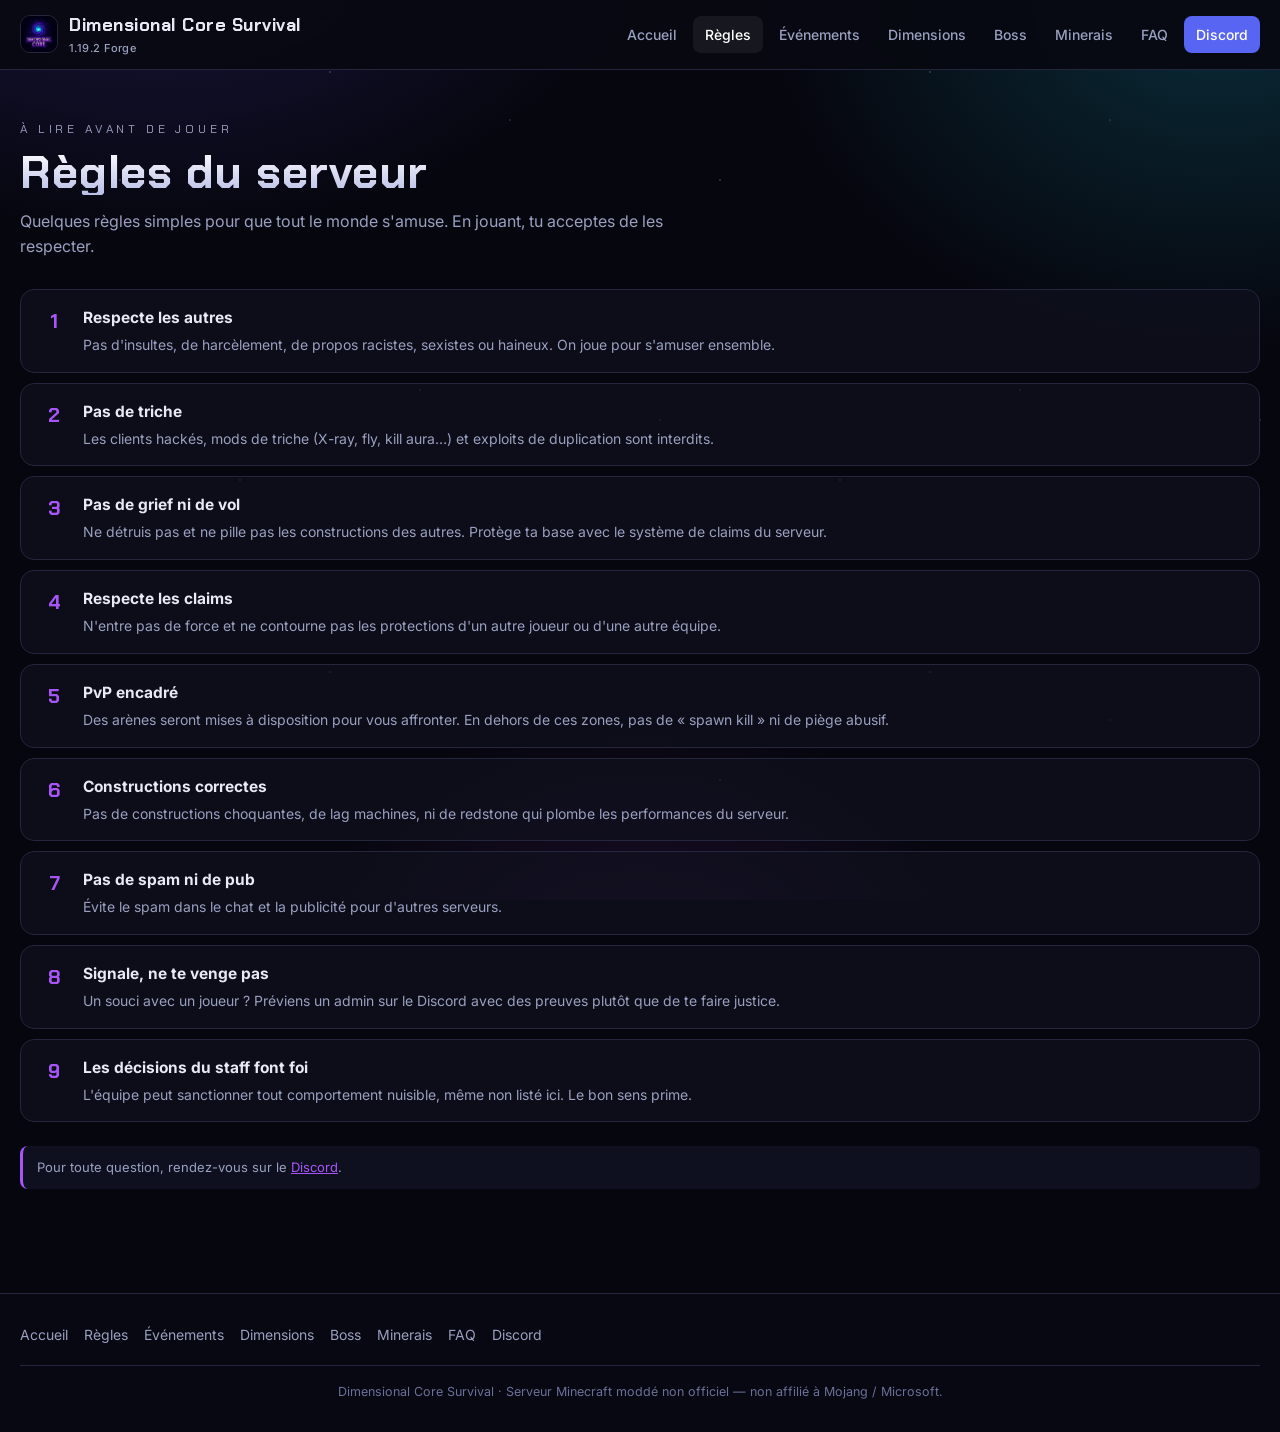
<file: regles.html>
<!DOCTYPE html>
<html lang="fr">
<head>
<meta charset="UTF-8">
<meta name="viewport" content="width=device-width, initial-scale=1.0">
<title>Règles — Dimensional Core Survival</title>
<meta name="description" content="Le règlement du serveur Dimensional Core Survival pour une communauté agréable et équitable.">
<link rel="preconnect" href="https://fonts.googleapis.com">
<link rel="preconnect" href="https://fonts.gstatic.com" crossorigin>
<link href="https://fonts.googleapis.com/css2?family=Chakra+Petch:wght@500;600;700&family=Inter:wght@400;500;600&display=swap" rel="stylesheet">
<link rel="icon" href="logo.png">
<link rel="stylesheet" href="style.css">
</head>
<body>
<div class="stars"></div>

<header class="site-head">
  <nav class="nav">
    <a class="brand" href="index.html"><span class="mark"><img src="logo.png" alt="Dimensional Core"></span><span>Dimensional Core Survival<small>1.19.2 Forge</small></span></a>
    <button class="burger" id="burger" aria-label="Menu"><span></span></button>
    <div class="nav-links" id="navlinks">
      <a href="index.html">Accueil</a>
      <a href="regles.html" class="active">Règles</a>
      <a href="evenements.html">Événements</a>
      <a href="dimensions.html">Dimensions</a>
      <a href="boss.html">Boss</a>
      <a href="minerais.html">Minerais</a>
      <a href="faq.html">FAQ</a>
      <a class="discord" href="https://discord.gg/F83tMfH5z" target="_blank" rel="noopener">Discord</a>
    </div>
  </nav>
</header>

<div class="wrap section-pad">

  <div class="page-title">
    <div class="eyebrow">À lire avant de jouer</div>
    <h1>Règles du serveur</h1>
    <p>Quelques règles simples pour que tout le monde s'amuse. En jouant, tu acceptes de les respecter.</p>
  </div>

  <div style="margin-top:24px">
    <div class="rule"><div class="n">1</div><div><h3>Respecte les autres</h3><p>Pas d'insultes, de harcèlement, de propos racistes, sexistes ou haineux. On joue pour s'amuser ensemble.</p></div></div>
    <div class="rule"><div class="n">2</div><div><h3>Pas de triche</h3><p>Les clients hackés, mods de triche (X-ray, fly, kill aura…) et exploits de duplication sont interdits.</p></div></div>
    <div class="rule"><div class="n">3</div><div><h3>Pas de grief ni de vol</h3><p>Ne détruis pas et ne pille pas les constructions des autres. Protège ta base avec le système de claims du serveur.</p></div></div>
    <div class="rule"><div class="n">4</div><div><h3>Respecte les claims</h3><p>N'entre pas de force et ne contourne pas les protections d'un autre joueur ou d'une autre équipe.</p></div></div>
    <div class="rule"><div class="n">5</div><div><h3>PvP encadré</h3><p>Des arènes seront mises à disposition pour vous affronter. En dehors de ces zones, pas de « spawn kill » ni de piège abusif.</p></div></div>
    <div class="rule"><div class="n">6</div><div><h3>Constructions correctes</h3><p>Pas de constructions choquantes, de lag machines, ni de redstone qui plombe les performances du serveur.</p></div></div>
    <div class="rule"><div class="n">7</div><div><h3>Pas de spam ni de pub</h3><p>Évite le spam dans le chat et la publicité pour d'autres serveurs.</p></div></div>
    <div class="rule"><div class="n">8</div><div><h3>Signale, ne te venge pas</h3><p>Un souci avec un joueur ? Préviens un admin sur le Discord avec des preuves plutôt que de te faire justice.</p></div></div>
    <div class="rule"><div class="n">9</div><div><h3>Les décisions du staff font foi</h3><p>L'équipe peut sanctionner tout comportement nuisible, même non listé ici. Le bon sens prime.</p></div></div>
  </div>

  <div class="note" style="--accent:var(--gold);margin-top:24px">
    Pour toute question, rendez-vous sur le <a href="https://discord.gg/F83tMfH5z" target="_blank" rel="noopener">Discord</a>.
  </div>

</div>

<footer class="site-foot">
  <div class="foot-inner">
    <div class="links">
      <a href="index.html">Accueil</a><a href="regles.html">Règles</a><a href="evenements.html">Événements</a><a href="dimensions.html">Dimensions</a><a href="boss.html">Boss</a><a href="minerais.html">Minerais</a><a href="faq.html">FAQ</a><a class="discord" href="https://discord.gg/F83tMfH5z" target="_blank" rel="noopener">Discord</a>
    </div>
    <div class="small">Dimensional Core Survival · Serveur Minecraft moddé non officiel — non affilié à Mojang / Microsoft.</div>
  </div>
</footer>

<script src="script.js"></script>
</body>
</html>
</file>
<file: style.css>
/* =========================================================
   Dimensional Core Survival — feuille de style partagée
   ========================================================= */
:root{
  --bg:#06060e;
  --panel:#11132099;
  --panel-solid:#121527;
  --line:#23263c;
  --txt:#e7e9f5;
  --muted:#9aa0c0;
  --faint:#6b7099;
  --gold:#a855f7;   /* violet de marque (vortex du logo) */
  --cyan:#22d3ee;   /* cyan du centre du vortex */
  --display:"Chakra Petch", system-ui, sans-serif;
  --body:"Inter", system-ui, -apple-system, sans-serif;
  --maxw:1400px;
}
*{box-sizing:border-box;}
html{scroll-behavior:smooth;}
body{
  margin:0;font-family:var(--body);color:var(--txt);line-height:1.55;
  -webkit-font-smoothing:antialiased;
  background:
    radial-gradient(900px 600px at 12% -10%, #1b1740 0%, transparent 55%),
    radial-gradient(900px 700px at 95% 0%, #0a2c38 0%, transparent 50%),
    radial-gradient(700px 700px at 50% 120%, #241033 0%, transparent 55%),
    var(--bg);
  background-attachment:fixed;
}
.stars{position:fixed;inset:0;z-index:0;pointer-events:none;opacity:.5;
  background-image:
    radial-gradient(1px 1px at 20% 30%, #fff, transparent),
    radial-gradient(1px 1px at 70% 65%, #cdd, transparent),
    radial-gradient(1px 1px at 40% 80%, #fff, transparent),
    radial-gradient(1px 1px at 85% 20%, #aab, transparent),
    radial-gradient(1px 1px at 55% 12%, #fff, transparent),
    radial-gradient(1px 1px at 10% 70%, #bcd, transparent);
  background-repeat:repeat;background-size:600px 600px;}
.wrap{position:relative;z-index:1;max-width:var(--maxw);margin:0 auto;padding:0 20px;}
a{color:var(--gold);}

/* ---------- HEADER / NAV ---------- */
.site-head{position:sticky;top:0;z-index:50;
  background:#080912ee;backdrop-filter:blur(10px);
  border-bottom:1px solid var(--line);}
.nav{display:flex;align-items:center;gap:16px;max-width:var(--maxw);margin:0 auto;
  padding:12px 20px;}
.brand{display:flex;align-items:center;gap:11px;text-decoration:none;color:var(--txt);
  font-family:var(--display);font-weight:700;font-size:18px;letter-spacing:.5px;margin-right:auto;}
.brand .mark{width:38px;height:38px;border-radius:10px;display:flex;align-items:center;
  justify-content:center;background:linear-gradient(145deg,#1a1d33,#0c0e1a);
  border:1px solid var(--line);color:var(--gold);font-size:16px;flex:none;overflow:hidden;}
.brand .mark img{width:100%;height:100%;object-fit:cover;display:block;}
/* Pour ton logo : remplace le texte "DC" de .mark par
   <img src="LIEN" alt="" style="width:100%;height:100%;object-fit:contain;border-radius:8px"> */
.brand small{display:block;font-family:var(--body);font-weight:500;font-size:11px;
  color:var(--muted);letter-spacing:.04em;}
.nav-links{display:flex;align-items:center;gap:4px;}
.nav-links a{text-decoration:none;color:var(--muted);font-size:14px;font-weight:500;
  padding:8px 12px;border-radius:8px;transition:color .12s,background .12s;}
.nav-links a:hover{color:#fff;background:#ffffff0a;}
.nav-links a.active{color:#fff;background:#ffffff10;}
.nav-links a.discord{color:#fff;background:#5865F2;}
.nav-links a.discord:hover{background:#4752d4;}
.burger{display:none;background:none;border:1px solid var(--line);border-radius:9px;
  width:42px;height:38px;cursor:pointer;align-items:center;justify-content:center;}
.burger span,.burger span::before,.burger span::after{content:"";display:block;width:18px;
  height:2px;background:var(--txt);position:relative;transition:.2s;}
.burger span::before{position:absolute;top:-6px;}
.burger span::after{position:absolute;top:6px;}

@media(max-width:760px){
  .burger{display:flex;}
  .nav-links{position:absolute;top:100%;left:0;right:0;flex-direction:column;align-items:stretch;
    gap:2px;background:#0a0c16;border-bottom:1px solid var(--line);padding:10px 16px 16px;
    display:none;}
  .nav-links.open{display:flex;}
  .nav-links a{padding:12px;border-radius:10px;}
}

/* ---------- HERO ---------- */
.hero{padding:70px 0 36px;text-align:center;}
.hero .logo-slot{width:96px;height:96px;margin:0 auto 22px;border-radius:18px;
  display:flex;align-items:center;justify-content:center;
  background:linear-gradient(145deg,#1a1d33,#0c0e1a);border:1px solid var(--line);
  box-shadow:0 0 0 1px #ffffff08,0 18px 50px -20px #000;
  font-family:var(--display);font-weight:700;font-size:34px;color:var(--gold);letter-spacing:1px;}
.eyebrow{font-family:var(--display);text-transform:uppercase;letter-spacing:.32em;
  font-size:12px;color:var(--muted);margin-bottom:14px;}
h1{font-family:var(--display);font-weight:700;font-size:clamp(32px,6vw,58px);line-height:1.02;
  margin:0 0 14px;letter-spacing:.5px;
  background:linear-gradient(180deg,#fff,#b9bee6);-webkit-background-clip:text;
  background-clip:text;color:transparent;}
.hero-brand{margin:0 0 28px;background:none;-webkit-text-fill-color:initial;}
.hero-logo{display:block;width:min(82%,360px);height:auto;margin:0 auto;
  filter:drop-shadow(0 14px 50px #a855f766);}
h1.survival{font-size:clamp(24px,5vw,42px);letter-spacing:.4em;text-indent:.4em;
  margin:-4px 0 0;line-height:1.1;
  background:linear-gradient(90deg,#c4b5fd,#22d3ee);-webkit-background-clip:text;
  background-clip:text;color:transparent;}
.hero p.lead{max-width:580px;margin:0 auto;color:var(--muted);font-size:16px;}
.cta{display:flex;gap:12px;justify-content:center;flex-wrap:wrap;margin-top:28px;}
.btn{display:inline-flex;align-items:center;gap:8px;text-decoration:none;font-weight:600;
  font-size:14.5px;padding:13px 22px;border-radius:12px;border:1px solid var(--line);
  color:var(--txt);background:#10121f;transition:transform .12s,border-color .12s,background .12s;}
.btn:hover{transform:translateY(-2px);}
.btn.primary{background:var(--gold);color:#fff;border-color:var(--gold);}
.btn.discord{background:#5865F2;color:#fff;border-color:#5865F2;}

/* ---------- PAGE TITLE (sous-pages) ---------- */
.page-title{padding:50px 0 6px;}
.page-title .eyebrow{margin-bottom:10px;}
.page-title h1{font-size:clamp(30px,5vw,46px);text-align:left;}
.page-title p{color:var(--muted);max-width:680px;margin:6px 0 0;}

/* ---------- SECTIONS GÉNÉRIQUES ---------- */
section.block{margin-top:40px;}
section.block > h2{font-family:var(--display);font-size:22px;margin:0 0 16px;letter-spacing:.4px;}

/* feature grid (accueil) */
.grid{display:grid;gap:14px;}
.grid.cols-3{grid-template-columns:repeat(auto-fill,minmax(240px,1fr));}
.grid.cols-2{grid-template-columns:repeat(auto-fill,minmax(300px,1fr));}
.card{background:var(--panel);border:1px solid var(--line);border-radius:16px;padding:20px;}
.card h3{font-family:var(--display);font-size:17px;margin:0 0 7px;display:flex;align-items:center;gap:9px;}
.card p{margin:0;color:var(--muted);font-size:14px;}
.card .ic{font-size:20px;}

/* join box */
.join{background:var(--panel);border:1px solid var(--line);border-radius:18px;padding:24px;
  border-top:3px solid var(--gold);}
.join .ipline{display:flex;flex-wrap:wrap;gap:10px;align-items:center;margin:6px 0 16px;}
.ipchip{font-family:var(--display);font-size:18px;letter-spacing:.5px;background:#0d0f1c;
  border:1px dashed var(--line);border-radius:10px;padding:10px 16px;color:#fff;}
.meta{display:flex;flex-wrap:wrap;gap:8px;margin-top:6px;}
.meta span{font-size:12.5px;color:var(--muted);background:#0d0f1c;border:1px solid var(--line);
  border-radius:7px;padding:5px 10px;}
ol.steps{margin:10px 0 0;padding-left:20px;color:var(--muted);font-size:14.5px;}
ol.steps li{margin:7px 0;}

/* ---------- DIMENSION CARDS ---------- */
.dim-grid{display:grid;gap:16px;grid-template-columns:repeat(auto-fill,minmax(280px,1fr));margin-top:8px;}
.dim-card{--accent:#7c84ff;background:var(--panel);border:1px solid var(--line);
  border-radius:18px;border-top:3px solid var(--accent);padding:22px;
  box-shadow:0 0 60px -34px var(--accent);scroll-margin-top:80px;transition:transform .12s;}
.dim-card:hover{transform:translateY(-3px);}
.dim-card .badge-dim{display:inline-flex;align-items:center;gap:7px;font-family:var(--display);
  font-size:11px;letter-spacing:.16em;text-transform:uppercase;color:var(--accent);
  border:1px solid var(--accent);border-radius:6px;padding:3px 9px;margin-bottom:12px;}
.dim-card h3{font-family:var(--display);font-size:20px;margin:0 0 8px;color:#fff;}
.dim-card p{margin:0 0 14px;color:var(--muted);font-size:14px;}
.dim-card .how{font-size:13.5px;color:var(--txt);background:#0d0f1c;border-left:3px solid var(--accent);
  border-radius:8px;padding:11px 13px;}
.dim-card .how b{color:var(--accent);}

/* ---------- ORE ATLAS (page minerais) ---------- */
.search{margin:8px auto 8px;max-width:480px;position:relative;}
.search input{width:100%;padding:15px 18px 15px 46px;border-radius:14px;background:var(--panel-solid);
  border:1px solid var(--line);color:var(--txt);font-family:var(--body);font-size:15px;outline:none;
  transition:border-color .15s,box-shadow .15s;}
.search input:focus{border-color:var(--gold);box-shadow:0 0 0 3px #a855f733;}
.search svg{position:absolute;left:16px;top:50%;transform:translateY(-50%);width:18px;height:18px;stroke:var(--muted);}
.count{color:var(--faint);font-size:13px;margin:10px 0 0;min-height:18px;}
.portals{display:flex;flex-wrap:wrap;gap:9px;margin:18px 0 0;}
.portals a{display:inline-flex;align-items:center;gap:8px;padding:8px 14px;border-radius:999px;
  background:#10121f;border:1px solid var(--line);text-decoration:none;color:var(--txt);
  font-size:13px;font-weight:500;transition:transform .12s,border-color .12s;}
.portals a:hover{transform:translateY(-2px);border-color:var(--dot,#444);}
.portals a .dot{width:9px;height:9px;border-radius:50%;background:var(--dot);box-shadow:0 0 8px var(--dot);}
section.dim{--accent:#7c84ff;margin-top:34px;padding:26px;border-radius:20px;background:var(--panel);
  border:1px solid var(--line);border-top:3px solid var(--accent);
  box-shadow:0 0 60px -30px var(--accent),0 24px 60px -40px #000;scroll-margin-top:80px;}
.dim-head{display:flex;align-items:baseline;gap:14px;flex-wrap:wrap;margin-bottom:4px;}
.dim-head h2{font-family:var(--display);font-weight:700;font-size:24px;margin:0;color:#fff;letter-spacing:.4px;}
.dim-head .tag{font-family:var(--display);font-size:11px;letter-spacing:.18em;text-transform:uppercase;
  color:var(--accent);border:1px solid var(--accent);border-radius:6px;padding:3px 8px;opacity:.9;}
.dim-desc{color:var(--muted);font-size:14px;margin:6px 0 18px;}
.sub{font-family:var(--display);font-size:12px;letter-spacing:.14em;text-transform:uppercase;
  color:var(--faint);margin:18px 0 10px;}
.ores{display:grid;grid-template-columns:repeat(auto-fill,minmax(220px,1fr));gap:10px;}
.ore{background:#0e1020;border:1px solid var(--line);border-radius:12px;padding:12px 14px;
  display:flex;flex-direction:column;gap:3px;transition:border-color .12s,transform .12s;}
.ore:hover{border-color:var(--accent);transform:translateY(-2px);}
.ore .nm{font-weight:600;font-size:14.5px;display:flex;align-items:center;gap:7px;}
.ore .nm::before{content:"";width:8px;height:8px;border-radius:2px;background:var(--accent);
  box-shadow:0 0 7px var(--accent);flex:none;}
.ore .loc{font-size:12.5px;color:var(--muted);}
.ore .badge{align-self:flex-start;margin-top:4px;font-size:10.5px;font-weight:600;letter-spacing:.04em;
  padding:2px 7px;border-radius:5px;background:var(--accent);color:#06070d;opacity:.92;}
details.cc{margin-top:12px;border:1px dashed var(--line);border-radius:12px;background:#0c0e1c;overflow:hidden;}
details.cc>summary{cursor:pointer;list-style:none;padding:13px 16px;font-weight:600;font-size:14px;
  display:flex;align-items:center;justify-content:space-between;color:#fff;}
details.cc>summary::-webkit-details-marker{display:none;}
details.cc>summary .chev{transition:transform .2s;color:var(--accent);}
details.cc[open]>summary .chev{transform:rotate(90deg);}
.cc-body{padding:0 16px 16px;}
.cc-body .sub{margin-top:14px;}
.chips{display:flex;flex-wrap:wrap;gap:6px;}
.chip{font-size:12.5px;padding:5px 10px;border-radius:7px;background:#141733;border:1px solid var(--line);color:#cfd3ee;}
.note{font-size:13px;color:var(--muted);background:#0e1020;border-left:3px solid var(--accent);
  padding:11px 14px;border-radius:8px;margin-top:14px;}

/* ---------- FAQ ACCORDION ---------- */
.faq-cat{margin-top:26px;}
.faq-cat > h2{font-family:var(--display);font-size:20px;margin:0 0 12px;display:flex;align-items:center;gap:10px;}
details.q{background:var(--panel);border:1px solid var(--line);border-radius:12px;margin-bottom:8px;overflow:hidden;}
details.q>summary{cursor:pointer;list-style:none;padding:15px 18px;font-weight:500;font-size:15px;
  display:flex;align-items:center;justify-content:space-between;gap:12px;color:var(--txt);}
details.q>summary::-webkit-details-marker{display:none;}
details.q>summary .plus{color:var(--gold);font-size:20px;line-height:1;transition:transform .2s;flex:none;}
details.q[open]>summary .plus{transform:rotate(45deg);}
details.q .ans{padding:0 18px 16px;color:var(--muted);font-size:14px;}
details.q .ans a{color:var(--gold);}

/* ---------- RULES ---------- */
.rule{display:flex;gap:14px;background:var(--panel);border:1px solid var(--line);border-radius:14px;
  padding:16px 18px;margin-bottom:10px;}
.rule .n{font-family:var(--display);font-weight:700;font-size:20px;color:var(--gold);flex:none;
  width:30px;text-align:center;}
.rule h3{margin:0 0 4px;font-size:15.5px;}
.rule p{margin:0;color:var(--muted);font-size:14px;}

/* ---------- FOOTER ---------- */
footer.site-foot{margin-top:64px;border-top:1px solid var(--line);background:#080912aa;}
.foot-inner{max-width:var(--maxw);margin:0 auto;padding:30px 20px;display:flex;flex-wrap:wrap;
  gap:20px;justify-content:space-between;align-items:center;}
.foot-inner .links{display:flex;flex-wrap:wrap;gap:16px;}
.foot-inner a{color:var(--muted);text-decoration:none;font-size:14px;}
.foot-inner a:hover{color:#fff;}
.foot-inner .small{color:var(--faint);font-size:12.5px;width:100%;text-align:center;border-top:1px solid var(--line);padding-top:16px;}

.boss-list{list-style:none;margin:12px 0 0;padding:0;}
.boss-list li{padding:9px 0;border-top:1px solid var(--line);font-size:14.5px;color:var(--txt);}
.boss-list li:first-child{border-top:none;}
.boss-list li small{display:block;color:var(--muted);font-size:12.5px;margin-top:2px;}
.order-note{background:var(--panel);border:1px solid var(--line);border-left:3px solid var(--gold);
  border-radius:14px;padding:18px 20px;margin-top:8px;}
.order-note h3{font-family:var(--display);margin:0 0 8px;font-size:16px;color:#fff;}
.order-note p{margin:0;color:var(--muted);font-size:14px;}
.coming{text-align:center;padding:60px 20px;}
.coming .big{font-size:54px;margin-bottom:10px;}
.coming h2{font-family:var(--display);font-size:26px;margin:0 0 10px;color:#fff;}
.coming p{color:var(--muted);max-width:460px;margin:0 auto;}

/* ---- Boss page : 1 mod par ligne + dropdowns par boss ---- */
.boss-stack{display:flex;flex-direction:column;gap:16px;margin-top:22px;}
.boss-mod{--accent:#7c84ff;background:var(--panel);border:1px solid var(--line);
  border-radius:18px;border-top:3px solid var(--accent);padding:22px;
  box-shadow:0 0 60px -34px var(--accent),0 24px 60px -42px #000;}
.boss-mod .badge-dim{display:inline-flex;align-items:center;gap:7px;font-family:var(--display);
  font-size:11px;letter-spacing:.16em;text-transform:uppercase;color:var(--accent);
  border:1px solid var(--accent);border-radius:6px;padding:3px 9px;margin-bottom:12px;}
.boss-mod h3{font-family:var(--display);font-size:20px;margin:0 0 6px;color:#fff;}
.boss-mod>p{margin:0 0 8px;color:var(--muted);font-size:14px;}
.boss-drops{display:flex;flex-direction:column;gap:8px;margin-top:14px;}
details.bd{border:1px solid var(--line);border-radius:10px;background:#0e1020;overflow:hidden;
  transition:border-color .12s;}
details.bd[open]{border-color:var(--accent);}
details.bd>summary{cursor:pointer;list-style:none;padding:12px 14px;font-weight:600;
  font-size:14.5px;display:flex;align-items:center;gap:10px;color:var(--txt);}
details.bd>summary::-webkit-details-marker{display:none;}
details.bd>summary::before{content:"";width:8px;height:8px;border-radius:2px;background:var(--accent);
  box-shadow:0 0 7px var(--accent);flex:none;}
details.bd>summary .nm{flex:1;}
details.bd>summary .chev{color:var(--accent);transition:transform .2s;font-size:16px;}
details.bd[open]>summary .chev{transform:rotate(90deg);}
.bd-body{padding:2px 14px 16px;display:flex;gap:16px;align-items:flex-start;}
.bd-photo{width:140px;height:140px;border-radius:12px;overflow:hidden;background:#0a0c16;
  border:1px solid var(--line);flex:none;}
.bd-photo img{width:100%;height:100%;object-fit:cover;display:block;}
.bd-photo.empty{display:flex;align-items:center;justify-content:center;}
.bd-photo.empty::after{content:"📷";font-size:30px;opacity:.35;}
.bd-how{font-size:13.5px;color:var(--muted);margin:0;line-height:1.65;max-width:780px;}
.bd-how b{color:var(--txt);}
/* minerais : 2 images + infos */
.ore-imgs{display:flex;gap:10px;flex:none;}
.ore-imgs figure{margin:0;}
.ore-imgs .bd-photo{width:104px;height:104px;}
.ore-imgs figcaption{font-size:11px;color:var(--faint);text-align:center;margin-top:5px;}
.bd-info{margin:0;padding:0;list-style:none;font-size:13.5px;color:var(--muted);line-height:1.7;}
.bd-info li{margin:2px 0;}
.bd-info b{color:var(--txt);}
@media(max-width:520px){
  .bd-body{flex-direction:column;}
  .bd-photo{width:100%;height:180px;}
  .ore-imgs .bd-photo{width:88px;height:88px;}
}

.hidden{display:none !important;}
.empty{text-align:center;color:var(--faint);padding:30px;font-size:14px;}
.section-pad{padding-bottom:40px;}

@media (prefers-reduced-motion: reduce){*{transition:none !important;scroll-behavior:auto !important;}}
@media(max-width:520px){
  section.dim{padding:20px 16px;}
  .ores{grid-template-columns:1fr 1fr;}
  .page-title h1{text-align:left;}
}
</file>
